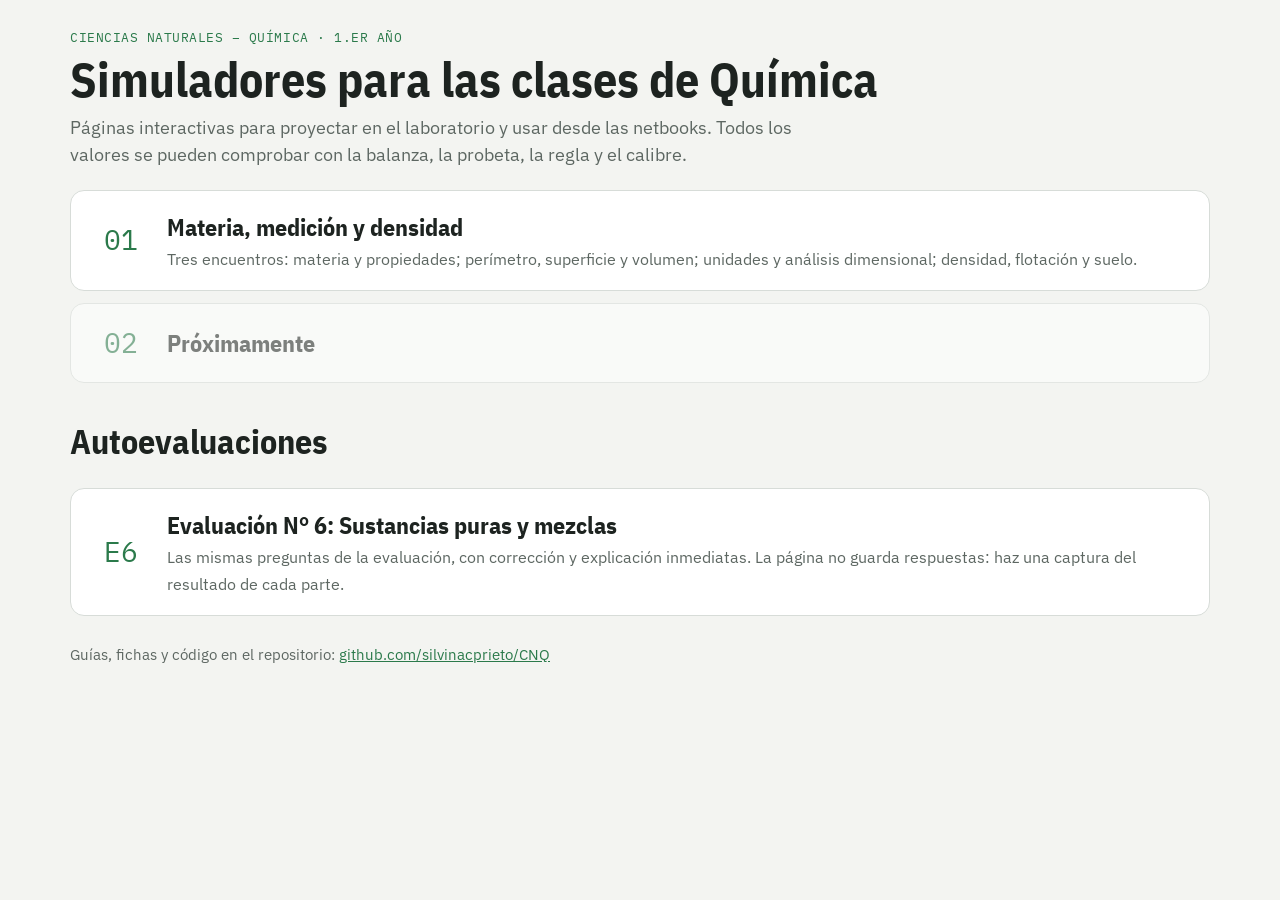
<file: index.html>
<!DOCTYPE html>
<html lang="es">
<head>
<meta charset="utf-8">
<meta name="viewport" content="width=device-width, initial-scale=1">
<title>Ciencias Naturales – Química · 1.er año</title>
<link rel="preconnect" href="https://fonts.googleapis.com">
<link rel="preconnect" href="https://fonts.gstatic.com" crossorigin>
<link href="https://fonts.googleapis.com/css2?family=IBM+Plex+Mono:wght@400;600&family=IBM+Plex+Sans+Condensed:wght@500;700&family=IBM+Plex+Sans:wght@400;600&display=swap" rel="stylesheet">
<link rel="stylesheet" href="clases/01-materia-medicion-densidad/simuladores/estilo.css">
<style>
.clases { display: grid; gap: 12px; }
a.clase, div.clase {
  display: grid; grid-template-columns: 64px 1fr; gap: 14px; align-items: center;
  background: var(--surface); border: 1px solid var(--line); border-radius: 14px; padding: 18px; text-decoration: none; color: var(--ink);
}
a.clase:hover, a.clase:focus-visible { border-color: var(--accent); outline: none; }
.clase .n { font-family: var(--font-mono); font-size: 28px; color: var(--accent); text-align: center; }
.clase .t { font-family: var(--font-display); font-size: 24px; font-weight: 700; display: block; }
.clase .d { font-size: 16px; color: var(--muted); }
.pendiente { opacity: .55; }
</style>
</head>
<body>
<header class="top">
  <div class="kicker">CIENCIAS NATURALES – QUÍMICA · 1.ER AÑO</div>
  <h1>Simuladores para las clases de Química</h1>
  <p class="lead">Páginas interactivas para proyectar en el laboratorio y usar desde las netbooks. Todos los valores se pueden comprobar con la balanza, la probeta, la regla y el calibre.</p>
</header>
<main>
  <div class="clases">
    <a class="clase" href="clases/01-materia-medicion-densidad/simuladores/">
      <span class="n">01</span>
      <span><span class="t">Materia, medición y densidad</span><span class="d">Tres encuentros: materia y propiedades; perímetro, superficie y volumen; unidades y análisis dimensional; densidad, flotación y suelo.</span></span>
    </a>
    <div class="clase pendiente">
      <span class="n">02</span>
      <span><span class="t">Próximamente</span></span>
    </div>
  </div>
  <h2 style="margin-top:12px">Autoevaluaciones</h2>
  <div class="clases">
    <a class="clase" href="evaluaciones/06-sustancias-puras-y-mezclas/">
      <span class="n">E6</span>
      <span><span class="t">Evaluación N° 6: Sustancias puras y mezclas</span><span class="d">Las mismas preguntas de la evaluación, con corrección y explicación inmediatas. La página no guarda respuestas: haz una captura del resultado de cada parte.</span></span>
    </a>
  </div>
  <p class="nota">Guías, fichas y código en el repositorio: <a href="https://github.com/silvinacprieto/CNQ">github.com/silvinacprieto/CNQ</a></p>
</main>
</body>
</html>
</file>
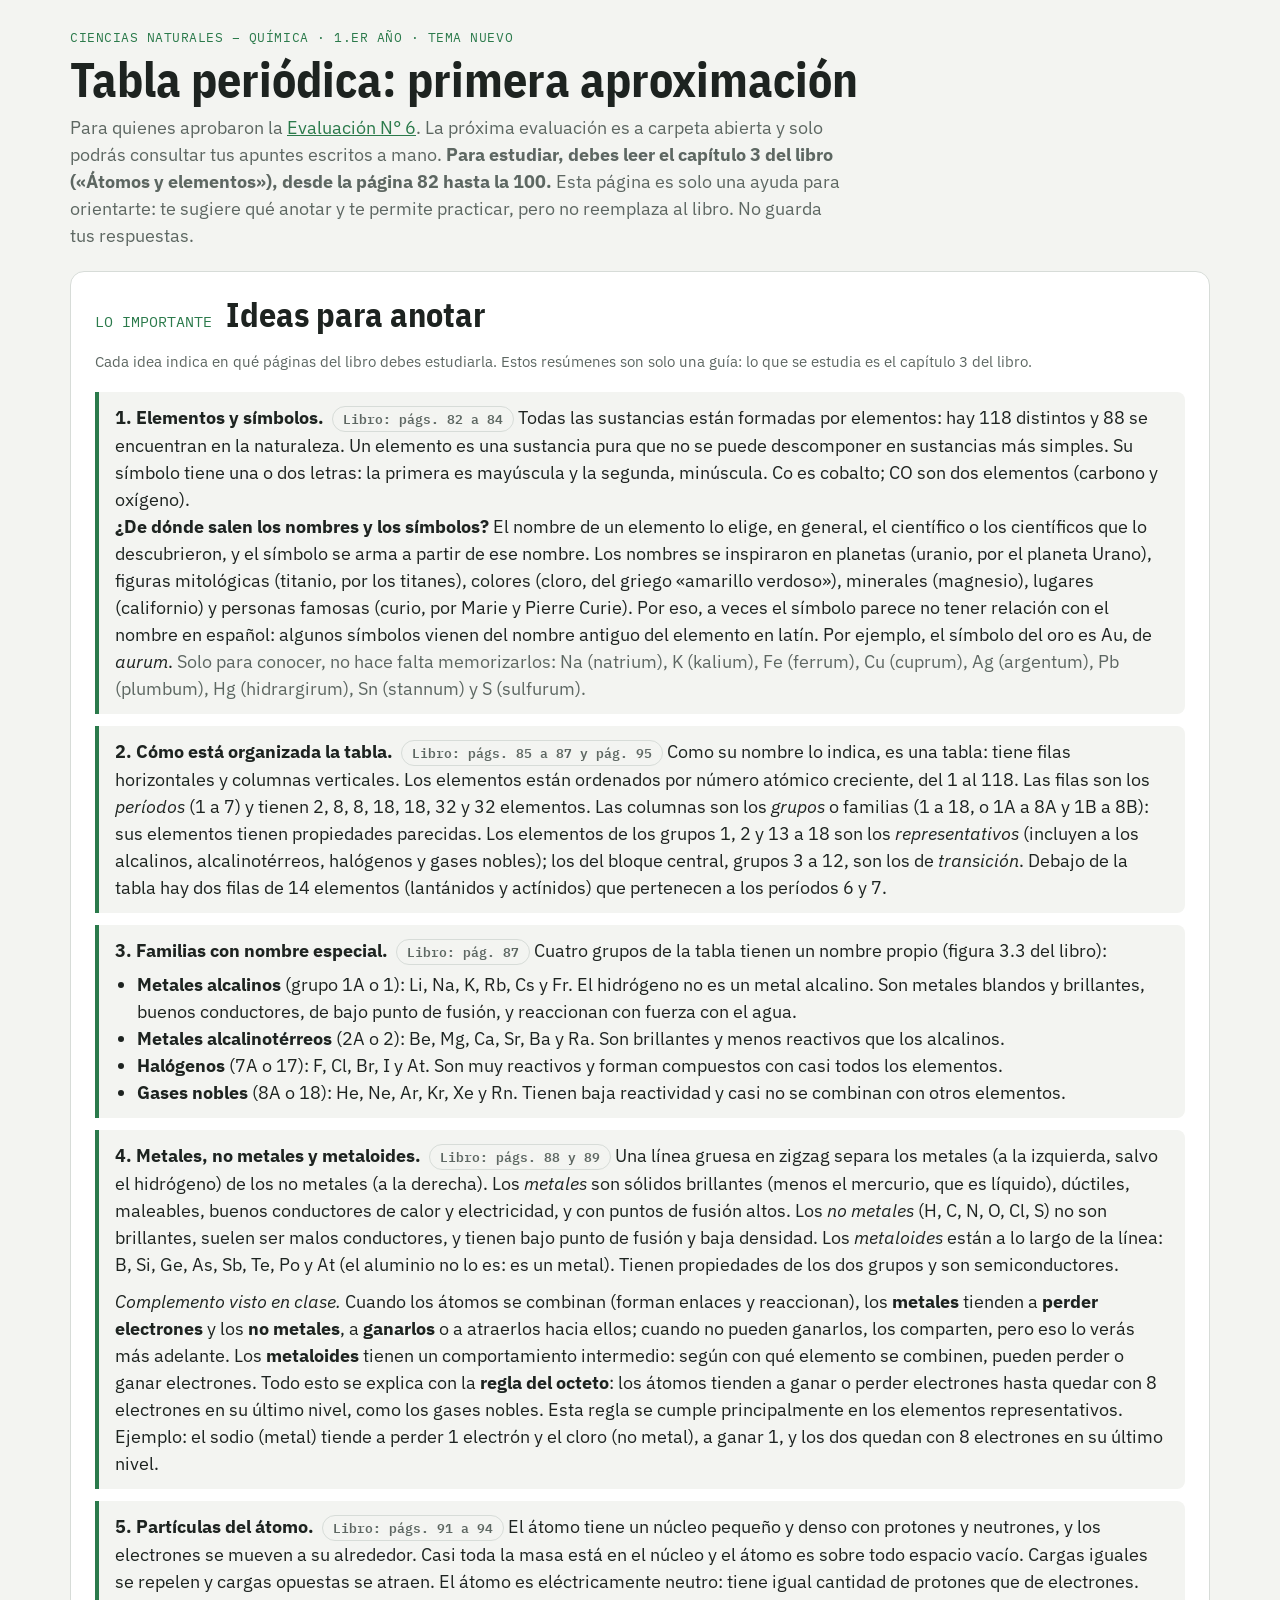
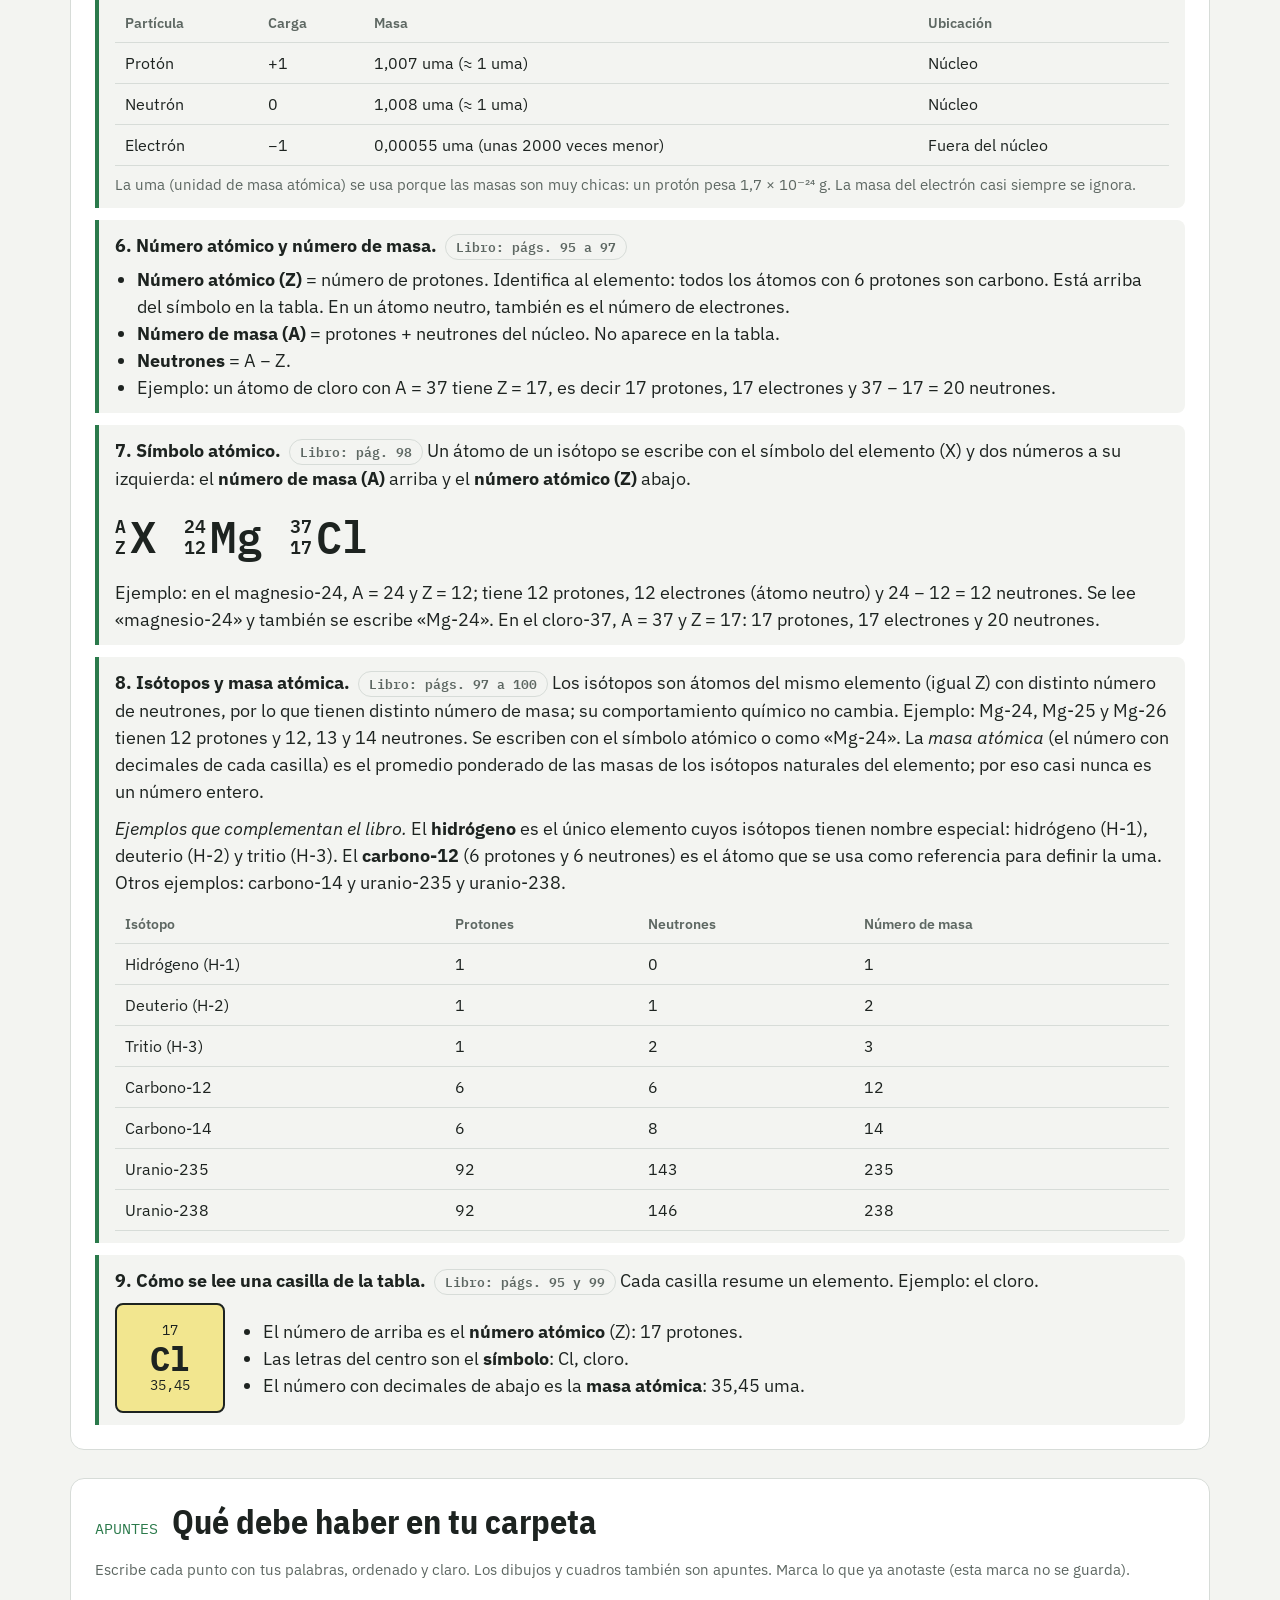
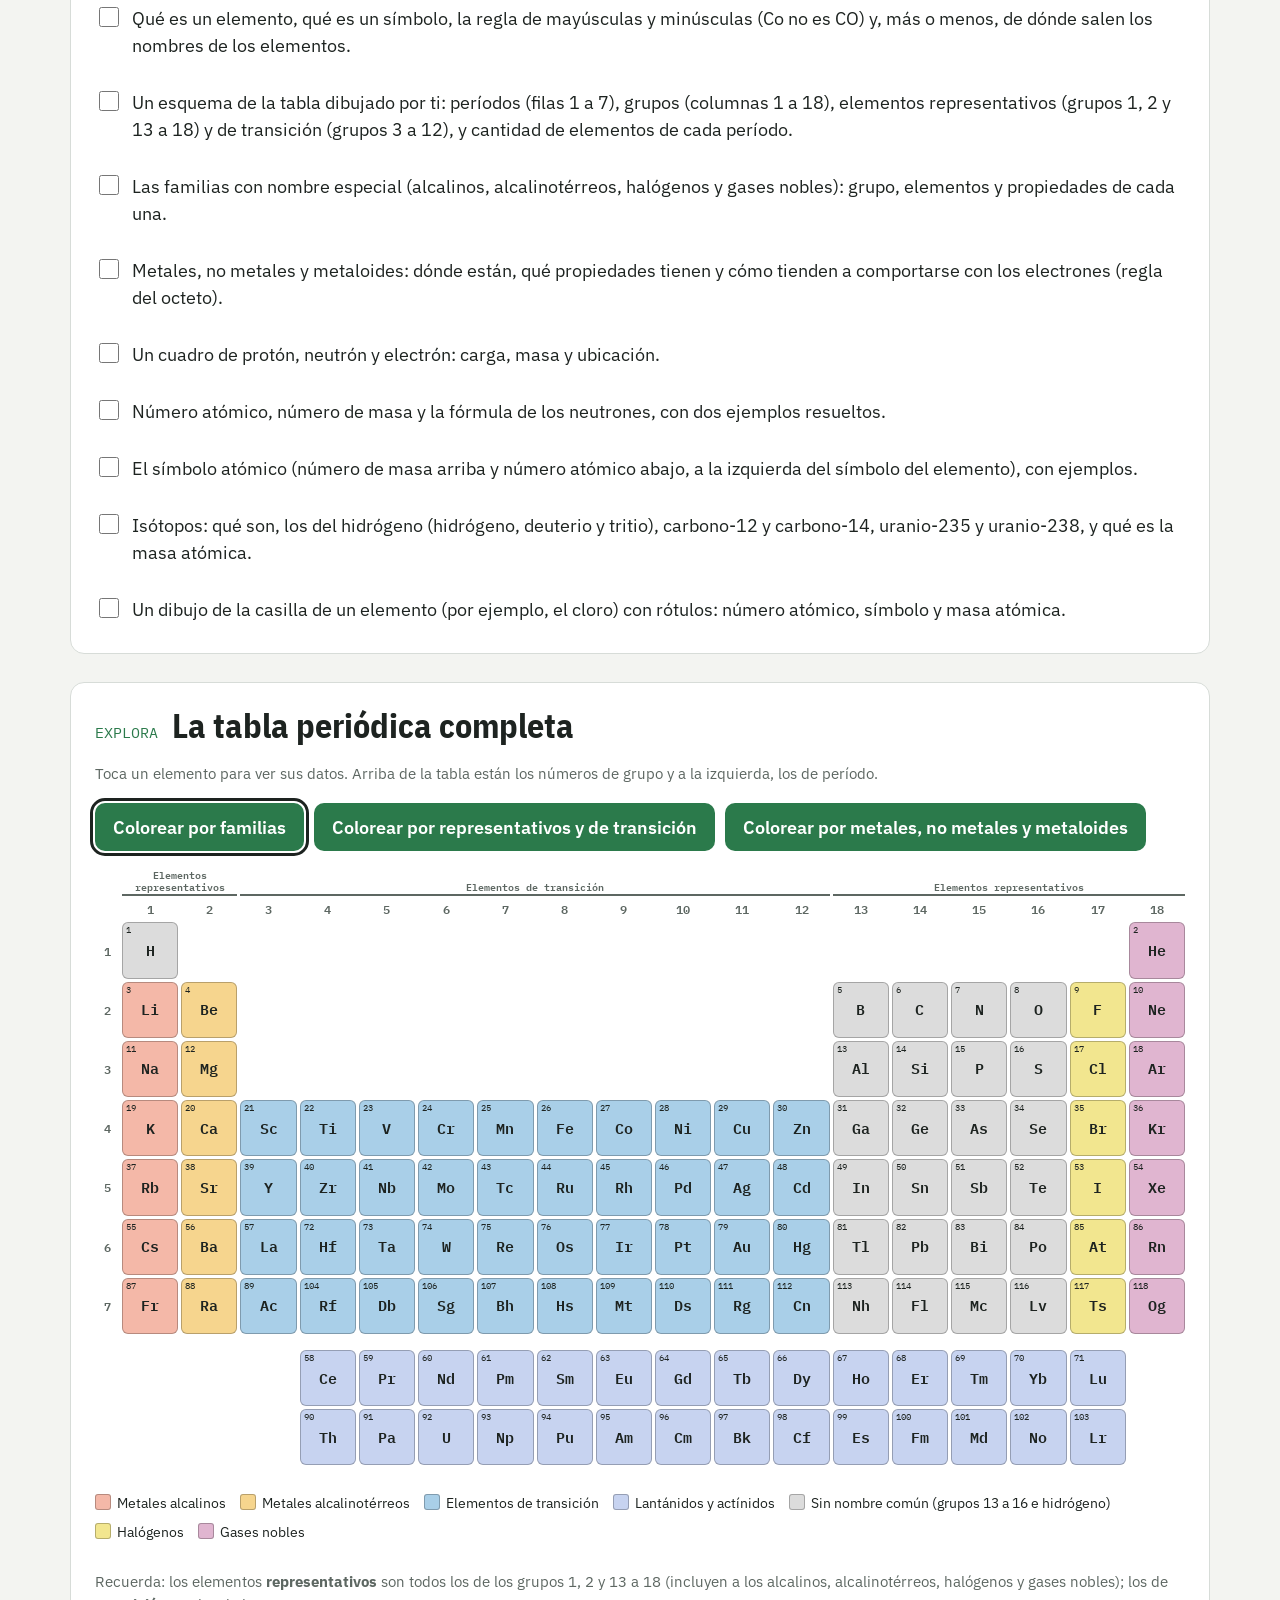
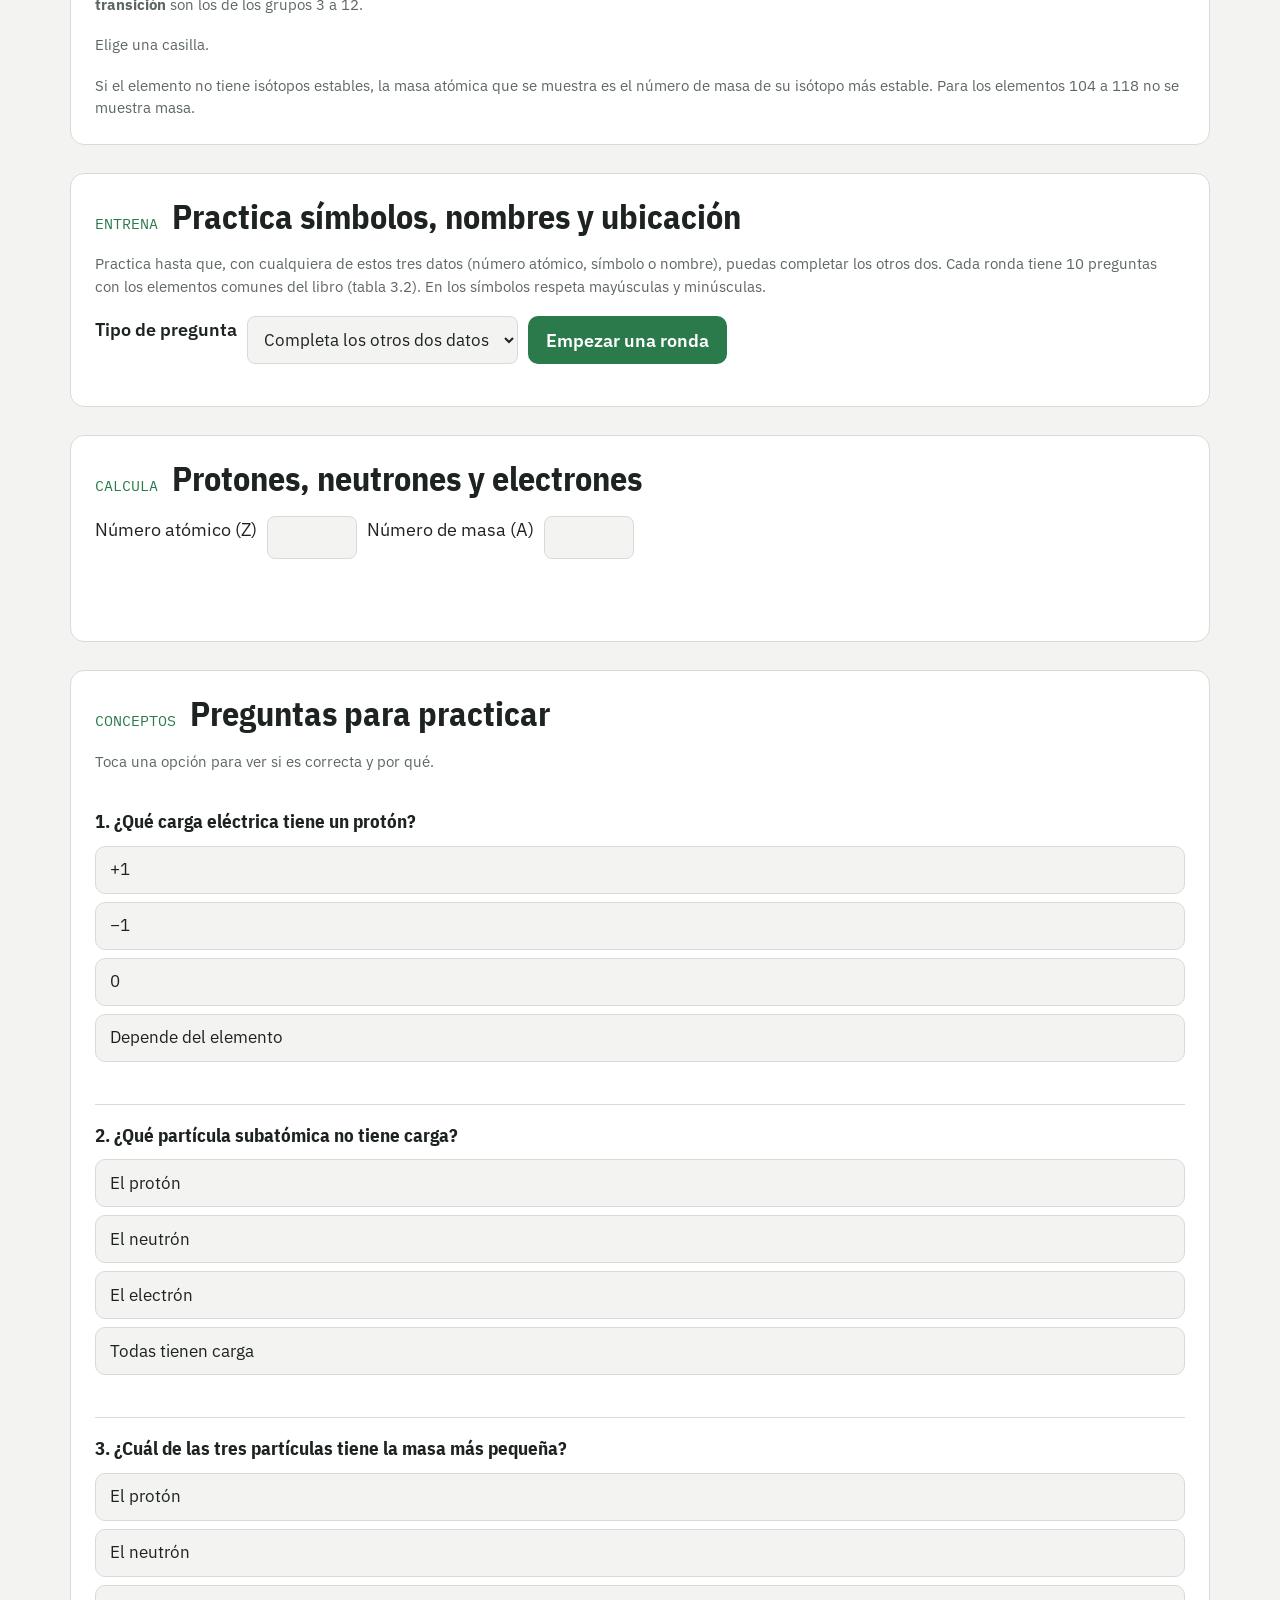
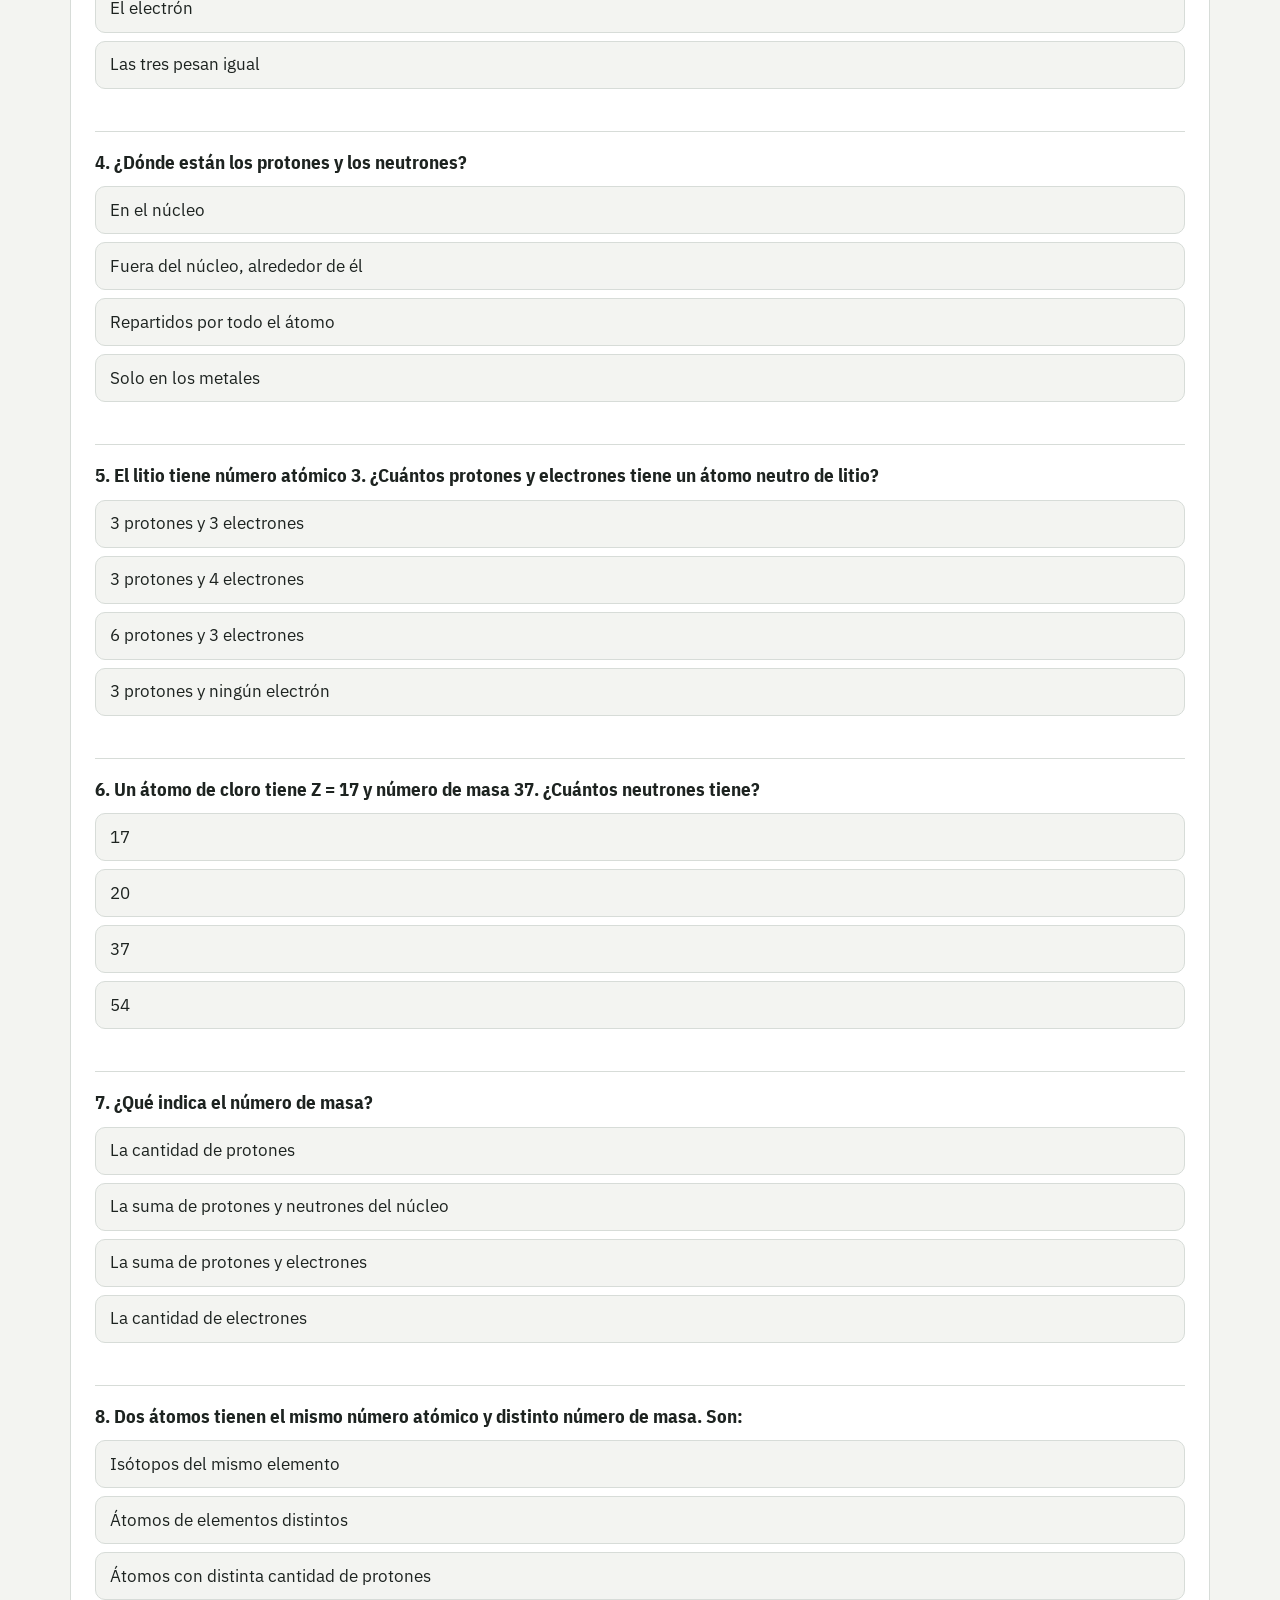
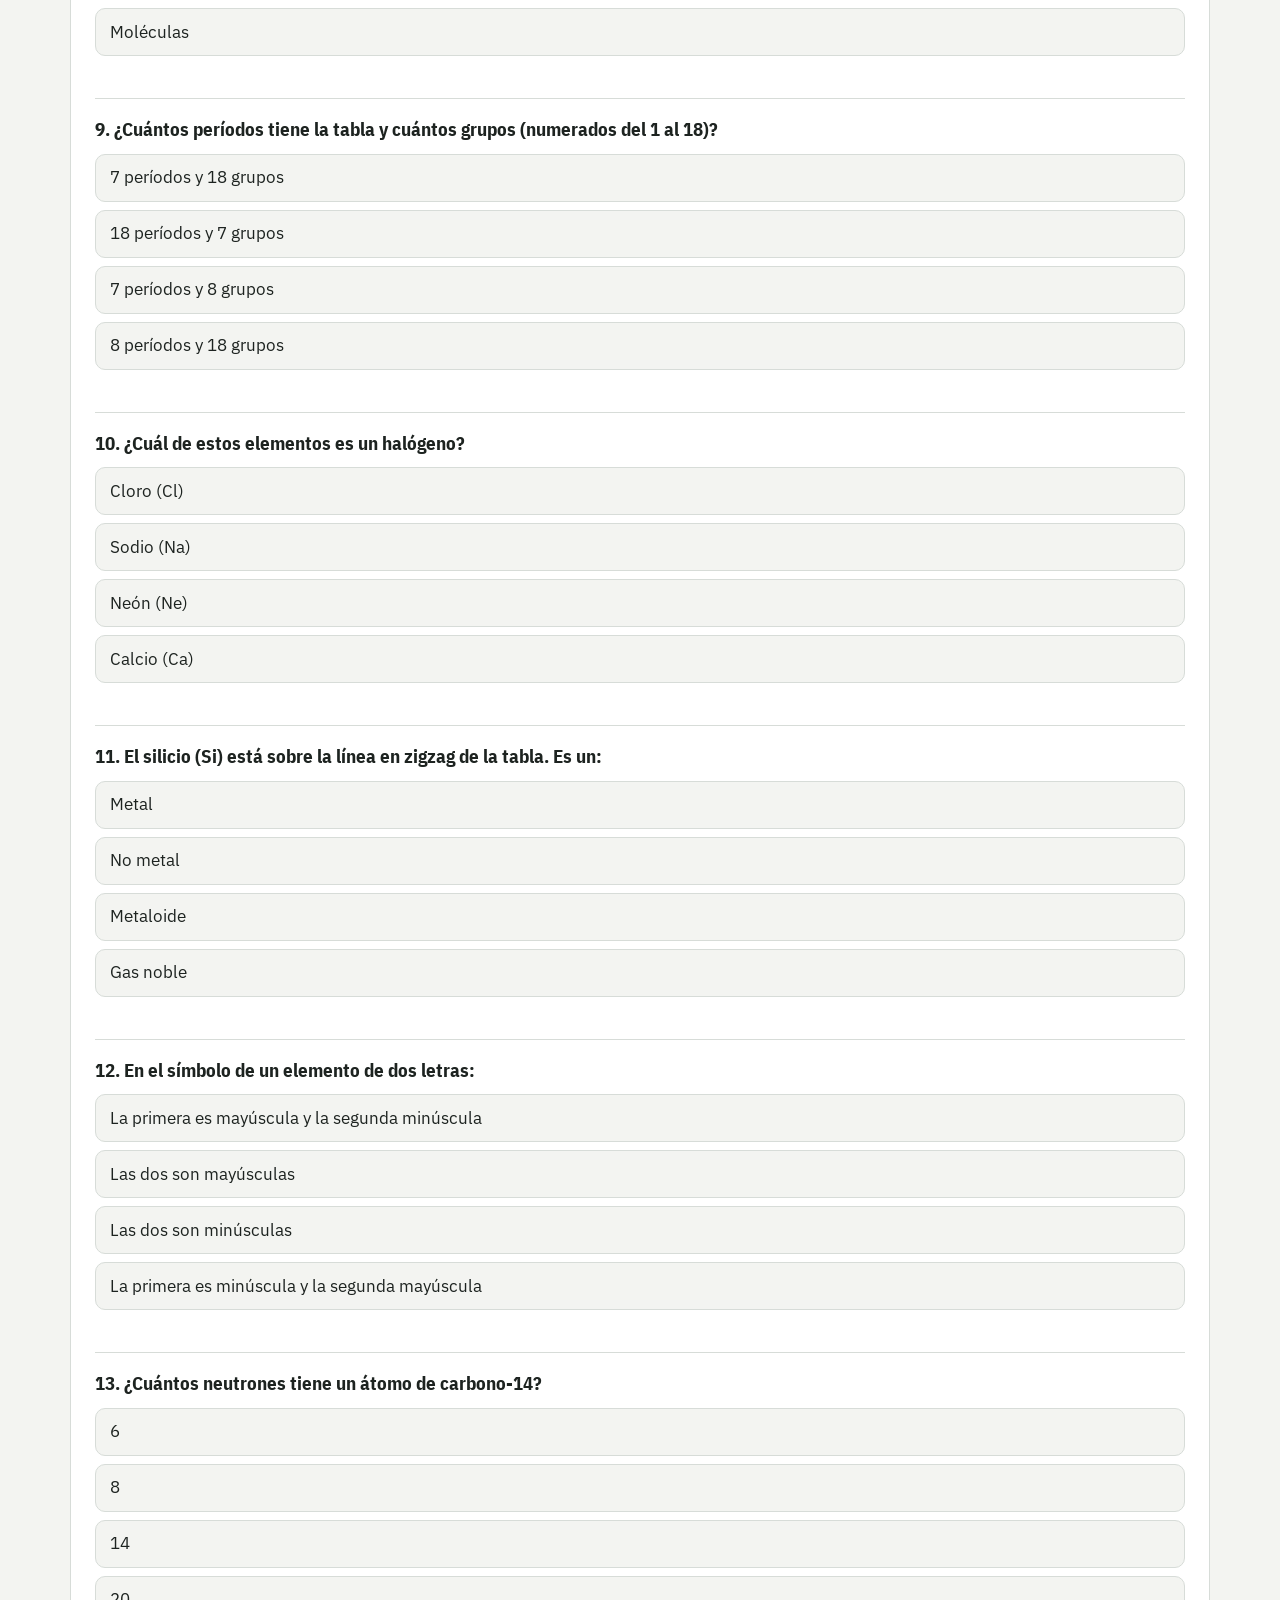
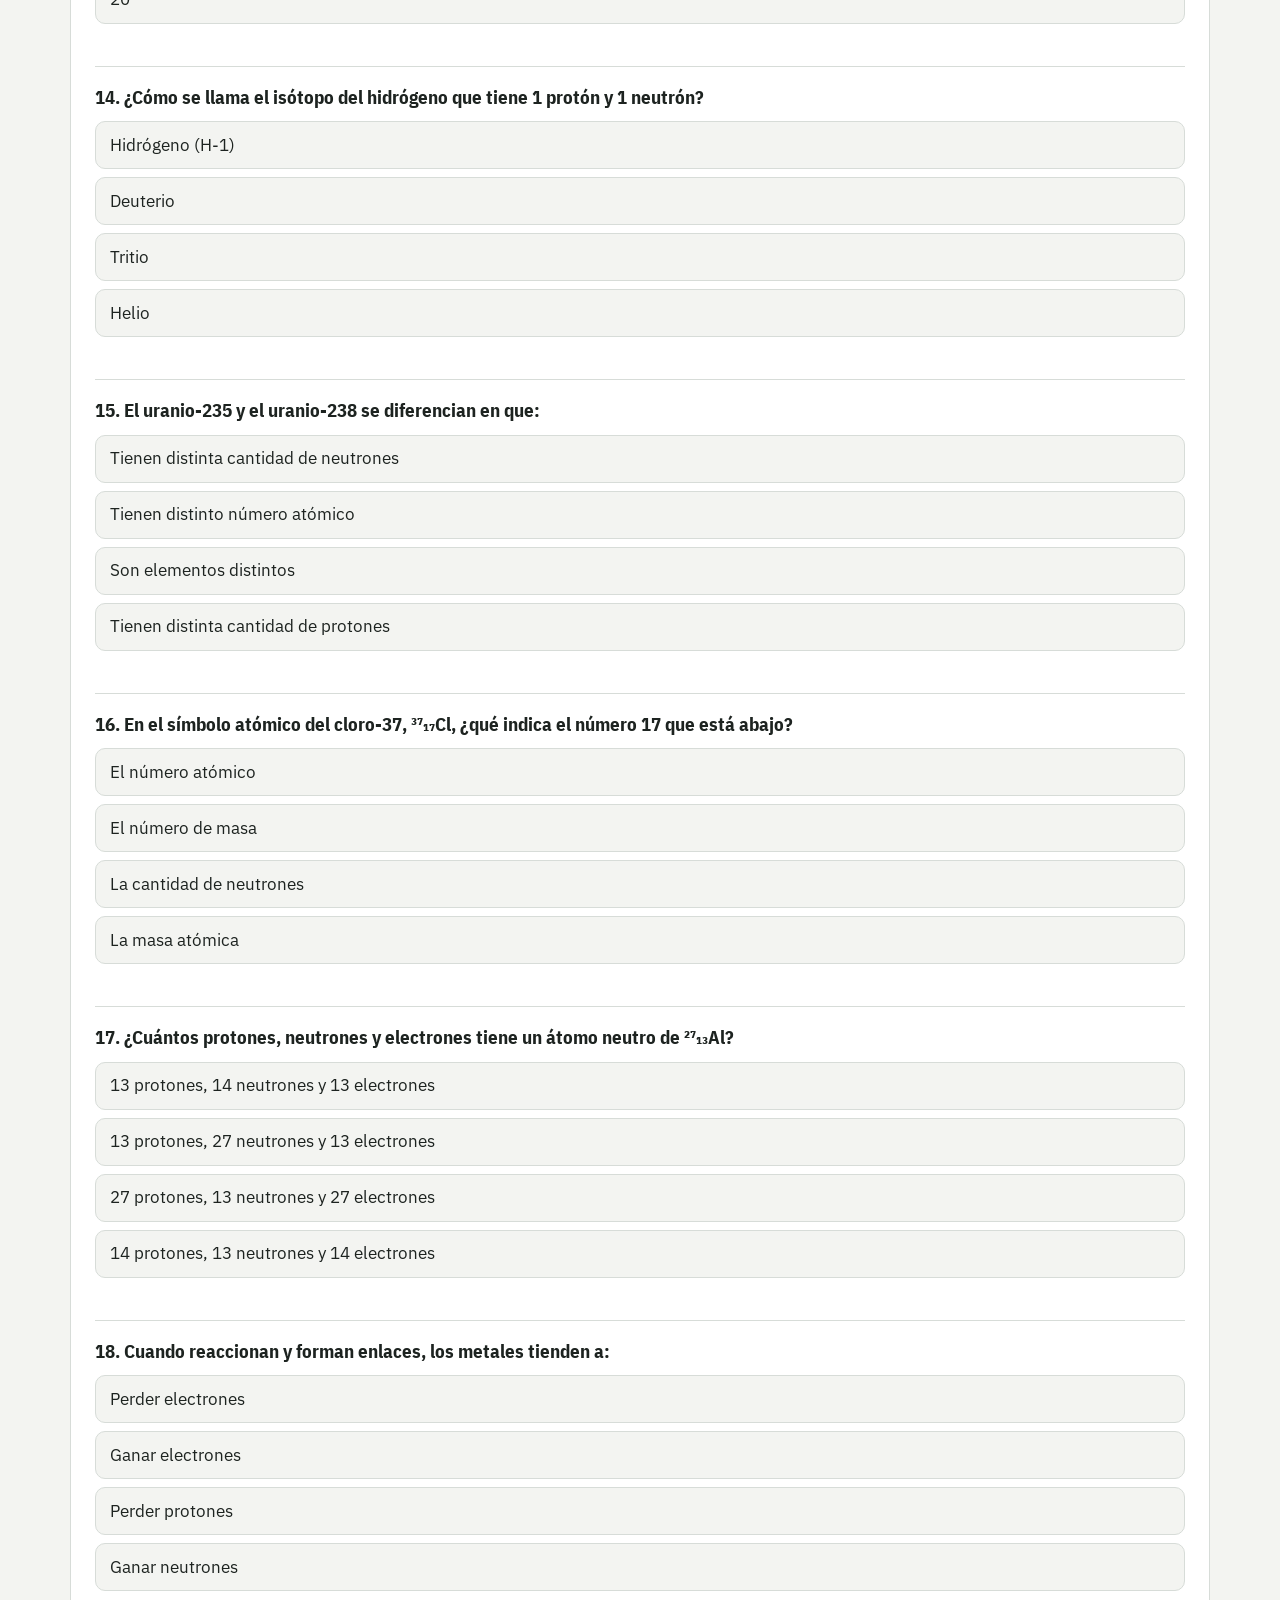
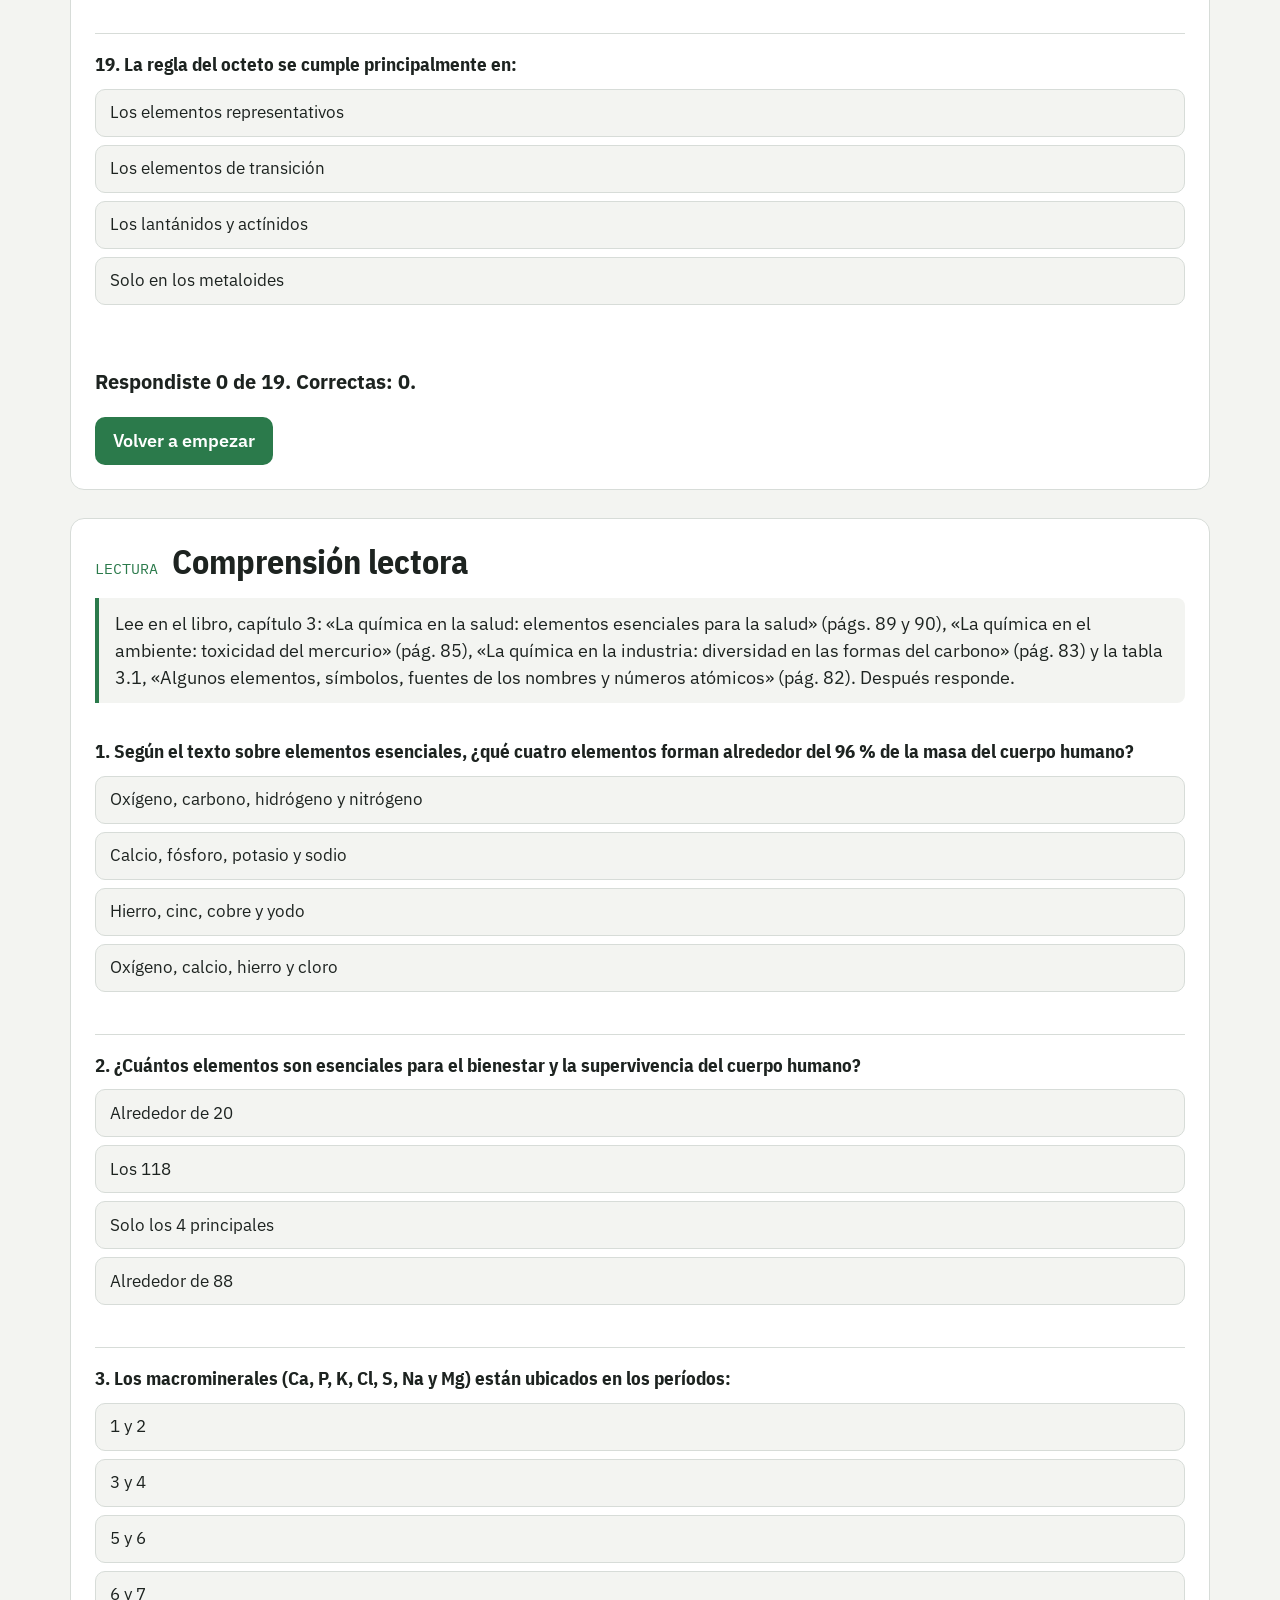
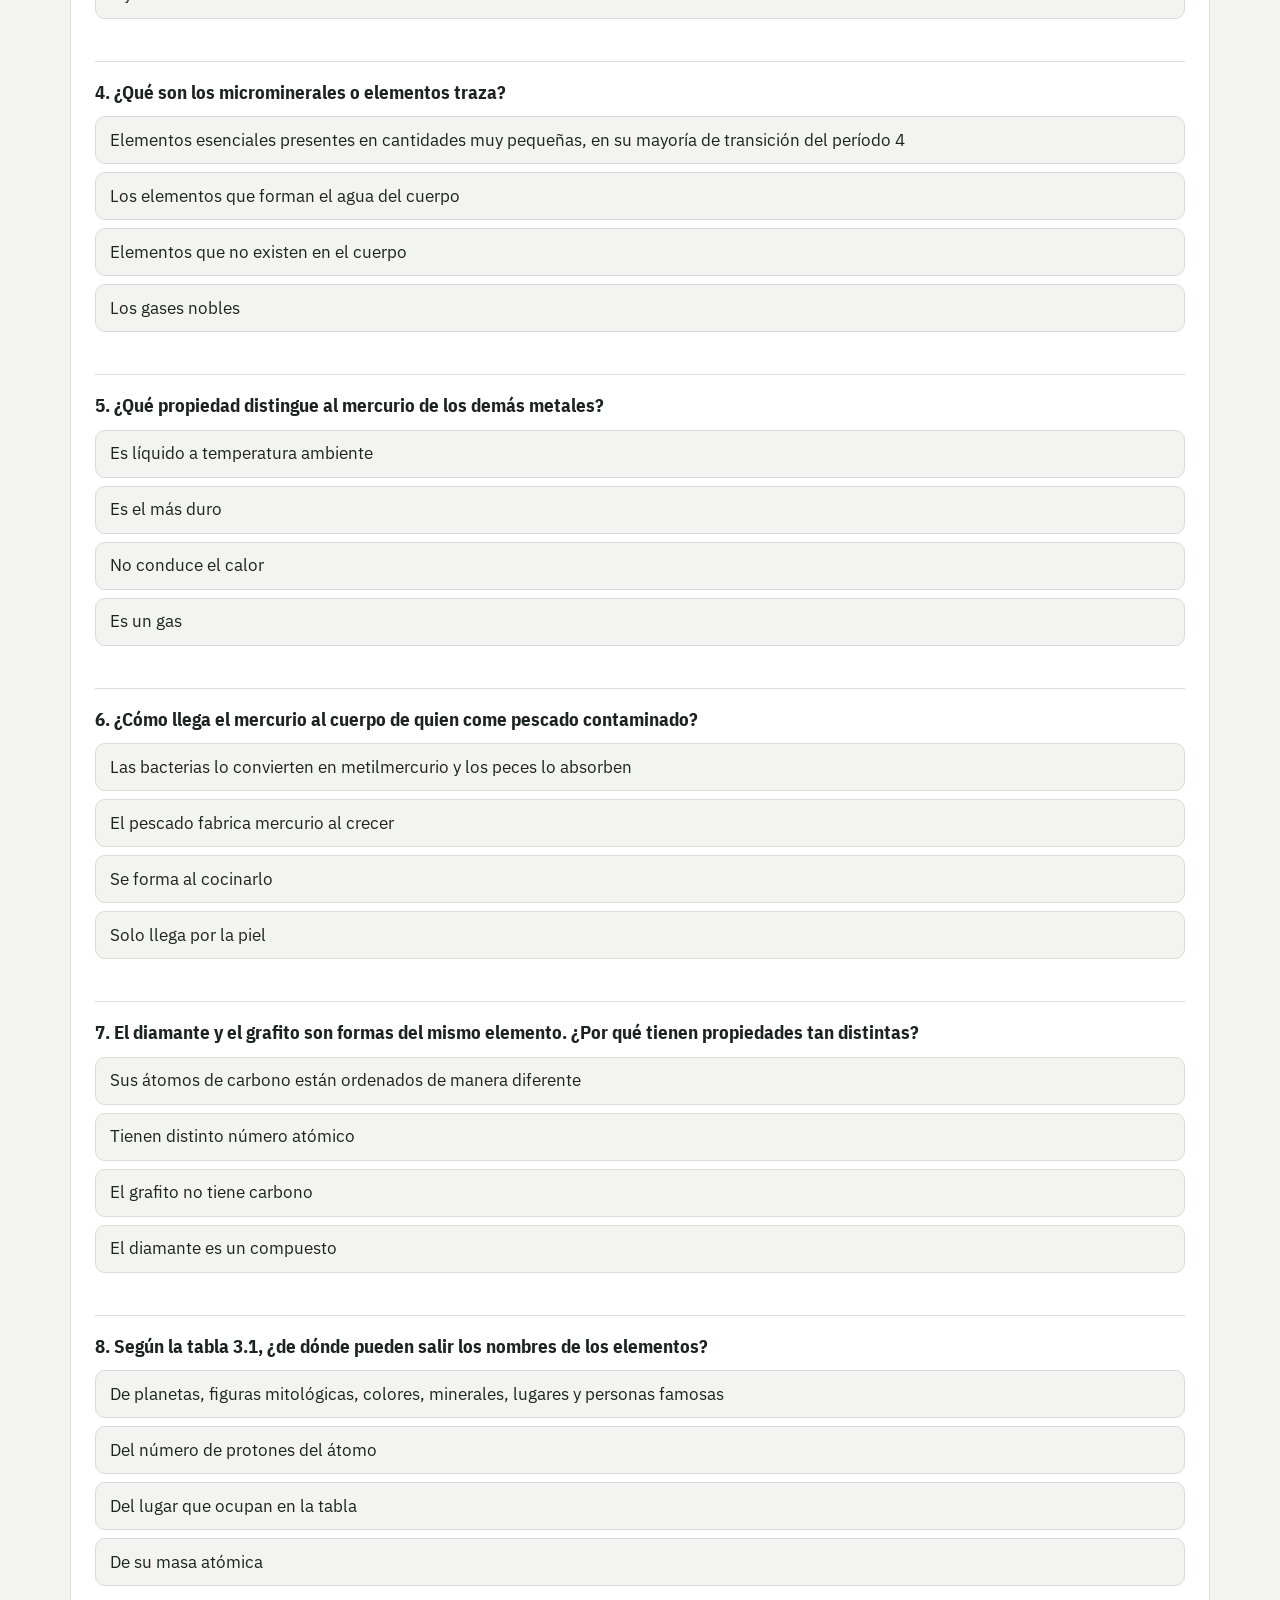
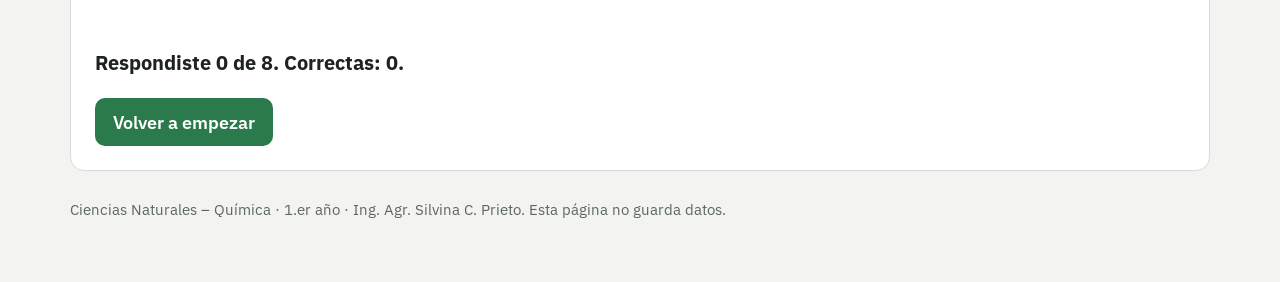
<file: clases/02-tabla-periodica/index.html>
<!DOCTYPE html>
<html lang="es">
<head>
<meta charset="utf-8">
<meta name="viewport" content="width=device-width, initial-scale=1">
<title>Tabla periódica: primera aproximación</title>
<link rel="preconnect" href="https://fonts.googleapis.com">
<link rel="preconnect" href="https://fonts.gstatic.com" crossorigin>
<link href="https://fonts.googleapis.com/css2?family=IBM+Plex+Mono:wght@400;600&family=IBM+Plex+Sans+Condensed:wght@500;700&family=IBM+Plex+Sans:wght@400;600&display=swap" rel="stylesheet">
<link rel="stylesheet" href="../01-materia-medicion-densidad/simuladores/estilo.css">
<link rel="stylesheet" href="../../recursos/practica.css">
<style>
.pt{grid-template-columns:24px repeat(18,minmax(40px,1fr));grid-template-rows:auto auto repeat(7,auto) 10px repeat(2,auto)}
.brk{font:600 10px var(--font-mono);text-align:center;border-bottom:2px solid var(--muted);color:var(--muted);padding-bottom:2px;line-height:1.15;align-self:end}
.simat{display:inline-flex;align-items:center;font:600 44px var(--font-mono)}
.simat .nums{display:flex;flex-direction:column;font-size:18px;line-height:1.15;margin-right:4px;text-align:right}
.ref{display:inline-block;font:600 13px var(--font-mono);color:var(--muted);border:1px solid var(--line);border-radius:999px;padding:1px 10px;margin-left:4px;white-space:nowrap}
.casilla{display:flex;flex-direction:column;align-items:center;justify-content:center;width:110px;height:110px;border:2px solid var(--ink);border-radius:8px;background:#f2e68f;color:#1d2320;font-family:var(--font-mono)}
.casilla b{font-size:34px;line-height:1}.casilla small,.casilla span{font-size:14px}
.boton[aria-pressed="true"]{outline:3px solid var(--ink);outline-offset:2px}
.lab{font:600 12px var(--font-mono);color:var(--muted);display:grid;place-items:center}
.apun label{display:flex;gap:10px;align-items:flex-start;padding:6px 0}
.apun input{width:20px;height:20px;accent-color:var(--accent);flex:none;margin-top:2px}
select,input[type=text],input[type=number]{font:inherit;font-size:17px;padding:8px 12px;border:1px solid var(--line);border-radius:8px;background:var(--bg);color:var(--ink)}
.entr input{min-width:220px}
.idea ul{margin:6px 0 0;padding-left:22px}
.ley-tabla{margin:10px 0}
</style>
</head>
<body>
<header class="top">
  <div class="kicker">CIENCIAS NATURALES – QUÍMICA · 1.ER AÑO · TEMA NUEVO</div>
  <h1>Tabla periódica: primera aproximación</h1>
  <p class="lead">Para quienes aprobaron la <a href="../../evaluaciones/06-sustancias-puras-y-mezclas/">Evaluación N° 6</a>. La próxima evaluación es a carpeta abierta y solo podrás consultar tus apuntes escritos a mano. <strong>Para estudiar, debes leer el capítulo 3 del libro («Átomos y elementos»), desde la página 82 hasta la 100.</strong> Esta página es solo una ayuda para orientarte: te sugiere qué anotar y te permite practicar, pero no reemplaza al libro. No guarda tus respuestas.</p>
</header>
<main>

<section class="bloque">
  <div class="titulo"><span class="num">LO IMPORTANTE</span><h2>Ideas para anotar</h2></div>
  <p class="nota">Cada idea indica en qué páginas del libro debes estudiarla. Estos resúmenes son solo una guía: lo que se estudia es el capítulo 3 del libro.</p>
  <div class="ideas">
    <div class="idea"><strong>1. Elementos y símbolos.</strong> <span class="ref">Libro: págs. 82 a 84</span> Todas las sustancias están formadas por elementos: hay 118 distintos y 88 se encuentran en la naturaleza. Un elemento es una sustancia pura que no se puede descomponer en sustancias más simples. Su símbolo tiene una o dos letras: la primera es mayúscula y la segunda, minúscula. Co es cobalto; CO son dos elementos (carbono y oxígeno). <br><strong>¿De dónde salen los nombres y los símbolos?</strong> El nombre de un elemento lo elige, en general, el científico o los científicos que lo descubrieron, y el símbolo se arma a partir de ese nombre. Los nombres se inspiraron en planetas (uranio, por el planeta Urano), figuras mitológicas (titanio, por los titanes), colores (cloro, del griego «amarillo verdoso»), minerales (magnesio), lugares (californio) y personas famosas (curio, por Marie y Pierre Curie). Por eso, a veces el símbolo parece no tener relación con el nombre en español: algunos símbolos vienen del nombre antiguo del elemento en latín. Por ejemplo, el símbolo del oro es Au, de <em>aurum</em>. <span style="color:var(--muted)">Solo para conocer, no hace falta memorizarlos: Na (natrium), K (kalium), Fe (ferrum), Cu (cuprum), Ag (argentum), Pb (plumbum), Hg (hidrargirum), Sn (stannum) y S (sulfurum).</span></div>
    <div class="idea"><strong>2. Cómo está organizada la tabla.</strong> <span class="ref">Libro: págs. 85 a 87 y pág. 95</span> Como su nombre lo indica, es una tabla: tiene filas horizontales y columnas verticales. Los elementos están ordenados por número atómico creciente, del 1 al 118. Las filas son los <em>períodos</em> (1 a 7) y tienen 2, 8, 8, 18, 18, 32 y 32 elementos. Las columnas son los <em>grupos</em> o familias (1 a 18, o 1A a 8A y 1B a 8B): sus elementos tienen propiedades parecidas. Los elementos de los grupos 1, 2 y 13 a 18 son los <em>representativos</em> (incluyen a los alcalinos, alcalinotérreos, halógenos y gases nobles); los del bloque central, grupos 3 a 12, son los de <em>transición</em>. Debajo de la tabla hay dos filas de 14 elementos (lantánidos y actínidos) que pertenecen a los períodos 6 y 7.</div>
    <div class="idea"><strong>3. Familias con nombre especial.</strong> <span class="ref">Libro: pág. 87</span> Cuatro grupos de la tabla tienen un nombre propio (figura 3.3 del libro):
      <ul>
        <li><strong>Metales alcalinos</strong> (grupo 1A o 1): Li, Na, K, Rb, Cs y Fr. El hidrógeno no es un metal alcalino. Son metales blandos y brillantes, buenos conductores, de bajo punto de fusión, y reaccionan con fuerza con el agua.</li>
        <li><strong>Metales alcalinotérreos</strong> (2A o 2): Be, Mg, Ca, Sr, Ba y Ra. Son brillantes y menos reactivos que los alcalinos.</li>
        <li><strong>Halógenos</strong> (7A o 17): F, Cl, Br, I y At. Son muy reactivos y forman compuestos con casi todos los elementos.</li>
        <li><strong>Gases nobles</strong> (8A o 18): He, Ne, Ar, Kr, Xe y Rn. Tienen baja reactividad y casi no se combinan con otros elementos.</li>
      </ul></div>
    <div class="idea"><strong>4. Metales, no metales y metaloides.</strong> <span class="ref">Libro: págs. 88 y 89</span> Una línea gruesa en zigzag separa los metales (a la izquierda, salvo el hidrógeno) de los no metales (a la derecha). Los <em>metales</em> son sólidos brillantes (menos el mercurio, que es líquido), dúctiles, maleables, buenos conductores de calor y electricidad, y con puntos de fusión altos. Los <em>no metales</em> (H, C, N, O, Cl, S) no son brillantes, suelen ser malos conductores, y tienen bajo punto de fusión y baja densidad. Los <em>metaloides</em> están a lo largo de la línea: B, Si, Ge, As, Sb, Te, Po y At (el aluminio no lo es: es un metal). Tienen propiedades de los dos grupos y son semiconductores.
      <p style="margin:10px 0 0"><em>Complemento visto en clase.</em> Cuando los átomos se combinan (forman enlaces y reaccionan), los <strong>metales</strong> tienden a <strong>perder electrones</strong> y los <strong>no metales</strong>, a <strong>ganarlos</strong> o a atraerlos hacia ellos; cuando no pueden ganarlos, los comparten, pero eso lo verás más adelante. Los <strong>metaloides</strong> tienen un comportamiento intermedio: según con qué elemento se combinen, pueden perder o ganar electrones. Todo esto se explica con la <strong>regla del octeto</strong>: los átomos tienden a ganar o perder electrones hasta quedar con 8 electrones en su último nivel, como los gases nobles. Esta regla se cumple principalmente en los elementos representativos. Ejemplo: el sodio (metal) tiende a perder 1 electrón y el cloro (no metal), a ganar 1, y los dos quedan con 8 electrones en su último nivel.</p></div>
    <div class="idea"><strong>5. Partículas del átomo.</strong> <span class="ref">Libro: págs. 91 a 94</span> El átomo tiene un núcleo pequeño y denso con protones y neutrones, y los electrones se mueven a su alrededor. Casi toda la masa está en el núcleo y el átomo es sobre todo espacio vacío. Cargas iguales se repelen y cargas opuestas se atraen. El átomo es eléctricamente neutro: tiene igual cantidad de protones que de electrones.
      <div class="tabla-wrap"><table style="margin-top:10px"><thead><tr><th>Partícula</th><th>Carga</th><th>Masa</th><th>Ubicación</th></tr></thead><tbody>
        <tr><td>Protón</td><td>+1</td><td>1,007 uma (≈ 1 uma)</td><td>Núcleo</td></tr>
        <tr><td>Neutrón</td><td>0</td><td>1,008 uma (≈ 1 uma)</td><td>Núcleo</td></tr>
        <tr><td>Electrón</td><td>−1</td><td>0,00055 uma (unas 2000 veces menor)</td><td>Fuera del núcleo</td></tr>
      </tbody></table></div>
      <p class="nota" style="margin-top:8px">La uma (unidad de masa atómica) se usa porque las masas son muy chicas: un protón pesa 1,7 × 10⁻²⁴ g. La masa del electrón casi siempre se ignora.</p></div>
    <div class="idea"><strong>6. Número atómico y número de masa.</strong> <span class="ref">Libro: págs. 95 a 97</span>
      <ul>
        <li><strong>Número atómico (Z)</strong> = número de protones. Identifica al elemento: todos los átomos con 6 protones son carbono. Está arriba del símbolo en la tabla. En un átomo neutro, también es el número de electrones.</li>
        <li><strong>Número de masa (A)</strong> = protones + neutrones del núcleo. No aparece en la tabla.</li>
        <li><strong>Neutrones</strong> = A − Z.</li>
        <li>Ejemplo: un átomo de cloro con A = 37 tiene Z = 17, es decir 17 protones, 17 electrones y 37 − 17 = 20 neutrones.</li>
      </ul></div>
    <div class="idea"><strong>7. Símbolo atómico.</strong> <span class="ref">Libro: pág. 98</span> Un átomo de un isótopo se escribe con el símbolo del elemento (X) y dos números a su izquierda: el <strong>número de masa (A)</strong> arriba y el <strong>número atómico (Z)</strong> abajo.
      <div style="display:flex;gap:28px;align-items:center;flex-wrap:wrap;margin:10px 0">
        <span class="simat"><span class="nums"><span>A</span><span>Z</span></span>X</span>
        <span class="simat"><span class="nums"><span>24</span><span>12</span></span>Mg</span>
        <span class="simat"><span class="nums"><span>37</span><span>17</span></span>Cl</span>
      </div>
      Ejemplo: en el magnesio-24, A = 24 y Z = 12; tiene 12 protones, 12 electrones (átomo neutro) y 24 − 12 = 12 neutrones. Se lee «magnesio-24» y también se escribe «Mg-24». En el cloro-37, A = 37 y Z = 17: 17 protones, 17 electrones y 20 neutrones.</div>
    <div class="idea"><strong>8. Isótopos y masa atómica.</strong> <span class="ref">Libro: págs. 97 a 100</span> Los isótopos son átomos del mismo elemento (igual Z) con distinto número de neutrones, por lo que tienen distinto número de masa; su comportamiento químico no cambia. Ejemplo: Mg-24, Mg-25 y Mg-26 tienen 12 protones y 12, 13 y 14 neutrones. Se escriben con el símbolo atómico o como «Mg-24». La <em>masa atómica</em> (el número con decimales de cada casilla) es el promedio ponderado de las masas de los isótopos naturales del elemento; por eso casi nunca es un número entero.
      <p style="margin:10px 0 0"><em>Ejemplos que complementan el libro.</em> El <strong>hidrógeno</strong> es el único elemento cuyos isótopos tienen nombre especial: hidrógeno (H-1), deuterio (H-2) y tritio (H-3). El <strong>carbono-12</strong> (6 protones y 6 neutrones) es el átomo que se usa como referencia para definir la uma. Otros ejemplos: carbono-14 y uranio-235 y uranio-238.</p>
      <div class="tabla-wrap"><table style="margin-top:10px"><thead><tr><th>Isótopo</th><th>Protones</th><th>Neutrones</th><th>Número de masa</th></tr></thead><tbody>
        <tr><td>Hidrógeno (H-1)</td><td>1</td><td>0</td><td>1</td></tr>
        <tr><td>Deuterio (H-2)</td><td>1</td><td>1</td><td>2</td></tr>
        <tr><td>Tritio (H-3)</td><td>1</td><td>2</td><td>3</td></tr>
        <tr><td>Carbono-12</td><td>6</td><td>6</td><td>12</td></tr>
        <tr><td>Carbono-14</td><td>6</td><td>8</td><td>14</td></tr>
        <tr><td>Uranio-235</td><td>92</td><td>143</td><td>235</td></tr>
        <tr><td>Uranio-238</td><td>92</td><td>146</td><td>238</td></tr>
      </tbody></table></div></div>
    <div class="idea"><strong>9. Cómo se lee una casilla de la tabla.</strong> <span class="ref">Libro: págs. 95 y 99</span> Cada casilla resume un elemento. Ejemplo: el cloro.
      <div style="display:flex;gap:18px;align-items:center;flex-wrap:wrap;margin-top:8px">
        <div class="casilla"><small>17</small><b>Cl</b><span>35,45</span></div>
        <ul style="margin:0;padding-left:20px"><li>El número de arriba es el <strong>número atómico</strong> (Z): 17 protones.</li><li>Las letras del centro son el <strong>símbolo</strong>: Cl, cloro.</li><li>El número con decimales de abajo es la <strong>masa atómica</strong>: 35,45 uma.</li></ul>
      </div></div>
  </div>
</section>

<section class="bloque apun">
  <div class="titulo"><span class="num">APUNTES</span><h2>Qué debe haber en tu carpeta</h2></div>
  <p class="nota">Escribe cada punto con tus palabras, ordenado y claro. Los dibujos y cuadros también son apuntes. Marca lo que ya anotaste (esta marca no se guarda).</p>
  <label><input type="checkbox"> Qué es un elemento, qué es un símbolo, la regla de mayúsculas y minúsculas (Co no es CO) y, más o menos, de dónde salen los nombres de los elementos.</label>
  <label><input type="checkbox"> Un esquema de la tabla dibujado por ti: períodos (filas 1 a 7), grupos (columnas 1 a 18), elementos representativos (grupos 1, 2 y 13 a 18) y de transición (grupos 3 a 12), y cantidad de elementos de cada período.</label>
  <label><input type="checkbox"> Las familias con nombre especial (alcalinos, alcalinotérreos, halógenos y gases nobles): grupo, elementos y propiedades de cada una.</label>
  <label><input type="checkbox"> Metales, no metales y metaloides: dónde están, qué propiedades tienen y cómo tienden a comportarse con los electrones (regla del octeto).</label>
  <label><input type="checkbox"> Un cuadro de protón, neutrón y electrón: carga, masa y ubicación.</label>
  <label><input type="checkbox"> Número atómico, número de masa y la fórmula de los neutrones, con dos ejemplos resueltos.</label>
  <label><input type="checkbox"> El símbolo atómico (número de masa arriba y número atómico abajo, a la izquierda del símbolo del elemento), con ejemplos.</label>
  <label><input type="checkbox"> Isótopos: qué son, los del hidrógeno (hidrógeno, deuterio y tritio), carbono-12 y carbono-14, uranio-235 y uranio-238, y qué es la masa atómica.</label>
  <label><input type="checkbox"> Un dibujo de la casilla de un elemento (por ejemplo, el cloro) con rótulos: número atómico, símbolo y masa atómica.</label>
</section>

<section class="bloque">
  <div class="titulo"><span class="num">EXPLORA</span><h2>La tabla periódica completa</h2></div>
  <p class="nota">Toca un elemento para ver sus datos. Arriba de la tabla están los números de grupo y a la izquierda, los de período.</p>
  <div class="fila-botones"><button type="button" class="boton" id="mfam" aria-pressed="true">Colorear por familias</button><button type="button" class="boton" id="mcla" aria-pressed="false">Colorear por representativos y de transición</button><button type="button" class="boton" id="mtip" aria-pressed="false">Colorear por metales, no metales y metaloides</button></div>
  <div class="tabla-wrap"><div class="pt" id="pt" role="group" aria-label="Tabla periódica de los 118 elementos"></div></div>
  <div class="ley-tabla leyenda-i" id="ley"></div>
  <p class="nota">Recuerda: los elementos <strong>representativos</strong> son todos los de los grupos 1, 2 y 13 a 18 (incluyen a los alcalinos, alcalinotérreos, halógenos y gases nobles); los de <strong>transición</strong> son los de los grupos 3 a 12.</p>
  <div class="detalle" id="det"><p class="nota">Elige una casilla.</p></div>
  <p class="nota">Si el elemento no tiene isótopos estables, la masa atómica que se muestra es el número de masa de su isótopo más estable. Para los elementos 104 a 118 no se muestra masa.</p>
</section>

<section class="bloque">
  <div class="titulo"><span class="num">ENTRENA</span><h2>Practica símbolos, nombres y ubicación</h2></div>
  <p class="nota">Practica hasta que, con cualquiera de estos tres datos (número atómico, símbolo o nombre), puedas completar los otros dos. Cada ronda tiene 10 preguntas con los elementos comunes del libro (tabla 3.2). En los símbolos respeta mayúsculas y minúsculas.</p>
  <div class="fila-botones"><label for="modo" style="font-weight:600">Tipo de pregunta</label>
    <select id="modo"><option value="t">Completa los otros dos datos</option><option value="sn">Símbolo → nombre</option><option value="ns">Nombre → símbolo</option><option value="zn">Número atómico → elemento</option><option value="p">Elemento → período</option><option value="g">Elemento → grupo (1 a 18)</option></select>
    <button type="button" class="boton" id="nueva">Empezar una ronda</button></div>
  <div class="entr" id="entr"></div>
</section>

<section class="bloque">
  <div class="titulo"><span class="num">CALCULA</span><h2>Protones, neutrones y electrones</h2></div>
  <div class="fila-botones">
    <label for="cz">Número atómico (Z)</label><input id="cz" type="number" min="1" max="118">
    <label for="ca">Número de masa (A)</label><input id="ca" type="number" min="1" max="300">
  </div>
  <p id="cr" class="puntaje" aria-live="polite"></p>
</section>

<section class="bloque">
  <div class="titulo"><span class="num">CONCEPTOS</span><h2>Preguntas para practicar</h2></div>
  <p class="nota">Toca una opción para ver si es correcta y por qué.</p>
  <div id="quizC"></div>
</section>

<section class="bloque">
  <div class="titulo"><span class="num">LECTURA</span><h2>Comprensión lectora</h2></div>
  <div class="idea">Lee en el libro, capítulo 3: «La química en la salud: elementos esenciales para la salud» (págs. 89 y 90), «La química en el ambiente: toxicidad del mercurio» (pág. 85), «La química en la industria: diversidad en las formas del carbono» (pág. 83) y la tabla 3.1, «Algunos elementos, símbolos, fuentes de los nombres y números atómicos» (pág. 82). Después responde.</div>
  <div id="quizL"></div>
</section>
<p class="nota">Ciencias Naturales – Química · 1.er año · Ing. Agr. Silvina C. Prieto. Esta página no guarda datos.</p>
</main>
<script src="../../recursos/practica.js"></script>
<script>
const S = "H He Li Be B C N O F Ne Na Mg Al Si P S Cl Ar K Ca Sc Ti V Cr Mn Fe Co Ni Cu Zn Ga Ge As Se Br Kr Rb Sr Y Zr Nb Mo Tc Ru Rh Pd Ag Cd In Sn Sb Te I Xe Cs Ba La Ce Pr Nd Pm Sm Eu Gd Tb Dy Ho Er Tm Yb Lu Hf Ta W Re Os Ir Pt Au Hg Tl Pb Bi Po At Rn Fr Ra Ac Th Pa U Np Pu Am Cm Bk Cf Es Fm Md No Lr Rf Db Sg Bh Hs Mt Ds Rg Cn Nh Fl Mc Lv Ts Og".split(" ");
const N = "Hidrógeno,Helio,Litio,Berilio,Boro,Carbono,Nitrógeno,Oxígeno,Flúor,Neón,Sodio,Magnesio,Aluminio,Silicio,Fósforo,Azufre,Cloro,Argón,Potasio,Calcio,Escandio,Titanio,Vanadio,Cromo,Manganeso,Hierro,Cobalto,Níquel,Cobre,Cinc,Galio,Germanio,Arsénico,Selenio,Bromo,Kriptón,Rubidio,Estroncio,Itrio,Circonio,Niobio,Molibdeno,Tecnecio,Rutenio,Rodio,Paladio,Plata,Cadmio,Indio,Estaño,Antimonio,Telurio,Yodo,Xenón,Cesio,Bario,Lantano,Cerio,Praseodimio,Neodimio,Prometio,Samario,Europio,Gadolinio,Terbio,Disprosio,Holmio,Erbio,Tulio,Iterbio,Lutecio,Hafnio,Tántalo,Wolframio,Renio,Osmio,Iridio,Platino,Oro,Mercurio,Talio,Plomo,Bismuto,Polonio,Astato,Radón,Francio,Radio,Actinio,Torio,Protactinio,Uranio,Neptunio,Plutonio,Americio,Curio,Berkelio,Californio,Einstenio,Fermio,Mendelevio,Nobelio,Lawrencio,Rutherfordio,Dubnio,Seaborgio,Bohrio,Hassio,Meitnerio,Darmstadtio,Roentgenio,Copernicio,Nihonio,Flerovio,Moscovio,Livermorio,Teneso,Oganesón".split(",");
const M = ("1,008 4,003 6,94 9,012 10,81 12,011 14,007 15,999 18,998 20,180 22,990 24,305 26,982 28,085 30,974 32,06 35,45 39,95 39,098 40,078 44,956 47,867 50,942 51,996 54,938 55,845 58,933 58,693 63,546 65,38 69,723 72,630 74,922 78,971 79,904 83,798 85,468 87,62 88,906 91,224 92,906 95,95 98 101,07 102,91 106,42 107,87 112,41 114,82 118,71 121,76 127,60 126,90 131,29 132,91 137,33 138,91 140,12 140,91 144,24 145 150,36 151,96 157,25 158,93 162,50 164,93 167,26 168,93 173,05 174,97 178,49 180,95 183,84 186,21 190,23 192,22 195,08 196,97 200,59 204,38 207,2 208,98 209 210 222 223 226 227 232,04 231,04 238,03 237 244 243 247 247 251 252 257 258 259 266 " + "— ".repeat(15)).trim().split(" ");
const COMUNES = "Al Ar As Ba B Br Cd Ca C Cl Cr Co Cu F Au He H I Fe Pb Li Mg Mn Hg Ne Ni N O P Pt K Ra Si Ag Na Sr S Sn Ti U Zn".split(" ");
const GA = ["1A","2A","3B","4B","5B","6B","7B","8B","8B","8B","1B","2B","3A","4A","5A","6A","7A","8A"];
const MD = ["B","Si","Ge","As","Sb","Te","Po","At"], NM = ["H","C","N","O","P","S","Se","F","Cl","Br","I","Ts"];
const FC = { alc: "#f4b8a8", ate: "#f6d58e", tra: "#a9cfe8", int: "#c7d3f0", rep: "#dcdcdc", hal: "#f2e68f", gn: "#e0b5d0" };
const FL = { alc: "Metales alcalinos", ate: "Metales alcalinotérreos", tra: "Elementos de transición", int: "Lantánidos y actínidos", rep: "Sin nombre común (grupos 13 a 16 e hidrógeno)", hal: "Halógenos", gn: "Gases nobles" };
const FAMN = { alc: "metal alcalino", ate: "metal alcalinotérreo", tra: "elemento de transición", rep: "sin nombre común", hal: "halógeno", gn: "gas noble" };
const TC = { met: "#a9cfe8", mtd: "#8fcf9b", nm: "#f2e68f" }, TN = { met: "metal", mtd: "metaloide", nm: "no metal" };
function pos(z) {
  if (z <= 2) return { p: 1, g: z === 1 ? 1 : 18 };
  if (z <= 18) { const p = z <= 10 ? 2 : 3, k = z - (p === 2 ? 2 : 10); return { p, g: k <= 2 ? k : k + 10 }; }
  if (z <= 36) return { p: 4, g: z - 18 };
  if (z <= 54) return { p: 5, g: z - 36 };
  if (z <= 57) return { p: 6, g: z <= 56 ? z - 54 : 3 };
  if (z <= 71) return { p: 6, g: 0, r: 9, c: z - 54 };
  if (z <= 86) return { p: 6, g: z - 68 };
  if (z <= 89) return { p: 7, g: z <= 88 ? z - 86 : 3 };
  if (z <= 103) return { p: 7, g: 0, r: 10, c: z - 86 };
  return { p: 7, g: z - 100 };
}
function fam(z, g) { if (z === 1) return "rep"; if (g === 18) return "gn"; if (g === 17) return "hal"; if (g === 1) return "alc"; if (g === 2) return "ate"; if (g === 0) return "int"; if (g >= 3 && g <= 12) return "tra"; return "rep"; }
const tipo = (s, g) => MD.includes(s) ? "mtd" : (NM.includes(s) || g === 18) ? "nm" : "met";
const pt = document.getElementById("pt"), det = document.getElementById("det"), celdas = [];
let modo = "fam", sel = -1;
pt.insertAdjacentHTML("beforeend", '<span class="brk" style="grid-row:1;grid-column:2/4">Elementos representativos</span><span class="brk" style="grid-row:1;grid-column:4/14">Elementos de transición</span><span class="brk" style="grid-row:1;grid-column:14/20">Elementos representativos</span>');
for (let g = 1; g <= 18; g++) pt.insertAdjacentHTML("beforeend", '<span class="lab" style="grid-row:2;grid-column:' + (g + 1) + '">' + g + "</span>");
for (let p = 1; p <= 7; p++) pt.insertAdjacentHTML("beforeend", '<span class="lab" style="grid-row:' + (p + 2) + ';grid-column:1">' + p + "</span>");
const cla = g => g === 0 ? "int" : (g >= 3 && g <= 12) ? "tra" : "rep", CLC = { rep: "#c9d6b0", tra: "#a9cfe8", int: "#c7d3f0" };
const color = i => { const o = pos(i + 1); return modo === "fam" ? FC[fam(i + 1, o.g)] : modo === "cla" ? CLC[cla(o.g)] : TC[tipo(S[i], o.g)]; };
S.forEach((s, i) => {
  const o = pos(i + 1), b = document.createElement("button");
  b.type = "button"; b.className = "el"; b.setAttribute("aria-pressed", "false"); b.setAttribute("aria-label", N[i] + ", " + s + ", número atómico " + (i + 1));
  b.style.gridRow = (o.r || o.p) + 2; b.style.gridColumn = (o.c || o.g) + 1; b.innerHTML = "<small>" + (i + 1) + "</small>" + s;
  b.onclick = () => detalle(i); pt.appendChild(b); celdas.push(b);
});
function detalle(i) {
  sel = i; celdas.forEach((b, k) => b.setAttribute("aria-pressed", k === i));
  const z = i + 1, o = pos(z), g = o.g, f = fam(z, g), t = tipo(S[i], g);
  const fn = f === "int" ? (z <= 71 ? "lantánido" : "actínido") : z === 1 ? "sin nombre común (no es un metal alcalino)" : FAMN[f];
  det.innerHTML = '<div class="gran" style="background:' + color(i) + '"><small>' + z + "</small>" + S[i] + "</div><div><h3>" + N[i] + "</h3><dl>" +
    "<dt>Número atómico (Z)</dt><dd>" + z + "</dd><dt>Protones y electrones (átomo neutro)</dt><dd>" + z + " y " + z + "</dd>" +
    "<dt>Masa atómica</dt><dd>" + (M[i] === "—" ? "—" : M[i] + " uma") + "</dd><dt>Período</dt><dd>" + o.p + "</dd>" +
    "<dt>Grupo</dt><dd>" + (g ? GA[g - 1] + " (" + g + ")" : "— (se ubica debajo de la tabla)") + "</dd><dt>Familia</dt><dd>" + fn + "</dd>" +
    "<dt>Clase</dt><dd>" + ((g >= 3 && g <= 12) || g === 0 ? "de transición" : "representativo") + "</dd><dt>Tipo</dt><dd>" + TN[t] + "</dd></dl></div>";
}
function pintar() {
  celdas.forEach((b, i) => b.style.background = color(i));
  const L = modo === "fam" ? Object.keys(FL).map(k => [FC[k], FL[k]]) : modo === "cla" ? [[CLC.rep, "Elementos representativos (grupos 1, 2 y 13 a 18)"], [CLC.tra, "Elementos de transición (grupos 3 a 12)"], [CLC.int, "Lantánidos y actínidos (transición interna)"]] : [[TC.met, "Metales"], [TC.mtd, "Metaloides"], [TC.nm, "No metales"]];
  document.getElementById("ley").innerHTML = L.map(v => '<span style="--c:' + v[0] + '">' + v[1] + "</span>").join(" ");
  document.getElementById("mfam").setAttribute("aria-pressed", modo === "fam"); document.getElementById("mcla").setAttribute("aria-pressed", modo === "cla"); document.getElementById("mtip").setAttribute("aria-pressed", modo === "tip");
  if (sel >= 0) detalle(sel);
}
document.getElementById("mfam").onclick = () => { modo = "fam"; pintar(); };
document.getElementById("mcla").onclick = () => { modo = "cla"; pintar(); };
document.getElementById("mtip").onclick = () => { modo = "tip"; pintar(); };
pintar();

/* Entrenador */
const norm = t => t.trim().toLowerCase().normalize("NFD").replace(/[\u0300-\u036f]/g, "");
function preguntas(m) {
  let idx = COMUNES.map(s => S.indexOf(s));
  if (m === "p" || m === "g") idx = idx.filter(i => pos(i + 1).g > 0);
  idx.sort(() => Math.random() - .5);
  return idx.slice(0, 10).map(i => {
    const s = S[i], n = N[i], z = i + 1, o = pos(z), nl = n.toLowerCase();
    const C = { z: { e: "Número atómico", r: String(z), ok: a => a.trim() === String(z) }, s: { e: "Símbolo", r: s, ok: a => a.trim() === s }, n: { e: "Nombre", r: n, ok: a => norm(a) === norm(n) } };
    if (m === "t") { const d = "zsn"[Math.floor(Math.random() * 3)]; return { q: "Un elemento tiene " + (d === "z" ? "número atómico " + z : d === "s" ? "símbolo " + s : "nombre " + nl) + ". Completa los otros dos datos.", campos: [..."zsn".replace(d, "")].map(x => C[x]) }; }
    if (m === "sn") return { q: "¿Qué elemento tiene el símbolo " + s + "?", campos: [C.n] };
    if (m === "ns") return { q: "¿Cuál es el símbolo de " + nl + "?", campos: [C.s] };
    if (m === "zn") return { q: "¿Qué elemento tiene número atómico " + z + "?", campos: [C.n] };
    if (m === "p") return { q: "¿En qué período está el " + nl + "?", campos: [{ e: "Período", r: String(o.p), ok: a => a.trim() === String(o.p) }] };
    return { q: "¿En qué grupo (1 a 18) está el " + nl + "?", campos: [{ e: "Grupo", r: String(o.g), ok: a => a.trim() === String(o.g) }] };
  });
}
let ronda = [], k = 0, pts = 0;
function mostrar() {
  const E = document.getElementById("entr");
  if (k >= ronda.length) { E.innerHTML = '<p class="puntaje">Terminaste: ' + pts + " de " + ronda.length + " correctas.</p>"; return; }
  const q = ronda[k], mult = q.campos.length > 1;
  E.innerHTML = "<h3>" + (k + 1) + ". " + q.q + '</h3><div class="fila-botones">' + q.campos.map(c => "<label>" + (mult ? c.e + " " : "") + '<input type="text" autocomplete="off" aria-label="' + c.e + '"></label>').join("") + '<button type="button" class="boton" id="comp">Comprobar</button></div><p class="dev" id="dv" aria-live="polite"></p>';
  const ins = [...E.querySelectorAll("input")], dv = E.querySelector("#dv"), b = E.querySelector("#comp"); ins[0].focus();
  const check = () => {
    if (b.dataset.h) { k++; mostrar(); return; }
    const bien = q.campos.every((c, j) => c.ok(ins[j].value)); if (bien) pts++;
    dv.textContent = (bien ? "Correcto. " : "No es esa. ") + "Respuesta: " + q.campos.map(c => (mult ? c.e + " " : "") + c.r).join("; ") + ".";
    b.dataset.h = 1; ins.forEach(x => x.disabled = true); b.textContent = k + 1 < ronda.length ? "Siguiente" : "Ver resultado"; b.focus();
  };
  b.onclick = check; ins.forEach(x => x.onkeydown = e => { if (e.key === "Enter") check(); });
}
document.getElementById("nueva").onclick = () => { ronda = preguntas(document.getElementById("modo").value); k = 0; pts = 0; mostrar(); };

/* Calculadora de partículas */
function calc() {
  const z = +document.getElementById("cz").value, a = +document.getElementById("ca").value, r = document.getElementById("cr");
  if (!z || !a) { r.textContent = ""; return; }
  if (z < 1 || z > 118) { r.textContent = "El número atómico va de 1 a 118."; return; }
  if (a < z) { r.textContent = "El número de masa no puede ser menor que el número atómico."; return; }
  r.textContent = N[z - 1] + " (" + S[z - 1] + "-" + a + "): " + z + " protones, " + (a - z) + " neutrones (" + a + " − " + z + ") y " + z + " electrones en el átomo neutro.";
}
document.getElementById("cz").oninput = calc; document.getElementById("ca").oninput = calc;

quiz(document.getElementById("quizC"), [
 { q: "¿Qué carga eléctrica tiene un protón?", o: ["+1", "−1", "0", "Depende del elemento"], ok: 0, e: "El protón tiene carga +1 y se encuentra en el núcleo." },
 { q: "¿Qué partícula subatómica no tiene carga?", o: ["El protón", "El neutrón", "El electrón", "Todas tienen carga"], ok: 1, e: "El neutrón es neutro (carga 0)." },
 { q: "¿Cuál de las tres partículas tiene la masa más pequeña?", o: ["El protón", "El neutrón", "El electrón", "Las tres pesan igual"], ok: 2, e: "El electrón pesa unas 2000 veces menos que un protón o un neutrón (0,00055 uma)." },
 { q: "¿Dónde están los protones y los neutrones?", o: ["En el núcleo", "Fuera del núcleo, alrededor de él", "Repartidos por todo el átomo", "Solo en los metales"], ok: 0, e: "Los dos están en el núcleo, que contiene casi toda la masa del átomo. Los electrones lo rodean." },
 { q: "El litio tiene número atómico 3. ¿Cuántos protones y electrones tiene un átomo neutro de litio?", o: ["3 protones y 3 electrones", "3 protones y 4 electrones", "6 protones y 3 electrones", "3 protones y ningún electrón"], ok: 0, e: "Z es el número de protones, y en un átomo neutro hay igual cantidad de electrones." },
 { q: "Un átomo de cloro tiene Z = 17 y número de masa 37. ¿Cuántos neutrones tiene?", o: ["17", "20", "37", "54"], ok: 1, e: "Neutrones = número de masa − número atómico = 37 − 17 = 20." },
 { q: "¿Qué indica el número de masa?", o: ["La cantidad de protones", "La suma de protones y neutrones del núcleo", "La suma de protones y electrones", "La cantidad de electrones"], ok: 1, e: "Número de masa = protones + neutrones. La cantidad de protones es el número atómico." },
 { q: "Dos átomos tienen el mismo número atómico y distinto número de masa. Son:", o: ["Isótopos del mismo elemento", "Átomos de elementos distintos", "Átomos con distinta cantidad de protones", "Moléculas"], ok: 0, e: "Tienen los mismos protones y distinta cantidad de neutrones: son isótopos." },
 { q: "¿Cuántos períodos tiene la tabla y cuántos grupos (numerados del 1 al 18)?", o: ["7 períodos y 18 grupos", "18 períodos y 7 grupos", "7 períodos y 8 grupos", "8 períodos y 18 grupos"], ok: 0, e: "Los períodos son las filas (1 a 7) y los grupos, las columnas (1 a 18)." },
 { q: "¿Cuál de estos elementos es un halógeno?", o: ["Cloro (Cl)", "Sodio (Na)", "Neón (Ne)", "Calcio (Ca)"], ok: 0, e: "Los halógenos están en el grupo 7A (17): F, Cl, Br, I y At." },
 { q: "El silicio (Si) está sobre la línea en zigzag de la tabla. Es un:", o: ["Metal", "No metal", "Metaloide", "Gas noble"], ok: 2, e: "Los elementos de la línea (B, Si, Ge, As, Sb, Te, Po y At) son metaloides." },
 { q: "En el símbolo de un elemento de dos letras:", o: ["La primera es mayúscula y la segunda minúscula", "Las dos son mayúsculas", "Las dos son minúsculas", "La primera es minúscula y la segunda mayúscula"], ok: 0, e: "Co es cobalto; CO son dos elementos: carbono y oxígeno." },
 { q: "¿Cuántos neutrones tiene un átomo de carbono-14?", o: ["6", "8", "14", "20"], ok: 1, e: "Neutrones = número de masa − número atómico = 14 − 6 = 8." },
 { q: "¿Cómo se llama el isótopo del hidrógeno que tiene 1 protón y 1 neutrón?", o: ["Hidrógeno (H-1)", "Deuterio", "Tritio", "Helio"], ok: 1, e: "Hidrógeno (H-1): 1 protón y 0 neutrones. Deuterio (H-2): 1 y 1. Tritio (H-3): 1 y 2. El hidrógeno es el único elemento cuyos isótopos tienen nombre especial." },
 { q: "El uranio-235 y el uranio-238 se diferencian en que:", o: ["Tienen distinta cantidad de neutrones", "Tienen distinto número atómico", "Son elementos distintos", "Tienen distinta cantidad de protones"], ok: 0, e: "Los dos tienen 92 protones: son isótopos del mismo elemento. El uranio-235 tiene 143 neutrones y el uranio-238, 146." },
 { q: "En el símbolo atómico del cloro-37, ³⁷₁₇Cl, ¿qué indica el número 17 que está abajo?", o: ["El número atómico", "El número de masa", "La cantidad de neutrones", "La masa atómica"], ok: 0, e: "Abajo va el número atómico (Z) y arriba el número de masa (A): 37 es el número de masa." },
 { q: "¿Cuántos protones, neutrones y electrones tiene un átomo neutro de ²⁷₁₃Al?", o: ["13 protones, 14 neutrones y 13 electrones", "13 protones, 27 neutrones y 13 electrones", "27 protones, 13 neutrones y 27 electrones", "14 protones, 13 neutrones y 14 electrones"], ok: 0, e: "Z = 13 es el número de protones y de electrones; neutrones = 27 − 13 = 14." },
 { q: "Cuando reaccionan y forman enlaces, los metales tienden a:", o: ["Perder electrones", "Ganar electrones", "Perder protones", "Ganar neutrones"], ok: 0, e: "Los metales tienden a perder electrones y los no metales, a ganarlos o a atraerlos hacia ellos." },
 { q: "La regla del octeto se cumple principalmente en:", o: ["Los elementos representativos", "Los elementos de transición", "Los lantánidos y actínidos", "Solo en los metaloides"], ok: 0, e: "Los átomos tienden a quedar con 8 electrones en su último nivel, y esto se cumple sobre todo en los elementos representativos." }
]);
quiz(document.getElementById("quizL"), [
 { q: "Según el texto sobre elementos esenciales, ¿qué cuatro elementos forman alrededor del 96 % de la masa del cuerpo humano?", o: ["Oxígeno, carbono, hidrógeno y nitrógeno", "Calcio, fósforo, potasio y sodio", "Hierro, cinc, cobre y yodo", "Oxígeno, calcio, hierro y cloro"], ok: 0, e: "Son elementos representativos de los períodos 1 y 2. Los otros grupos de opciones son macrominerales y microminerales." },
 { q: "¿Cuántos elementos son esenciales para el bienestar y la supervivencia del cuerpo humano?", o: ["Alrededor de 20", "Los 118", "Solo los 4 principales", "Alrededor de 88"], ok: 0, e: "De todos los elementos, solo alrededor de 20 son esenciales." },
 { q: "Los macrominerales (Ca, P, K, Cl, S, Na y Mg) están ubicados en los períodos:", o: ["1 y 2", "3 y 4", "5 y 6", "6 y 7"], ok: 1, e: "Son elementos representativos de los períodos 3 y 4." },
 { q: "¿Qué son los microminerales o elementos traza?", o: ["Elementos esenciales presentes en cantidades muy pequeñas, en su mayoría de transición del período 4", "Los elementos que forman el agua del cuerpo", "Elementos que no existen en el cuerpo", "Los gases nobles"], ok: 0, e: "Se necesitan en cantidades muy pequeñas; algunos, como arsénico, cromo y selenio, son tóxicos en niveles más altos." },
 { q: "¿Qué propiedad distingue al mercurio de los demás metales?", o: ["Es líquido a temperatura ambiente", "Es el más duro", "No conduce el calor", "Es un gas"], ok: 0, e: "Todos los metales son sólidos a temperatura ambiente, excepto el mercurio." },
 { q: "¿Cómo llega el mercurio al cuerpo de quien come pescado contaminado?", o: ["Las bacterias lo convierten en metilmercurio y los peces lo absorben", "El pescado fabrica mercurio al crecer", "Se forma al cocinarlo", "Solo llega por la piel"], ok: 0, e: "El metilmercurio es tóxico y ataca el sistema nervioso central." },
 { q: "El diamante y el grafito son formas del mismo elemento. ¿Por qué tienen propiedades tan distintas?", o: ["Sus átomos de carbono están ordenados de manera diferente", "Tienen distinto número atómico", "El grafito no tiene carbono", "El diamante es un compuesto"], ok: 0, e: "Los dos son carbono (Z = 6), pero la disposición de sus átomos cambia sus propiedades." },
 { q: "Según la tabla 3.1, ¿de dónde pueden salir los nombres de los elementos?", o: ["De planetas, figuras mitológicas, colores, minerales, lugares y personas famosas", "Del número de protones del átomo", "Del lugar que ocupan en la tabla", "De su masa atómica"], ok: 0, e: "Ejemplos de la tabla: uranio (planeta Urano), titanio (los titanes), cloro (color amarillo verdoso), magnesio (un mineral), californio (California) y curio (Marie y Pierre Curie)." }
]);
</script>
</body>
</html>
</file>
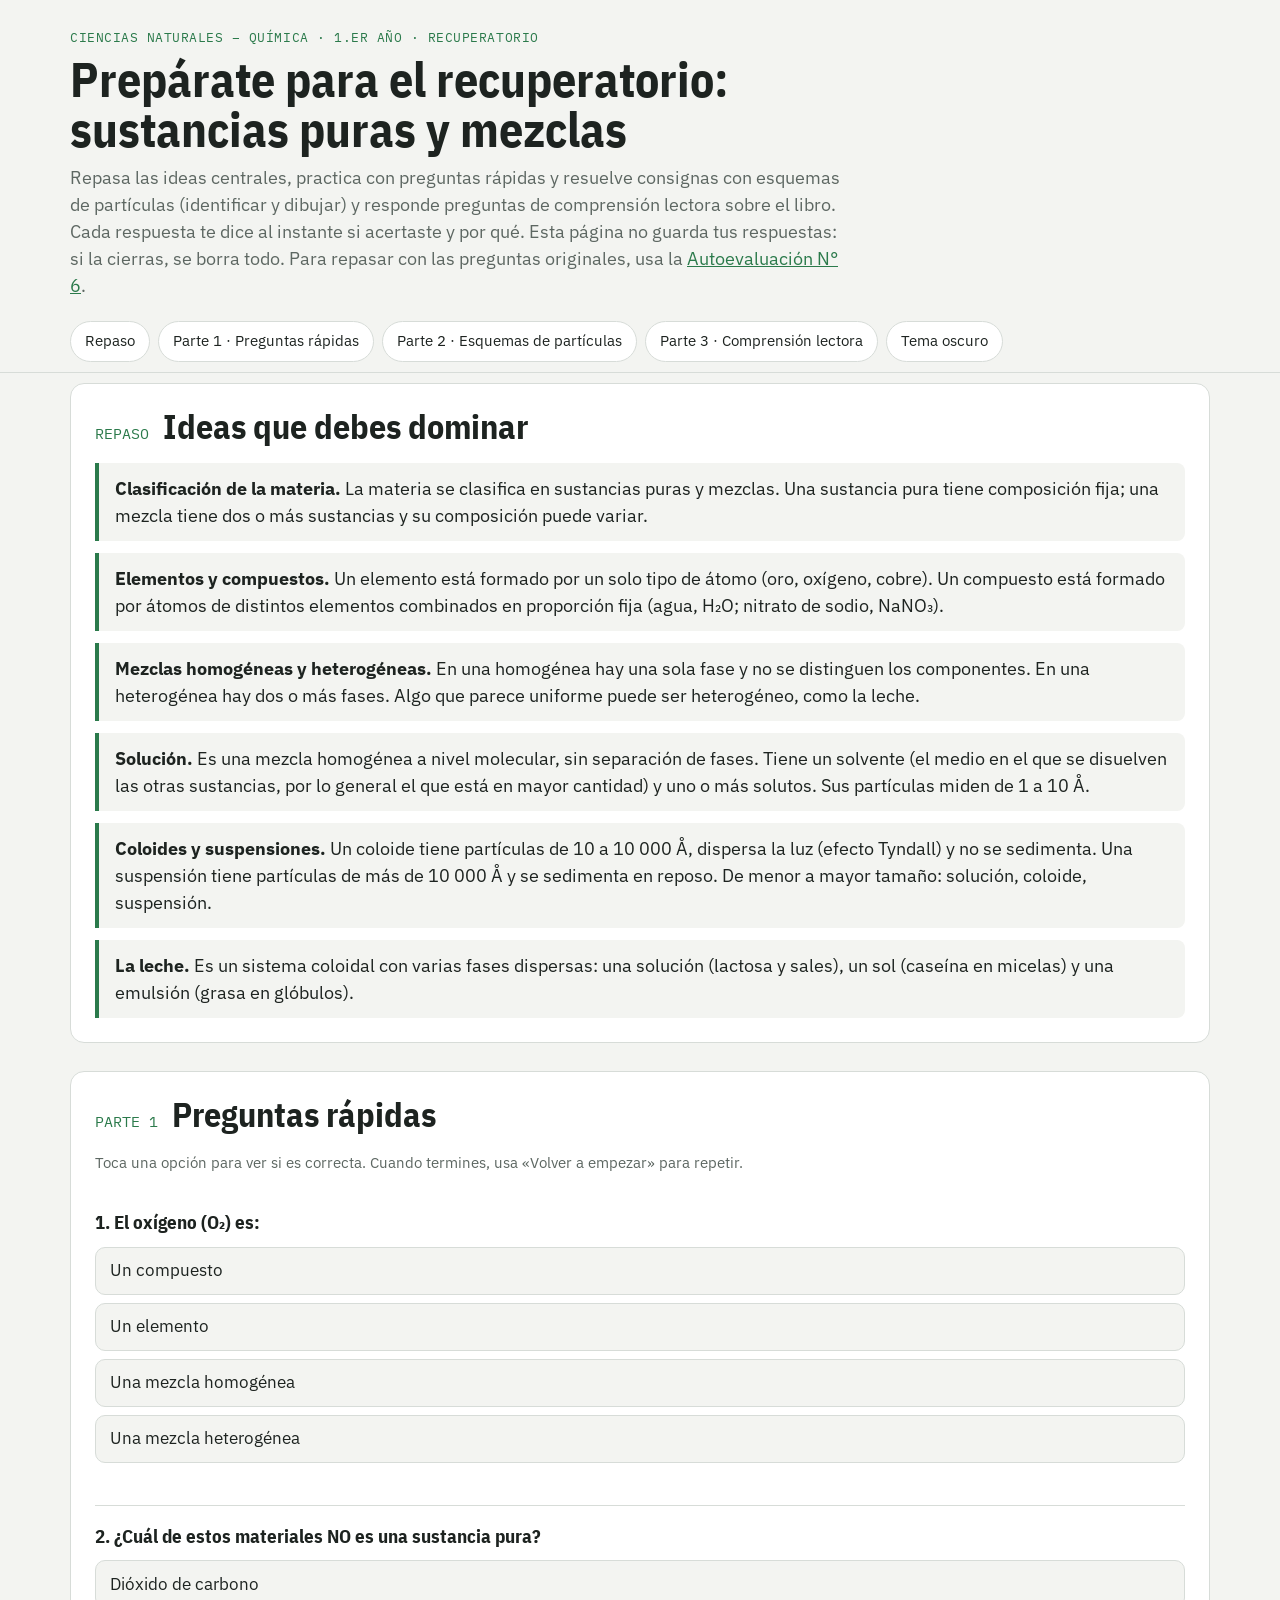
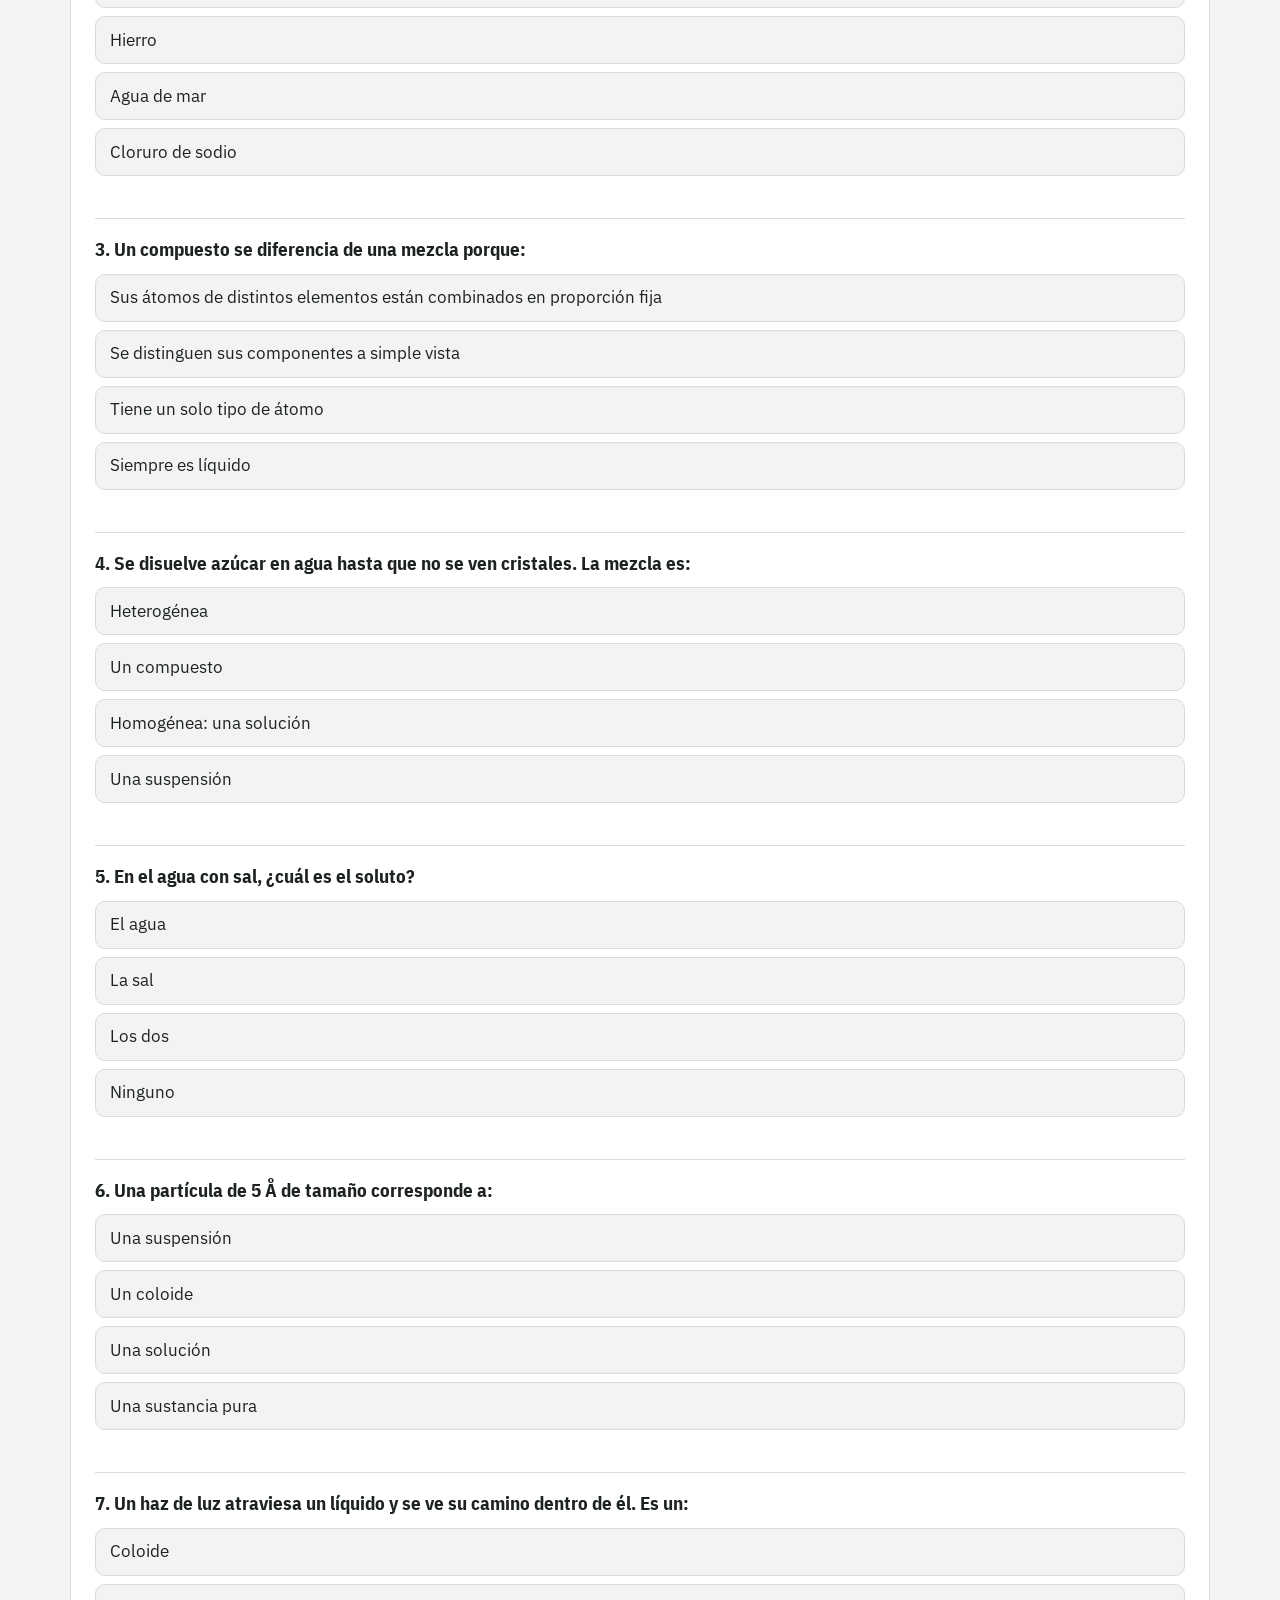
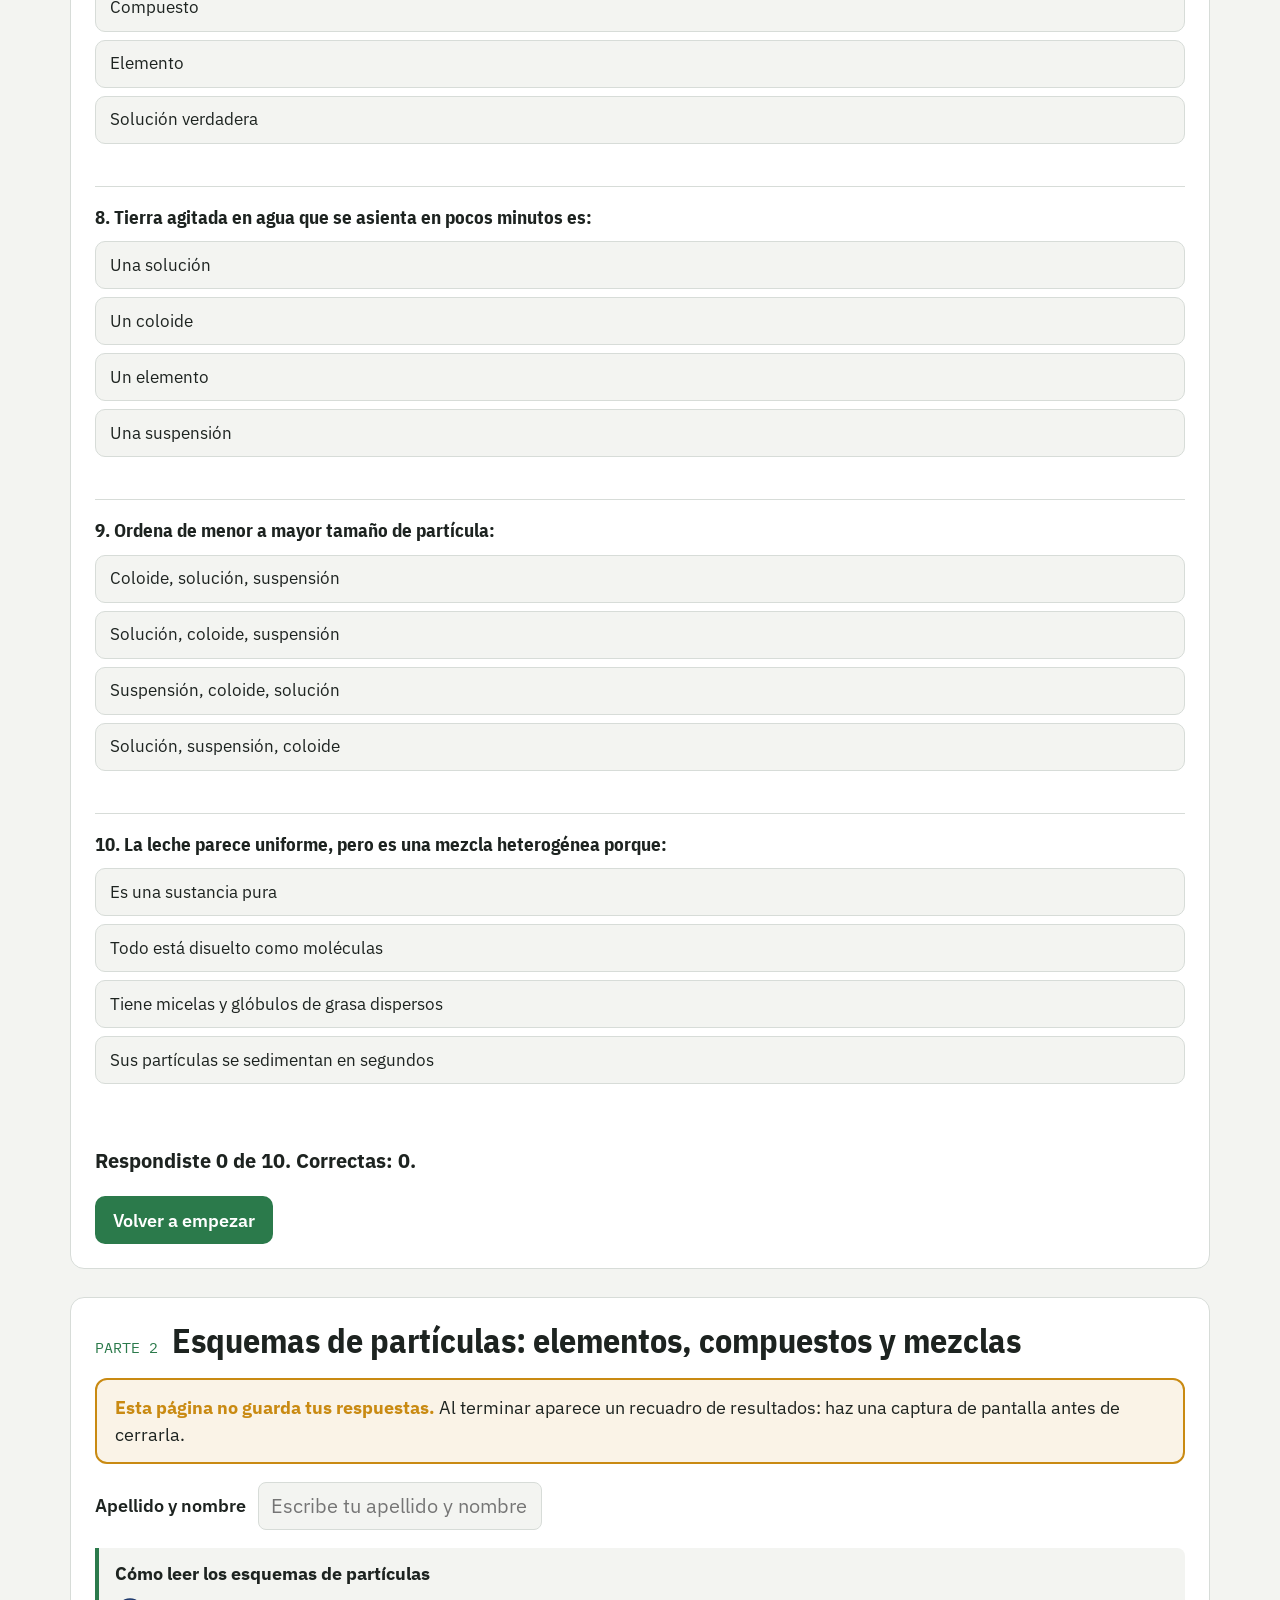
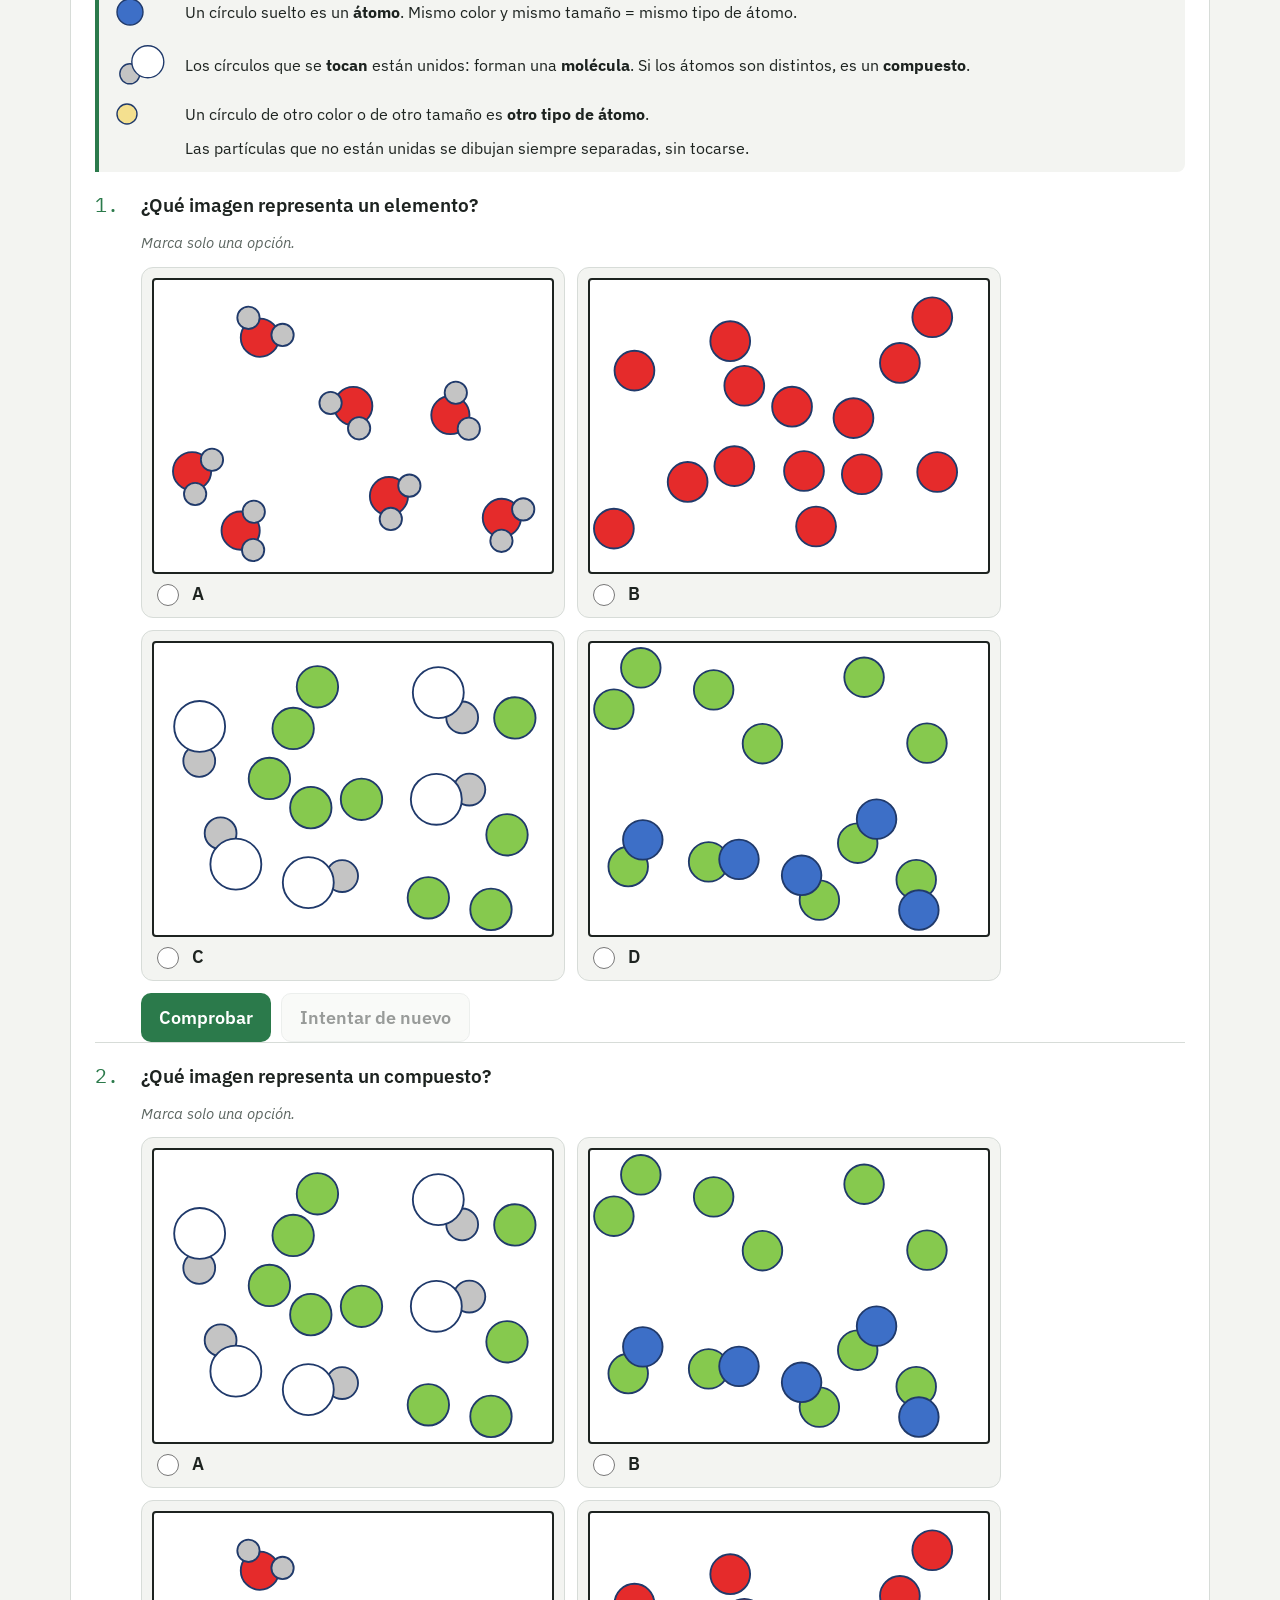
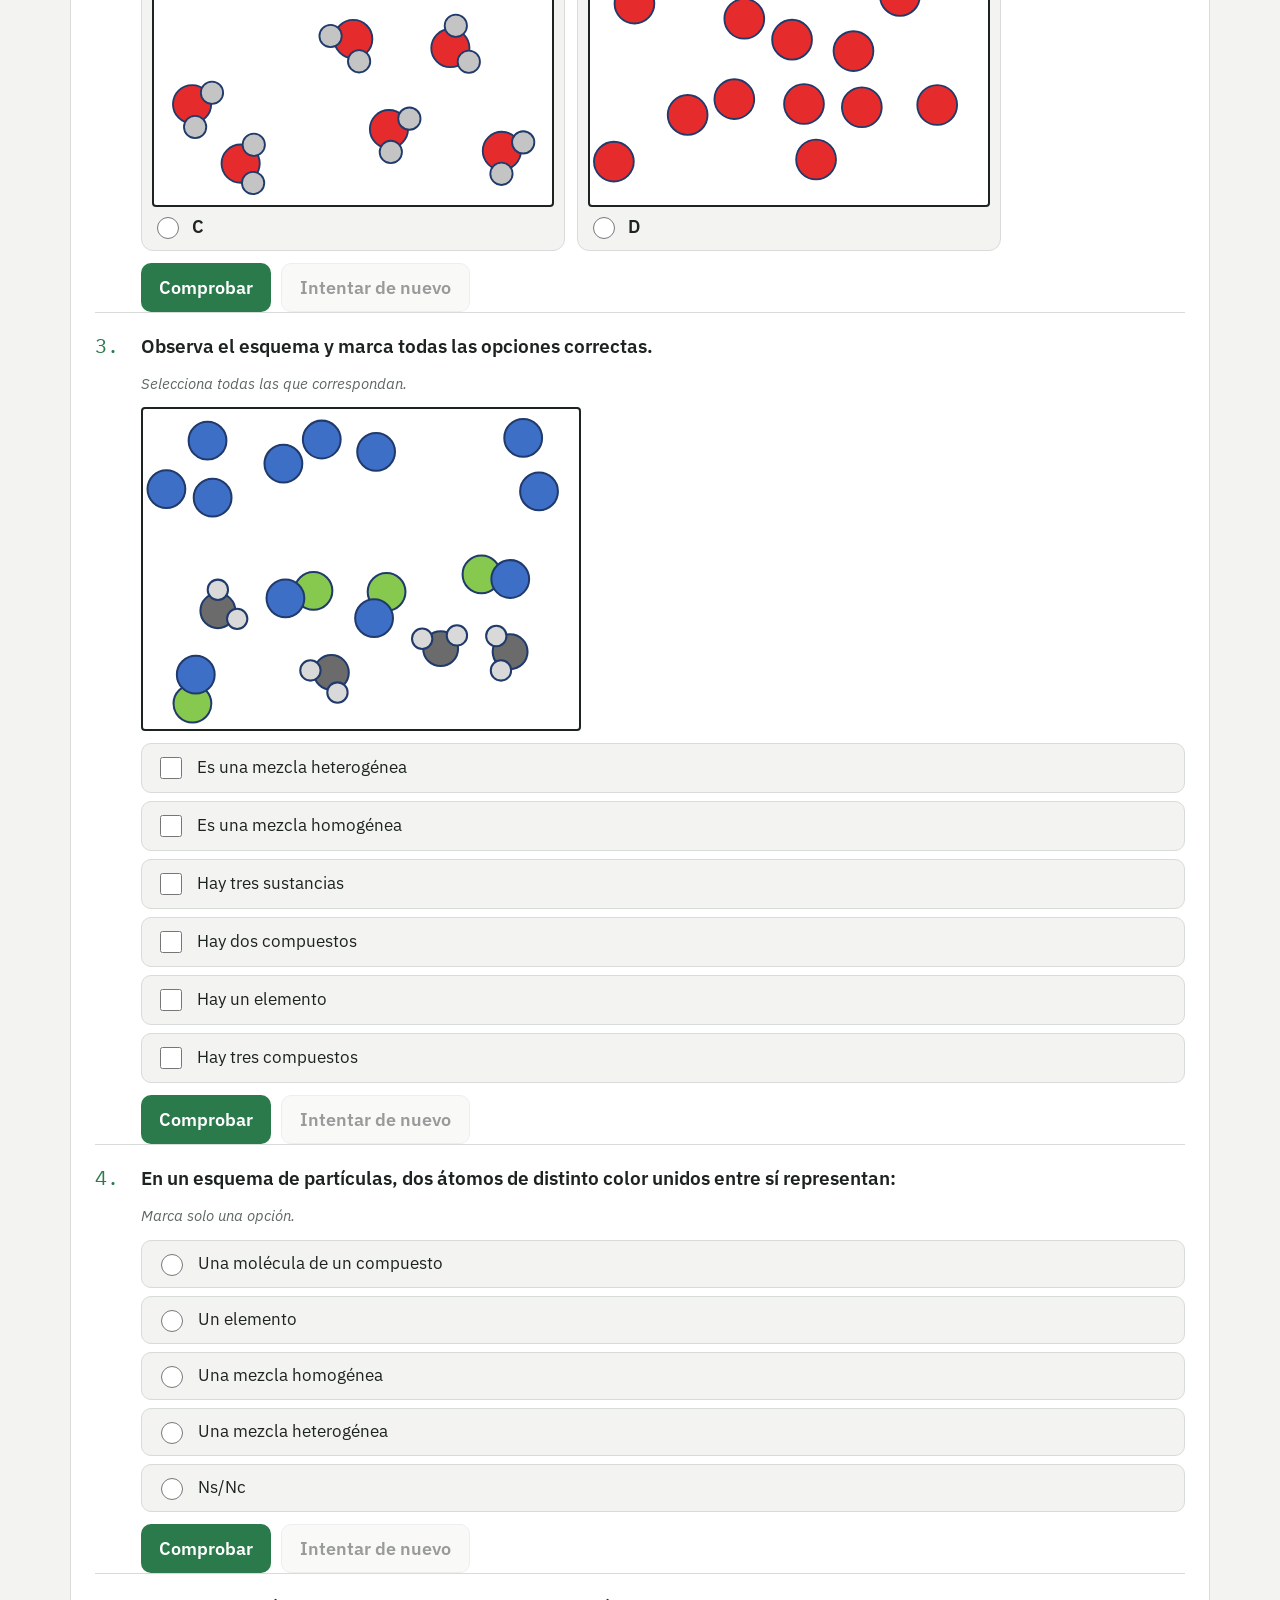
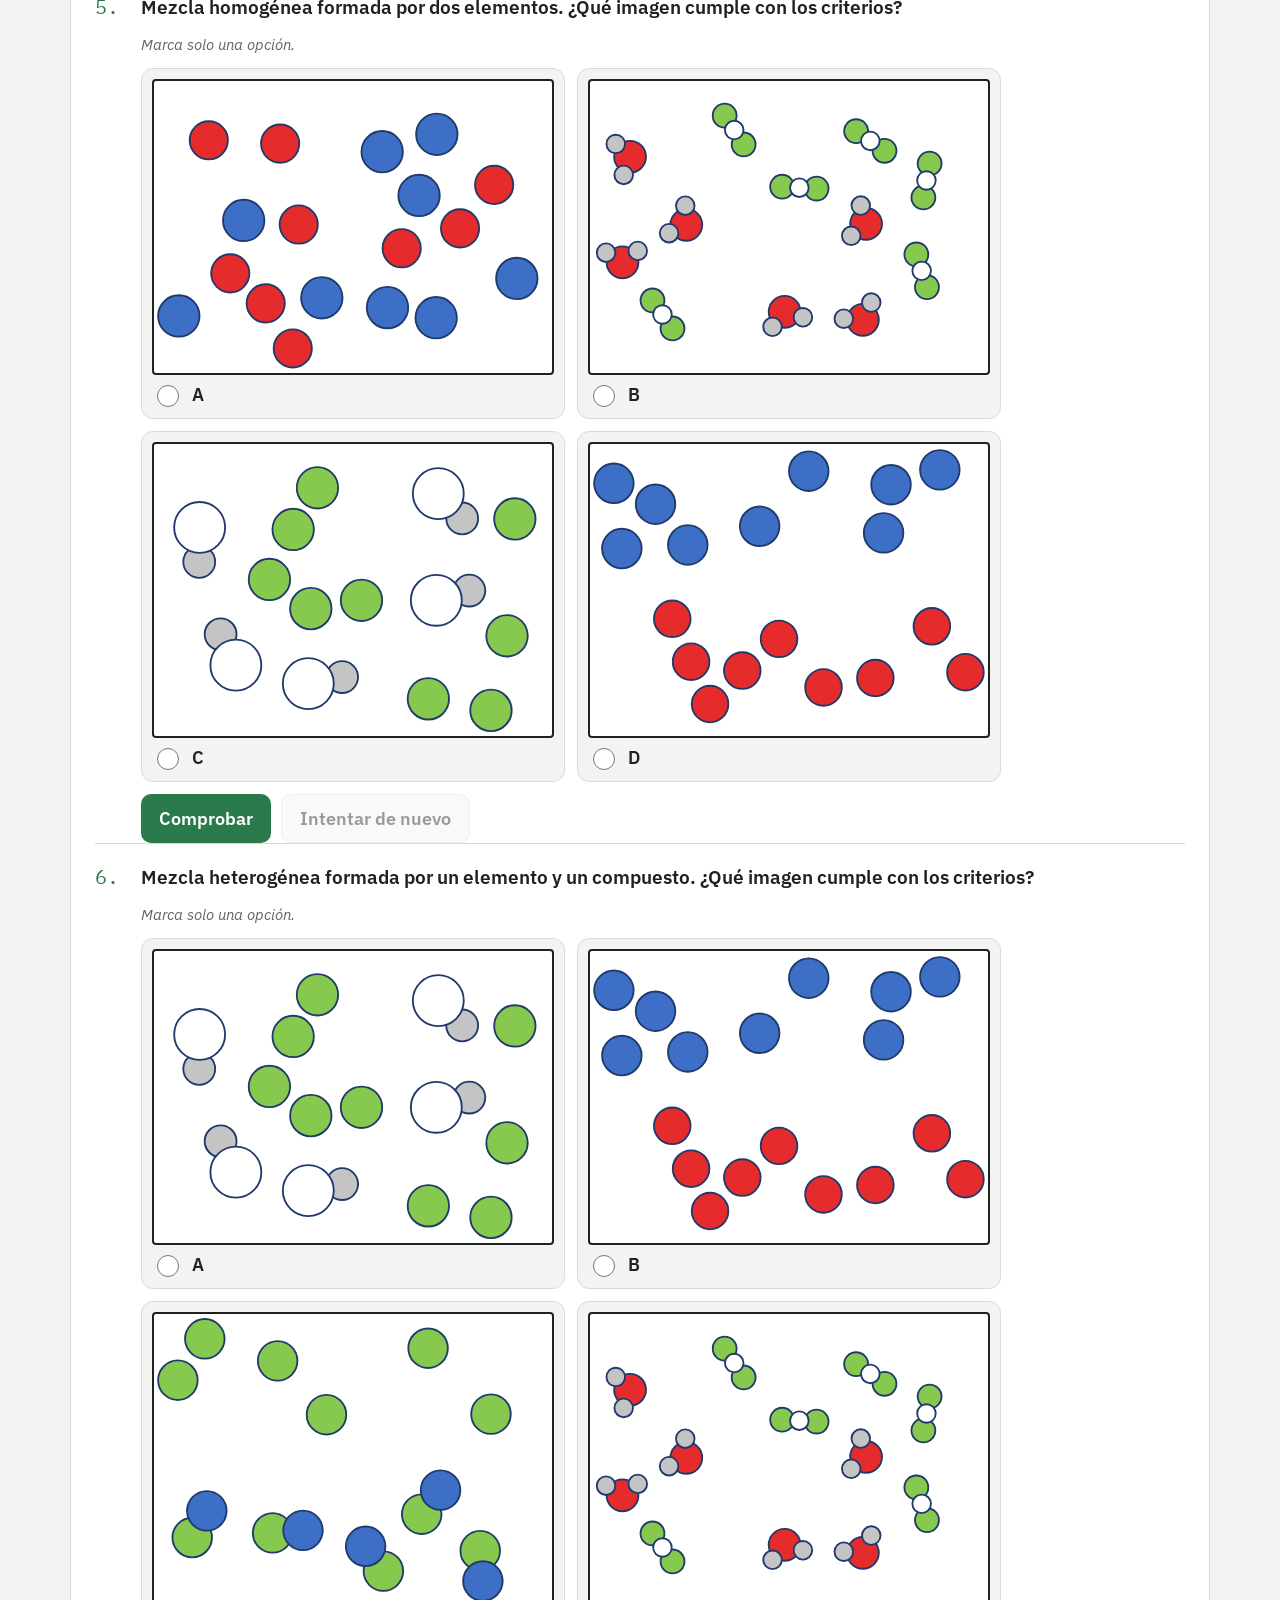
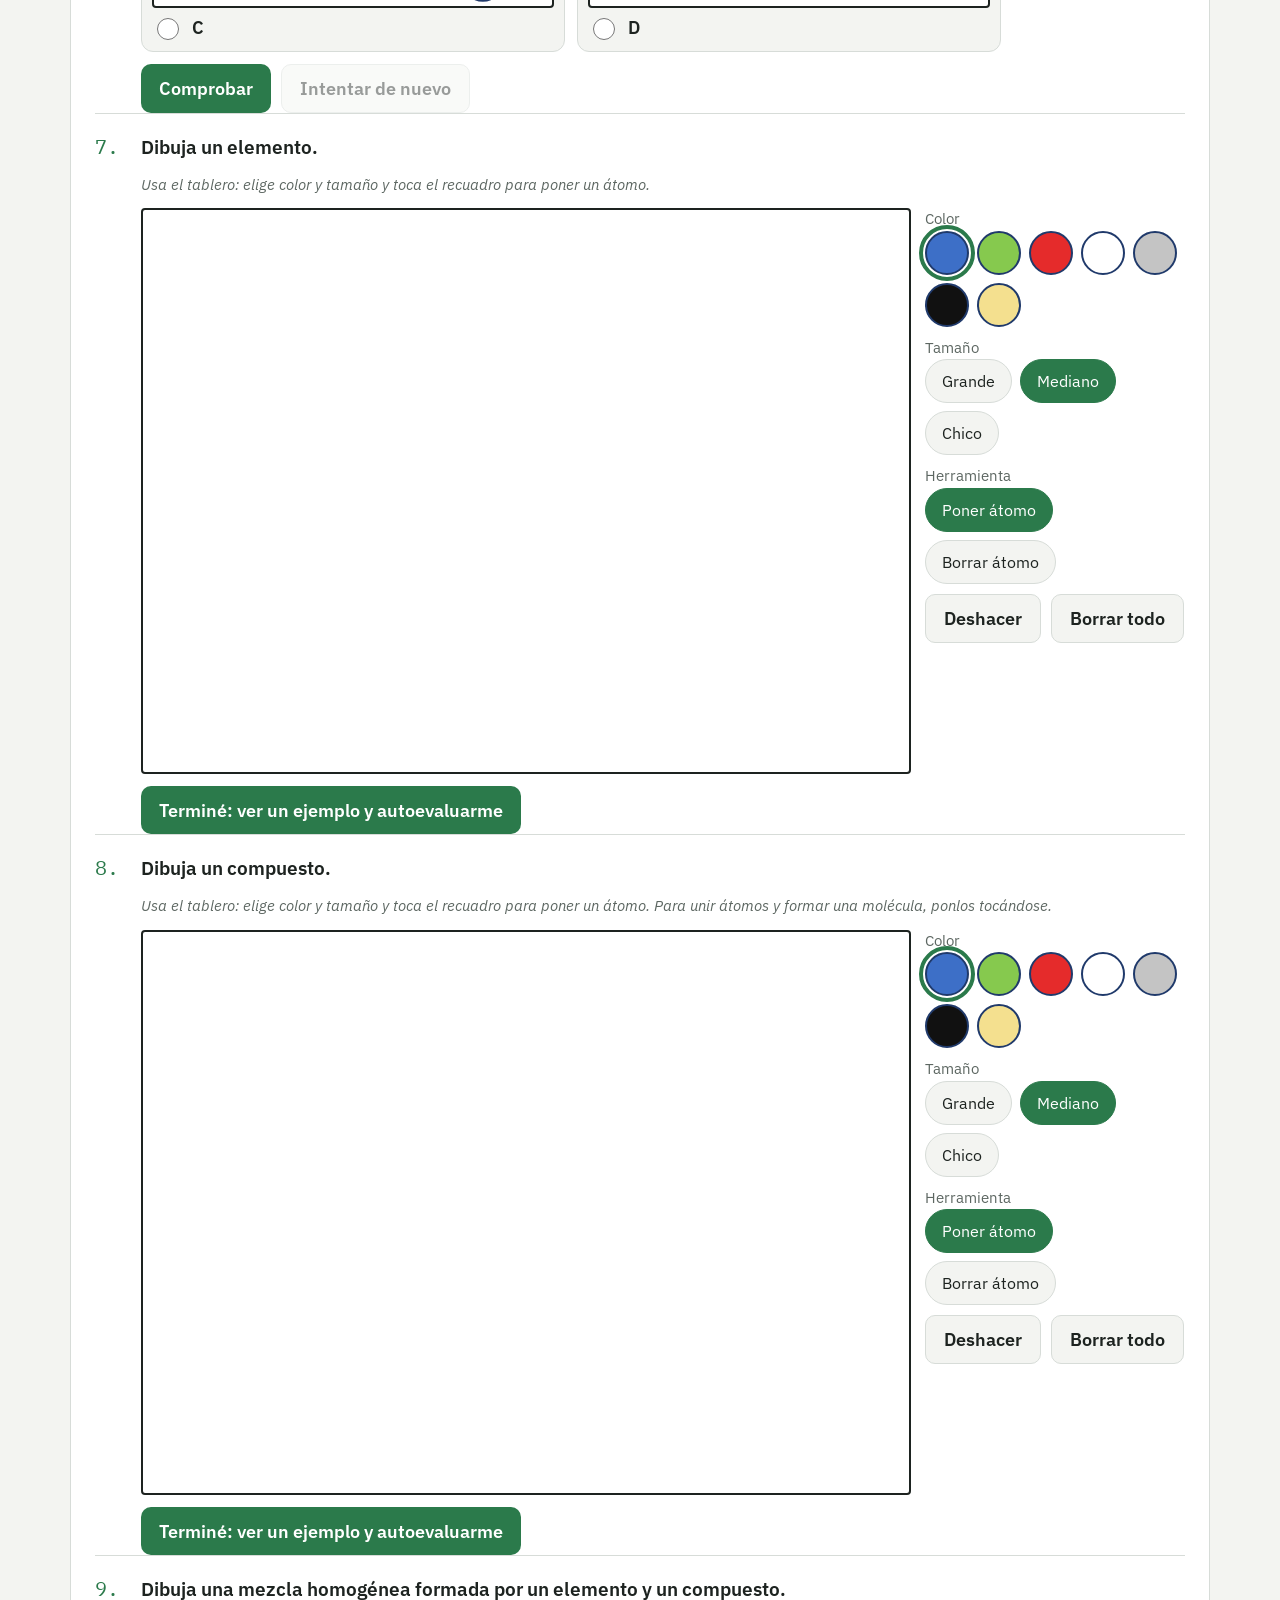
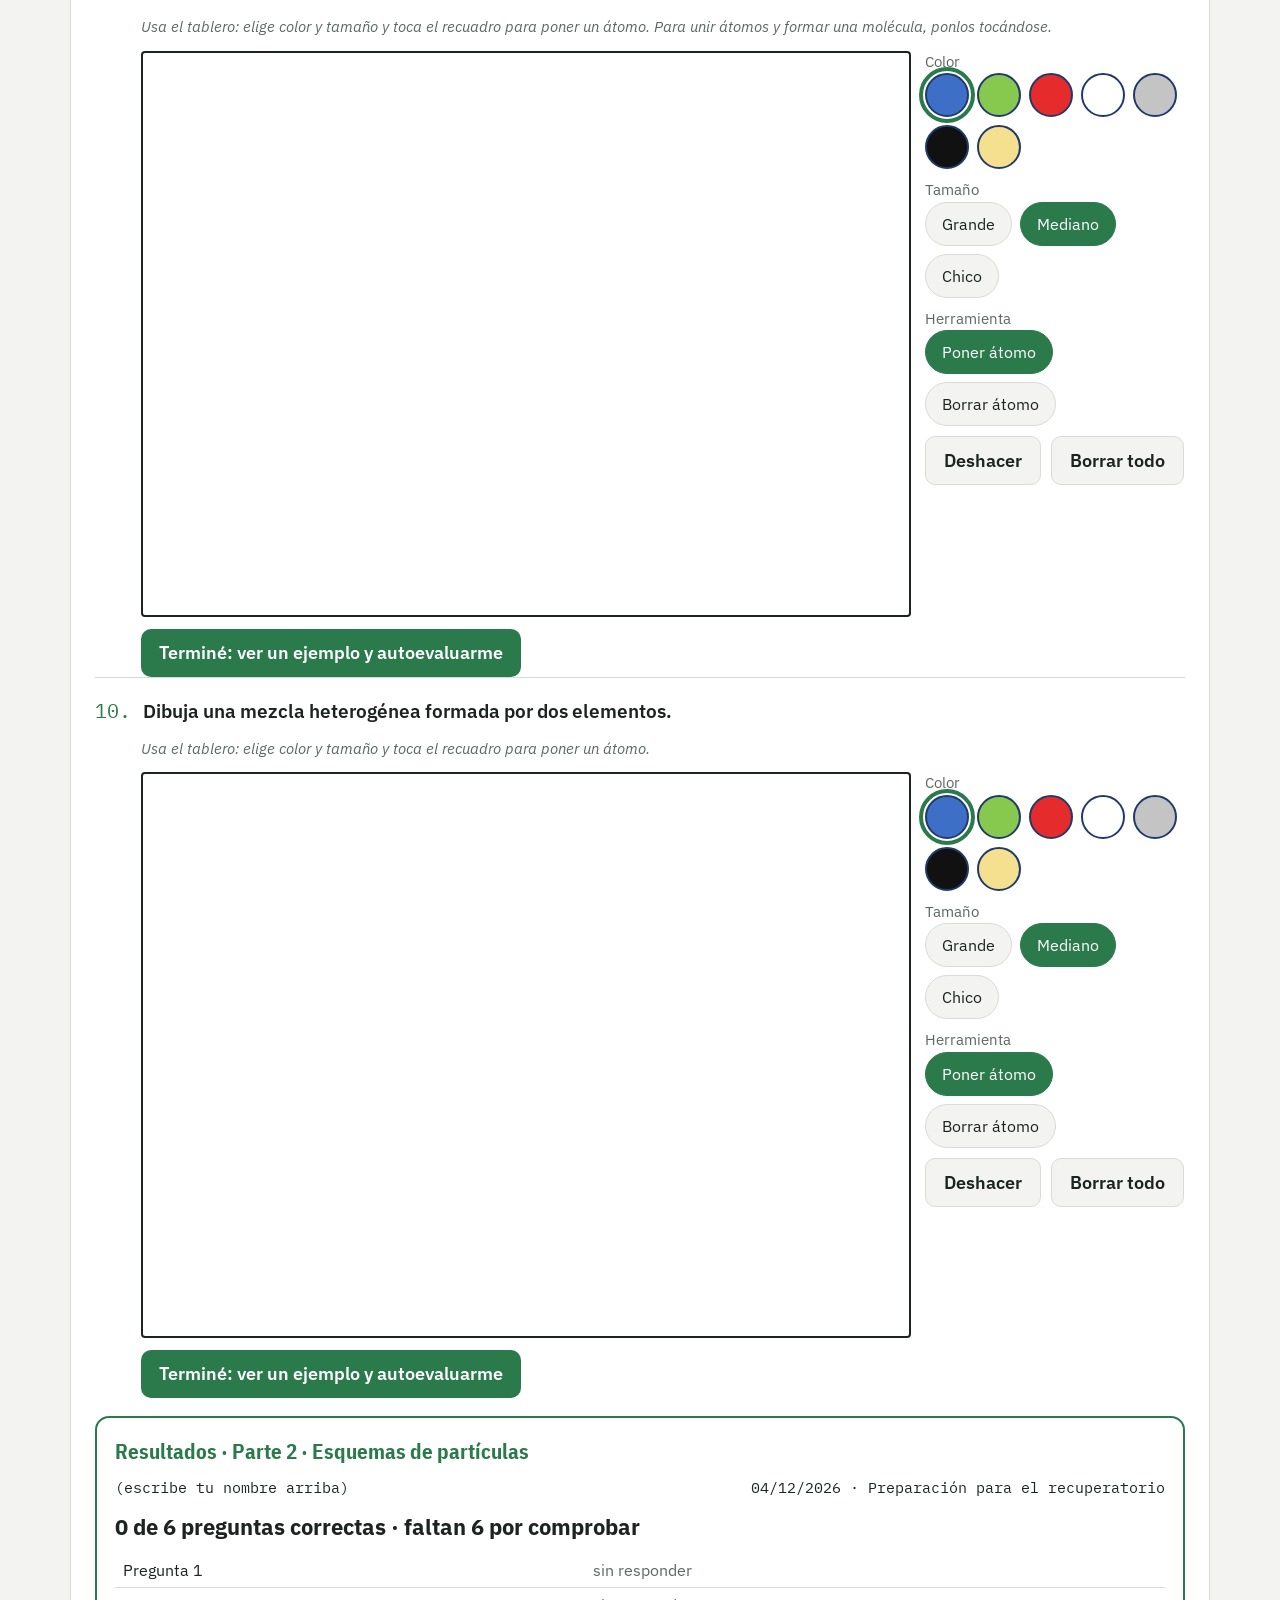
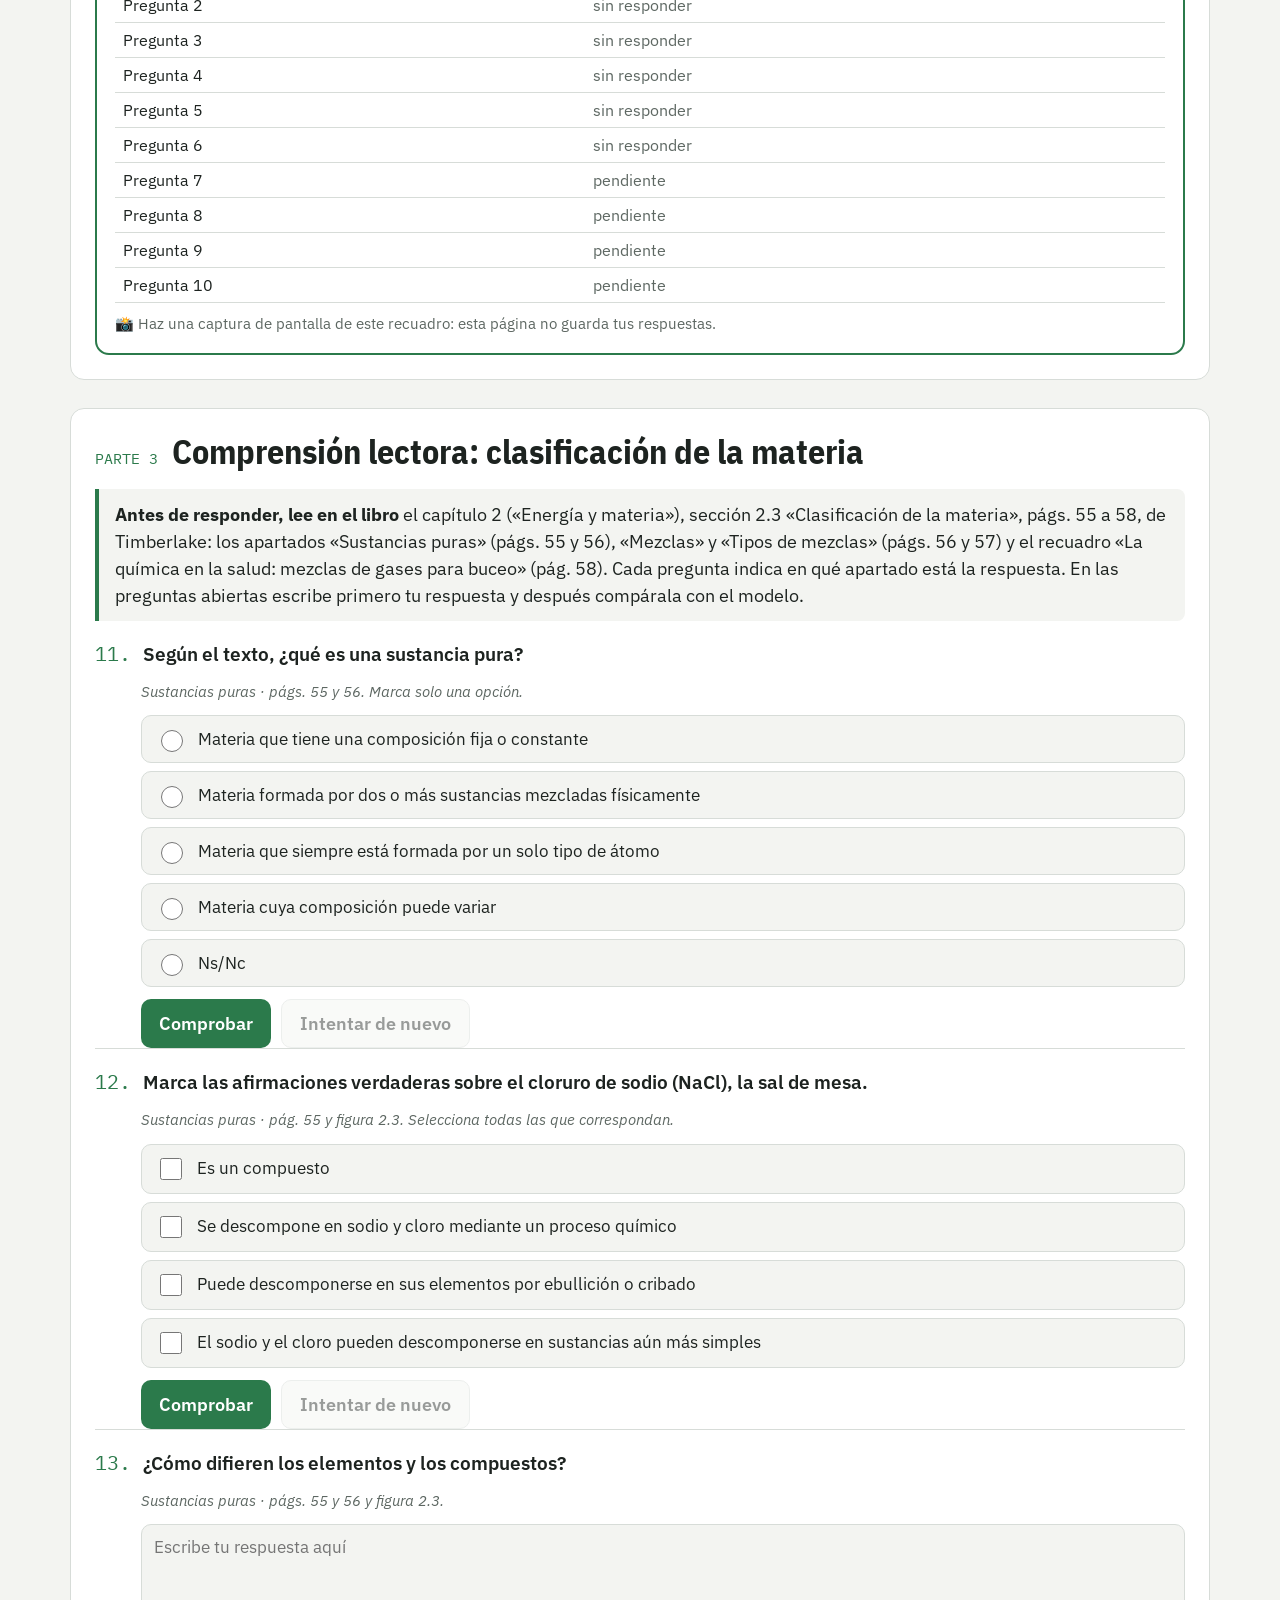
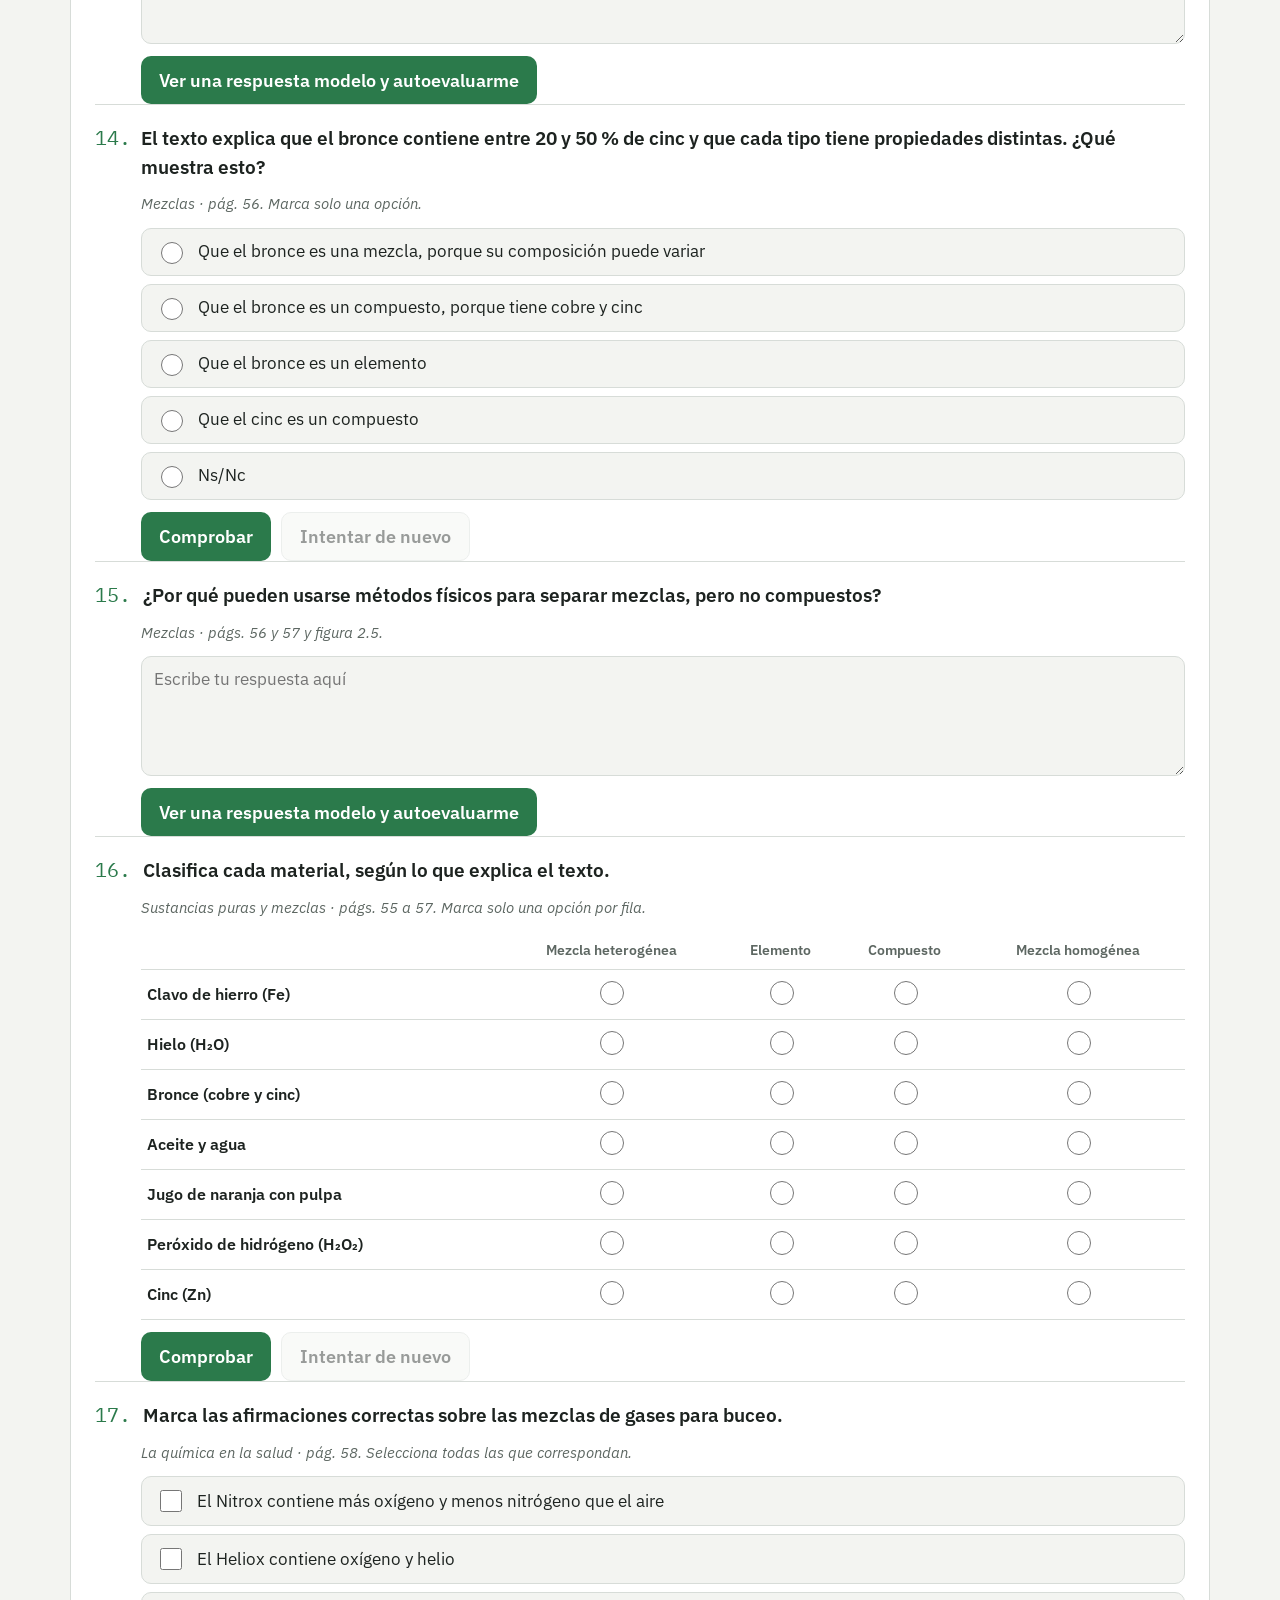
<file: evaluaciones/06-recuperatorio-preparacion/index.html>
<!DOCTYPE html>
<html lang="es">
<head>
<meta charset="utf-8">
<meta name="viewport" content="width=device-width, initial-scale=1">
<link rel="preconnect" href="https://fonts.googleapis.com">
<link rel="preconnect" href="https://fonts.gstatic.com" crossorigin>
<link href="https://fonts.googleapis.com/css2?family=IBM+Plex+Mono:wght@400;600&family=IBM+Plex+Sans+Condensed:wght@500;700&family=IBM+Plex+Sans:wght@400;600&display=swap" rel="stylesheet">
<link rel="stylesheet" href="../../clases/01-materia-medicion-densidad/simuladores/estilo.css">
<link rel="stylesheet" href="../../recursos/practica.css">
<title>Preparación para el recuperatorio – Sustancias puras y mezclas</title>
<style>
.aviso { border: 2px solid var(--warn); background: color-mix(in srgb, var(--warn) 10%, var(--surface)); border-radius: 12px; padding: 14px 18px; }
.aviso strong { color: var(--warn); }
.nombre-alumno { display: flex; gap: 12px; align-items: center; flex-wrap: wrap; }
.nombre-alumno input { font: inherit; font-size: 20px; padding: 8px 12px; border: 1px solid var(--line); border-radius: 8px; background: var(--bg); color: var(--ink); min-width: 280px; }

.pregunta-bloque { border-top: 1px solid var(--line); padding-top: 18px; display: grid; gap: 12px; }
.pregunta-bloque:first-of-type { border-top: none; padding-top: 0; }
.enunciado { display: flex; gap: 12px; align-items: baseline; }
.enunciado .nro { font-family: var(--font-mono); font-size: 20px; color: var(--accent); min-width: 34px; }
.enunciado .txt { font-size: 19px; font-weight: 600; }
.consigna { font-size: 15px; color: var(--muted); font-style: italic; margin: 0 0 0 46px; }
.cuerpo { margin-left: 46px; display: grid; gap: 12px; }
@media (max-width: 700px) { .consigna, .cuerpo { margin-left: 0; } }

.opciones-lista { display: grid; gap: 8px; }
.opcion { display: flex; gap: 12px; align-items: center; padding: 10px 14px; border: 1px solid var(--line); border-radius: 10px; background: var(--bg); cursor: pointer; min-height: 48px; font-size: 17px; }
.opcion input { width: 22px; height: 22px; accent-color: var(--accent); flex: none; }
.opcion.bien { border-color: var(--ok); box-shadow: inset 4px 0 0 var(--ok); }
.opcion.mal { border-color: var(--bad); box-shadow: inset 4px 0 0 var(--bad); }
.opcion.faltó { border-color: var(--warn); box-shadow: inset 4px 0 0 var(--warn); }
.opcion .exp { display: block; font-size: 14px; color: var(--muted); margin-top: 4px; }

.imagenes { display: grid; grid-template-columns: repeat(2, minmax(0, 1fr)); gap: 12px; max-width: 860px; }
@media (max-width: 600px) { .imagenes { grid-template-columns: 1fr; } }
.opcion-img { display: grid; gap: 6px; padding: 10px; border: 1px solid var(--line); border-radius: 12px; background: var(--bg); cursor: pointer; }
.opcion-img .pie { display: flex; gap: 10px; align-items: center; font-weight: 600; font-size: 18px; }
.opcion-img input { width: 22px; height: 22px; accent-color: var(--accent); }
.opcion-img.bien { border-color: var(--ok); box-shadow: 0 0 0 3px var(--ok); }
.opcion-img.mal { border-color: var(--bad); box-shadow: 0 0 0 3px var(--bad); }
.opcion-img .exp { font-size: 14px; color: var(--muted); }
.escena { background: #fff; border: 2px solid #1d2320; border-radius: 4px; display: block; width: 100%; height: auto; }
.escena-grande { max-width: 440px; }

.grilla { border-collapse: collapse; width: 100%; font-size: 16px; }
.grilla th, .grilla td { border-bottom: 1px solid var(--line); padding: 8px 6px; text-align: center; }
.grilla th:first-child, .grilla td:first-child { text-align: left; font-weight: 600; }
.grilla input { width: 24px; height: 24px; accent-color: var(--accent); cursor: pointer; }
.grilla tr.bien td:first-child { box-shadow: inset 4px 0 0 var(--ok); }
.grilla tr.mal td:first-child { box-shadow: inset 4px 0 0 var(--bad); }
.grilla .exp { display: block; font-size: 13px; color: var(--muted); font-weight: 400; }
.grilla td.correcta { background: color-mix(in srgb, var(--ok) 18%, transparent); }

.devolucion { border-radius: 10px; padding: 12px 16px; font-size: 16px; }
.devolucion.ok { background: color-mix(in srgb, var(--ok) 14%, var(--surface)); border: 1px solid var(--ok); }
.devolucion.mal { background: color-mix(in srgb, var(--bad) 10%, var(--surface)); border: 1px solid var(--bad); }
.devolucion.info { background: var(--bg); border: 1px solid var(--line); }

textarea { font: inherit; font-size: 17px; width: 100%; min-height: 120px; padding: 10px 12px; border: 1px solid var(--line); border-radius: 10px; background: var(--bg); color: var(--ink); }
.checklist { display: grid; gap: 6px; }
.checklist label { display: flex; gap: 10px; align-items: flex-start; font-size: 16px; cursor: pointer; padding: 6px 4px; }
.checklist input { width: 20px; height: 20px; accent-color: var(--accent); flex: none; margin-top: 2px; }

/* Tablero de dibujo */
.tablero { display: grid; grid-template-columns: minmax(0, 1fr) 260px; gap: 14px; align-items: start; }
@media (max-width: 800px) { .tablero { grid-template-columns: 1fr; } }
.lienzo { background: #fff; border: 2px solid #1d2320; border-radius: 4px; touch-action: none; cursor: crosshair; display: block; width: 100%; height: auto; }
.paleta { display: grid; gap: 10px; }
.colores { display: flex; flex-wrap: wrap; gap: 8px; }
.color { width: 44px; height: 44px; border-radius: 50%; border: 2px solid #203a6b; cursor: pointer; }
.color[aria-pressed="true"] { outline: 4px solid var(--accent); outline-offset: 2px; }

.leyenda { display: grid; grid-template-columns: auto 1fr; gap: 10px 14px; align-items: center; font-size: 16px; }
.resumen { border: 2px solid var(--accent); border-radius: 14px; padding: 18px; display: grid; gap: 10px; background: var(--surface); }
.resumen h3 { color: var(--accent); }
.resumen .cab { display: flex; justify-content: space-between; gap: 10px; flex-wrap: wrap; font-family: var(--font-mono); font-size: 15px; }
.resumen table td { padding: 5px 8px; }
.resumen .total { font-size: 22px; font-weight: 700; }
.marca-ok { color: var(--ok); font-weight: 700; }
.marca-mal { color: var(--bad); font-weight: 700; }
.marca-pend { color: var(--muted); }

.lectura-texto { background: var(--bg); border: 1px solid var(--line); border-radius: 12px; padding: 18px 22px; font-size: 17px; line-height: 1.6; }
.lectura-texto h3 { margin-bottom: 8px; }
.lectura-texto ul { padding-left: 22px; }
.arbol { max-width: 640px; }
</style>
</head>
<body>
<header class="top">
  <div class="kicker">CIENCIAS NATURALES – QUÍMICA · 1.ER AÑO · RECUPERATORIO</div>
  <h1>Prepárate para el recuperatorio: sustancias puras y mezclas</h1>
  <p class="lead">Repasa las ideas centrales, practica con preguntas rápidas y resuelve consignas con esquemas de partículas (identificar y dibujar) y responde preguntas de comprensión lectora sobre el libro. Cada respuesta te dice al instante si acertaste y por qué. Esta página no guarda tus respuestas: si la cierras, se borra todo. Para repasar con las preguntas originales, usa la <a href="../06-sustancias-puras-y-mezclas/">Autoevaluación N° 6</a>.</p>
</header>
<nav class="secciones" aria-label="Partes"><div class="fila">
  <a href="#repaso">Repaso</a><a href="#rapidas">Parte 1 · Preguntas rápidas</a><a href="#esquemas">Parte 2 · Esquemas de partículas</a><a href="#lectura">Parte 3 · Comprensión lectora</a>
  <button type="button" id="tema">Tema oscuro</button>
</div></nav>
<main>
<section class="bloque" id="repaso">
  <div class="titulo"><span class="num">REPASO</span><h2>Ideas que debes dominar</h2></div>
  <div class="ideas">
    <div class="idea"><strong>Clasificación de la materia.</strong> La materia se clasifica en sustancias puras y mezclas. Una sustancia pura tiene composición fija; una mezcla tiene dos o más sustancias y su composición puede variar.</div>
    <div class="idea"><strong>Elementos y compuestos.</strong> Un elemento está formado por un solo tipo de átomo (oro, oxígeno, cobre). Un compuesto está formado por átomos de distintos elementos combinados en proporción fija (agua, H₂O; nitrato de sodio, NaNO₃).</div>
    <div class="idea"><strong>Mezclas homogéneas y heterogéneas.</strong> En una homogénea hay una sola fase y no se distinguen los componentes. En una heterogénea hay dos o más fases. Algo que parece uniforme puede ser heterogéneo, como la leche.</div>
    <div class="idea"><strong>Solución.</strong> Es una mezcla homogénea a nivel molecular, sin separación de fases. Tiene un solvente (el medio en el que se disuelven las otras sustancias, por lo general el que está en mayor cantidad) y uno o más solutos. Sus partículas miden de 1 a 10 Å.</div>
    <div class="idea"><strong>Coloides y suspensiones.</strong> Un coloide tiene partículas de 10 a 10 000 Å, dispersa la luz (efecto Tyndall) y no se sedimenta. Una suspensión tiene partículas de más de 10 000 Å y se sedimenta en reposo. De menor a mayor tamaño: solución, coloide, suspensión.</div>
    <div class="idea"><strong>La leche.</strong> Es un sistema coloidal con varias fases dispersas: una solución (lactosa y sales), un sol (caseína en micelas) y una emulsión (grasa en glóbulos).</div>
  </div>
</section>
<section class="bloque" id="rapidas">
  <div class="titulo"><span class="num">PARTE 1</span><h2>Preguntas rápidas</h2></div>
  <p class="nota">Toca una opción para ver si es correcta. Cuando termines, usa «Volver a empezar» para repetir.</p>
  <div id="quiz"></div>
</section>
<section class="bloque" id="esquemas">
  <div class="titulo"><span class="num">PARTE 2</span><h2>Esquemas de partículas: elementos, compuestos y mezclas</h2></div>
  <div class="aviso" role="note"><strong>Esta página no guarda tus respuestas.</strong> Al terminar aparece un recuadro de resultados: haz una captura de pantalla antes de cerrarla.</div>
  <div class="nombre-alumno">
    <label for="nombre" style="font-weight:600">Apellido y nombre</label>
    <input id="nombre" type="text" autocomplete="name" placeholder="Escribe tu apellido y nombre">
  </div>
  <div class="idea"><strong>Cómo leer los esquemas de partículas</strong><div class="leyenda" style="margin-top:10px" id="leyenda"></div></div>
  <div id="preguntas1"></div>
  <div class="resumen" id="resumen1"></div>
</section>
<section class="bloque" id="lectura">
  <div class="titulo"><span class="num">PARTE 3</span><h2>Comprensión lectora: clasificación de la materia</h2></div>
  <div class="idea"><strong>Antes de responder, lee en el libro</strong> el capítulo 2 («Energía y materia»), sección 2.3 «Clasificación de la materia», págs. 55 a 58, de Timberlake: los apartados «Sustancias puras» (págs. 55 y 56), «Mezclas» y «Tipos de mezclas» (págs. 56 y 57) y el recuadro «La química en la salud: mezclas de gases para buceo» (pág. 58). Cada pregunta indica en qué apartado está la respuesta. En las preguntas abiertas escribe primero tu respuesta y después compárala con el modelo.</div>
  <div id="preguntas2"></div>
  <div class="resumen" id="resumen2"></div>
</section>
<p class="nota">Ciencias Naturales – Química · 1.er año · Ing. Agr. Silvina C. Prieto. Esta página no guarda datos.</p>
</main>
<script src="../../recursos/practica.js"></script>
<script>

const $ = (s, r = document) => r.querySelector(s);
const $$ = (s, r = document) => Array.from(r.querySelectorAll(s));
const sinPrefijo = t => { const x = t.replace(/^Correcta: /, ""); return x.charAt(0).toUpperCase() + x.slice(1); };

/* ---------- Tema claro/oscuro ---------- */
(() => {
  const b = $("#tema"), raiz = document.documentElement;
  let t = matchMedia("(prefers-color-scheme: dark)").matches ? "dark" : "light";
  const ap = () => { raiz.dataset.theme = t; b.textContent = t === "dark" ? "Tema claro" : "Tema oscuro"; };
  ap(); b.addEventListener("click", () => { t = t === "dark" ? "light" : "dark"; ap(); });
})();

/* ---------- Esquemas de partículas ----------
   Convención: cada círculo es un átomo; mismo color y tamaño = mismo tipo de átomo;
   los círculos que se tocan están unidos (forman una molécula); las partículas que no
   están unidas se dibujan siempre separadas, sin tocarse. */
const COL = { azul: "#3d6fc7", verde: "#86c94e", blanco: "#ffffff", gris: "#c4c4c4", rojo: "#e52b2b", negro: "#111111", oscuro: "#6b6b6b", claro: "#d9d9d9", amarillo: "#f4e08f" };
const BORDE = "#203a6b";
// Cada plantilla: lista de átomos [dx, dy, radio, color], dibujados en ese orden.
const PLANTILLA = {
  WG:  [[-13, 9, 10, "gris"], [5, -3, 16, "blanco"]],                       // compuesto blanco + gris
  GB:  [[-10, 0, 13, "verde"], [10, 0, 13, "azul"]],                        // compuesto verde + azul
  A:   [[0, 0, 13, "azul"]],                                                // átomo azul
  A15: [[0, 0, 15, "azul"]],
  RGG: [[0, 0, 12, "rojo"], [-12, 8, 7, "gris"], [12, 8, 7, "gris"]],       // compuesto rojo + 2 grises
  VWV: [[-13, 0, 9, "verde"], [13, 0, 9, "verde"], [0, 0, 7, "blanco"]],   // compuesto verde-blanco-verde
  DLL: [[0, 0, 12, "oscuro"], [-12, 8, 7, "claro"], [12, 8, 7, "claro"]],  // compuesto gris oscuro + 2 grises claros
  KWK: [[-13, 0, 9, "negro"], [13, 0, 9, "negro"], [0, 0, 7, "blanco"]],   // compuesto negro-blanco-negro
  BG:  [[0, 0, 16, "blanco"]],                                              // átomo blanco grande
  CH:  [[0, 0, 10, "amarillo"]],                                            // átomo chico (amarillo claro)
  V:   [[0, 0, 13, "verde"]],                                               // átomo verde
  R:   [[0, 0, 12, "rojo"]]
};
const radioEnvolvente = (p, k = 1) => k * Math.max(...PLANTILLA[p].map(([dx, dy, r]) => Math.hypot(dx, dy) + r));
function azar(semilla) { let s = semilla; return () => { s = (s * 16807) % 2147483647; return (s - 1) / 2147483646; }; }
// spec: lista de grupos { p: plantilla, n: cantidad, zona: [y0, y1] }
function escena(spec, semilla, etiqueta, k = 1) {
  // Si con una semilla no entran todas las partículas, prueba con la siguiente: así el dibujo
  // siempre tiene la cantidad pedida y sale igual cada vez que se abre la página.
  let puestas = null;
  for (let sem = semilla; !puestas && sem < semilla + 2000; sem++) puestas = ubicar(spec, sem, k);
  return dibujarEscena(puestas || [], etiqueta, k);
}
function ubicar(spec, semilla, k) {
  const W = 300, H = 220, rnd = azar(semilla), puestas = [];
  let completo = true;
  spec.forEach(g => {
    const rb = radioEnvolvente(g.p, k), [y0, y1] = g.zona || [0, H];
    for (let k = 0; k < g.n; k++) {
      let ok = false;
      for (let intento = 0; intento < 2500 && !ok; intento++) {
        const x = rb + 3 + rnd() * (W - 2 * rb - 6), y = y0 + rb + 3 + rnd() * (y1 - y0 - 2 * rb - 6), ang = rnd() * Math.PI * 2;
        if (puestas.every(q => Math.hypot(q.x - x, q.y - y) > q.rb + rb + 5)) { puestas.push({ p: g.p, x, y, ang, rb }); ok = true; }
      }
      if (!ok) completo = false;
    }
  });
  return completo ? puestas : null;
}
function dibujarEscena(puestas, etiqueta, k) {
  let s = "";
  puestas.forEach(q => {
    const c = Math.cos(q.ang), sn = Math.sin(q.ang);
    PLANTILLA[q.p].forEach(([dx, dy, r, col]) => {
      const x = q.x + k * (dx * c - dy * sn), y = q.y + k * (dx * sn + dy * c);
      s += `<circle cx="${x.toFixed(1)}" cy="${y.toFixed(1)}" r="${(r * k).toFixed(1)}" fill="${COL[col]}" stroke="${BORDE}" stroke-width="1.4"/>`;
    });
  });
  return `<svg class="escena" viewBox="0 0 300 220" role="img" aria-label="${etiqueta}">${s}</svg>`;
}
// Escenas de la evaluación (misma composición que los dibujos originales)
const ESC = {
  r1E: () => escena([{ p: "R", n: 14 }], 7, "Solo átomos rojos", 1.25),
  r1C: () => escena([{ p: "RGG", n: 7 }], 13, "Solo moléculas rojo-gris-gris", 1.2),
  r1H: () => escena([{ p: "WG", n: 5 }, { p: "V", n: 9 }], 17, "Moléculas blanco-gris y átomos verdes mezclados", 1.2),
  r1X: () => escena([{ p: "V", n: 6, zona: [0, 100] }, { p: "GB", n: 5, zona: [110, 220] }], 19, "Átomos verdes arriba; abajo, moléculas verde-azul", 1.15),
  r3:  () => escena([{ p: "A", n: 8, zona: [0, 80] }, { p: "DLL", n: 4, zona: [88, 220] }, { p: "GB", n: 4, zona: [88, 220] }], 29, "Átomos azules arriba; abajo, dos tipos de moléculas mezcladas"),
  r5A: () => escena([{ p: "A", n: 9 }, { p: "R", n: 9 }], 37, "Átomos azules y rojos mezclados de manera uniforme", 1.2),
  r5B: () => escena([{ p: "RGG", n: 6 }, { p: "VWV", n: 6 }], 43, "Dos tipos de moléculas mezcladas"),
  r5D: () => escena([{ p: "A", n: 9, zona: [0, 100] }, { p: "R", n: 9, zona: [110, 220] }], 47, "Átomos azules arriba y átomos rojos abajo", 1.15),
  ej7: () => escena([{ p: "R", n: 10 }], 53, "Ejemplo: átomos rojos sueltos", 1.25),
  ej8: () => escena([{ p: "GB", n: 8 }], 59, "Ejemplo: moléculas verde-azul", 1.2),
  ej9: () => escena([{ p: "A", n: 8 }, { p: "WG", n: 5 }], 61, "Ejemplo: átomos azules y moléculas blanco-gris mezclados de manera uniforme", 1.2),
  ej10:() => escena([{ p: "A", n: 8, zona: [0, 100] }, { p: "V", n: 8, zona: [110, 220] }], 67, "Ejemplo: átomos azules arriba y átomos verdes abajo", 1.15)
};

/* ---------- Leyenda ---------- */
(() => {
  const mini = (p, txt) => {
    const rb = radioEnvolvente(p);
    const at = PLANTILLA[p].map(([dx, dy, r, c]) => `<circle cx="${rb + dx + 2}" cy="${rb + dy + 2}" r="${r}" fill="${COL[c]}" stroke="${BORDE}" stroke-width="1.4"/>`).join("");
    return `<svg width="${2 * rb + 4}" height="${2 * rb + 4}" aria-hidden="true">${at}</svg><span>${txt}</span>`;
  };
  $("#leyenda").innerHTML =
    mini("A", "Un círculo suelto es un <strong>átomo</strong>. Mismo color y mismo tamaño = mismo tipo de átomo.") +
    mini("WG", "Los círculos que se <strong>tocan</strong> están unidos: forman una <strong>molécula</strong>. Si los átomos son distintos, es un <strong>compuesto</strong>.") +
    mini("CH", "Un círculo de otro color o de otro tamaño es <strong>otro tipo de átomo</strong>.") +
    `<span></span><span>Las partículas que no están unidas se dibujan siempre separadas, sin tocarse.</span>`;
})();

/* ---------- Preguntas ---------- */
const NSNC = { t: "Ns/Nc", ok: false, e: "Si no sabías, revisa la explicación de la respuesta correcta." };
const PREGUNTAS = [
  { parte: 1, n: 1, tipo: "unica", txt: "¿Qué imagen representa un elemento?", consigna: "Marca solo una opción.",
    ops: [
      { t: "A", img: "r1C", ok: false, e: "Moléculas con átomos distintos unidos: es un compuesto." },
      { t: "B", img: "r1E", ok: true, e: "Correcta: un solo tipo de átomo, todos sueltos. Es un elemento." },
      { t: "C", img: "r1H", ok: false, e: "Hay dos sustancias repartidas de manera uniforme: es una mezcla homogénea." },
      { t: "D", img: "r1X", ok: false, e: "Hay dos sustancias en dos zonas distintas: es una mezcla heterogénea." }
    ] },
  { parte: 1, n: 2, tipo: "unica", txt: "¿Qué imagen representa un compuesto?", consigna: "Marca solo una opción.",
    ops: [
      { t: "A", img: "r1H", ok: false, e: "Tiene moléculas y átomos sueltos: son dos sustancias mezcladas." },
      { t: "B", img: "r1X", ok: false, e: "Dos sustancias en dos zonas: mezcla heterogénea." },
      { t: "C", img: "r1C", ok: true, e: "Correcta: todas las moléculas son iguales y tienen átomos distintos unidos. Es un compuesto." },
      { t: "D", img: "r1E", ok: false, e: "Un solo tipo de átomo suelto: es un elemento." }
    ] },
  { parte: 1, n: 3, tipo: "multi", txt: "Observa el esquema y marca todas las opciones correctas.", consigna: "Selecciona todas las que correspondan.", figura: "r3",
    gen: "Arriba hay átomos azules sueltos (un elemento) y abajo hay dos tipos de moléculas con átomos distintos unidos (dos compuestos). Hay dos zonas distintas: es una mezcla heterogénea de tres sustancias.",
    ops: [
      { t: "Es una mezcla heterogénea", ok: true, e: "Hay dos zonas o fases distintas." },
      { t: "Es una mezcla homogénea", ok: false, e: "La composición no es igual en todo el recuadro." },
      { t: "Hay tres sustancias", ok: true, e: "Átomos azules y dos tipos de moléculas." },
      { t: "Hay dos compuestos", ok: true, e: "Las dos clases de moléculas tienen átomos distintos unidos." },
      { t: "Hay un elemento", ok: true, e: "Los átomos azules: un solo tipo de átomo." },
      { t: "Hay tres compuestos", ok: false, e: "Los átomos azules sueltos son un elemento, no un compuesto." }
    ] },
  { parte: 1, n: 4, tipo: "unica", txt: "En un esquema de partículas, dos átomos de distinto color unidos entre sí representan:", consigna: "Marca solo una opción.",
    ops: [
      { t: "Una molécula de un compuesto", ok: true, e: "Correcta: átomos distintos unidos forman una molécula de un compuesto." },
      { t: "Un elemento", ok: false, e: "Un elemento tiene un solo tipo de átomo." },
      { t: "Una mezcla homogénea", ok: false, e: "Una mezcla tiene partículas separadas, sin unir entre sí." },
      { t: "Una mezcla heterogénea", ok: false, e: "Una mezcla tiene partículas separadas, sin unir entre sí." },
      NSNC
    ] },
  { parte: 1, n: 5, tipo: "unica", txt: "Mezcla homogénea formada por dos elementos. ¿Qué imagen cumple con los criterios?", consigna: "Marca solo una opción.",
    ops: [
      { t: "A", img: "r5A", ok: true, e: "Correcta: átomos azules y rojos sueltos (dos elementos), repartidos de manera uniforme." },
      { t: "B", img: "r5B", ok: false, e: "Son dos compuestos, no dos elementos." },
      { t: "C", img: "r1H", ok: false, e: "Es un compuesto y un elemento." },
      { t: "D", img: "r5D", ok: false, e: "Son dos elementos, pero en dos zonas distintas: es heterogénea." }
    ] },
  { parte: 1, n: 6, tipo: "unica", txt: "Mezcla heterogénea formada por un elemento y un compuesto. ¿Qué imagen cumple con los criterios?", consigna: "Marca solo una opción.",
    ops: [
      { t: "A", img: "r1H", ok: false, e: "Es un elemento y un compuesto, pero repartidos de manera uniforme: es homogénea." },
      { t: "B", img: "r5D", ok: false, e: "Es heterogénea, pero son dos elementos y ningún compuesto." },
      { t: "C", img: "r1X", ok: true, e: "Correcta: átomos verdes sueltos (elemento) arriba y moléculas verde-azul (compuesto) abajo, en dos fases." },
      { t: "D", img: "r5B", ok: false, e: "Son dos compuestos repartidos de manera uniforme: homogénea y sin elementos." }
    ] },
  { parte: 1, n: 7, tipo: "dibujo", txt: "Dibuja un elemento.",
    consigna: "Usa el tablero: elige color y tamaño y toca el recuadro para poner un átomo.",
    criterios: ["Dibujé un solo tipo de átomo (un solo color y tamaño).", "Ningún átomo está unido a un átomo distinto.", "Las partículas que no están unidas están separadas, sin tocarse."],
    ejemplo: "ej7", ejTxt: "Ejemplo de respuesta: átomos rojos sueltos. También vale dibujar moléculas de dos átomos iguales unidos (como el O₂): siguen siendo un elemento." },
  { parte: 1, n: 8, tipo: "dibujo", txt: "Dibuja un compuesto.",
    consigna: "Usa el tablero: elige color y tamaño y toca el recuadro para poner un átomo. Para unir átomos y formar una molécula, ponlos tocándose.",
    criterios: ["Todas las moléculas que dibujé son iguales (una sola sustancia).", "Cada molécula tiene al menos dos átomos distintos unidos.", "No dibujé átomos sueltos."],
    ejemplo: "ej8", ejTxt: "Ejemplo de respuesta: moléculas formadas por un átomo verde y uno azul unidos, todas iguales." },
  { parte: 1, n: 9, tipo: "dibujo", txt: "Dibuja una mezcla homogénea formada por un elemento y un compuesto.",
    consigna: "Usa el tablero: elige color y tamaño y toca el recuadro para poner un átomo. Para unir átomos y formar una molécula, ponlos tocándose.",
    criterios: ["Dibujé átomos sueltos de un solo tipo (el elemento).", "Dibujé moléculas iguales con átomos distintos unidos (el compuesto).", "Las dos sustancias están mezcladas de manera uniforme en todo el recuadro.", "No dibujé zonas separadas."],
    ejemplo: "ej9", ejTxt: "Ejemplo de respuesta: átomos azules sueltos y moléculas blanco-gris, mezclados en todo el recuadro." },
  { parte: 1, n: 10, tipo: "dibujo", txt: "Dibuja una mezcla heterogénea formada por dos elementos.",
    consigna: "Usa el tablero: elige color y tamaño y toca el recuadro para poner un átomo.",
    criterios: ["Dibujé dos tipos de átomos distintos.", "Ningún átomo está unido a un átomo distinto (son elementos, no compuestos).", "Se ven al menos dos zonas o fases distintas (es heterogénea)."],
    ejemplo: "ej10", ejTxt: "Ejemplo de respuesta: arriba, una fase con átomos azules; abajo, otra fase con átomos verdes. Dos elementos y dos fases." },
  { parte: 2, n: 11, tipo: "unica", txt: "Según el texto, ¿qué es una sustancia pura?", consigna: "Sustancias puras · págs. 55 y 56. Marca solo una opción.",
    ops: [
      { t: "Materia que tiene una composición fija o constante", ok: true, e: "Correcta: así la define el texto. Hay dos tipos: elementos y compuestos." },
      { t: "Materia formada por dos o más sustancias mezcladas físicamente", ok: false, e: "Eso describe a una mezcla." },
      { t: "Materia que siempre está formada por un solo tipo de átomo", ok: false, e: "Eso describe a un elemento, pero los compuestos también son sustancias puras." },
      { t: "Materia cuya composición puede variar", ok: false, e: "La composición puede variar en una mezcla, no en una sustancia pura." },
      NSNC
    ] },
  { parte: 2, n: 12, tipo: "multi", txt: "Marca las afirmaciones verdaderas sobre el cloruro de sodio (NaCl), la sal de mesa.", consigna: "Sustancias puras · pág. 55 y figura 2.3. Selecciona todas las que correspondan.",
    gen: "El NaCl es un compuesto: solo puede separarse en sus elementos, sodio y cloro, mediante un proceso químico llamado descomposición. Los métodos físicos, como la ebullición o el cribado, no lo descomponen.",
    ops: [
      { t: "Es un compuesto", ok: true, e: "Está formado por sodio y cloro combinados químicamente." },
      { t: "Se descompone en sodio y cloro mediante un proceso químico", ok: true, e: "Es el proceso de descomposición de la figura 2.3." },
      { t: "Puede descomponerse en sus elementos por ebullición o cribado", ok: false, e: "Los métodos físicos no descomponen a los compuestos." },
      { t: "El sodio y el cloro pueden descomponerse en sustancias aún más simples", ok: false, e: "El texto aclara que los elementos no pueden descomponerse más." }
    ] },
  { parte: 2, n: 13, tipo: "abierta", txt: "¿Cómo difieren los elementos y los compuestos?", consigna: "Sustancias puras · págs. 55 y 56 y figura 2.3.",
    modelo: "Un elemento está formado por una sola clase de átomos (como plata, hierro o aluminio) y no puede descomponerse más. Un compuesto está formado por dos o más elementos combinados químicamente en proporción fija, y solo puede descomponerse en sus elementos mediante procesos químicos. Los dos son sustancias puras.",
    criterios: ["Dije que un elemento está formado por una sola clase de átomos.", "Dije que un compuesto tiene dos o más elementos combinados químicamente en proporción fija.", "Mencioné que los compuestos solo se descomponen por procesos químicos y los elementos no se descomponen más."] },
  { parte: 2, n: 14, tipo: "unica", txt: "El texto explica que el bronce contiene entre 20 y 50 % de cinc y que cada tipo tiene propiedades distintas. ¿Qué muestra esto?", consigna: "Mezclas · pág. 56. Marca solo una opción.",
    ops: [
      { t: "Que el bronce es una mezcla, porque su composición puede variar", ok: true, e: "Correcta: a diferencia de un compuesto, la proporción de cobre y cinc no es fija." },
      { t: "Que el bronce es un compuesto, porque tiene cobre y cinc", ok: false, e: "Un compuesto tiene siempre la misma proporción de sus elementos; el bronce admite distintas proporciones." },
      { t: "Que el bronce es un elemento", ok: false, e: "Está formado por cobre y cinc, que son dos elementos." },
      { t: "Que el cinc es un compuesto", ok: false, e: "El cinc (Zn) es un elemento." },
      NSNC
    ] },
  { parte: 2, n: 15, tipo: "abierta", txt: "¿Por qué pueden usarse métodos físicos para separar mezclas, pero no compuestos?", consigna: "Mezclas · págs. 56 y 57 y figura 2.5.",
    modelo: "Porque en una mezcla las sustancias están mezcladas físicamente y no hay interacciones químicas entre ellas: pueden separarse por tamaño, con un imán, con un colador, por filtración o por cromatografía. En un compuesto, en cambio, los elementos están combinados químicamente, y solo se separan mediante un proceso químico.",
    criterios: ["Dije que en las mezclas los componentes no están combinados químicamente.", "Dije que los elementos de un compuesto están unidos químicamente y solo se separan por procesos químicos.", "Nombré un método físico de separación (filtración, imán, colador, separación por tamaño o cromatografía)."] },
  { parte: 2, n: 16, tipo: "grilla", txt: "Clasifica cada material, según lo que explica el texto.", consigna: "Sustancias puras y mezclas · págs. 55 a 57. Marca solo una opción por fila.",
    columnas: ["Mezcla heterogénea", "Elemento", "Compuesto", "Mezcla homogénea"],
    filas: [
      { t: "Clavo de hierro (Fe)", c: 1, e: "Un solo tipo de átomo: elemento." },
      { t: "Hielo (H₂O)", c: 2, e: "Solo moléculas de H₂O: compuesto." },
      { t: "Bronce (cobre y cinc)", c: 3, e: "El texto lo presenta como una mezcla homogénea de átomos de cobre y de cinc." },
      { t: "Aceite y agua", c: 0, e: "El aceite flota sobre el agua: no hay composición uniforme, es heterogénea." },
      { t: "Jugo de naranja con pulpa", c: 0, e: "La pulpa no está repartida de manera uniforme: heterogénea." },
      { t: "Peróxido de hidrógeno (H₂O₂)", c: 2, e: "Hidrógeno y oxígeno combinados en proporción fija, distinta de la del agua: compuesto." },
      { t: "Cinc (Zn)", c: 1, e: "Un solo tipo de átomo: elemento." }
    ] },
  { parte: 2, n: 17, tipo: "multi", txt: "Marca las afirmaciones correctas sobre las mezclas de gases para buceo.", consigna: "La química en la salud · pág. 58. Selecciona todas las que correspondan.",
    gen: "El aire es una mezcla de gases, sobre todo oxígeno y nitrógeno. El Nitrox tiene más oxígeno y menos nitrógeno que el aire; el Heliox reemplaza el nitrógeno por helio; el Trimix lleva oxígeno, helio y algo de nitrógeno. Todas son mezclas homogéneas.",
    ops: [
      { t: "El Nitrox contiene más oxígeno y menos nitrógeno que el aire", ok: true, e: "Hasta 32 % de oxígeno, frente al 21 % del aire." },
      { t: "El Heliox contiene oxígeno y helio", ok: true, e: "Reemplaza el nitrógeno por helio." },
      { t: "El Trimix contiene solo oxígeno y helio", ok: false, e: "También contiene algo de nitrógeno." },
      { t: "Las mezclas para buceo son mezclas homogéneas", ok: true, e: "Sus gases tienen composición uniforme." },
      { t: "El Nitrox es un compuesto", ok: false, e: "Es una mezcla: el oxígeno y el nitrógeno están mezclados físicamente, no combinados químicamente." }
    ] },
  { parte: 2, n: 18, tipo: "abierta", txt: "¿Para qué se agrega algo de nitrógeno al Trimix?", consigna: "La química en la salud · pág. 58.",
    modelo: "El Trimix se usa en inmersiones de más de 400 pies. Respirar niveles altos de helio puede producir convulsiones, y el nitrógeno agregado disminuye ese problema.",
    criterios: ["Dije que los niveles altos de helio pueden producir convulsiones.", "Dije que el nitrógeno agregado disminuye ese problema."] }
];

/* ---------- Árbol de clasificación (pregunta 4) ---------- */
function arbol() {
  const caja = (x, y, t) => `<rect x="${x - 62}" y="${y - 16}" width="124" height="32" rx="3" fill="#d9ead0"/><text x="${x}" y="${y + 5}" text-anchor="middle" font-size="15" font-family="Georgia, serif" fill="#2f5d1f">${t}</text>`;
  const flecha = (x1, y1, x2, y2) => `<path d="M${x1} ${y1} V${(y1 + y2) / 2} H${x2} V${y2 - 6}" fill="none" stroke="#9cc88a" stroke-width="6"/><path d="M${x2 - 8} ${y2 - 8} L${x2} ${y2} L${x2 + 8} ${y2 - 8}" fill="#9cc88a"/>`;
  let s = flecha(320, 36, 140, 104) + flecha(320, 36, 500, 104) + flecha(140, 120, 70, 188) + flecha(140, 120, 220, 188) + flecha(500, 120, 420, 188) + flecha(500, 120, 580, 188);
  s += caja(320, 20, "Materia") + caja(140, 120, "Sustancias puras") + caja(500, 120, "Mezclas") + caja(70, 204, "Elementos") + caja(220, 204, "Compuestos") + caja(420, 204, "Homogénea") + caja(580, 204, "Heterogénea");
  return `<svg class="arbol" viewBox="0 -2 650 228" role="img" aria-label="Materia: sustancias puras (elementos y compuestos) y mezclas (homogéneas y heterogéneas)">${s}</svg>`;
}

/* ---------- Estado y armado ---------- */
const estado = {}; // n -> { tipo, correcta: bool|null, filasOk, filasTot, criterios, criteriosTot }
function bloquePregunta(q) {
  const div = document.createElement("div");
  div.className = "pregunta-bloque"; div.id = `p${q.n}`;
  div.innerHTML = `<div class="enunciado"><span class="nro">${q.n}.</span><span class="txt">${q.txt}</span></div>${q.consigna ? `<p class="consigna">${q.consigna}</p>` : ""}<div class="cuerpo"></div>`;
  const cuerpo = $(".cuerpo", div);
  estado[q.n] = { tipo: q.tipo, correcta: null };
  if (q.figura) cuerpo.insertAdjacentHTML("beforeend", q.figura === "arbol" ? arbol() : `<div class="escena-grande">${ESC[q.figura]()}</div>`);
  if (q.tipo === "multi" || (q.tipo === "unica" && !q.ops[0].img)) armarLista(q, cuerpo);
  else if (q.tipo === "unica") armarImagenes(q, cuerpo);
  else if (q.tipo === "grilla") armarGrilla(q, cuerpo);
  else if (q.tipo === "dibujo") armarDibujo(q, cuerpo);
  else if (q.tipo === "abierta") armarAbierta(q, cuerpo);
  return div;
}
function botones(cuerpo, alComprobar, alReiniciar) {
  const f = document.createElement("div"); f.className = "fila-botones";
  f.innerHTML = `<button type="button" class="boton">Comprobar</button><button type="button" class="boton sec">Intentar de nuevo</button>`;
  const dev = document.createElement("div"); dev.className = "devolucion oculto"; dev.setAttribute("aria-live", "polite");
  cuerpo.append(f, dev);
  const [bC, bR] = $$("button", f);
  bR.disabled = true;
  bC.addEventListener("click", () => { if (alComprobar(dev) !== false) { bC.disabled = true; bR.disabled = false; } });
  bR.addEventListener("click", () => { alReiniciar(); dev.className = "devolucion oculto"; bC.disabled = false; bR.disabled = true; });
  return dev;
}
function armarLista(q, cuerpo) {
  const multi = q.tipo === "multi", nombre = `q${q.n}`;
  const lista = document.createElement("div"); lista.className = "opciones-lista";
  q.ops.forEach((o, i) => {
    const l = document.createElement("label"); l.className = "opcion";
    l.innerHTML = `<input type="${multi ? "checkbox" : "radio"}" name="${nombre}" value="${i}"><span>${o.t}<span class="exp oculto">${o.e}</span></span>`;
    lista.appendChild(l);
  });
  cuerpo.appendChild(lista);
  botones(cuerpo, dev => {
    const marcadas = $$("input", lista).map(x => x.checked);
    if (!marcadas.some(Boolean)) { mostrar(dev, "info", "Marca al menos una opción antes de comprobar."); return false; }
    let bien = true;
    $$(".opcion", lista).forEach((l, i) => {
      const o = q.ops[i], m = marcadas[i];
      l.classList.remove("bien", "mal", "faltó");
      if (m && o.ok) l.classList.add("bien");
      else if (m && !o.ok) { l.classList.add("mal"); bien = false; }
      else if (!m && o.ok) { l.classList.add("faltó"); bien = false; }
      if (m || o.ok) $(".exp", l).classList.remove("oculto");
      $("input", l).disabled = true;
    });
    estado[q.n].correcta = bien;
    const faltan = q.ops.filter((o, i) => o.ok && !marcadas[i]).length;
    const sobran = q.ops.filter((o, i) => !o.ok && marcadas[i]).length;
    let txt = bien ? "<strong>¡Correcta!</strong> " : "<strong>Revisa.</strong> ";
    if (sobran) txt += `Marcaste ${sobran} opci${sobran > 1 ? "ones incorrectas" : "ón incorrecta"} (en rojo). `;
    if (faltan) txt += `Te faltó marcar ${faltan} opci${faltan > 1 ? "ones correctas" : "ón correcta"} (en naranja). `;
    mostrar(dev, bien ? "ok" : "mal", txt + (q.gen || ""));
    actualizarResumen(q.parte);
  }, () => {
    $$(".opcion", lista).forEach(l => { l.classList.remove("bien", "mal", "faltó"); $(".exp", l).classList.add("oculto"); const i = $("input", l); i.disabled = false; i.checked = false; });
    estado[q.n].correcta = null; actualizarResumen(q.parte);
  });
}
function armarImagenes(q, cuerpo) {
  const g = document.createElement("div"); g.className = "imagenes";
  q.ops.forEach((o, i) => {
    const l = document.createElement("label"); l.className = "opcion-img";
    l.innerHTML = `${ESC[o.img]()}<span class="pie"><input type="radio" name="q${q.n}" value="${i}"> ${o.t}</span><span class="exp oculto">${o.e}</span>`;
    g.appendChild(l);
  });
  cuerpo.appendChild(g);
  botones(cuerpo, dev => {
    const sel = $$("input", g).findIndex(x => x.checked);
    if (sel < 0) { mostrar(dev, "info", "Elige una imagen antes de comprobar."); return false; }
    $$(".opcion-img", g).forEach((l, i) => {
      if (i === sel) { l.classList.add(q.ops[i].ok ? "bien" : "mal"); $(".exp", l).classList.remove("oculto"); }
      if (q.ops[i].ok) { l.classList.add("bien"); $(".exp", l).classList.remove("oculto"); }
      $("input", l).disabled = true;
    });
    const ok = q.ops[sel].ok;
    estado[q.n].correcta = ok;
    mostrar(dev, ok ? "ok" : "mal", ok ? "<strong>¡Correcta!</strong> " + sinPrefijo(q.ops[sel].e) : `<strong>Revisa.</strong> ${q.ops[sel].e} La correcta está marcada en verde.`);
    actualizarResumen(q.parte);
  }, () => {
    $$(".opcion-img", g).forEach(l => { l.classList.remove("bien", "mal"); $(".exp", l).classList.add("oculto"); const i = $("input", l); i.disabled = false; i.checked = false; });
    estado[q.n].correcta = null; actualizarResumen(q.parte);
  });
}
// Lista de opciones de una sola respuesta con texto
const _armarLista = armarLista;
armarLista = function (q, cuerpo) {
  if (q.tipo === "multi") return _armarLista(q, cuerpo);
  const lista = document.createElement("div"); lista.className = "opciones-lista";
  q.ops.forEach((o, i) => {
    const l = document.createElement("label"); l.className = "opcion";
    l.innerHTML = `<input type="radio" name="q${q.n}" value="${i}"><span>${o.t}<span class="exp oculto">${o.e}</span></span>`;
    lista.appendChild(l);
  });
  cuerpo.appendChild(lista);
  botones(cuerpo, dev => {
    const sel = $$("input", lista).findIndex(x => x.checked);
    if (sel < 0) { mostrar(dev, "info", "Elige una opción antes de comprobar."); return false; }
    $$(".opcion", lista).forEach((l, i) => {
      if (i === sel) { l.classList.add(q.ops[i].ok ? "bien" : "mal"); $(".exp", l).classList.remove("oculto"); }
      if (q.ops[i].ok) { l.classList.add("bien"); $(".exp", l).classList.remove("oculto"); }
      $("input", l).disabled = true;
    });
    const ok = q.ops[sel].ok;
    estado[q.n].correcta = ok;
    const correcta = q.ops.find(o => o.ok);
    mostrar(dev, ok ? "ok" : "mal", ok ? `<strong>¡Correcta!</strong> ${sinPrefijo(correcta.e)}` : `<strong>Revisa.</strong> La respuesta correcta es: «${correcta.t}». ${sinPrefijo(correcta.e)}`);
    actualizarResumen(q.parte);
  }, () => {
    $$(".opcion", lista).forEach(l => { l.classList.remove("bien", "mal"); $(".exp", l).classList.add("oculto"); const i = $("input", l); i.disabled = false; i.checked = false; });
    estado[q.n].correcta = null; actualizarResumen(q.parte);
  });
};
function armarGrilla(q, cuerpo) {
  const t = document.createElement("div"); t.className = "tabla-wrap";
  t.innerHTML = `<table class="grilla"><thead><tr><th></th>${q.columnas.map(c => `<th>${c}</th>`).join("")}</tr></thead><tbody>${q.filas.map((f, i) =>
    `<tr><td>${f.t}<span class="exp oculto">${f.e}</span></td>${q.columnas.map((c, j) => `<td><input type="radio" name="q${q.n}f${i}" value="${j}" aria-label="${f.t}: ${c}"></td>`).join("")}</tr>`).join("")}</tbody></table>`;
  cuerpo.appendChild(t);
  estado[q.n].filasTot = q.filas.length;
  botones(cuerpo, dev => {
    const filas = $$("tbody tr", t);
    const resp = filas.map(tr => $$("input", tr).findIndex(x => x.checked));
    if (resp.some(r => r < 0)) { mostrar(dev, "info", `Te falta${resp.filter(r => r < 0).length > 1 ? "n" : ""} ${resp.filter(r => r < 0).length} fila${resp.filter(r => r < 0).length > 1 ? "s" : ""} por marcar.`); return false; }
    let ok = 0;
    filas.forEach((tr, i) => {
      const bien = resp[i] === q.filas[i].c;
      if (bien) ok++;
      tr.classList.add(bien ? "bien" : "mal");
      $$("td", tr)[q.filas[i].c + 1].classList.add("correcta");
      $(".exp", tr).classList.remove("oculto");
      $$("input", tr).forEach(x => x.disabled = true);
    });
    estado[q.n].correcta = ok === q.filas.length; estado[q.n].filasOk = ok;
    mostrar(dev, ok === q.filas.length ? "ok" : "mal", `<strong>${ok} de ${q.filas.length} filas correctas.</strong> La respuesta correcta de cada fila está sombreada en verde, con su explicación.`);
    actualizarResumen(q.parte);
  }, () => {
    $$("tbody tr", t).forEach(tr => { tr.classList.remove("bien", "mal"); $$("td", tr).forEach(td => td.classList.remove("correcta")); $(".exp", tr).classList.add("oculto"); $$("input", tr).forEach(x => { x.disabled = false; x.checked = false; }); });
    estado[q.n].correcta = null; estado[q.n].filasOk = undefined; actualizarResumen(q.parte);
  });
}
function checklist(q, cuerpo, titulo) {
  const c = document.createElement("div"); c.className = "checklist oculto";
  c.innerHTML = `<strong>${titulo}</strong>` + q.criterios.map((k, i) => `<label><input type="checkbox" data-i="${i}"> ${k}</label>`).join("");
  cuerpo.appendChild(c);
  estado[q.n].criteriosTot = q.criterios.length;
  $$("input", c).forEach(x => x.addEventListener("change", () => { estado[q.n].criterios = $$("input:checked", c).length; actualizarResumen(q.parte); }));
  return c;
}
function armarAbierta(q, cuerpo) {
  const ta = document.createElement("textarea"); ta.placeholder = "Escribe tu respuesta aquí";
  ta.setAttribute("aria-label", "Tu respuesta");
  cuerpo.appendChild(ta);
  const f = document.createElement("div"); f.className = "fila-botones";
  f.innerHTML = `<button type="button" class="boton">Ver una respuesta modelo y autoevaluarme</button>`;
  cuerpo.appendChild(f);
  const mod = document.createElement("div"); mod.className = "devolucion info oculto"; mod.innerHTML = `<strong>Respuesta modelo:</strong> ${q.modelo}`;
  cuerpo.appendChild(mod);
  const c = checklist(q, cuerpo, "Compara con tu respuesta y marca lo que incluiste:");
  $("button", f).addEventListener("click", () => {
    if (!ta.value.trim()) { mod.className = "devolucion info"; mod.textContent = "Escribe primero tu respuesta."; return; }
    mod.className = "devolucion info"; mod.innerHTML = `<strong>Respuesta modelo:</strong> ${q.modelo}`; c.classList.remove("oculto");
    estado[q.n].criterios = estado[q.n].criterios || 0; actualizarResumen(q.parte);
  });
}

/* ---------- Tablero de dibujo (preguntas 9 y 12) ---------- */
function armarDibujo(q, cuerpo) {
  const colores = ["azul", "verde", "rojo", "blanco", "gris", "negro", "amarillo"];
  const tam = { "Grande": 16, "Mediano": 12, "Chico": 8 };
  let color = "azul", radio = 12, modo = "poner", circulos = [];
  const w = document.createElement("div"); w.className = "tablero";
  w.innerHTML = `<svg class="lienzo" viewBox="0 0 300 220" role="img" aria-label="Tablero de dibujo"></svg>
    <div class="paleta">
      <div><div class="nota">Color</div><div class="colores">${colores.map(c => `<button type="button" class="color" data-c="${c}" style="background:${COL[c]}" aria-label="${c}" aria-pressed="${c === color}"></button>`).join("")}</div></div>
      <div><div class="nota">Tamaño</div><div class="chips">${Object.entries(tam).map(([k, r]) => `<button type="button" class="chip" data-r="${r}" aria-pressed="${r === radio}">${k}</button>`).join("")}</div></div>
      <div><div class="nota">Herramienta</div><div class="chips"><button type="button" class="chip" data-m="poner" aria-pressed="true">Poner átomo</button><button type="button" class="chip" data-m="borrar" aria-pressed="false">Borrar átomo</button></div></div>
      <div class="fila-botones"><button type="button" class="boton sec" data-a="deshacer">Deshacer</button><button type="button" class="boton sec" data-a="limpiar">Borrar todo</button></div>
    </div>`;
  cuerpo.appendChild(w);
  const svg = $("svg", w);
  const dibujar = () => { svg.innerHTML = circulos.map(c => `<circle cx="${c.x}" cy="${c.y}" r="${c.r}" fill="${COL[c.c]}" stroke="${BORDE}" stroke-width="1.4"/>`).join(""); };
  const marcar = (sel, btn) => { $$(sel, w).forEach(b => b.setAttribute("aria-pressed", "false")); btn.setAttribute("aria-pressed", "true"); };
  $$(".color", w).forEach(b => b.addEventListener("click", () => { color = b.dataset.c; marcar(".color", b); }));
  $$("[data-r]", w).forEach(b => b.addEventListener("click", () => { radio = Number(b.dataset.r); marcar("[data-r]", b); }));
  $$("[data-m]", w).forEach(b => b.addEventListener("click", () => { modo = b.dataset.m; marcar("[data-m]", b); }));
  $("[data-a=deshacer]", w).addEventListener("click", () => { circulos.pop(); dibujar(); });
  $("[data-a=limpiar]", w).addEventListener("click", () => { circulos = []; dibujar(); });
  svg.addEventListener("pointerdown", ev => {
    ev.preventDefault();
    const p = svg.createSVGPoint(); p.x = ev.clientX; p.y = ev.clientY;
    const loc = p.matrixTransform(svg.getScreenCTM().inverse());
    if (modo === "poner") circulos.push({ x: +loc.x.toFixed(1), y: +loc.y.toFixed(1), r: radio, c: color });
    else { for (let i = circulos.length - 1; i >= 0; i--) if (Math.hypot(circulos[i].x - loc.x, circulos[i].y - loc.y) <= circulos[i].r) { circulos.splice(i, 1); break; } }
    dibujar();
  });
  const f = document.createElement("div"); f.className = "fila-botones";
  f.innerHTML = `<button type="button" class="boton">Terminé: ver un ejemplo y autoevaluarme</button>`;
  cuerpo.appendChild(f);
  const ej = document.createElement("div"); ej.className = "devolucion info oculto";
  ej.innerHTML = `<div class="escena-grande">${ESC[q.ejemplo]()}</div><p style="margin:8px 0 0">${q.ejTxt}</p>`;
  cuerpo.appendChild(ej);
  const c = checklist(q, cuerpo, "Revisa tu dibujo y marca lo que cumple:");
  $("button", f).addEventListener("click", () => {
    if (circulos.length < 3) { ej.className = "devolucion info"; ej.textContent = "Dibuja primero tu mezcla en el tablero."; return; }
    ej.className = "devolucion info"; ej.innerHTML = `<div class="escena-grande">${ESC[q.ejemplo]()}</div><p style="margin:8px 0 0">${q.ejTxt}</p>`;
    c.classList.remove("oculto"); estado[q.n].criterios = estado[q.n].criterios || 0; actualizarResumen(q.parte);
  });
}

function mostrar(dev, tipo, html) { dev.className = `devolucion ${tipo}`; dev.innerHTML = html; }

/* ---------- Resúmenes por parte (para la captura de pantalla) ---------- */
const TITULOS = { 1: "Parte 2 · Esquemas de partículas", 2: "Parte 3 · Comprensión lectora" };
function actualizarResumen(parte) {
  const qs = PREGUNTAS.filter(q => q.parte === parte);
  let bien = 0, corregibles = 0, respondidas = 0;
  const filas = qs.map(q => {
    const e = estado[q.n];
    let marca, detalle;
    if (q.tipo === "dibujo" || q.tipo === "abierta") {
      marca = e.criterios === undefined ? `<span class="marca-pend">pendiente</span>` : `<span>autoevaluada</span>`;
      detalle = e.criterios === undefined ? "" : `${e.criterios} de ${e.criteriosTot} criterios`;
    } else {
      corregibles++;
      if (e.correcta === null) { marca = `<span class="marca-pend">sin responder</span>`; detalle = ""; }
      else { respondidas++; if (e.correcta) bien++; marca = e.correcta ? `<span class="marca-ok">✓ correcta</span>` : `<span class="marca-mal">✗ revisar</span>`; detalle = q.tipo === "grilla" ? `${e.filasOk} de ${e.filasTot} filas` : ""; }
    }
    return `<tr><td>Pregunta ${q.n}</td><td>${marca}</td><td>${detalle}</td></tr>`;
  }).join("");
  const nombre = $("#nombre").value.trim() || "(escribe tu nombre arriba)";
  const fecha = new Date().toLocaleDateString("es-AR", { day: "2-digit", month: "2-digit", year: "numeric" });
  $(`#resumen${parte}`).innerHTML = `<h3>Resultados · ${TITULOS[parte]}</h3>
    <div class="cab"><span>${nombre}</span><span>${fecha} · Preparación para el recuperatorio</span></div>
    <div class="total">${bien} de ${corregibles} preguntas correctas${respondidas < corregibles ? ` · faltan ${corregibles - respondidas} por comprobar` : ""}</div>
    <table><tbody>${filas}</tbody></table>
    <p class="nota" style="margin:0">📸 Haz una captura de pantalla de este recuadro: esta página no guarda tus respuestas.</p>`;
}
[1, 2].forEach(p => {
  const cont = $(`#preguntas${p}`);
  PREGUNTAS.filter(q => q.parte === p).forEach(q => cont.appendChild(bloquePregunta(q)));
  actualizarResumen(p);
});
$("#nombre").addEventListener("input", () => [1, 2].forEach(actualizarResumen));

</script>
<script>
quiz(document.getElementById('quiz'), [
 { q: 'El oxígeno (O₂) es:', o: ['Un compuesto', 'Un elemento', 'Una mezcla homogénea', 'Una mezcla heterogénea'], ok: 1, e: 'Solo tiene átomos de oxígeno: es un elemento, es decir, una sustancia pura.' },
 { q: '¿Cuál de estos materiales NO es una sustancia pura?', o: ['Dióxido de carbono', 'Hierro', 'Agua de mar', 'Cloruro de sodio'], ok: 2, e: 'El agua de mar tiene agua, sales y gases disueltos: es una mezcla.' },
 { q: 'Un compuesto se diferencia de una mezcla porque:', o: ['Sus átomos de distintos elementos están combinados en proporción fija', 'Se distinguen sus componentes a simple vista', 'Tiene un solo tipo de átomo', 'Siempre es líquido'], ok: 0, e: 'En un compuesto la proporción de los elementos es fija; en una mezcla puede variar.' },
 { q: 'Se disuelve azúcar en agua hasta que no se ven cristales. La mezcla es:', o: ['Heterogénea', 'Un compuesto', 'Homogénea: una solución', 'Una suspensión'], ok: 2, e: 'Una sola fase y partículas muy pequeñas (1 a 10 Å): es una solución.' },
 { q: 'En el agua con sal, ¿cuál es el soluto?', o: ['El agua', 'La sal', 'Los dos', 'Ninguno'], ok: 1, e: 'El soluto es lo que se disuelve (la sal); el solvente es el medio donde se disuelve (el agua).' },
 { q: 'Una partícula de 5 Å de tamaño corresponde a:', o: ['Una suspensión', 'Un coloide', 'Una solución', 'Una sustancia pura'], ok: 2, e: '5 Å está dentro del rango de 1 a 10 Å, que es el de las soluciones.' },
 { q: 'Un haz de luz atraviesa un líquido y se ve su camino dentro de él. Es un:', o: ['Coloide', 'Compuesto', 'Elemento', 'Solución verdadera'], ok: 0, e: 'Las partículas coloidales dispersan la luz (efecto Tyndall); en una solución verdadera son demasiado pequeñas para hacerlo.' },
 { q: 'Tierra agitada en agua que se asienta en pocos minutos es:', o: ['Una solución', 'Un coloide', 'Un elemento', 'Una suspensión'], ok: 3, e: 'Sus partículas superan los 10 000 Å y se sedimentan en reposo.' },
 { q: 'Ordena de menor a mayor tamaño de partícula:', o: ['Coloide, solución, suspensión', 'Solución, coloide, suspensión', 'Suspensión, coloide, solución', 'Solución, suspensión, coloide'], ok: 1, e: 'Solución (1 a 10 Å), coloide (10 a 10 000 Å) y suspensión (más de 10 000 Å).' },
 { q: 'La leche parece uniforme, pero es una mezcla heterogénea porque:', o: ['Es una sustancia pura', 'Todo está disuelto como moléculas', 'Tiene micelas y glóbulos de grasa dispersos', 'Sus partículas se sedimentan en segundos'], ok: 2, e: 'Contiene partículas coloidales (micelas de caseína y glóbulos de grasa) que no se ven a simple vista.' }
]);
</script>
</body>
</html>
</file>
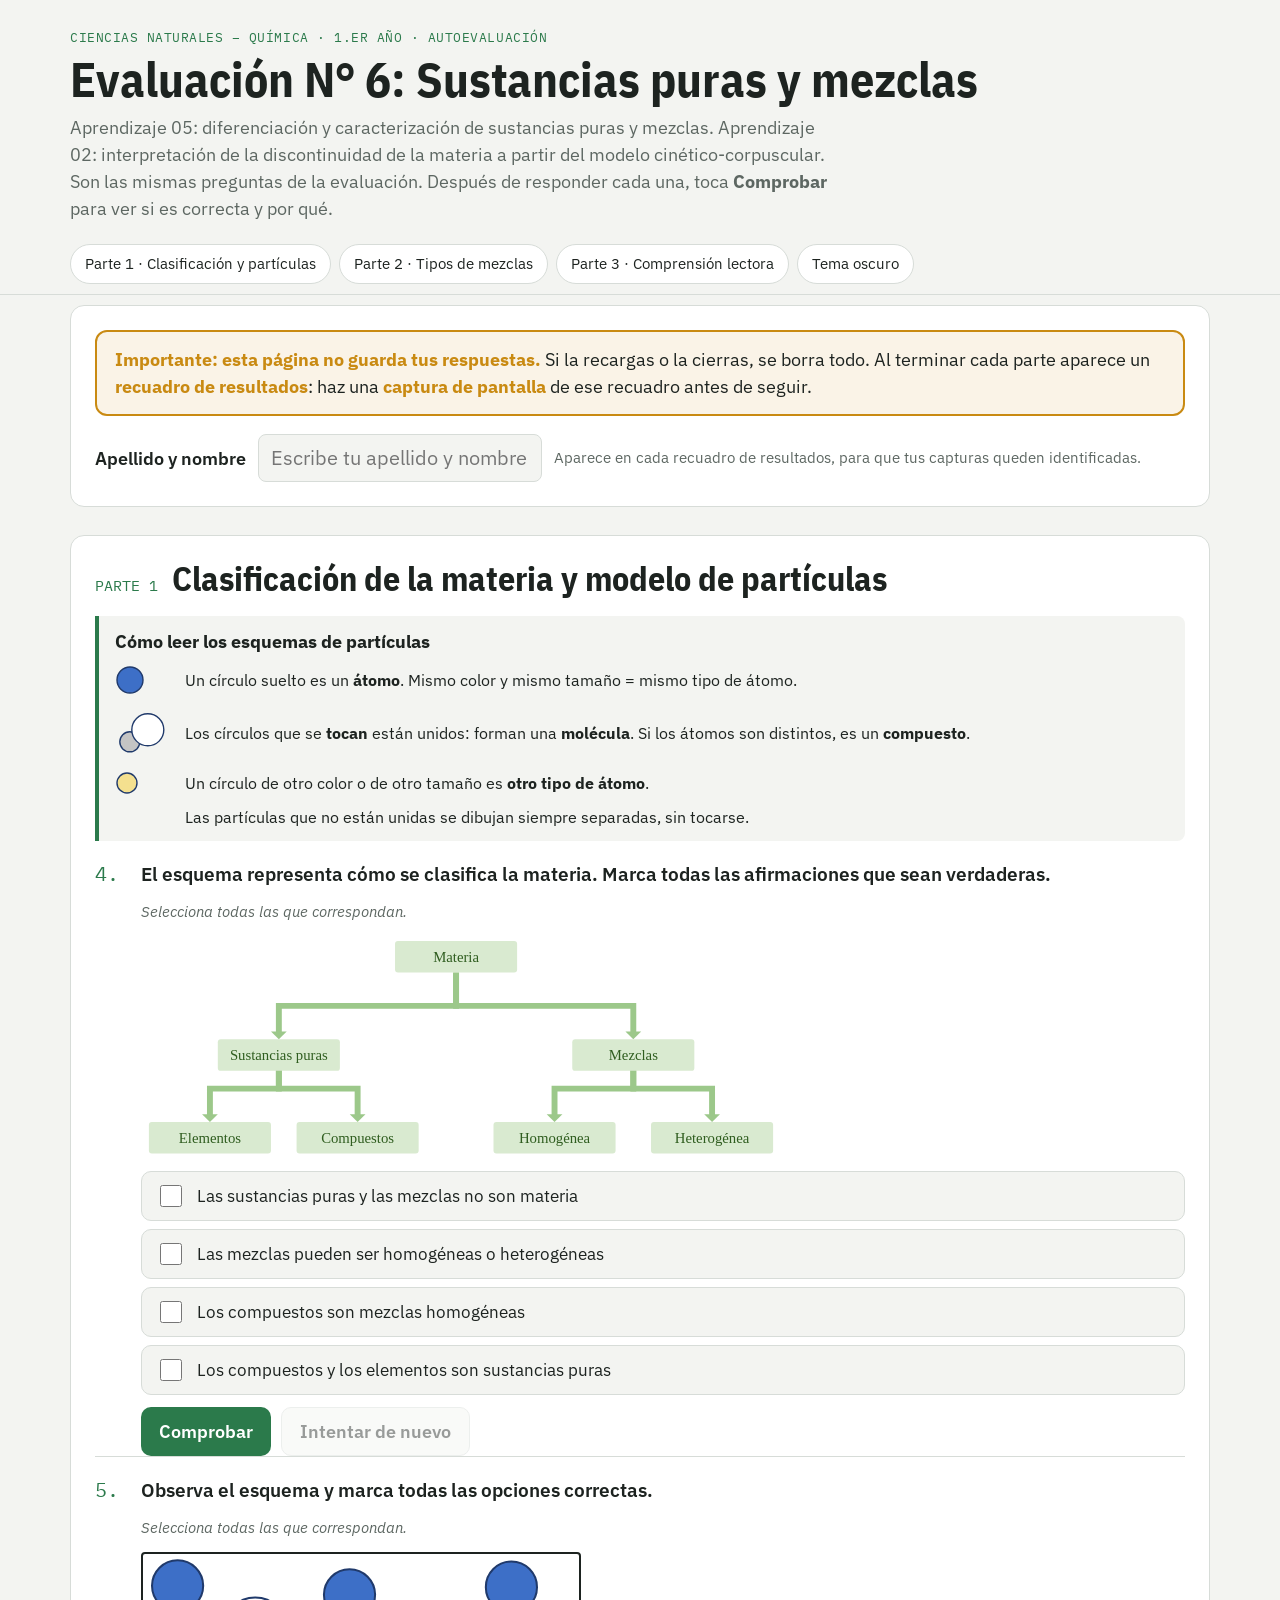
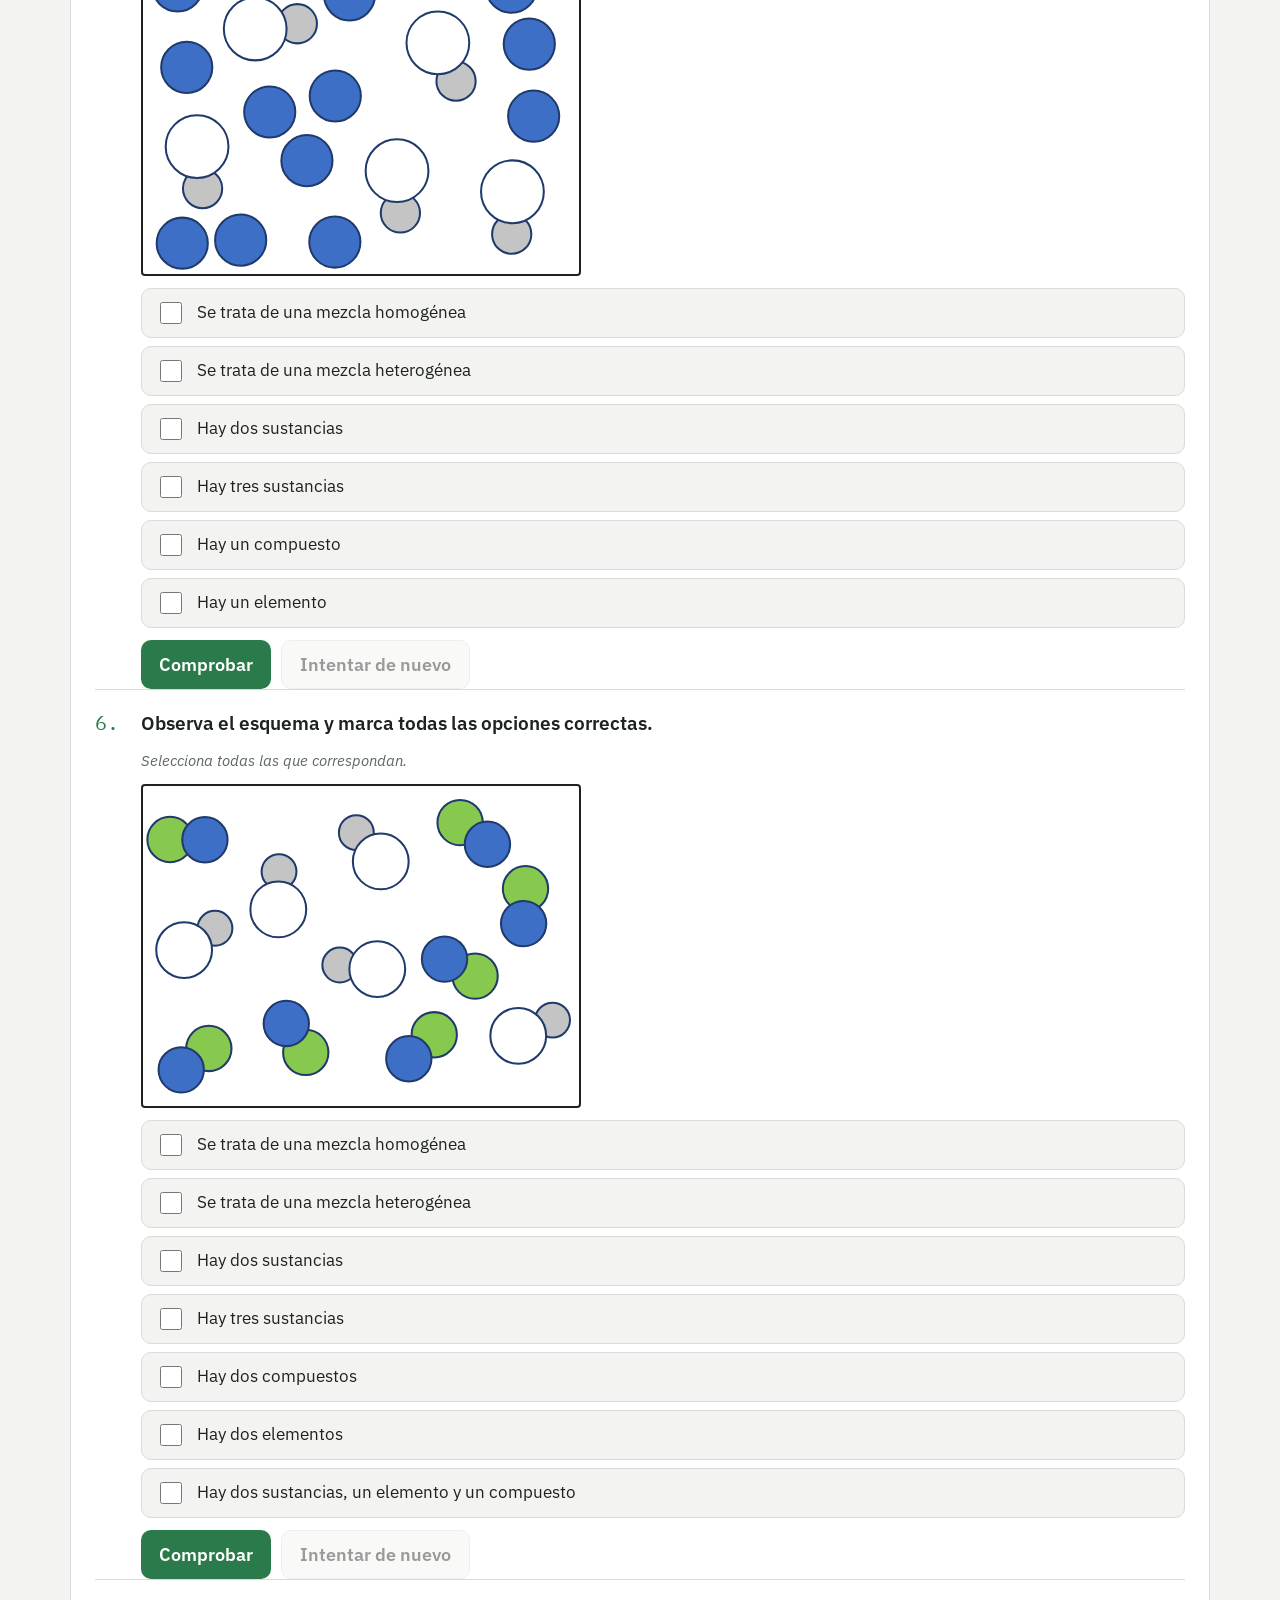
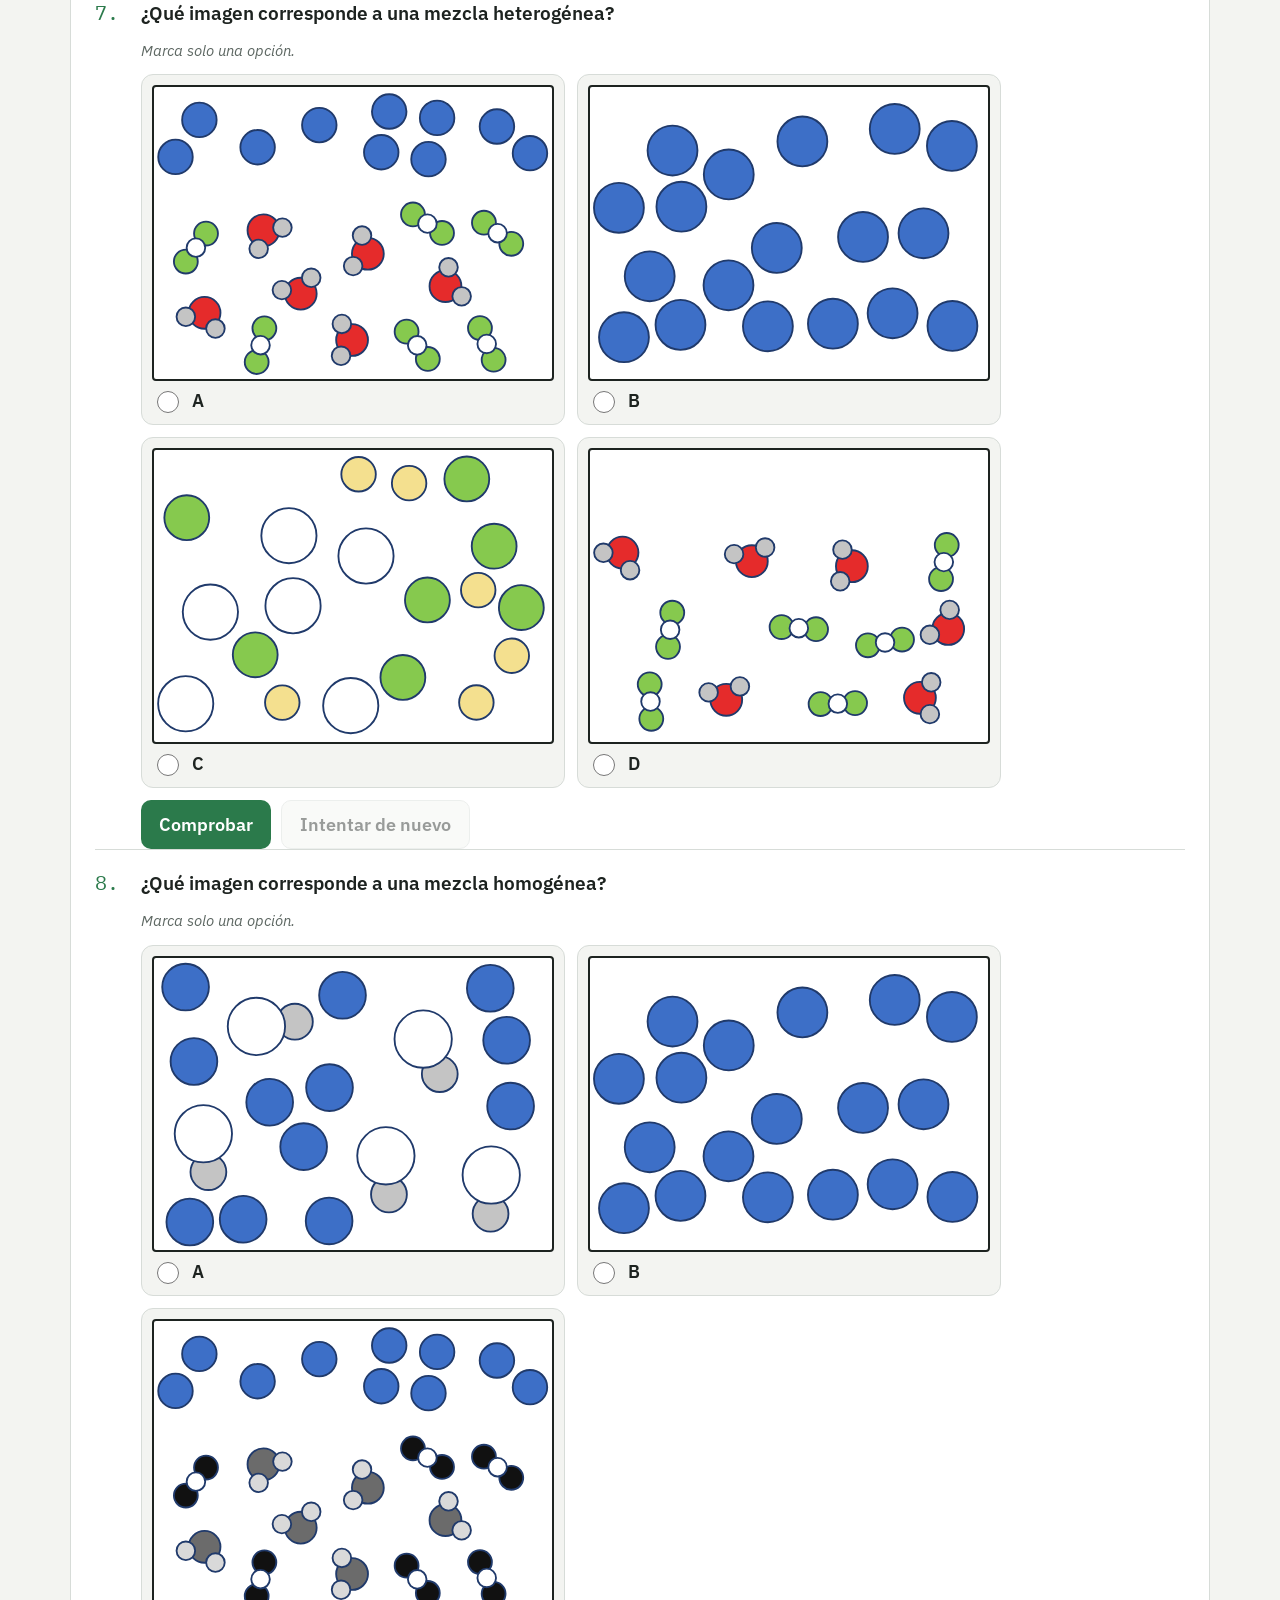
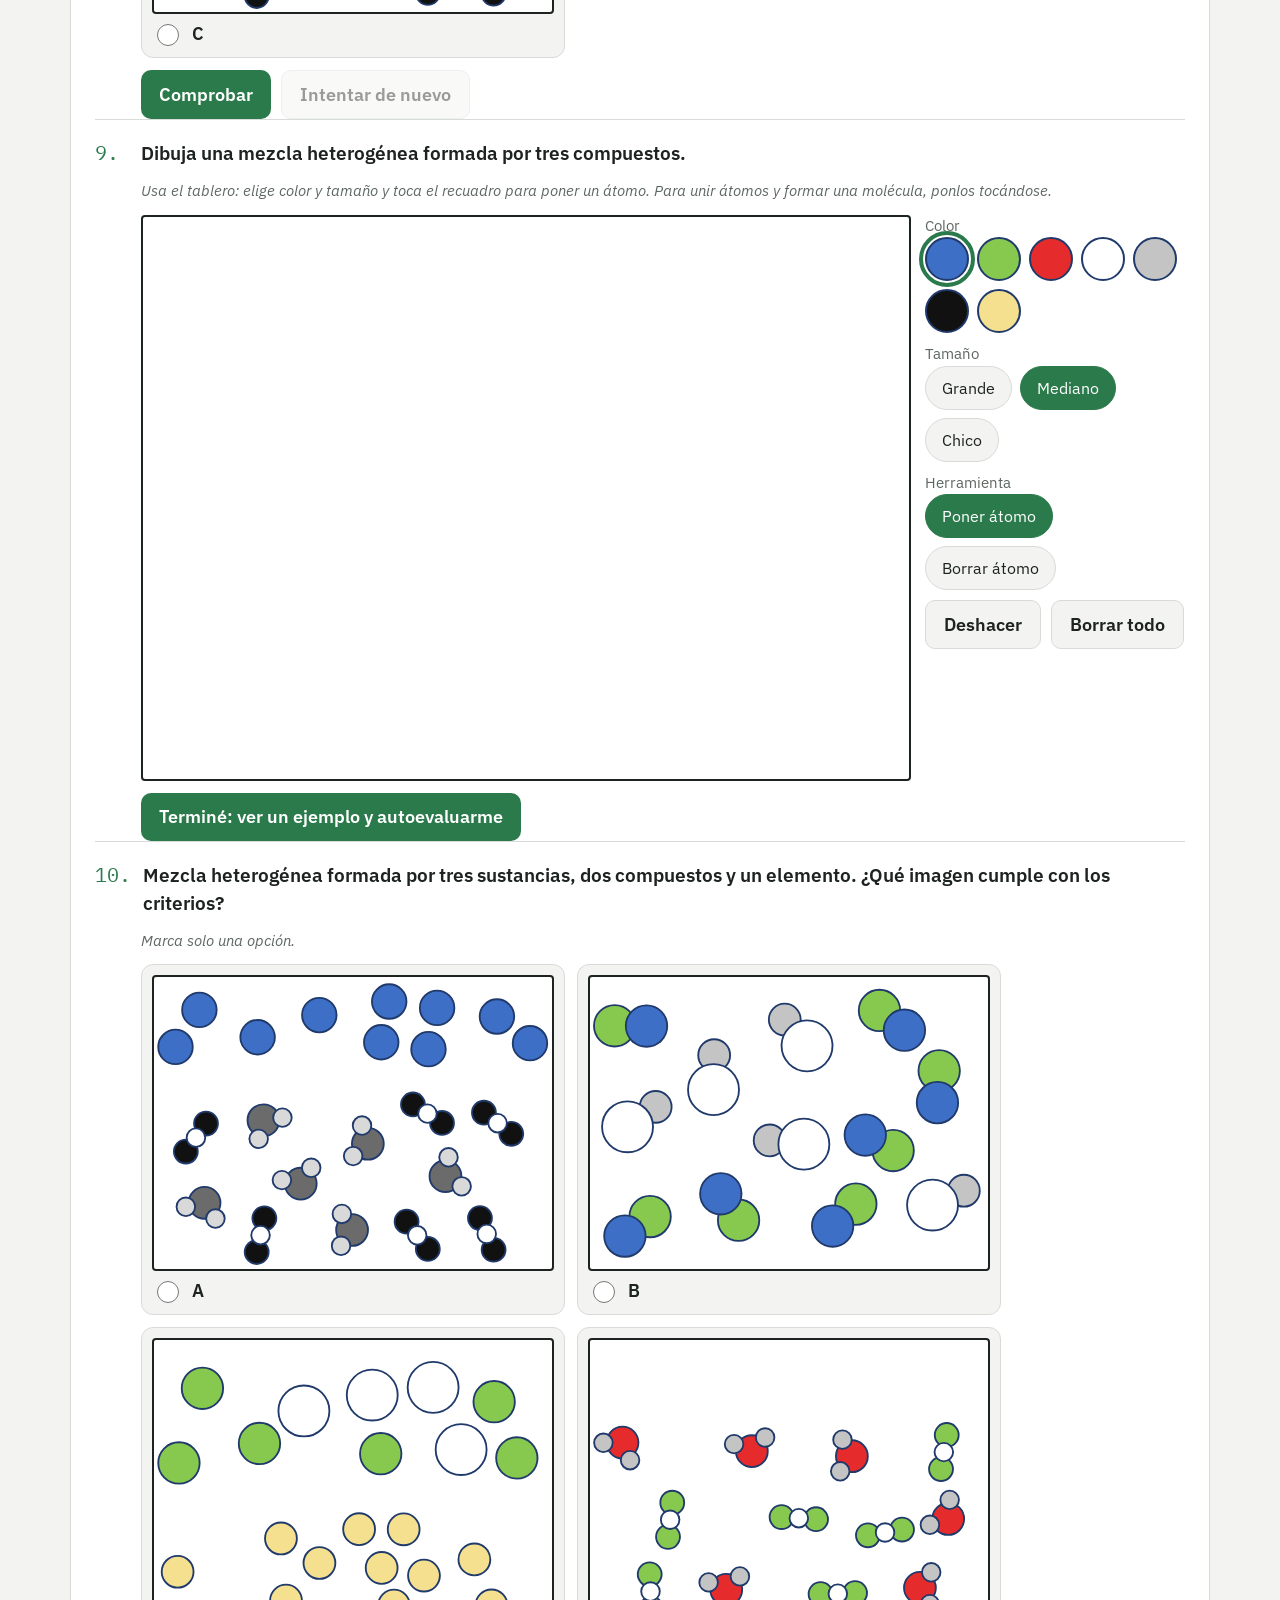
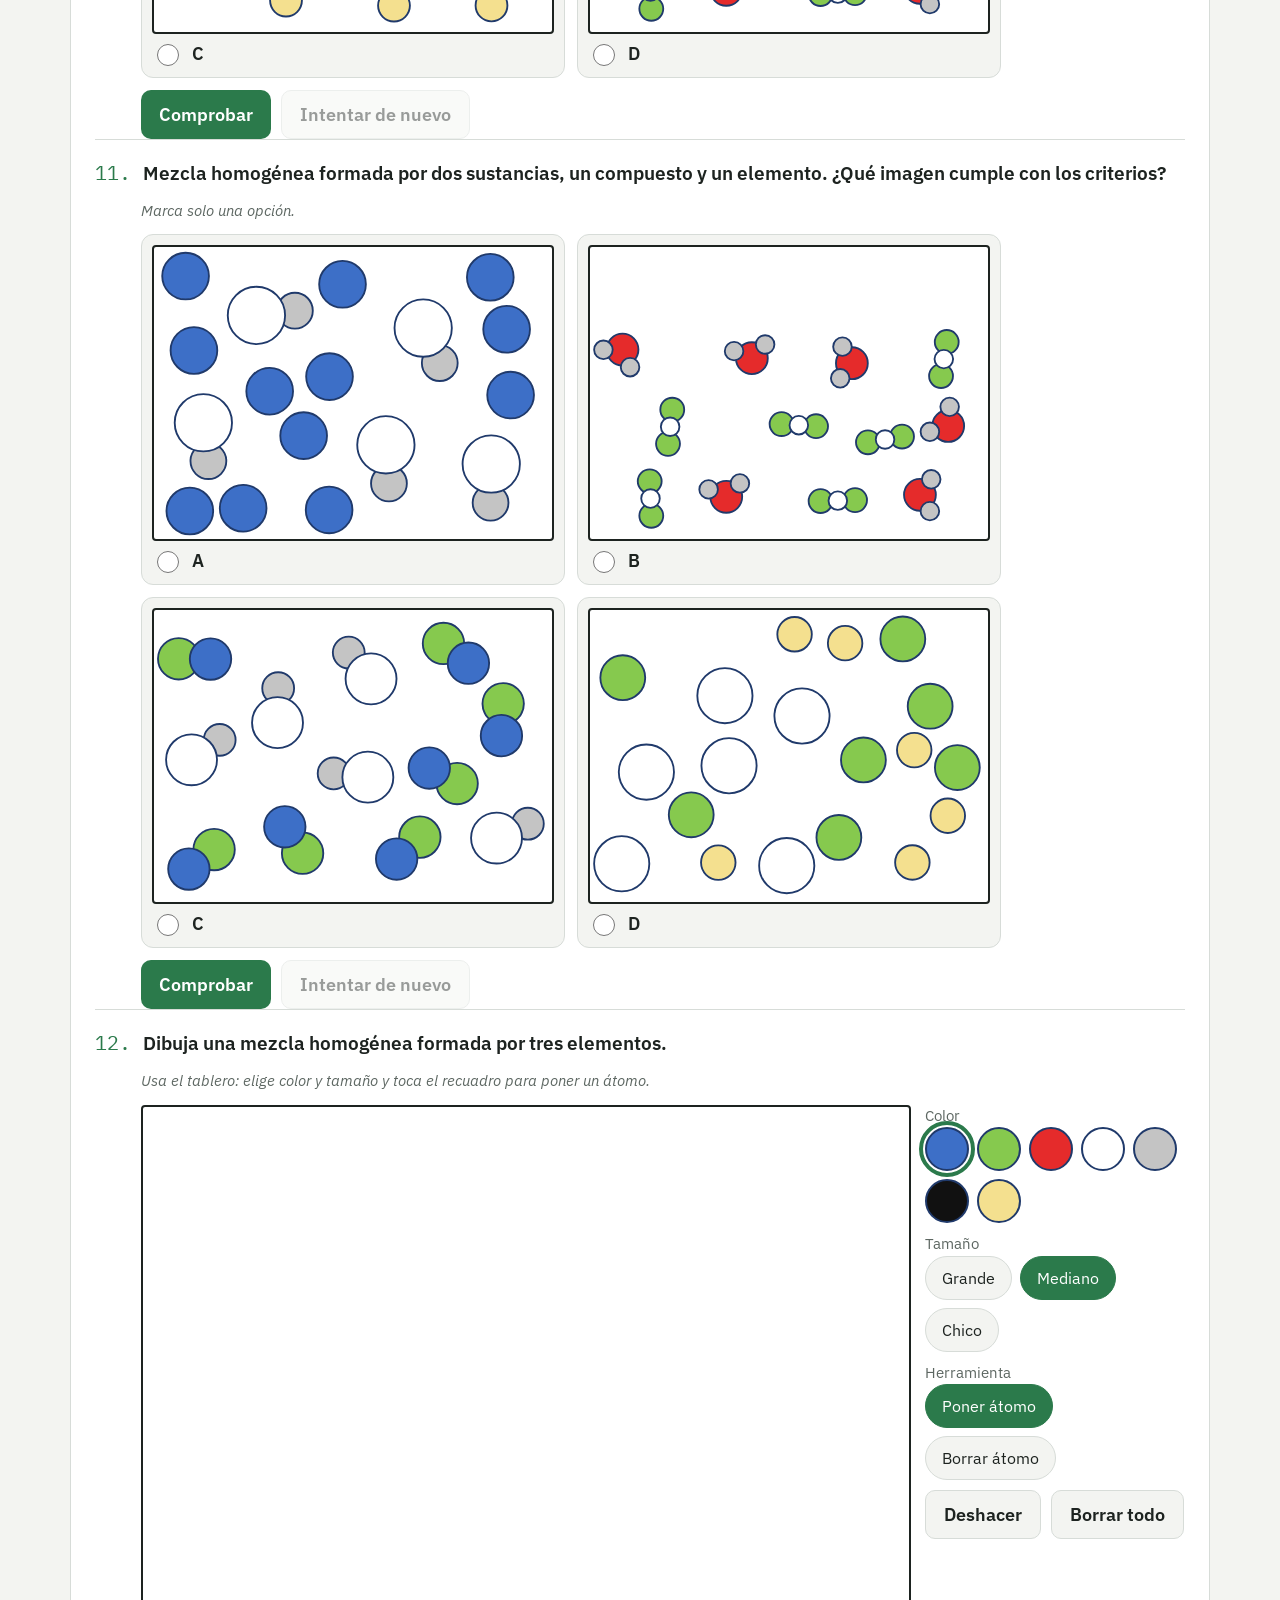
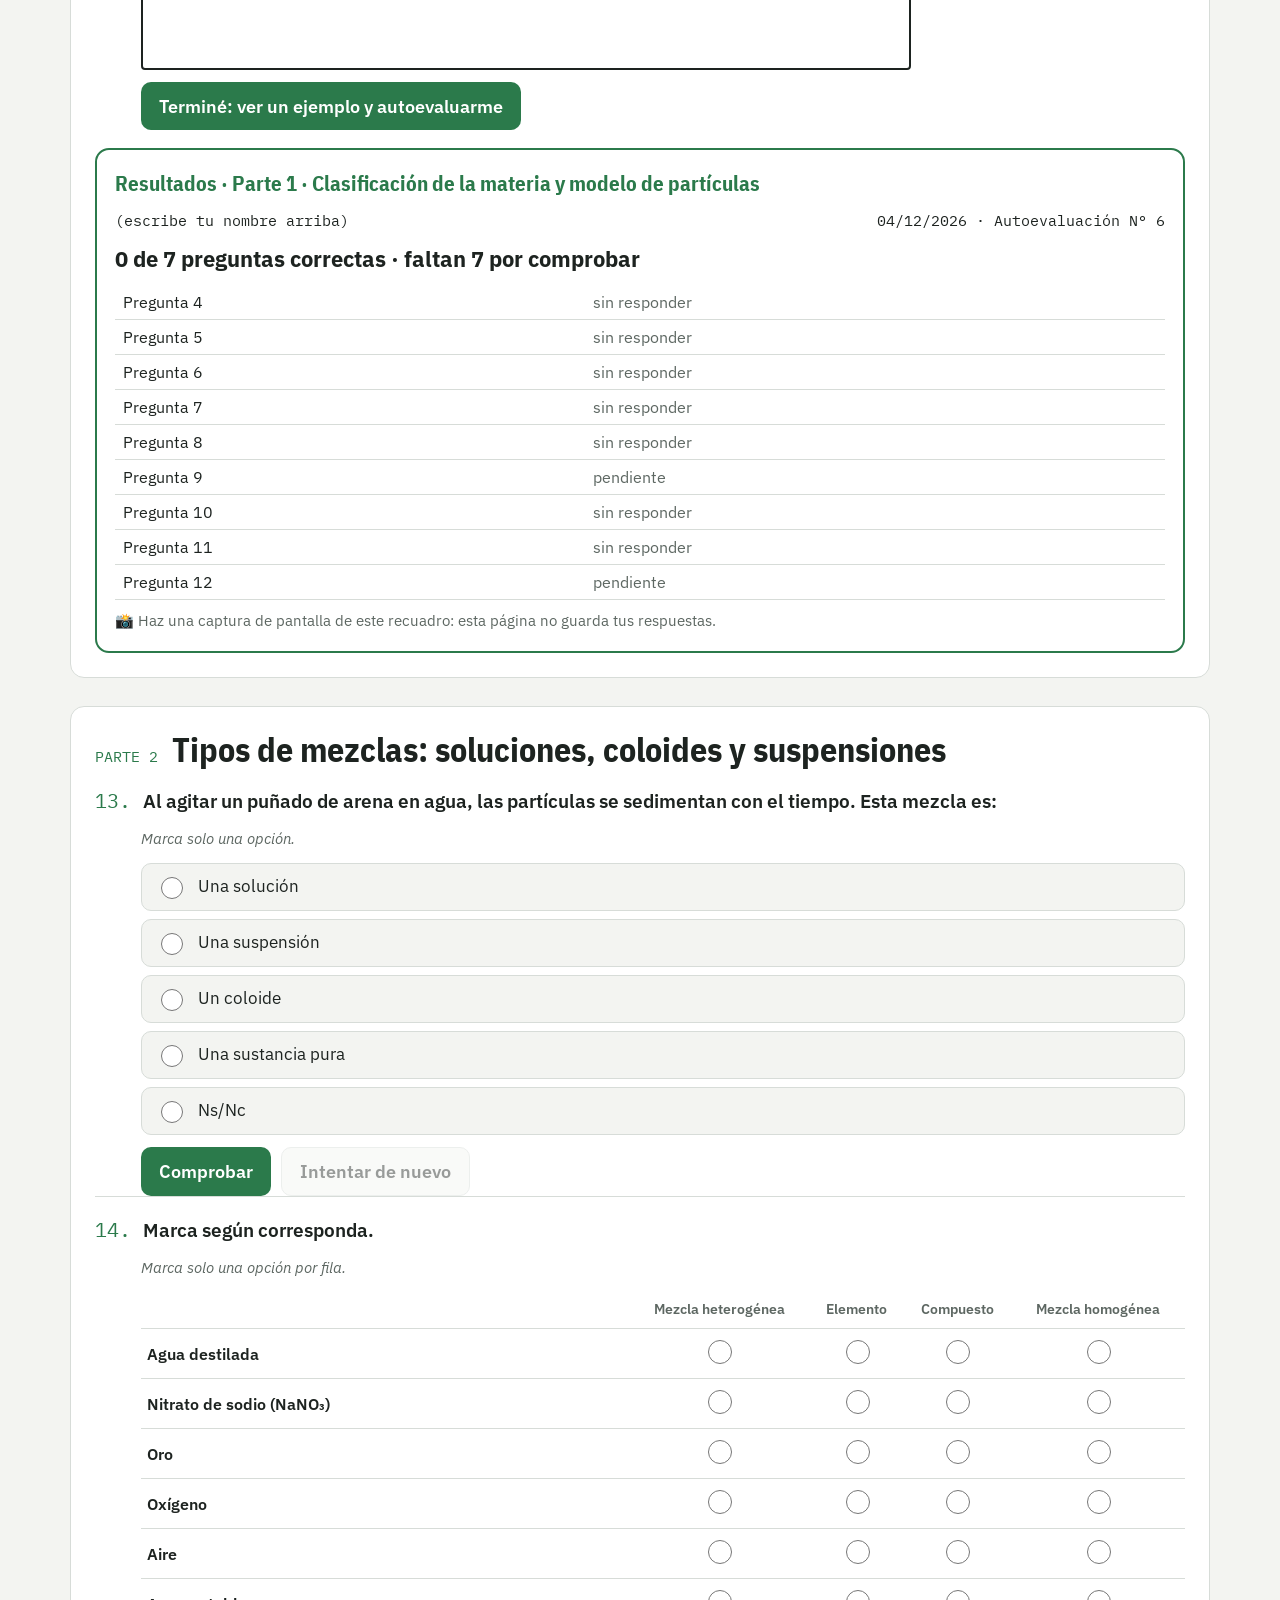
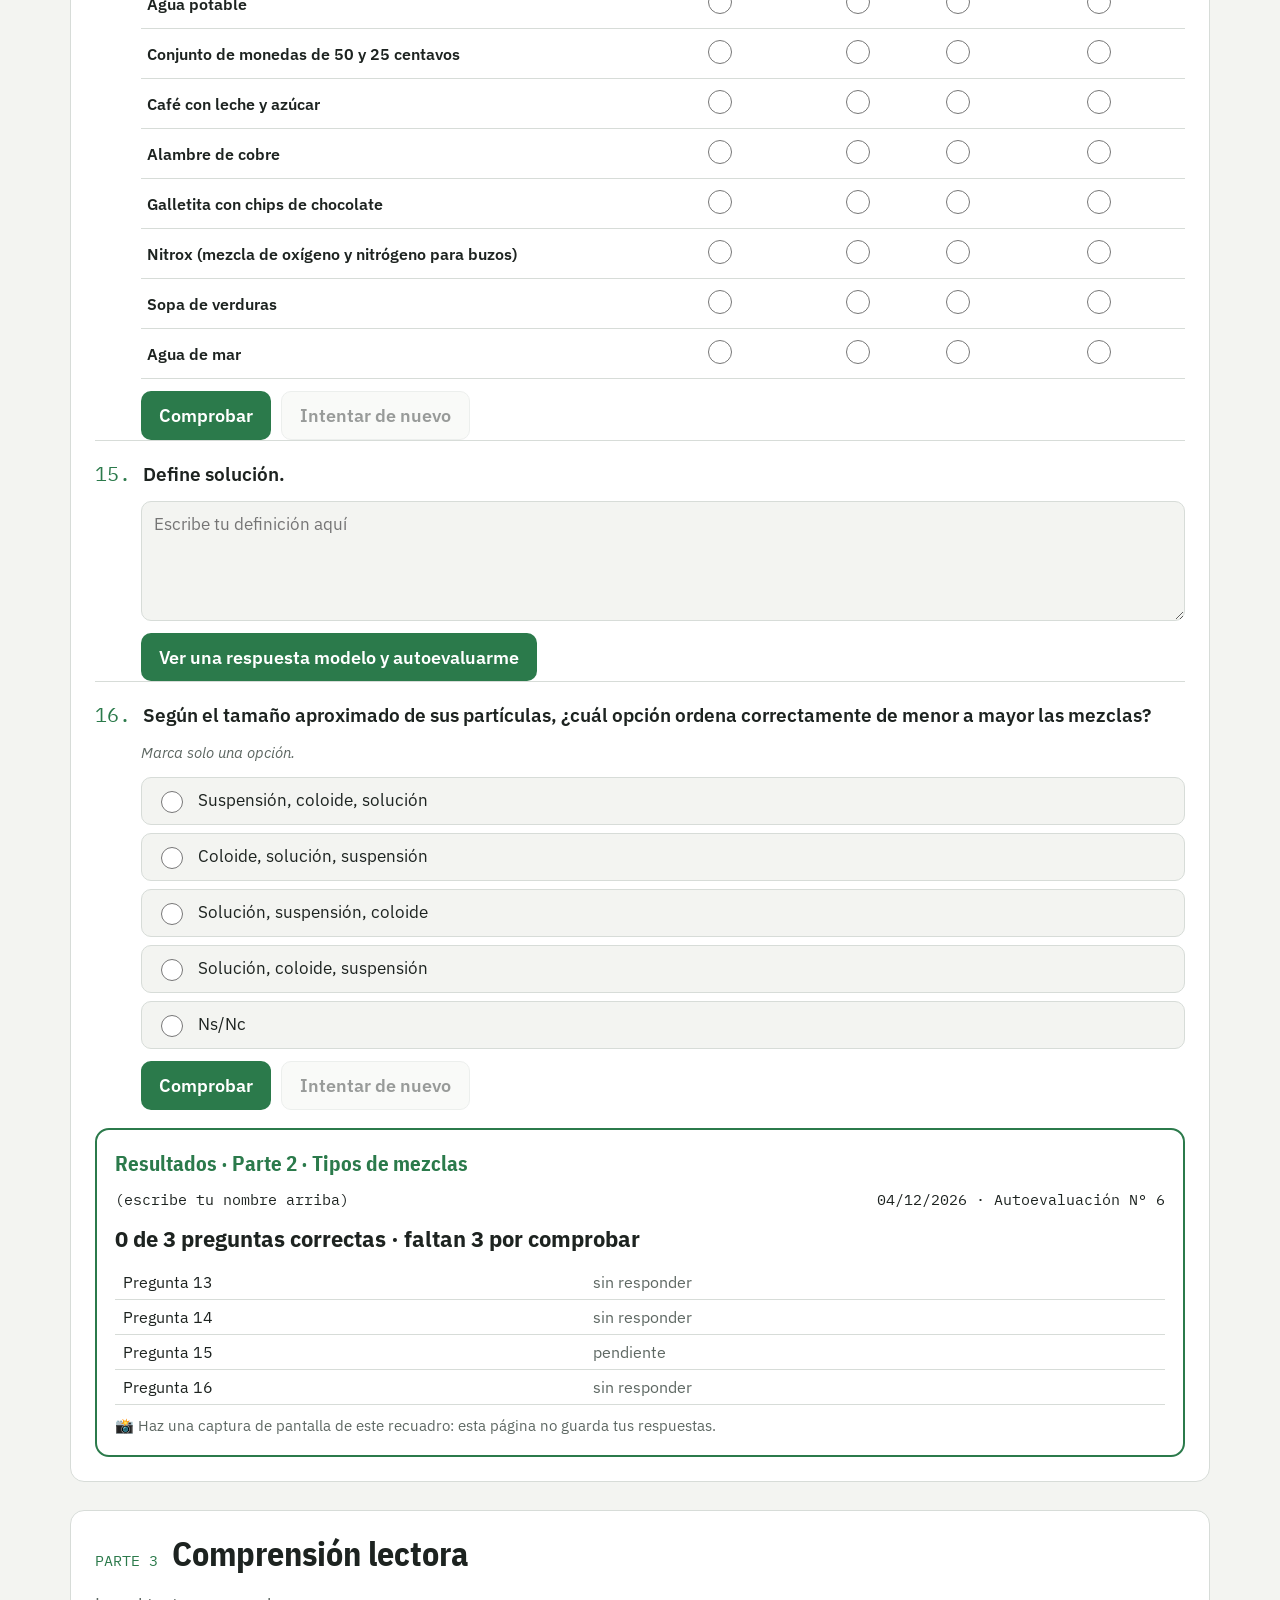
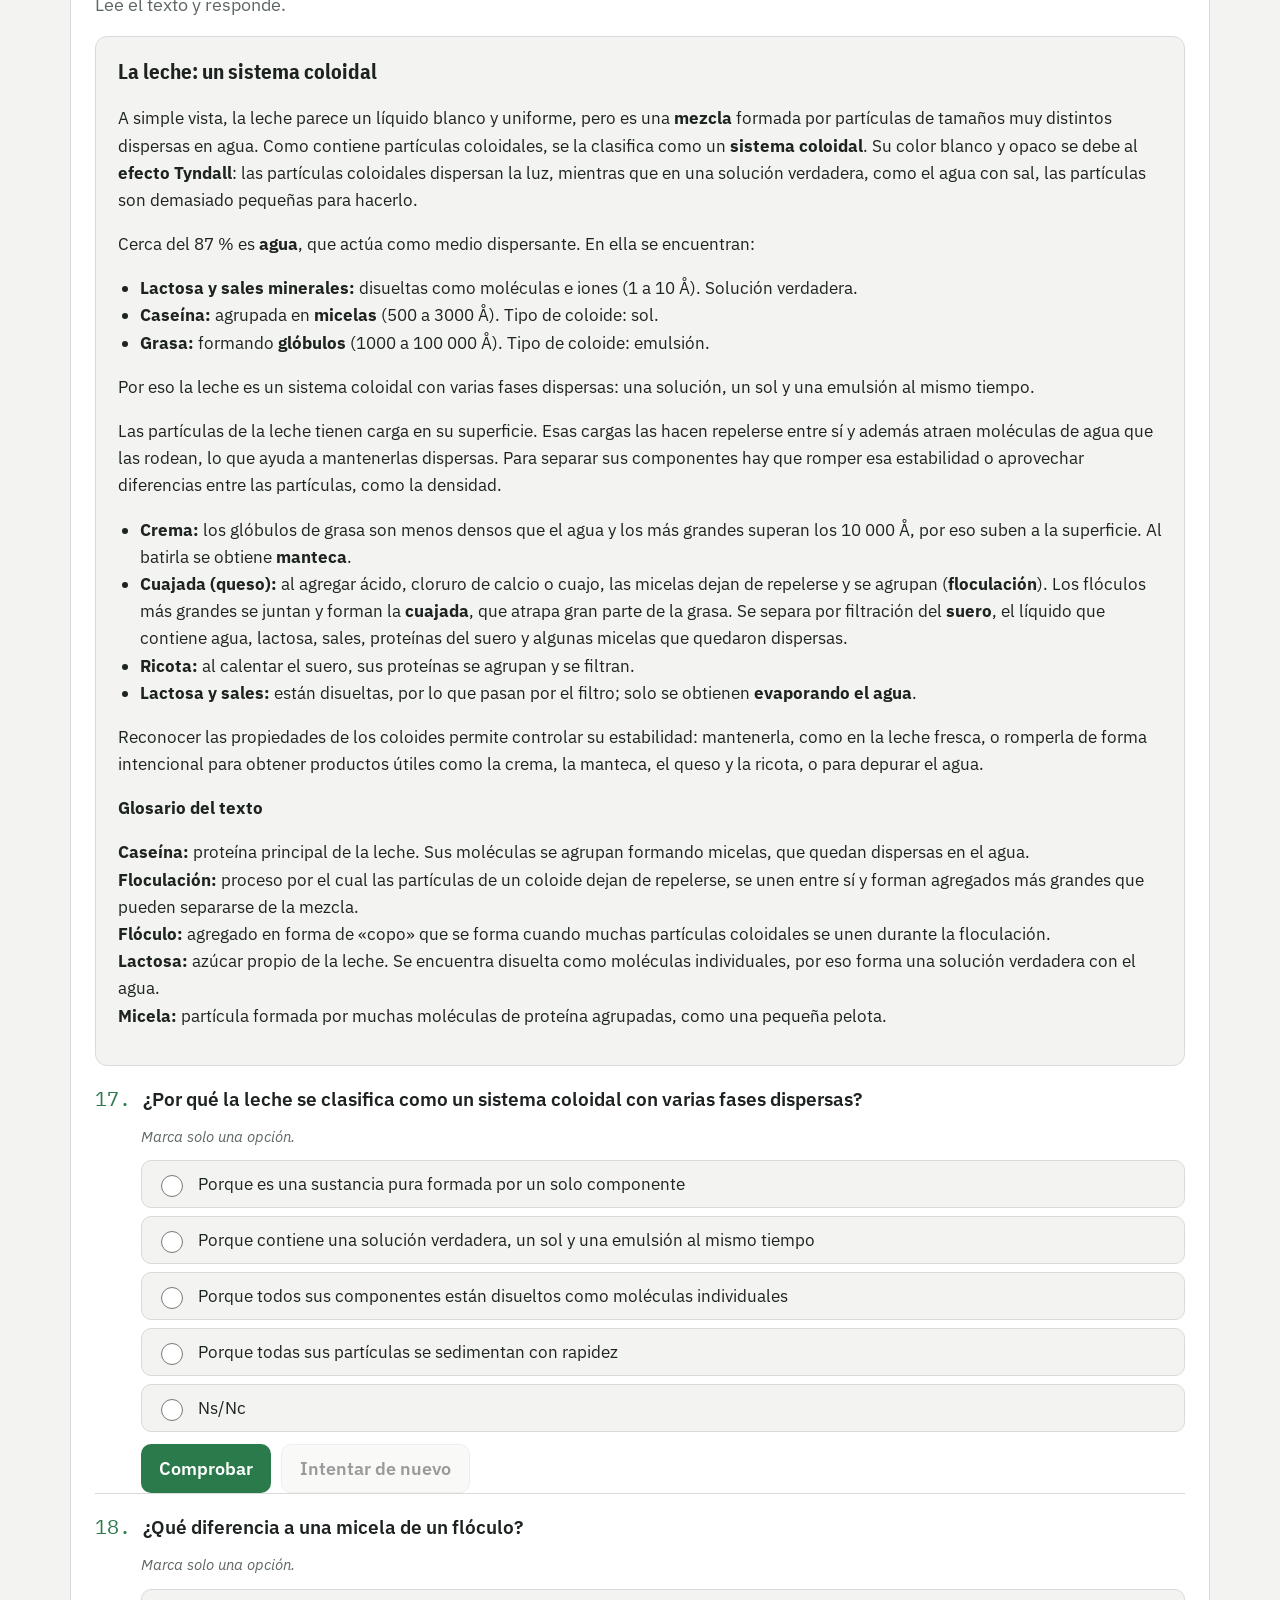
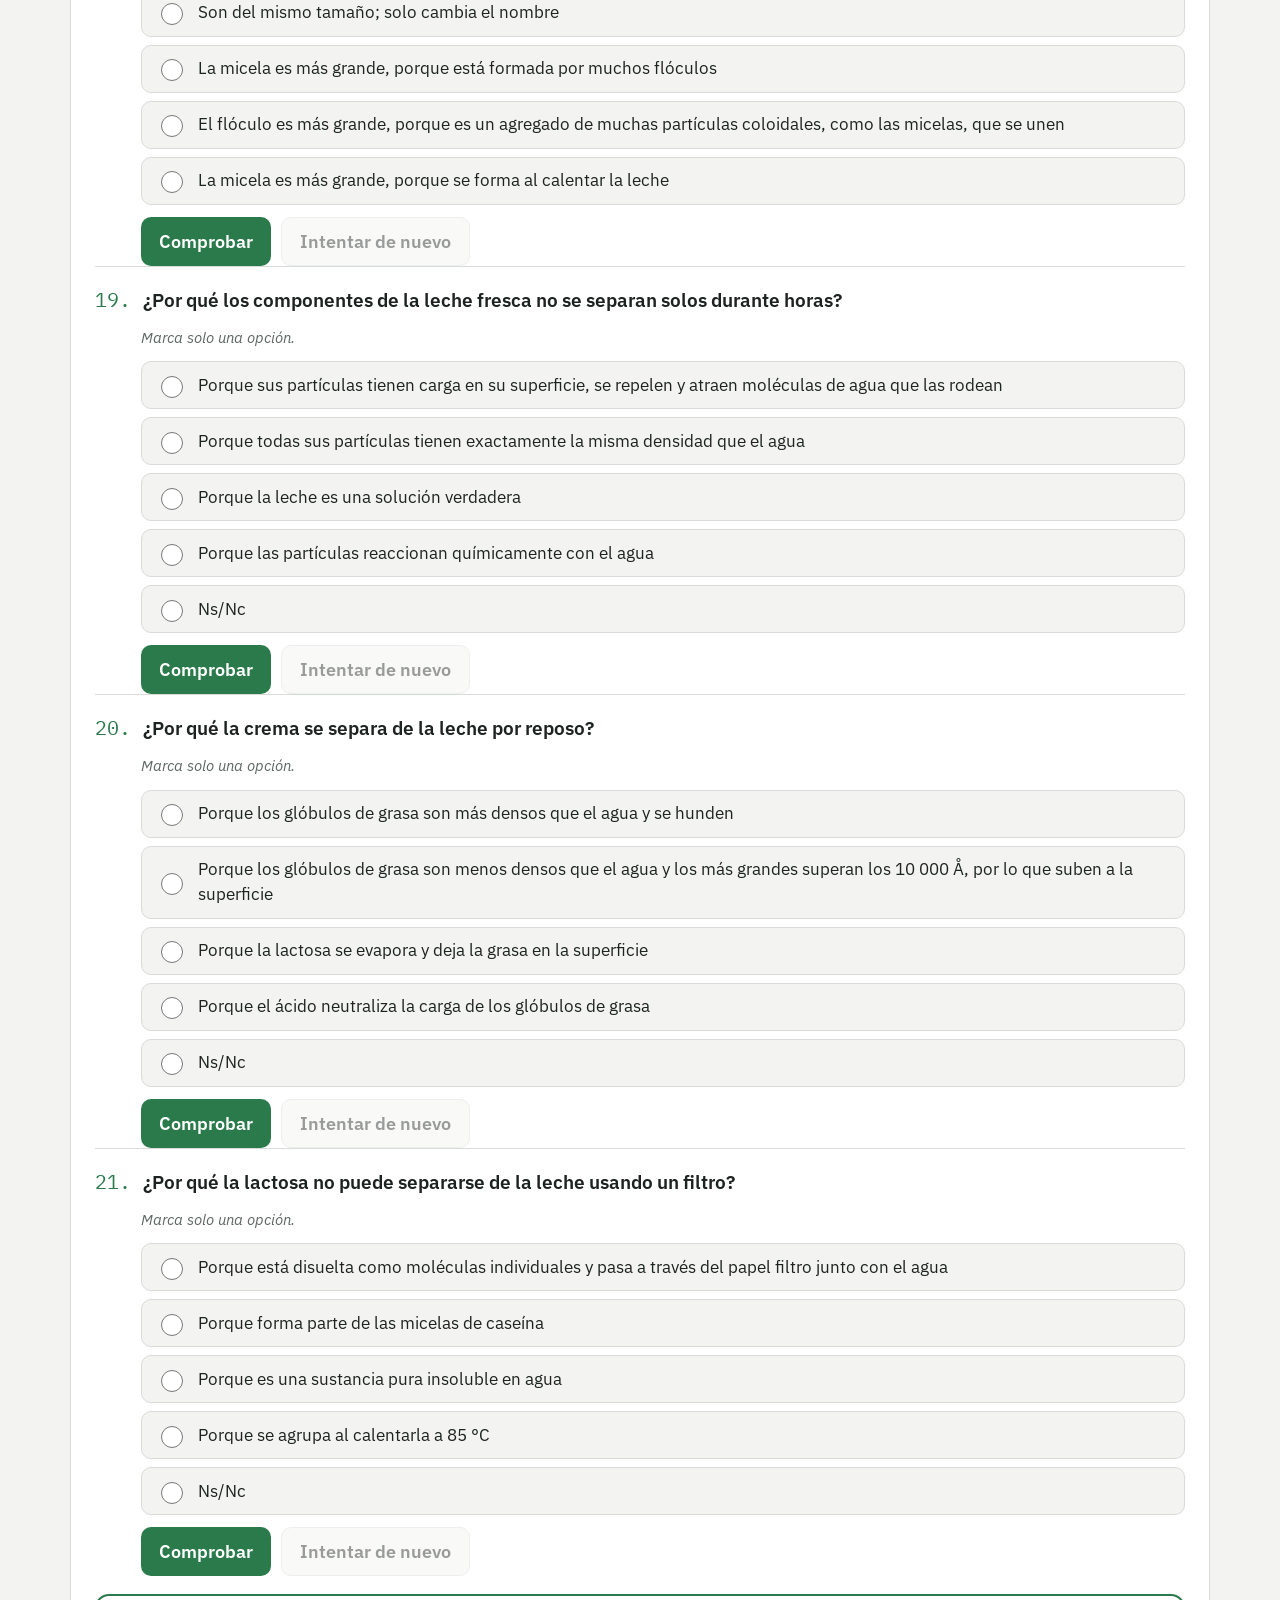
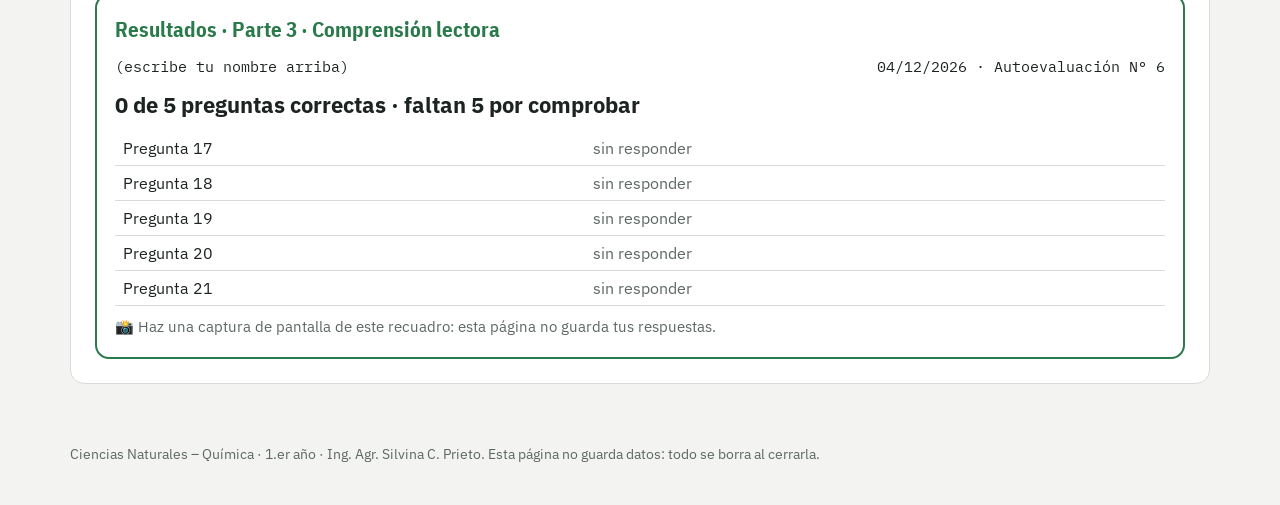
<file: evaluaciones/06-sustancias-puras-y-mezclas/index.html>
<!DOCTYPE html>
<html lang="es">
<head>
<meta charset="utf-8">
<meta name="viewport" content="width=device-width, initial-scale=1">
<title>Autoevaluación N° 6 – Sustancias puras y mezclas</title>
<link rel="preconnect" href="https://fonts.googleapis.com">
<link rel="preconnect" href="https://fonts.gstatic.com" crossorigin>
<link href="https://fonts.googleapis.com/css2?family=IBM+Plex+Mono:wght@400;600&family=IBM+Plex+Sans+Condensed:wght@500;700&family=IBM+Plex+Sans:wght@400;600&display=swap" rel="stylesheet">
<link rel="stylesheet" href="../../clases/01-materia-medicion-densidad/simuladores/estilo.css">
<style>
.aviso { border: 2px solid var(--warn); background: color-mix(in srgb, var(--warn) 10%, var(--surface)); border-radius: 12px; padding: 14px 18px; }
.aviso strong { color: var(--warn); }
.nombre-alumno { display: flex; gap: 12px; align-items: center; flex-wrap: wrap; }
.nombre-alumno input { font: inherit; font-size: 20px; padding: 8px 12px; border: 1px solid var(--line); border-radius: 8px; background: var(--bg); color: var(--ink); min-width: 280px; }

.pregunta-bloque { border-top: 1px solid var(--line); padding-top: 18px; display: grid; gap: 12px; }
.pregunta-bloque:first-of-type { border-top: none; padding-top: 0; }
.enunciado { display: flex; gap: 12px; align-items: baseline; }
.enunciado .nro { font-family: var(--font-mono); font-size: 20px; color: var(--accent); min-width: 34px; }
.enunciado .txt { font-size: 19px; font-weight: 600; }
.consigna { font-size: 15px; color: var(--muted); font-style: italic; margin: 0 0 0 46px; }
.cuerpo { margin-left: 46px; display: grid; gap: 12px; }
@media (max-width: 700px) { .consigna, .cuerpo { margin-left: 0; } }

.opciones-lista { display: grid; gap: 8px; }
.opcion { display: flex; gap: 12px; align-items: center; padding: 10px 14px; border: 1px solid var(--line); border-radius: 10px; background: var(--bg); cursor: pointer; min-height: 48px; font-size: 17px; }
.opcion input { width: 22px; height: 22px; accent-color: var(--accent); flex: none; }
.opcion.bien { border-color: var(--ok); box-shadow: inset 4px 0 0 var(--ok); }
.opcion.mal { border-color: var(--bad); box-shadow: inset 4px 0 0 var(--bad); }
.opcion.faltó { border-color: var(--warn); box-shadow: inset 4px 0 0 var(--warn); }
.opcion .exp { display: block; font-size: 14px; color: var(--muted); margin-top: 4px; }

.imagenes { display: grid; grid-template-columns: repeat(2, minmax(0, 1fr)); gap: 12px; max-width: 860px; }
@media (max-width: 600px) { .imagenes { grid-template-columns: 1fr; } }
.opcion-img { display: grid; gap: 6px; padding: 10px; border: 1px solid var(--line); border-radius: 12px; background: var(--bg); cursor: pointer; }
.opcion-img .pie { display: flex; gap: 10px; align-items: center; font-weight: 600; font-size: 18px; }
.opcion-img input { width: 22px; height: 22px; accent-color: var(--accent); }
.opcion-img.bien { border-color: var(--ok); box-shadow: 0 0 0 3px var(--ok); }
.opcion-img.mal { border-color: var(--bad); box-shadow: 0 0 0 3px var(--bad); }
.opcion-img .exp { font-size: 14px; color: var(--muted); }
.escena { background: #fff; border: 2px solid #1d2320; border-radius: 4px; display: block; width: 100%; height: auto; }
.escena-grande { max-width: 440px; }

.grilla { border-collapse: collapse; width: 100%; font-size: 16px; }
.grilla th, .grilla td { border-bottom: 1px solid var(--line); padding: 8px 6px; text-align: center; }
.grilla th:first-child, .grilla td:first-child { text-align: left; font-weight: 600; }
.grilla input { width: 24px; height: 24px; accent-color: var(--accent); cursor: pointer; }
.grilla tr.bien td:first-child { box-shadow: inset 4px 0 0 var(--ok); }
.grilla tr.mal td:first-child { box-shadow: inset 4px 0 0 var(--bad); }
.grilla .exp { display: block; font-size: 13px; color: var(--muted); font-weight: 400; }
.grilla td.correcta { background: color-mix(in srgb, var(--ok) 18%, transparent); }

.devolucion { border-radius: 10px; padding: 12px 16px; font-size: 16px; }
.devolucion.ok { background: color-mix(in srgb, var(--ok) 14%, var(--surface)); border: 1px solid var(--ok); }
.devolucion.mal { background: color-mix(in srgb, var(--bad) 10%, var(--surface)); border: 1px solid var(--bad); }
.devolucion.info { background: var(--bg); border: 1px solid var(--line); }

textarea { font: inherit; font-size: 17px; width: 100%; min-height: 120px; padding: 10px 12px; border: 1px solid var(--line); border-radius: 10px; background: var(--bg); color: var(--ink); }
.checklist { display: grid; gap: 6px; }
.checklist label { display: flex; gap: 10px; align-items: flex-start; font-size: 16px; cursor: pointer; padding: 6px 4px; }
.checklist input { width: 20px; height: 20px; accent-color: var(--accent); flex: none; margin-top: 2px; }

/* Tablero de dibujo */
.tablero { display: grid; grid-template-columns: minmax(0, 1fr) 260px; gap: 14px; align-items: start; }
@media (max-width: 800px) { .tablero { grid-template-columns: 1fr; } }
.lienzo { background: #fff; border: 2px solid #1d2320; border-radius: 4px; touch-action: none; cursor: crosshair; display: block; width: 100%; height: auto; }
.paleta { display: grid; gap: 10px; }
.colores { display: flex; flex-wrap: wrap; gap: 8px; }
.color { width: 44px; height: 44px; border-radius: 50%; border: 2px solid #203a6b; cursor: pointer; }
.color[aria-pressed="true"] { outline: 4px solid var(--accent); outline-offset: 2px; }

.leyenda { display: grid; grid-template-columns: auto 1fr; gap: 10px 14px; align-items: center; font-size: 16px; }
.resumen { border: 2px solid var(--accent); border-radius: 14px; padding: 18px; display: grid; gap: 10px; background: var(--surface); }
.resumen h3 { color: var(--accent); }
.resumen .cab { display: flex; justify-content: space-between; gap: 10px; flex-wrap: wrap; font-family: var(--font-mono); font-size: 15px; }
.resumen table td { padding: 5px 8px; }
.resumen .total { font-size: 22px; font-weight: 700; }
.marca-ok { color: var(--ok); font-weight: 700; }
.marca-mal { color: var(--bad); font-weight: 700; }
.marca-pend { color: var(--muted); }

.lectura-texto { background: var(--bg); border: 1px solid var(--line); border-radius: 12px; padding: 18px 22px; font-size: 17px; line-height: 1.6; }
.lectura-texto h3 { margin-bottom: 8px; }
.lectura-texto ul { padding-left: 22px; }
.arbol { max-width: 640px; }
</style>
</head>
<body>
<header class="top">
  <div class="kicker">CIENCIAS NATURALES – QUÍMICA · 1.ER AÑO · AUTOEVALUACIÓN</div>
  <h1>Evaluación N° 6: Sustancias puras y mezclas</h1>
  <p class="lead">Aprendizaje 05: diferenciación y caracterización de sustancias puras y mezclas. Aprendizaje 02: interpretación de la discontinuidad de la materia a partir del modelo cinético-corpuscular. Son las mismas preguntas de la evaluación. Después de responder cada una, toca <strong>Comprobar</strong> para ver si es correcta y por qué.</p>
</header>

<nav class="secciones" aria-label="Partes">
  <div class="fila">
    <a href="#parte1">Parte 1 · Clasificación y partículas</a>
    <a href="#parte2">Parte 2 · Tipos de mezclas</a>
    <a href="#parte3">Parte 3 · Comprensión lectora</a>
    <button type="button" id="tema">Tema oscuro</button>
  </div>
</nav>

<main>

<section class="bloque">
  <div class="aviso" role="note">
    <strong>Importante: esta página no guarda tus respuestas.</strong> Si la recargas o la cierras, se borra todo. Al terminar cada parte aparece un <strong>recuadro de resultados</strong>: haz una <strong>captura de pantalla</strong> de ese recuadro antes de seguir.
  </div>
  <div class="nombre-alumno">
    <label for="nombre" style="font-weight:600">Apellido y nombre</label>
    <input id="nombre" type="text" autocomplete="name" placeholder="Escribe tu apellido y nombre">
    <span class="nota">Aparece en cada recuadro de resultados, para que tus capturas queden identificadas.</span>
  </div>
</section>

<section class="bloque" id="parte1">
  <div class="titulo"><span class="num">PARTE 1</span><h2>Clasificación de la materia y modelo de partículas</h2></div>
  <div class="idea">
    <strong>Cómo leer los esquemas de partículas</strong>
    <div class="leyenda" style="margin-top:10px" id="leyenda"></div>
  </div>
  <div id="preguntas1"></div>
  <div class="resumen" id="resumen1"></div>
</section>

<section class="bloque" id="parte2">
  <div class="titulo"><span class="num">PARTE 2</span><h2>Tipos de mezclas: soluciones, coloides y suspensiones</h2></div>
  <div id="preguntas2"></div>
  <div class="resumen" id="resumen2"></div>
</section>

<section class="bloque" id="parte3">
  <div class="titulo"><span class="num">PARTE 3</span><h2>Comprensión lectora</h2></div>
  <p class="pregunta">Lee el texto y responde.</p>
  <article class="lectura-texto">
    <h3>La leche: un sistema coloidal</h3>
    <p>A simple vista, la leche parece un líquido blanco y uniforme, pero es una <strong>mezcla</strong> formada por partículas de tamaños muy distintos dispersas en agua. Como contiene partículas coloidales, se la clasifica como un <strong>sistema coloidal</strong>. Su color blanco y opaco se debe al <strong>efecto Tyndall</strong>: las partículas coloidales dispersan la luz, mientras que en una solución verdadera, como el agua con sal, las partículas son demasiado pequeñas para hacerlo.</p>
    <p>Cerca del 87 % es <strong>agua</strong>, que actúa como medio dispersante. En ella se encuentran:</p>
    <ul>
      <li><strong>Lactosa y sales minerales:</strong> disueltas como moléculas e iones (1 a 10 Å). Solución verdadera.</li>
      <li><strong>Caseína:</strong> agrupada en <strong>micelas</strong> (500 a 3000 Å). Tipo de coloide: sol.</li>
      <li><strong>Grasa:</strong> formando <strong>glóbulos</strong> (1000 a 100 000 Å). Tipo de coloide: emulsión.</li>
    </ul>
    <p>Por eso la leche es un sistema coloidal con varias fases dispersas: una solución, un sol y una emulsión al mismo tiempo.</p>
    <p>Las partículas de la leche tienen carga en su superficie. Esas cargas las hacen repelerse entre sí y además atraen moléculas de agua que las rodean, lo que ayuda a mantenerlas dispersas. Para separar sus componentes hay que romper esa estabilidad o aprovechar diferencias entre las partículas, como la densidad.</p>
    <ul>
      <li><strong>Crema:</strong> los glóbulos de grasa son menos densos que el agua y los más grandes superan los 10 000 Å, por eso suben a la superficie. Al batirla se obtiene <strong>manteca</strong>.</li>
      <li><strong>Cuajada (queso):</strong> al agregar ácido, cloruro de calcio o cuajo, las micelas dejan de repelerse y se agrupan (<strong>floculación</strong>). Los flóculos más grandes se juntan y forman la <strong>cuajada</strong>, que atrapa gran parte de la grasa. Se separa por filtración del <strong>suero</strong>, el líquido que contiene agua, lactosa, sales, proteínas del suero y algunas micelas que quedaron dispersas.</li>
      <li><strong>Ricota:</strong> al calentar el suero, sus proteínas se agrupan y se filtran.</li>
      <li><strong>Lactosa y sales:</strong> están disueltas, por lo que pasan por el filtro; solo se obtienen <strong>evaporando el agua</strong>.</li>
    </ul>
    <p>Reconocer las propiedades de los coloides permite controlar su estabilidad: mantenerla, como en la leche fresca, o romperla de forma intencional para obtener productos útiles como la crema, la manteca, el queso y la ricota, o para depurar el agua.</p>
    <p><strong>Glosario del texto</strong></p>
    <p><strong>Caseína:</strong> proteína principal de la leche. Sus moléculas se agrupan formando micelas, que quedan dispersas en el agua.<br>
    <strong>Floculación:</strong> proceso por el cual las partículas de un coloide dejan de repelerse, se unen entre sí y forman agregados más grandes que pueden separarse de la mezcla.<br>
    <strong>Flóculo:</strong> agregado en forma de «copo» que se forma cuando muchas partículas coloidales se unen durante la floculación.<br>
    <strong>Lactosa:</strong> azúcar propio de la leche. Se encuentra disuelta como moléculas individuales, por eso forma una solución verdadera con el agua.<br>
    <strong>Micela:</strong> partícula formada por muchas moléculas de proteína agrupadas, como una pequeña pelota.</p>
  </article>
  <div id="preguntas3"></div>
  <div class="resumen" id="resumen3"></div>
</section>

</main>
<footer>Ciencias Naturales – Química · 1.er año · Ing. Agr. Silvina C. Prieto. Esta página no guarda datos: todo se borra al cerrarla.</footer>

<script>
const $ = (s, r = document) => r.querySelector(s);
const $$ = (s, r = document) => Array.from(r.querySelectorAll(s));
const sinPrefijo = t => { const x = t.replace(/^Correcta: /, ""); return x.charAt(0).toUpperCase() + x.slice(1); };

/* ---------- Tema claro/oscuro ---------- */
(() => {
  const b = $("#tema"), raiz = document.documentElement;
  let t = matchMedia("(prefers-color-scheme: dark)").matches ? "dark" : "light";
  const ap = () => { raiz.dataset.theme = t; b.textContent = t === "dark" ? "Tema claro" : "Tema oscuro"; };
  ap(); b.addEventListener("click", () => { t = t === "dark" ? "light" : "dark"; ap(); });
})();

/* ---------- Esquemas de partículas ----------
   Convención: cada círculo es un átomo; mismo color y tamaño = mismo tipo de átomo;
   los círculos que se tocan están unidos (forman una molécula); las partículas que no
   están unidas se dibujan siempre separadas, sin tocarse. */
const COL = { azul: "#3d6fc7", verde: "#86c94e", blanco: "#ffffff", gris: "#c4c4c4", rojo: "#e52b2b", negro: "#111111", oscuro: "#6b6b6b", claro: "#d9d9d9", amarillo: "#f4e08f" };
const BORDE = "#203a6b";
// Cada plantilla: lista de átomos [dx, dy, radio, color], dibujados en ese orden.
const PLANTILLA = {
  WG:  [[-13, 9, 10, "gris"], [5, -3, 16, "blanco"]],                       // compuesto blanco + gris
  GB:  [[-10, 0, 13, "verde"], [10, 0, 13, "azul"]],                        // compuesto verde + azul
  A:   [[0, 0, 13, "azul"]],                                                // átomo azul
  A15: [[0, 0, 15, "azul"]],
  RGG: [[0, 0, 12, "rojo"], [-12, 8, 7, "gris"], [12, 8, 7, "gris"]],       // compuesto rojo + 2 grises
  VWV: [[-13, 0, 9, "verde"], [13, 0, 9, "verde"], [0, 0, 7, "blanco"]],   // compuesto verde-blanco-verde
  DLL: [[0, 0, 12, "oscuro"], [-12, 8, 7, "claro"], [12, 8, 7, "claro"]],  // compuesto gris oscuro + 2 grises claros
  KWK: [[-13, 0, 9, "negro"], [13, 0, 9, "negro"], [0, 0, 7, "blanco"]],   // compuesto negro-blanco-negro
  BG:  [[0, 0, 16, "blanco"]],                                              // átomo blanco grande
  CH:  [[0, 0, 10, "amarillo"]],                                            // átomo chico (amarillo claro)
  V:   [[0, 0, 13, "verde"]],                                               // átomo verde
  R:   [[0, 0, 12, "rojo"]]
};
const radioEnvolvente = (p, k = 1) => k * Math.max(...PLANTILLA[p].map(([dx, dy, r]) => Math.hypot(dx, dy) + r));
function azar(semilla) { let s = semilla; return () => { s = (s * 16807) % 2147483647; return (s - 1) / 2147483646; }; }
// spec: lista de grupos { p: plantilla, n: cantidad, zona: [y0, y1] }
function escena(spec, semilla, etiqueta, k = 1) {
  // Si con una semilla no entran todas las partículas, prueba con la siguiente: así el dibujo
  // siempre tiene la cantidad pedida y sale igual cada vez que se abre la página.
  let puestas = null;
  for (let sem = semilla; !puestas && sem < semilla + 2000; sem++) puestas = ubicar(spec, sem, k);
  return dibujarEscena(puestas || [], etiqueta, k);
}
function ubicar(spec, semilla, k) {
  const W = 300, H = 220, rnd = azar(semilla), puestas = [];
  let completo = true;
  spec.forEach(g => {
    const rb = radioEnvolvente(g.p, k), [y0, y1] = g.zona || [0, H];
    for (let k = 0; k < g.n; k++) {
      let ok = false;
      for (let intento = 0; intento < 2500 && !ok; intento++) {
        const x = rb + 3 + rnd() * (W - 2 * rb - 6), y = y0 + rb + 3 + rnd() * (y1 - y0 - 2 * rb - 6), ang = rnd() * Math.PI * 2;
        if (puestas.every(q => Math.hypot(q.x - x, q.y - y) > q.rb + rb + 5)) { puestas.push({ p: g.p, x, y, ang, rb }); ok = true; }
      }
      if (!ok) completo = false;
    }
  });
  return completo ? puestas : null;
}
function dibujarEscena(puestas, etiqueta, k) {
  let s = "";
  puestas.forEach(q => {
    const c = Math.cos(q.ang), sn = Math.sin(q.ang);
    PLANTILLA[q.p].forEach(([dx, dy, r, col]) => {
      const x = q.x + k * (dx * c - dy * sn), y = q.y + k * (dx * sn + dy * c);
      s += `<circle cx="${x.toFixed(1)}" cy="${y.toFixed(1)}" r="${(r * k).toFixed(1)}" fill="${COL[col]}" stroke="${BORDE}" stroke-width="1.4"/>`;
    });
  });
  return `<svg class="escena" viewBox="0 0 300 220" role="img" aria-label="${etiqueta}">${s}</svg>`;
}
// Escenas de la evaluación (misma composición que los dibujos originales)
const ESC = {
  e5:  () => escena([{ p: "WG", n: 5 }, { p: "A", n: 12 }], 11, "Mezcla de moléculas blanco-gris y átomos azules", 1.35),
  e6:  () => escena([{ p: "WG", n: 5 }, { p: "GB", n: 7 }], 23, "Mezcla de moléculas blanco-gris y moléculas verde-azul", 1.2),
  e7A: () => escena([{ p: "A", n: 10, zona: [0, 72] }, { p: "RGG", n: 6, zona: [78, 220] }, { p: "VWV", n: 6, zona: [78, 220] }], 31, "Átomos azules arriba; abajo, dos tipos de moléculas"),
  e7B: () => escena([{ p: "A15", n: 18 }], 41, "Solo átomos azules", 1.25),
  e7C: () => escena([{ p: "BG", n: 6 }, { p: "CH", n: 6 }, { p: "V", n: 7 }], 53, "Átomos blancos grandes, átomos amarillos chicos y átomos verdes mezclados", 1.3),
  e7D: () => escena([{ p: "RGG", n: 6, zona: [50, 220] }, { p: "VWV", n: 6, zona: [50, 220] }], 61, "Dos tipos de moléculas mezcladas"),
  e8C: () => escena([{ p: "A", n: 10, zona: [0, 72] }, { p: "DLL", n: 6, zona: [78, 220] }, { p: "KWK", n: 6, zona: [78, 220] }], 71, "Átomos azules arriba; abajo, dos tipos de moléculas en grises y negro"),
  e10C:() => escena([{ p: "V", n: 6, zona: [0, 118] }, { p: "BG", n: 4, zona: [0, 118] }, { p: "CH", n: 11, zona: [124, 220] }], 83, "Verdes y blancos arriba; amarillos chicos abajo", 1.2),
  ej9: () => escena([{ p: "RGG", n: 5, zona: [0, 84] }, { p: "WG", n: 4, zona: [92, 220] }, { p: "GB", n: 4, zona: [92, 220] }], 97, "Ejemplo: una fase arriba con un compuesto y otra abajo con dos compuestos"),
  ej12:() => escena([{ p: "A", n: 8 }, { p: "V", n: 8 }, { p: "R", n: 8 }], 101, "Ejemplo: átomos azules, verdes y rojos mezclados de manera uniforme", 1.2)
};

/* ---------- Leyenda ---------- */
(() => {
  const mini = (p, txt) => {
    const rb = radioEnvolvente(p);
    const at = PLANTILLA[p].map(([dx, dy, r, c]) => `<circle cx="${rb + dx + 2}" cy="${rb + dy + 2}" r="${r}" fill="${COL[c]}" stroke="${BORDE}" stroke-width="1.4"/>`).join("");
    return `<svg width="${2 * rb + 4}" height="${2 * rb + 4}" aria-hidden="true">${at}</svg><span>${txt}</span>`;
  };
  $("#leyenda").innerHTML =
    mini("A", "Un círculo suelto es un <strong>átomo</strong>. Mismo color y mismo tamaño = mismo tipo de átomo.") +
    mini("WG", "Los círculos que se <strong>tocan</strong> están unidos: forman una <strong>molécula</strong>. Si los átomos son distintos, es un <strong>compuesto</strong>.") +
    mini("CH", "Un círculo de otro color o de otro tamaño es <strong>otro tipo de átomo</strong>.") +
    `<span></span><span>Las partículas que no están unidas se dibujan siempre separadas, sin tocarse.</span>`;
})();

/* ---------- Preguntas ---------- */
// Tipos: multi (casillas), unica (una opción, texto o imagen), grilla, dibujo, abierta.
const NSNC = { t: "Ns/Nc", ok: false, e: "Si no sabías, revisa la explicación de la respuesta correcta." };
const PREGUNTAS = [
  { parte: 1, n: 4, tipo: "multi", txt: "El esquema representa cómo se clasifica la materia. Marca todas las afirmaciones que sean verdaderas.", consigna: "Selecciona todas las que correspondan.",
    figura: "arbol",
    gen: "La materia se clasifica en sustancias puras (elementos y compuestos) y mezclas (homogéneas y heterogéneas). Un compuesto es una sustancia pura, no una mezcla.",
    ops: [
      { t: "Las sustancias puras y las mezclas no son materia", ok: false, e: "Falsa: el esquema parte de «Materia». Las sustancias puras y las mezclas son las dos formas en que se clasifica la materia." },
      { t: "Las mezclas pueden ser homogéneas o heterogéneas", ok: true, e: "Verdadera: así se dividen las mezclas en el esquema." },
      { t: "Los compuestos son mezclas homogéneas", ok: false, e: "Falsa: un compuesto es una sustancia pura. Sus elementos están combinados químicamente y siempre en la misma proporción; en una mezcla la proporción puede variar." },
      { t: "Los compuestos y los elementos son sustancias puras", ok: true, e: "Verdadera: las sustancias puras se dividen en elementos y compuestos." }
    ] },
  { parte: 1, n: 5, tipo: "multi", txt: "Observa el esquema y marca todas las opciones correctas.", consigna: "Selecciona todas las que correspondan.", figura: "e5",
    gen: "Hay dos tipos de partículas: moléculas blanco-gris (dos átomos distintos unidos: un compuesto) y átomos azules sueltos (un solo tipo de átomo: un elemento). Están repartidas de manera uniforme: es una mezcla homogénea.",
    ops: [
      { t: "Se trata de una mezcla homogénea", ok: true, e: "Las partículas están repartidas de manera uniforme en todo el recuadro." },
      { t: "Se trata de una mezcla heterogénea", ok: false, e: "No hay zonas distintas: la composición es igual en todo el recuadro." },
      { t: "Hay dos sustancias", ok: true, e: "Moléculas blanco-gris y átomos azules." },
      { t: "Hay tres sustancias", ok: false, e: "El blanco y el gris no son dos sustancias: están unidos en la misma molécula." },
      { t: "Hay un compuesto", ok: true, e: "La molécula blanco-gris tiene dos átomos distintos unidos." },
      { t: "Hay un elemento", ok: true, e: "Los átomos azules: un solo tipo de átomo." }
    ] },
  { parte: 1, n: 6, tipo: "multi", txt: "Observa el esquema y marca todas las opciones correctas.", consigna: "Selecciona todas las que correspondan.", figura: "e6",
    gen: "Hay dos tipos de moléculas: blanco-gris y verde-azul. Las dos están formadas por átomos distintos unidos, así que son dos compuestos. No hay átomos sueltos, así que no hay elementos. Están repartidas de manera uniforme: es una mezcla homogénea.",
    ops: [
      { t: "Se trata de una mezcla homogénea", ok: true, e: "Las partículas están repartidas de manera uniforme." },
      { t: "Se trata de una mezcla heterogénea", ok: false, e: "No hay zonas distintas en el recuadro." },
      { t: "Hay dos sustancias", ok: true, e: "Moléculas blanco-gris y moléculas verde-azul." },
      { t: "Hay tres sustancias", ok: false, e: "Si cuentas verdes y azules por separado, mira bien: cada verde está unido a un azul. Son una sola sustancia." },
      { t: "Hay dos compuestos", ok: true, e: "Blanco-gris y verde-azul: las dos moléculas tienen átomos distintos." },
      { t: "Hay dos elementos", ok: false, e: "No hay átomos sueltos: los verdes y los azules están unidos entre sí." },
      { t: "Hay dos sustancias, un elemento y un compuesto", ok: false, e: "Son dos sustancias, pero las dos son compuestos." }
    ] },
  { parte: 1, n: 7, tipo: "unica", txt: "¿Qué imagen corresponde a una mezcla heterogénea?", consigna: "Marca solo una opción.",
    ops: [
      { t: "A", img: "e7A", ok: true, e: "Correcta: tiene dos zonas distintas. Arriba solo hay átomos azules y abajo, moléculas: son dos fases." },
      { t: "B", img: "e7B", ok: false, e: "Un solo tipo de partícula: es una sustancia pura, no una mezcla." },
      { t: "C", img: "e7C", ok: false, e: "Tres tipos de átomos repartidos de manera uniforme: mezcla homogénea." },
      { t: "D", img: "e7D", ok: false, e: "Dos tipos de moléculas repartidas de manera uniforme: mezcla homogénea." }
    ] },
  { parte: 1, n: 8, tipo: "unica", txt: "¿Qué imagen corresponde a una mezcla homogénea?", consigna: "Marca solo una opción.",
    ops: [
      { t: "A", img: "e5", ok: true, e: "Correcta: dos sustancias repartidas de manera uniforme." },
      { t: "B", img: "e7B", ok: false, e: "Un solo tipo de partícula: es una sustancia pura." },
      { t: "C", img: "e8C", ok: false, e: "Tiene dos zonas distintas (átomos azules arriba, moléculas abajo): es heterogénea." }
    ] },
  { parte: 1, n: 9, tipo: "dibujo", txt: "Dibuja una mezcla heterogénea formada por tres compuestos.",
    consigna: "Usa el tablero: elige color y tamaño y toca el recuadro para poner un átomo. Para unir átomos y formar una molécula, ponlos tocándose.",
    criterios: ["Dibujé tres tipos de moléculas distintas (tres sustancias).", "Cada molécula tiene al menos dos átomos distintos unidos (son compuestos).", "No dibujé átomos sueltos (no hay elementos).", "Se ven al menos dos zonas o fases distintas (es heterogénea)."],
    ejemplo: "ej9", ejTxt: "Ejemplo de respuesta: arriba, una fase con moléculas rojo-gris-gris; abajo, otra fase con moléculas blanco-gris y verde-azul. Tres compuestos y dos fases." },
  { parte: 1, n: 10, tipo: "unica", txt: "Mezcla heterogénea formada por tres sustancias, dos compuestos y un elemento. ¿Qué imagen cumple con los criterios?", consigna: "Marca solo una opción.",
    ops: [
      { t: "A", img: "e8C", ok: true, e: "Correcta: dos fases (heterogénea). Átomos azules (elemento) y dos tipos de moléculas: gris oscuro con dos grises claros, y negro-blanco-negro (dos compuestos)." },
      { t: "B", img: "e6", ok: false, e: "Dos compuestos y ninguna separación en fases: es homogénea y tiene dos sustancias." },
      { t: "C", img: "e10C", ok: false, e: "Es heterogénea, pero sus tres sustancias son átomos sueltos: tres elementos, ningún compuesto." },
      { t: "D", img: "e7D", ok: false, e: "Dos compuestos repartidos de manera uniforme: homogénea, sin elementos." }
    ] },
  { parte: 1, n: 11, tipo: "unica", txt: "Mezcla homogénea formada por dos sustancias, un compuesto y un elemento. ¿Qué imagen cumple con los criterios?", consigna: "Marca solo una opción.",
    ops: [
      { t: "A", img: "e5", ok: true, e: "Correcta: moléculas blanco-gris (compuesto) y átomos azules (elemento), repartidos de manera uniforme." },
      { t: "B", img: "e7D", ok: false, e: "Dos sustancias, pero las dos son compuestos." },
      { t: "C", img: "e6", ok: false, e: "Dos sustancias, pero las dos son compuestos." },
      { t: "D", img: "e7C", ok: false, e: "Tres tipos de átomos sueltos: tres elementos." }
    ] },
  { parte: 1, n: 12, tipo: "dibujo", txt: "Dibuja una mezcla homogénea formada por tres elementos.",
    consigna: "Usa el tablero: elige color y tamaño y toca el recuadro para poner un átomo.",
    criterios: ["Dibujé tres tipos de átomos distintos (tres colores o tamaños).", "Ningún átomo está unido a un átomo distinto (son elementos, no compuestos).", "Los tres tipos están mezclados de manera uniforme en todo el recuadro (es homogénea).", "No dibujé zonas separadas."],
    ejemplo: "ej12", ejTxt: "Ejemplo de respuesta: átomos azules, verdes y rojos sueltos y mezclados en todo el recuadro. También vale dibujar moléculas de dos átomos iguales (como el O₂), porque siguen siendo elementos." },

  { parte: 2, n: 13, tipo: "unica", txt: "Al agitar un puñado de arena en agua, las partículas se sedimentan con el tiempo. Esta mezcla es:", consigna: "Marca solo una opción.",
    ops: [
      { t: "Una solución", ok: false, e: "En una solución las partículas son tan pequeñas (1 a 10 Å) que nunca se sedimentan." },
      { t: "Una suspensión", ok: true, e: "Correcta: las partículas son grandes (más de 10 000 Å) y se sedimentan después de agitar." },
      { t: "Un coloide", ok: false, e: "En un coloide la sedimentación es insignificante: las partículas quedan dispersas." },
      { t: "Una sustancia pura", ok: false, e: "Arena y agua son dos sustancias distintas: es una mezcla." },
      NSNC
    ] },
  { parte: 2, n: 14, tipo: "grilla", txt: "Marca según corresponda.", consigna: "Marca solo una opción por fila.",
    columnas: ["Mezcla heterogénea", "Elemento", "Compuesto", "Mezcla homogénea"],
    filas: [
      { t: "Agua destilada", c: 2, e: "Solo hay moléculas de H₂O: un compuesto (sustancia pura)." },
      { t: "Nitrato de sodio (NaNO₃)", c: 2, e: "Sodio, nitrógeno y oxígeno combinados en proporción fija: un compuesto." },
      { t: "Oro", c: 1, e: "Un solo tipo de átomo: elemento." },
      { t: "Oxígeno", c: 1, e: "Solo átomos de oxígeno (forman moléculas O₂ de un solo elemento): elemento." },
      { t: "Aire", c: 3, e: "Mezcla de gases, sobre todo nitrógeno y oxígeno, con composición uniforme: homogénea." },
      { t: "Agua potable", c: 3, e: "Agua con sales disueltas: homogénea." },
      { t: "Conjunto de monedas de 50 y 25 centavos", c: 0, e: "Se distinguen a simple vista y se separan por tamaño: heterogénea." },
      { t: "Café con leche y azúcar", c: 0, e: "La leche es un coloide: tiene micelas y glóbulos de grasa dispersos, aunque a simple vista parezca uniforme. Es heterogénea." },
      { t: "Alambre de cobre", c: 1, e: "Un solo tipo de átomo: elemento." },
      { t: "Galletita con chips de chocolate", c: 0, e: "Los chips se ven y no están repartidos de manera uniforme: heterogénea." },
      { t: "Nitrox (mezcla de oxígeno y nitrógeno para buzos)", c: 3, e: "Dos gases con composición uniforme: homogénea." },
      { t: "Sopa de verduras", c: 0, e: "Los trozos de verdura se ven: heterogénea." },
      { t: "Agua de mar", c: 3, e: "Sales y gases disueltos en agua: homogénea." }
    ] },
  { parte: 2, n: 15, tipo: "abierta", txt: "Define solución.",
    modelo: "Una solución es una mezcla homogénea a nivel molecular, sin separación de fases, de dos o más sustancias. Está formada por un solvente (el medio en el que se disuelven las otras sustancias, por lo general el que está en mayor cantidad) y uno o más solutos, que quedan disueltos como moléculas o iones muy pequeños, de 1 a 10 Å. Por ejemplo, el agua con sal: el agua es el solvente y la sal, el soluto.",
    criterios: ["Dije que es una mezcla homogénea a nivel molecular.", "Dije que tiene dos o más sustancias o componentes.", "Nombré el solvente y el soluto.", "Dije que no hay separación de fases.", "Di un ejemplo."] },
  { parte: 2, n: 16, tipo: "unica", txt: "Según el tamaño aproximado de sus partículas, ¿cuál opción ordena correctamente de menor a mayor las mezclas?", consigna: "Marca solo una opción.",
    ops: [
      { t: "Suspensión, coloide, solución", ok: false, e: "Está al revés: es el orden de mayor a menor." },
      { t: "Coloide, solución, suspensión", ok: false, e: "La solución tiene las partículas más pequeñas (1 a 10 Å), menores que las del coloide." },
      { t: "Solución, suspensión, coloide", ok: false, e: "La suspensión tiene las partículas más grandes (más de 10 000 Å)." },
      { t: "Solución, coloide, suspensión", ok: true, e: "Correcta: solución, de 1 a 10 Å; coloide, de 10 a 10 000 Å; suspensión, más de 10 000 Å." },
      NSNC
    ] },

  { parte: 3, n: 17, tipo: "unica", txt: "¿Por qué la leche se clasifica como un sistema coloidal con varias fases dispersas?", consigna: "Marca solo una opción.",
    ops: [
      { t: "Porque es una sustancia pura formada por un solo componente", ok: false, e: "El texto dice que la leche es una mezcla de muchos componentes." },
      { t: "Porque contiene una solución verdadera, un sol y una emulsión al mismo tiempo", ok: true, e: "Correcta: lactosa y sales en solución, caseína como sol y grasa como emulsión." },
      { t: "Porque todos sus componentes están disueltos como moléculas individuales", ok: false, e: "Solo la lactosa y las sales están disueltas así; la caseína y la grasa forman partículas mucho más grandes." },
      { t: "Porque todas sus partículas se sedimentan con rapidez", ok: false, e: "En la leche fresca las partículas se mantienen dispersas durante horas." },
      NSNC
    ] },
  { parte: 3, n: 18, tipo: "unica", txt: "¿Qué diferencia a una micela de un flóculo?", consigna: "Marca solo una opción.",
    ops: [
      { t: "Son del mismo tamaño; solo cambia el nombre", ok: false, e: "El flóculo se forma cuando muchas micelas se unen: es más grande." },
      { t: "La micela es más grande, porque está formada por muchos flóculos", ok: false, e: "Es al revés: el flóculo está formado por muchas micelas." },
      { t: "El flóculo es más grande, porque es un agregado de muchas partículas coloidales, como las micelas, que se unen", ok: true, e: "Correcta: así lo define el glosario." },
      { t: "La micela es más grande, porque se forma al calentar la leche", ok: false, e: "Las micelas ya están en la leche fresca; al calentar el suero se agrupan las proteínas del suero (ricota)." }
    ] },
  { parte: 3, n: 19, tipo: "unica", txt: "¿Por qué los componentes de la leche fresca no se separan solos durante horas?", consigna: "Marca solo una opción.",
    ops: [
      { t: "Porque sus partículas tienen carga en su superficie, se repelen y atraen moléculas de agua que las rodean", ok: true, e: "Correcta: las cargas las mantienen dispersas. Para separarlas hay que romper esa estabilidad." },
      { t: "Porque todas sus partículas tienen exactamente la misma densidad que el agua", ok: false, e: "La grasa es menos densa que el agua: por eso, con el tiempo, la crema sube." },
      { t: "Porque la leche es una solución verdadera", ok: false, e: "La leche es un sistema coloidal, no una solución verdadera." },
      { t: "Porque las partículas reaccionan químicamente con el agua", ok: false, e: "El texto no habla de reacciones: las partículas se mantienen dispersas por sus cargas." },
      NSNC
    ] },
  { parte: 3, n: 20, tipo: "unica", txt: "¿Por qué la crema se separa de la leche por reposo?", consigna: "Marca solo una opción.",
    ops: [
      { t: "Porque los glóbulos de grasa son más densos que el agua y se hunden", ok: false, e: "Al revés: la grasa es menos densa y por eso sube." },
      { t: "Porque los glóbulos de grasa son menos densos que el agua y los más grandes superan los 10 000 Å, por lo que suben a la superficie", ok: true, e: "Correcta: menor densidad y tamaño de suspensión." },
      { t: "Porque la lactosa se evapora y deja la grasa en la superficie", ok: false, e: "La lactosa solo se separa evaporando el agua; no tiene relación con la crema." },
      { t: "Porque el ácido neutraliza la carga de los glóbulos de grasa", ok: false, e: "El ácido se usa para hacer la cuajada; la crema se separa sola por reposo." },
      NSNC
    ] },
  { parte: 3, n: 21, tipo: "unica", txt: "¿Por qué la lactosa no puede separarse de la leche usando un filtro?", consigna: "Marca solo una opción.",
    ops: [
      { t: "Porque está disuelta como moléculas individuales y pasa a través del papel filtro junto con el agua", ok: true, e: "Correcta: forma una solución verdadera; solo se obtiene evaporando el agua." },
      { t: "Porque forma parte de las micelas de caseína", ok: false, e: "Las micelas son de caseína; la lactosa está disuelta en el agua." },
      { t: "Porque es una sustancia pura insoluble en agua", ok: false, e: "La lactosa es soluble: está disuelta en el agua de la leche." },
      { t: "Porque se agrupa al calentarla a 85 °C", ok: false, e: "Las que se agrupan al calentar son las proteínas del suero (ricota)." },
      NSNC
    ] }
];

/* ---------- Árbol de clasificación (pregunta 4) ---------- */
function arbol() {
  const caja = (x, y, t) => `<rect x="${x - 62}" y="${y - 16}" width="124" height="32" rx="3" fill="#d9ead0"/><text x="${x}" y="${y + 5}" text-anchor="middle" font-size="15" font-family="Georgia, serif" fill="#2f5d1f">${t}</text>`;
  const flecha = (x1, y1, x2, y2) => `<path d="M${x1} ${y1} V${(y1 + y2) / 2} H${x2} V${y2 - 6}" fill="none" stroke="#9cc88a" stroke-width="6"/><path d="M${x2 - 8} ${y2 - 8} L${x2} ${y2} L${x2 + 8} ${y2 - 8}" fill="#9cc88a"/>`;
  let s = flecha(320, 36, 140, 104) + flecha(320, 36, 500, 104) + flecha(140, 120, 70, 188) + flecha(140, 120, 220, 188) + flecha(500, 120, 420, 188) + flecha(500, 120, 580, 188);
  s += caja(320, 20, "Materia") + caja(140, 120, "Sustancias puras") + caja(500, 120, "Mezclas") + caja(70, 204, "Elementos") + caja(220, 204, "Compuestos") + caja(420, 204, "Homogénea") + caja(580, 204, "Heterogénea");
  return `<svg class="arbol" viewBox="0 -2 650 228" role="img" aria-label="Materia: sustancias puras (elementos y compuestos) y mezclas (homogéneas y heterogéneas)">${s}</svg>`;
}

/* ---------- Estado y armado ---------- */
const estado = {}; // n -> { tipo, correcta: bool|null, filasOk, filasTot, criterios, criteriosTot }
function bloquePregunta(q) {
  const div = document.createElement("div");
  div.className = "pregunta-bloque"; div.id = `p${q.n}`;
  div.innerHTML = `<div class="enunciado"><span class="nro">${q.n}.</span><span class="txt">${q.txt}</span></div>${q.consigna ? `<p class="consigna">${q.consigna}</p>` : ""}<div class="cuerpo"></div>`;
  const cuerpo = $(".cuerpo", div);
  estado[q.n] = { tipo: q.tipo, correcta: null };
  if (q.figura) cuerpo.insertAdjacentHTML("beforeend", q.figura === "arbol" ? arbol() : `<div class="escena-grande">${ESC[q.figura]()}</div>`);
  if (q.tipo === "multi" || (q.tipo === "unica" && !q.ops[0].img)) armarLista(q, cuerpo);
  else if (q.tipo === "unica") armarImagenes(q, cuerpo);
  else if (q.tipo === "grilla") armarGrilla(q, cuerpo);
  else if (q.tipo === "dibujo") armarDibujo(q, cuerpo);
  else if (q.tipo === "abierta") armarAbierta(q, cuerpo);
  return div;
}
function botones(cuerpo, alComprobar, alReiniciar) {
  const f = document.createElement("div"); f.className = "fila-botones";
  f.innerHTML = `<button type="button" class="boton">Comprobar</button><button type="button" class="boton sec">Intentar de nuevo</button>`;
  const dev = document.createElement("div"); dev.className = "devolucion oculto"; dev.setAttribute("aria-live", "polite");
  cuerpo.append(f, dev);
  const [bC, bR] = $$("button", f);
  bR.disabled = true;
  bC.addEventListener("click", () => { if (alComprobar(dev) !== false) { bC.disabled = true; bR.disabled = false; } });
  bR.addEventListener("click", () => { alReiniciar(); dev.className = "devolucion oculto"; bC.disabled = false; bR.disabled = true; });
  return dev;
}
function armarLista(q, cuerpo) {
  const multi = q.tipo === "multi", nombre = `q${q.n}`;
  const lista = document.createElement("div"); lista.className = "opciones-lista";
  q.ops.forEach((o, i) => {
    const l = document.createElement("label"); l.className = "opcion";
    l.innerHTML = `<input type="${multi ? "checkbox" : "radio"}" name="${nombre}" value="${i}"><span>${o.t}<span class="exp oculto">${o.e}</span></span>`;
    lista.appendChild(l);
  });
  cuerpo.appendChild(lista);
  botones(cuerpo, dev => {
    const marcadas = $$("input", lista).map(x => x.checked);
    if (!marcadas.some(Boolean)) { mostrar(dev, "info", "Marca al menos una opción antes de comprobar."); return false; }
    let bien = true;
    $$(".opcion", lista).forEach((l, i) => {
      const o = q.ops[i], m = marcadas[i];
      l.classList.remove("bien", "mal", "faltó");
      if (m && o.ok) l.classList.add("bien");
      else if (m && !o.ok) { l.classList.add("mal"); bien = false; }
      else if (!m && o.ok) { l.classList.add("faltó"); bien = false; }
      if (m || o.ok) $(".exp", l).classList.remove("oculto");
      $("input", l).disabled = true;
    });
    estado[q.n].correcta = bien;
    const faltan = q.ops.filter((o, i) => o.ok && !marcadas[i]).length;
    const sobran = q.ops.filter((o, i) => !o.ok && marcadas[i]).length;
    let txt = bien ? "<strong>¡Correcta!</strong> " : "<strong>Revisa.</strong> ";
    if (sobran) txt += `Marcaste ${sobran} opci${sobran > 1 ? "ones incorrectas" : "ón incorrecta"} (en rojo). `;
    if (faltan) txt += `Te faltó marcar ${faltan} opci${faltan > 1 ? "ones correctas" : "ón correcta"} (en naranja). `;
    mostrar(dev, bien ? "ok" : "mal", txt + (q.gen || ""));
    actualizarResumen(q.parte);
  }, () => {
    $$(".opcion", lista).forEach(l => { l.classList.remove("bien", "mal", "faltó"); $(".exp", l).classList.add("oculto"); const i = $("input", l); i.disabled = false; i.checked = false; });
    estado[q.n].correcta = null; actualizarResumen(q.parte);
  });
}
function armarImagenes(q, cuerpo) {
  const g = document.createElement("div"); g.className = "imagenes";
  q.ops.forEach((o, i) => {
    const l = document.createElement("label"); l.className = "opcion-img";
    l.innerHTML = `${ESC[o.img]()}<span class="pie"><input type="radio" name="q${q.n}" value="${i}"> ${o.t}</span><span class="exp oculto">${o.e}</span>`;
    g.appendChild(l);
  });
  cuerpo.appendChild(g);
  botones(cuerpo, dev => {
    const sel = $$("input", g).findIndex(x => x.checked);
    if (sel < 0) { mostrar(dev, "info", "Elige una imagen antes de comprobar."); return false; }
    $$(".opcion-img", g).forEach((l, i) => {
      if (i === sel) { l.classList.add(q.ops[i].ok ? "bien" : "mal"); $(".exp", l).classList.remove("oculto"); }
      if (q.ops[i].ok) { l.classList.add("bien"); $(".exp", l).classList.remove("oculto"); }
      $("input", l).disabled = true;
    });
    const ok = q.ops[sel].ok;
    estado[q.n].correcta = ok;
    mostrar(dev, ok ? "ok" : "mal", ok ? "<strong>¡Correcta!</strong> " + sinPrefijo(q.ops[sel].e) : `<strong>Revisa.</strong> ${q.ops[sel].e} La correcta está marcada en verde.`);
    actualizarResumen(q.parte);
  }, () => {
    $$(".opcion-img", g).forEach(l => { l.classList.remove("bien", "mal"); $(".exp", l).classList.add("oculto"); const i = $("input", l); i.disabled = false; i.checked = false; });
    estado[q.n].correcta = null; actualizarResumen(q.parte);
  });
}
// Lista de opciones de una sola respuesta con texto
const _armarLista = armarLista;
armarLista = function (q, cuerpo) {
  if (q.tipo === "multi") return _armarLista(q, cuerpo);
  const lista = document.createElement("div"); lista.className = "opciones-lista";
  q.ops.forEach((o, i) => {
    const l = document.createElement("label"); l.className = "opcion";
    l.innerHTML = `<input type="radio" name="q${q.n}" value="${i}"><span>${o.t}<span class="exp oculto">${o.e}</span></span>`;
    lista.appendChild(l);
  });
  cuerpo.appendChild(lista);
  botones(cuerpo, dev => {
    const sel = $$("input", lista).findIndex(x => x.checked);
    if (sel < 0) { mostrar(dev, "info", "Elige una opción antes de comprobar."); return false; }
    $$(".opcion", lista).forEach((l, i) => {
      if (i === sel) { l.classList.add(q.ops[i].ok ? "bien" : "mal"); $(".exp", l).classList.remove("oculto"); }
      if (q.ops[i].ok) { l.classList.add("bien"); $(".exp", l).classList.remove("oculto"); }
      $("input", l).disabled = true;
    });
    const ok = q.ops[sel].ok;
    estado[q.n].correcta = ok;
    const correcta = q.ops.find(o => o.ok);
    mostrar(dev, ok ? "ok" : "mal", ok ? `<strong>¡Correcta!</strong> ${sinPrefijo(correcta.e)}` : `<strong>Revisa.</strong> La respuesta correcta es: «${correcta.t}». ${sinPrefijo(correcta.e)}`);
    actualizarResumen(q.parte);
  }, () => {
    $$(".opcion", lista).forEach(l => { l.classList.remove("bien", "mal"); $(".exp", l).classList.add("oculto"); const i = $("input", l); i.disabled = false; i.checked = false; });
    estado[q.n].correcta = null; actualizarResumen(q.parte);
  });
};
function armarGrilla(q, cuerpo) {
  const t = document.createElement("div"); t.className = "tabla-wrap";
  t.innerHTML = `<table class="grilla"><thead><tr><th></th>${q.columnas.map(c => `<th>${c}</th>`).join("")}</tr></thead><tbody>${q.filas.map((f, i) =>
    `<tr><td>${f.t}<span class="exp oculto">${f.e}</span></td>${q.columnas.map((c, j) => `<td><input type="radio" name="q${q.n}f${i}" value="${j}" aria-label="${f.t}: ${c}"></td>`).join("")}</tr>`).join("")}</tbody></table>`;
  cuerpo.appendChild(t);
  estado[q.n].filasTot = q.filas.length;
  botones(cuerpo, dev => {
    const filas = $$("tbody tr", t);
    const resp = filas.map(tr => $$("input", tr).findIndex(x => x.checked));
    if (resp.some(r => r < 0)) { mostrar(dev, "info", `Te falta${resp.filter(r => r < 0).length > 1 ? "n" : ""} ${resp.filter(r => r < 0).length} fila${resp.filter(r => r < 0).length > 1 ? "s" : ""} por marcar.`); return false; }
    let ok = 0;
    filas.forEach((tr, i) => {
      const bien = resp[i] === q.filas[i].c;
      if (bien) ok++;
      tr.classList.add(bien ? "bien" : "mal");
      $$("td", tr)[q.filas[i].c + 1].classList.add("correcta");
      $(".exp", tr).classList.remove("oculto");
      $$("input", tr).forEach(x => x.disabled = true);
    });
    estado[q.n].correcta = ok === q.filas.length; estado[q.n].filasOk = ok;
    mostrar(dev, ok === q.filas.length ? "ok" : "mal", `<strong>${ok} de ${q.filas.length} filas correctas.</strong> La respuesta correcta de cada fila está sombreada en verde, con su explicación.`);
    actualizarResumen(q.parte);
  }, () => {
    $$("tbody tr", t).forEach(tr => { tr.classList.remove("bien", "mal"); $$("td", tr).forEach(td => td.classList.remove("correcta")); $(".exp", tr).classList.add("oculto"); $$("input", tr).forEach(x => { x.disabled = false; x.checked = false; }); });
    estado[q.n].correcta = null; estado[q.n].filasOk = undefined; actualizarResumen(q.parte);
  });
}
function checklist(q, cuerpo, titulo) {
  const c = document.createElement("div"); c.className = "checklist oculto";
  c.innerHTML = `<strong>${titulo}</strong>` + q.criterios.map((k, i) => `<label><input type="checkbox" data-i="${i}"> ${k}</label>`).join("");
  cuerpo.appendChild(c);
  estado[q.n].criteriosTot = q.criterios.length;
  $$("input", c).forEach(x => x.addEventListener("change", () => { estado[q.n].criterios = $$("input:checked", c).length; actualizarResumen(q.parte); }));
  return c;
}
function armarAbierta(q, cuerpo) {
  const ta = document.createElement("textarea"); ta.placeholder = "Escribe tu definición aquí";
  ta.setAttribute("aria-label", "Tu respuesta");
  cuerpo.appendChild(ta);
  const f = document.createElement("div"); f.className = "fila-botones";
  f.innerHTML = `<button type="button" class="boton">Ver una respuesta modelo y autoevaluarme</button>`;
  cuerpo.appendChild(f);
  const mod = document.createElement("div"); mod.className = "devolucion info oculto"; mod.innerHTML = `<strong>Respuesta modelo:</strong> ${q.modelo}`;
  cuerpo.appendChild(mod);
  const c = checklist(q, cuerpo, "Compara con tu respuesta y marca lo que incluiste:");
  $("button", f).addEventListener("click", () => {
    if (!ta.value.trim()) { mod.className = "devolucion info"; mod.textContent = "Escribe primero tu definición."; return; }
    mod.className = "devolucion info"; mod.innerHTML = `<strong>Respuesta modelo:</strong> ${q.modelo}`; c.classList.remove("oculto");
    estado[q.n].criterios = estado[q.n].criterios || 0; actualizarResumen(q.parte);
  });
}

/* ---------- Tablero de dibujo (preguntas 9 y 12) ---------- */
function armarDibujo(q, cuerpo) {
  const colores = ["azul", "verde", "rojo", "blanco", "gris", "negro", "amarillo"];
  const tam = { "Grande": 16, "Mediano": 12, "Chico": 8 };
  let color = "azul", radio = 12, modo = "poner", circulos = [];
  const w = document.createElement("div"); w.className = "tablero";
  w.innerHTML = `<svg class="lienzo" viewBox="0 0 300 220" role="img" aria-label="Tablero de dibujo"></svg>
    <div class="paleta">
      <div><div class="nota">Color</div><div class="colores">${colores.map(c => `<button type="button" class="color" data-c="${c}" style="background:${COL[c]}" aria-label="${c}" aria-pressed="${c === color}"></button>`).join("")}</div></div>
      <div><div class="nota">Tamaño</div><div class="chips">${Object.entries(tam).map(([k, r]) => `<button type="button" class="chip" data-r="${r}" aria-pressed="${r === radio}">${k}</button>`).join("")}</div></div>
      <div><div class="nota">Herramienta</div><div class="chips"><button type="button" class="chip" data-m="poner" aria-pressed="true">Poner átomo</button><button type="button" class="chip" data-m="borrar" aria-pressed="false">Borrar átomo</button></div></div>
      <div class="fila-botones"><button type="button" class="boton sec" data-a="deshacer">Deshacer</button><button type="button" class="boton sec" data-a="limpiar">Borrar todo</button></div>
    </div>`;
  cuerpo.appendChild(w);
  const svg = $("svg", w);
  const dibujar = () => { svg.innerHTML = circulos.map(c => `<circle cx="${c.x}" cy="${c.y}" r="${c.r}" fill="${COL[c.c]}" stroke="${BORDE}" stroke-width="1.4"/>`).join(""); };
  const marcar = (sel, btn) => { $$(sel, w).forEach(b => b.setAttribute("aria-pressed", "false")); btn.setAttribute("aria-pressed", "true"); };
  $$(".color", w).forEach(b => b.addEventListener("click", () => { color = b.dataset.c; marcar(".color", b); }));
  $$("[data-r]", w).forEach(b => b.addEventListener("click", () => { radio = Number(b.dataset.r); marcar("[data-r]", b); }));
  $$("[data-m]", w).forEach(b => b.addEventListener("click", () => { modo = b.dataset.m; marcar("[data-m]", b); }));
  $("[data-a=deshacer]", w).addEventListener("click", () => { circulos.pop(); dibujar(); });
  $("[data-a=limpiar]", w).addEventListener("click", () => { circulos = []; dibujar(); });
  svg.addEventListener("pointerdown", ev => {
    ev.preventDefault();
    const p = svg.createSVGPoint(); p.x = ev.clientX; p.y = ev.clientY;
    const loc = p.matrixTransform(svg.getScreenCTM().inverse());
    if (modo === "poner") circulos.push({ x: +loc.x.toFixed(1), y: +loc.y.toFixed(1), r: radio, c: color });
    else { for (let i = circulos.length - 1; i >= 0; i--) if (Math.hypot(circulos[i].x - loc.x, circulos[i].y - loc.y) <= circulos[i].r) { circulos.splice(i, 1); break; } }
    dibujar();
  });
  const f = document.createElement("div"); f.className = "fila-botones";
  f.innerHTML = `<button type="button" class="boton">Terminé: ver un ejemplo y autoevaluarme</button>`;
  cuerpo.appendChild(f);
  const ej = document.createElement("div"); ej.className = "devolucion info oculto";
  ej.innerHTML = `<div class="escena-grande">${ESC[q.ejemplo]()}</div><p style="margin:8px 0 0">${q.ejTxt}</p>`;
  cuerpo.appendChild(ej);
  const c = checklist(q, cuerpo, "Revisa tu dibujo y marca lo que cumple:");
  $("button", f).addEventListener("click", () => {
    if (circulos.length < 3) { ej.className = "devolucion info"; ej.textContent = "Dibuja primero tu mezcla en el tablero."; return; }
    ej.className = "devolucion info"; ej.innerHTML = `<div class="escena-grande">${ESC[q.ejemplo]()}</div><p style="margin:8px 0 0">${q.ejTxt}</p>`;
    c.classList.remove("oculto"); estado[q.n].criterios = estado[q.n].criterios || 0; actualizarResumen(q.parte);
  });
}

function mostrar(dev, tipo, html) { dev.className = `devolucion ${tipo}`; dev.innerHTML = html; }

/* ---------- Resúmenes por parte (para la captura de pantalla) ---------- */
const TITULOS = { 1: "Parte 1 · Clasificación de la materia y modelo de partículas", 2: "Parte 2 · Tipos de mezclas", 3: "Parte 3 · Comprensión lectora" };
function actualizarResumen(parte) {
  const qs = PREGUNTAS.filter(q => q.parte === parte);
  let bien = 0, corregibles = 0, respondidas = 0;
  const filas = qs.map(q => {
    const e = estado[q.n];
    let marca, detalle;
    if (q.tipo === "dibujo" || q.tipo === "abierta") {
      marca = e.criterios === undefined ? `<span class="marca-pend">pendiente</span>` : `<span>autoevaluada</span>`;
      detalle = e.criterios === undefined ? "" : `${e.criterios} de ${e.criteriosTot} criterios`;
    } else {
      corregibles++;
      if (e.correcta === null) { marca = `<span class="marca-pend">sin responder</span>`; detalle = ""; }
      else { respondidas++; if (e.correcta) bien++; marca = e.correcta ? `<span class="marca-ok">✓ correcta</span>` : `<span class="marca-mal">✗ revisar</span>`; detalle = q.tipo === "grilla" ? `${e.filasOk} de ${e.filasTot} filas` : ""; }
    }
    return `<tr><td>Pregunta ${q.n}</td><td>${marca}</td><td>${detalle}</td></tr>`;
  }).join("");
  const nombre = $("#nombre").value.trim() || "(escribe tu nombre arriba)";
  const fecha = new Date().toLocaleDateString("es-AR", { day: "2-digit", month: "2-digit", year: "numeric" });
  $(`#resumen${parte}`).innerHTML = `<h3>Resultados · ${TITULOS[parte]}</h3>
    <div class="cab"><span>${nombre}</span><span>${fecha} · Autoevaluación N° 6</span></div>
    <div class="total">${bien} de ${corregibles} preguntas correctas${respondidas < corregibles ? ` · faltan ${corregibles - respondidas} por comprobar` : ""}</div>
    <table><tbody>${filas}</tbody></table>
    <p class="nota" style="margin:0">📸 Haz una captura de pantalla de este recuadro: esta página no guarda tus respuestas.</p>`;
}
[1, 2, 3].forEach(p => {
  const cont = $(`#preguntas${p}`);
  PREGUNTAS.filter(q => q.parte === p).forEach(q => cont.appendChild(bloquePregunta(q)));
  actualizarResumen(p);
});
$("#nombre").addEventListener("input", () => [1, 2, 3].forEach(actualizarResumen));
</script>
</body>
</html>
</file>
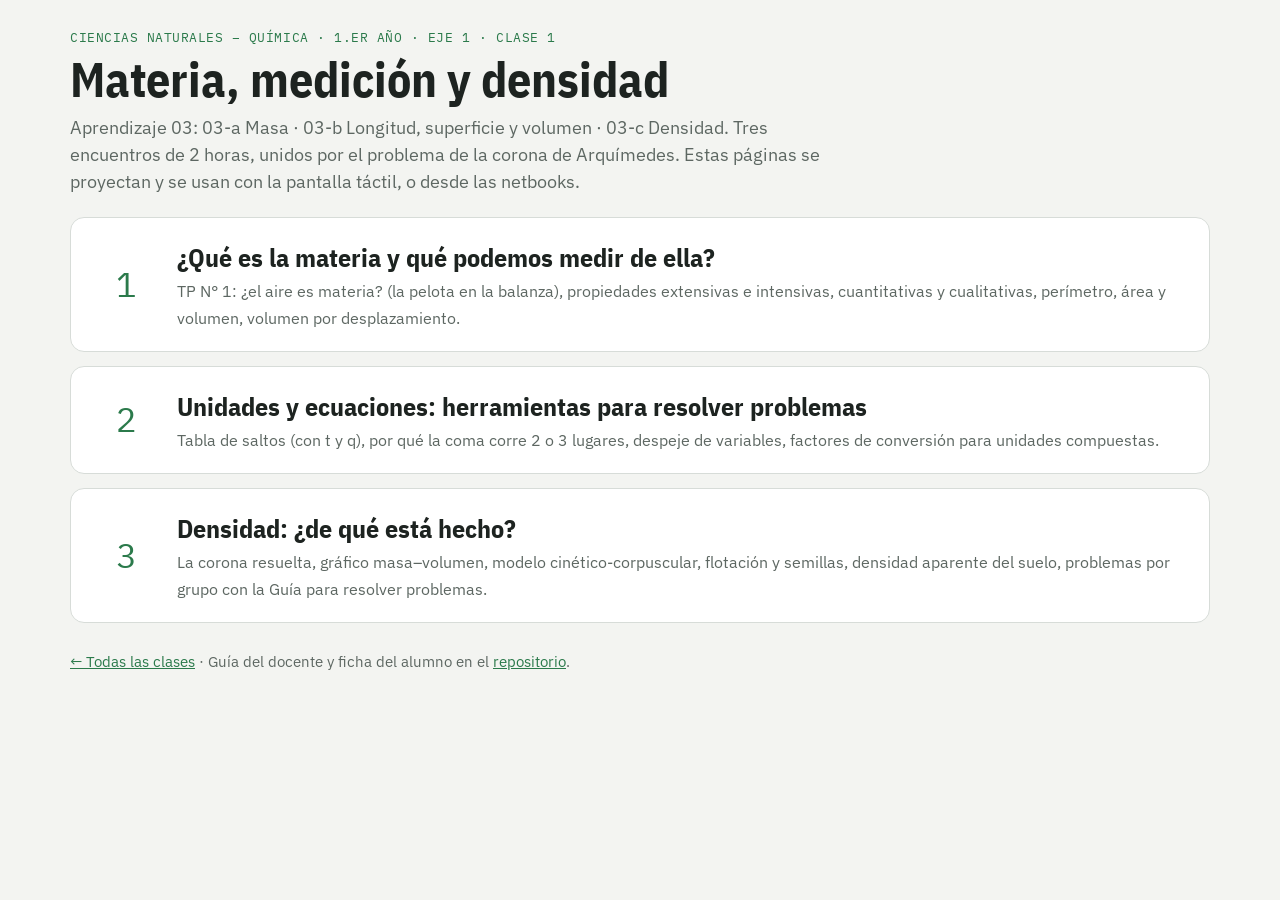
<file: clases/01-materia-medicion-densidad/simuladores/index.html>
<!DOCTYPE html>
<html lang="es">
<head>
<meta charset="utf-8">
<meta name="viewport" content="width=device-width, initial-scale=1">
<title>Clase 1 – Materia, medición y densidad</title>
<link rel="preconnect" href="https://fonts.googleapis.com">
<link rel="preconnect" href="https://fonts.gstatic.com" crossorigin>
<link href="https://fonts.googleapis.com/css2?family=IBM+Plex+Mono:wght@400;600&family=IBM+Plex+Sans+Condensed:wght@500;700&family=IBM+Plex+Sans:wght@400;600&display=swap" rel="stylesheet">
<link rel="stylesheet" href="estilo.css">
<style>
.encuentros { display: grid; gap: 14px; }
a.encuentro {
  display: grid; grid-template-columns: 70px 1fr; gap: 16px; align-items: center;
  background: var(--surface); border: 1px solid var(--line); border-radius: 14px; padding: 20px; text-decoration: none; color: var(--ink); min-height: 96px;
}
a.encuentro:hover, a.encuentro:focus-visible { border-color: var(--accent); outline: none; }
a.encuentro .n { font-family: var(--font-mono); font-size: 34px; color: var(--accent); text-align: center; }
a.encuentro .t { font-family: var(--font-display); font-size: 26px; font-weight: 700; display: block; }
a.encuentro .d { color: var(--muted); font-size: 16px; }
</style>
</head>
<body>
<header class="top">
  <div class="kicker">CIENCIAS NATURALES – QUÍMICA · 1.ER AÑO · EJE 1 · CLASE 1</div>
  <h1>Materia, medición y densidad</h1>
  <p class="lead">Aprendizaje 03: 03-a Masa · 03-b Longitud, superficie y volumen · 03-c Densidad. Tres encuentros de 2 horas, unidos por el problema de la corona de Arquímedes. Estas páginas se proyectan y se usan con la pantalla táctil, o desde las netbooks.</p>
</header>
<main>
  <div class="encuentros">
    <a class="encuentro" href="e1.html">
      <span class="n">1</span>
      <span><span class="t">¿Qué es la materia y qué podemos medir de ella?</span><span class="d">TP N° 1: ¿el aire es materia? (la pelota en la balanza), propiedades extensivas e intensivas, cuantitativas y cualitativas, perímetro, área y volumen, volumen por desplazamiento.</span></span>
    </a>
    <a class="encuentro" href="e2.html">
      <span class="n">2</span>
      <span><span class="t">Unidades y ecuaciones: herramientas para resolver problemas</span><span class="d">Tabla de saltos (con t y q), por qué la coma corre 2 o 3 lugares, despeje de variables, factores de conversión para unidades compuestas.</span></span>
    </a>
    <a class="encuentro" href="e3.html">
      <span class="n">3</span>
      <span><span class="t">Densidad: ¿de qué está hecho?</span><span class="d">La corona resuelta, gráfico masa–volumen, modelo cinético-corpuscular, flotación y semillas, densidad aparente del suelo, problemas por grupo con la Guía para resolver problemas.</span></span>
    </a>
  </div>
  <p class="nota"><a href="../../../index.html">← Todas las clases</a> · Guía del docente y ficha del alumno en el <a href="https://github.com/silvinacprieto/CNQ/tree/main/clases/01-materia-medicion-densidad">repositorio</a>.</p>
</main>
</body>
</html>
</file>
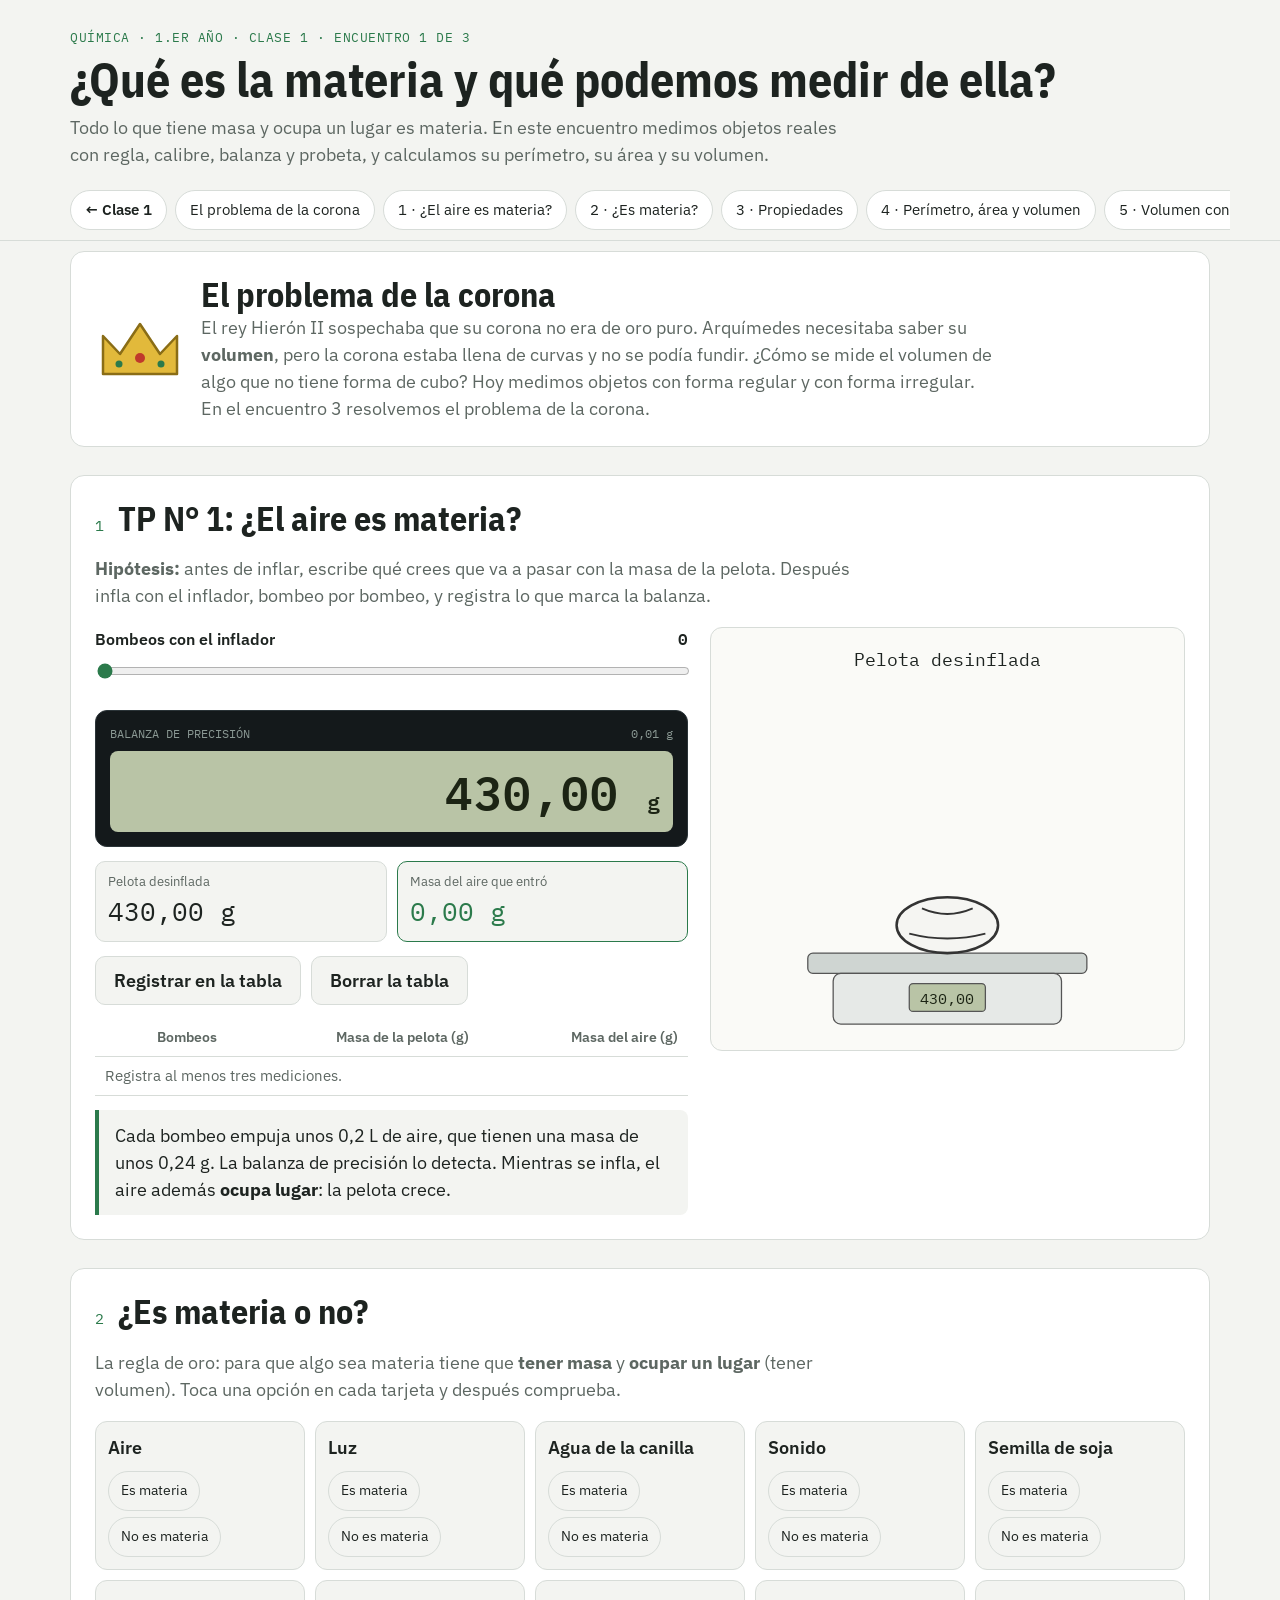
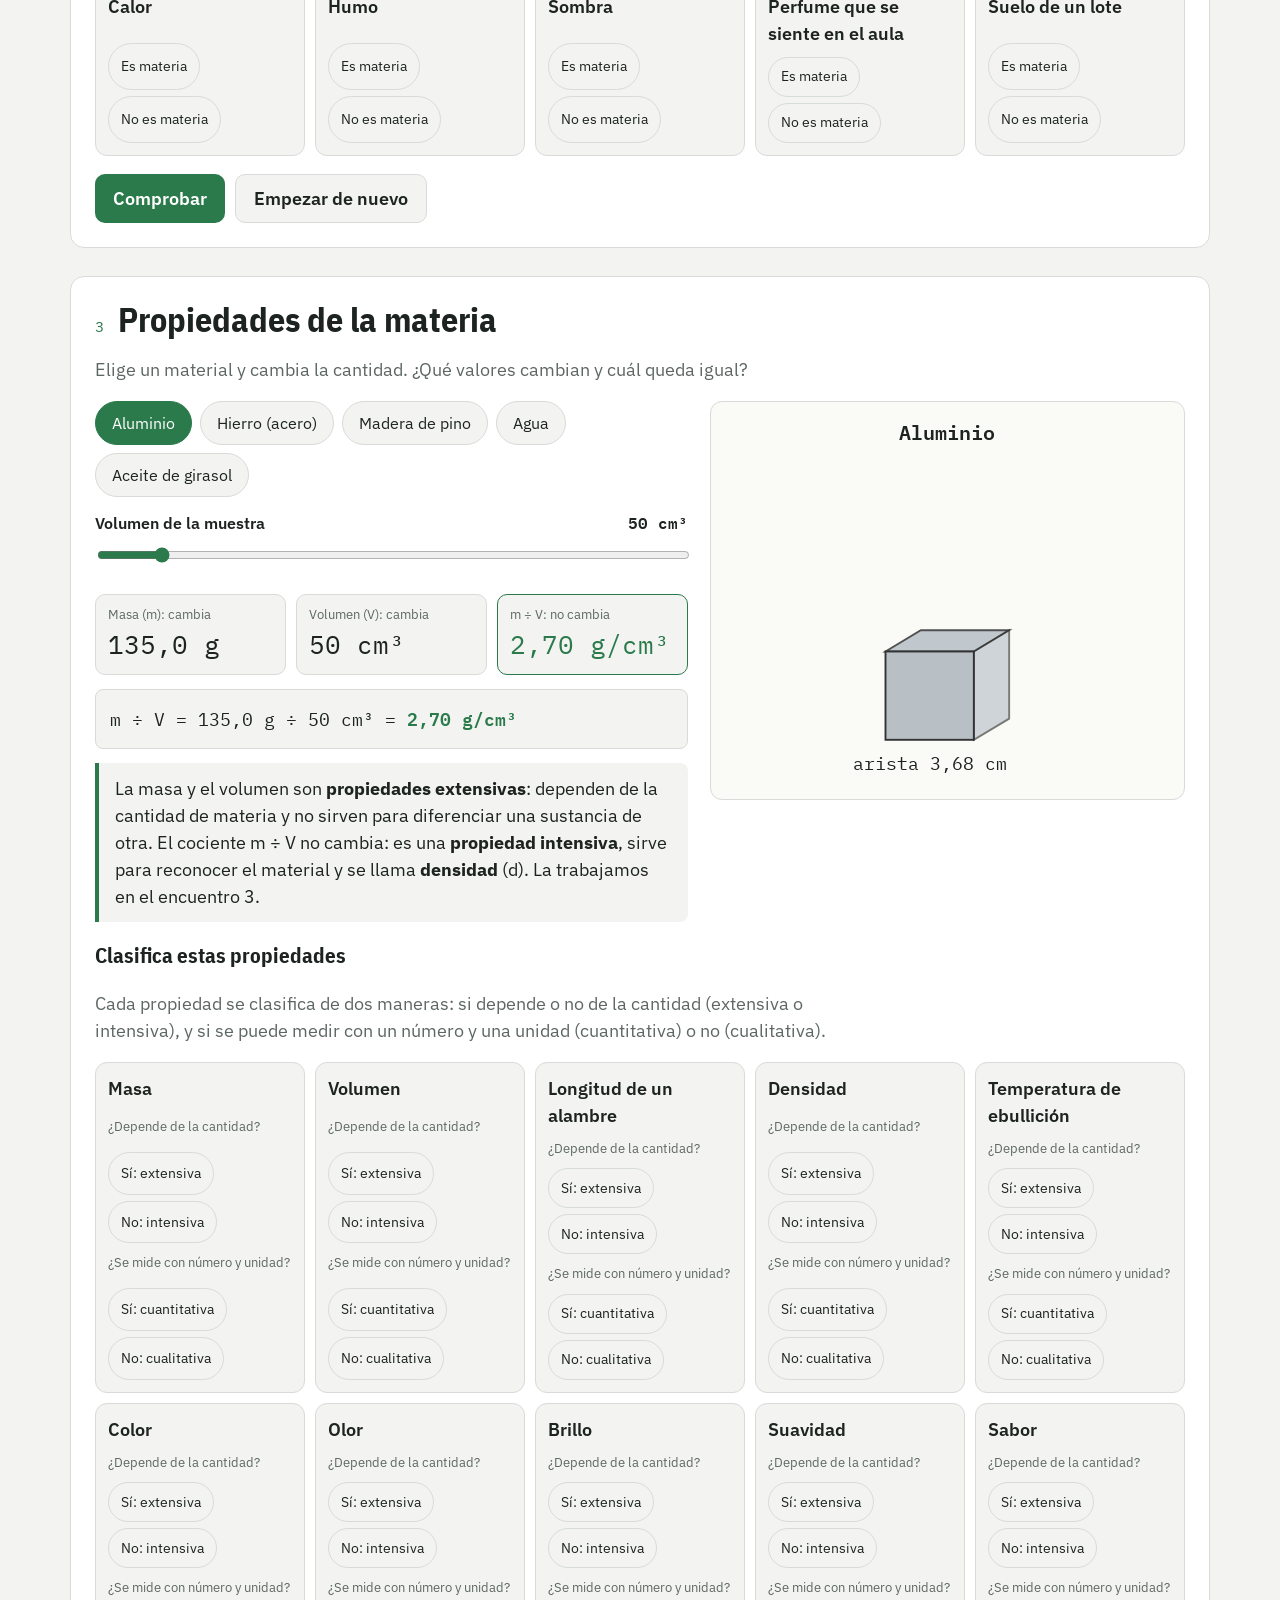
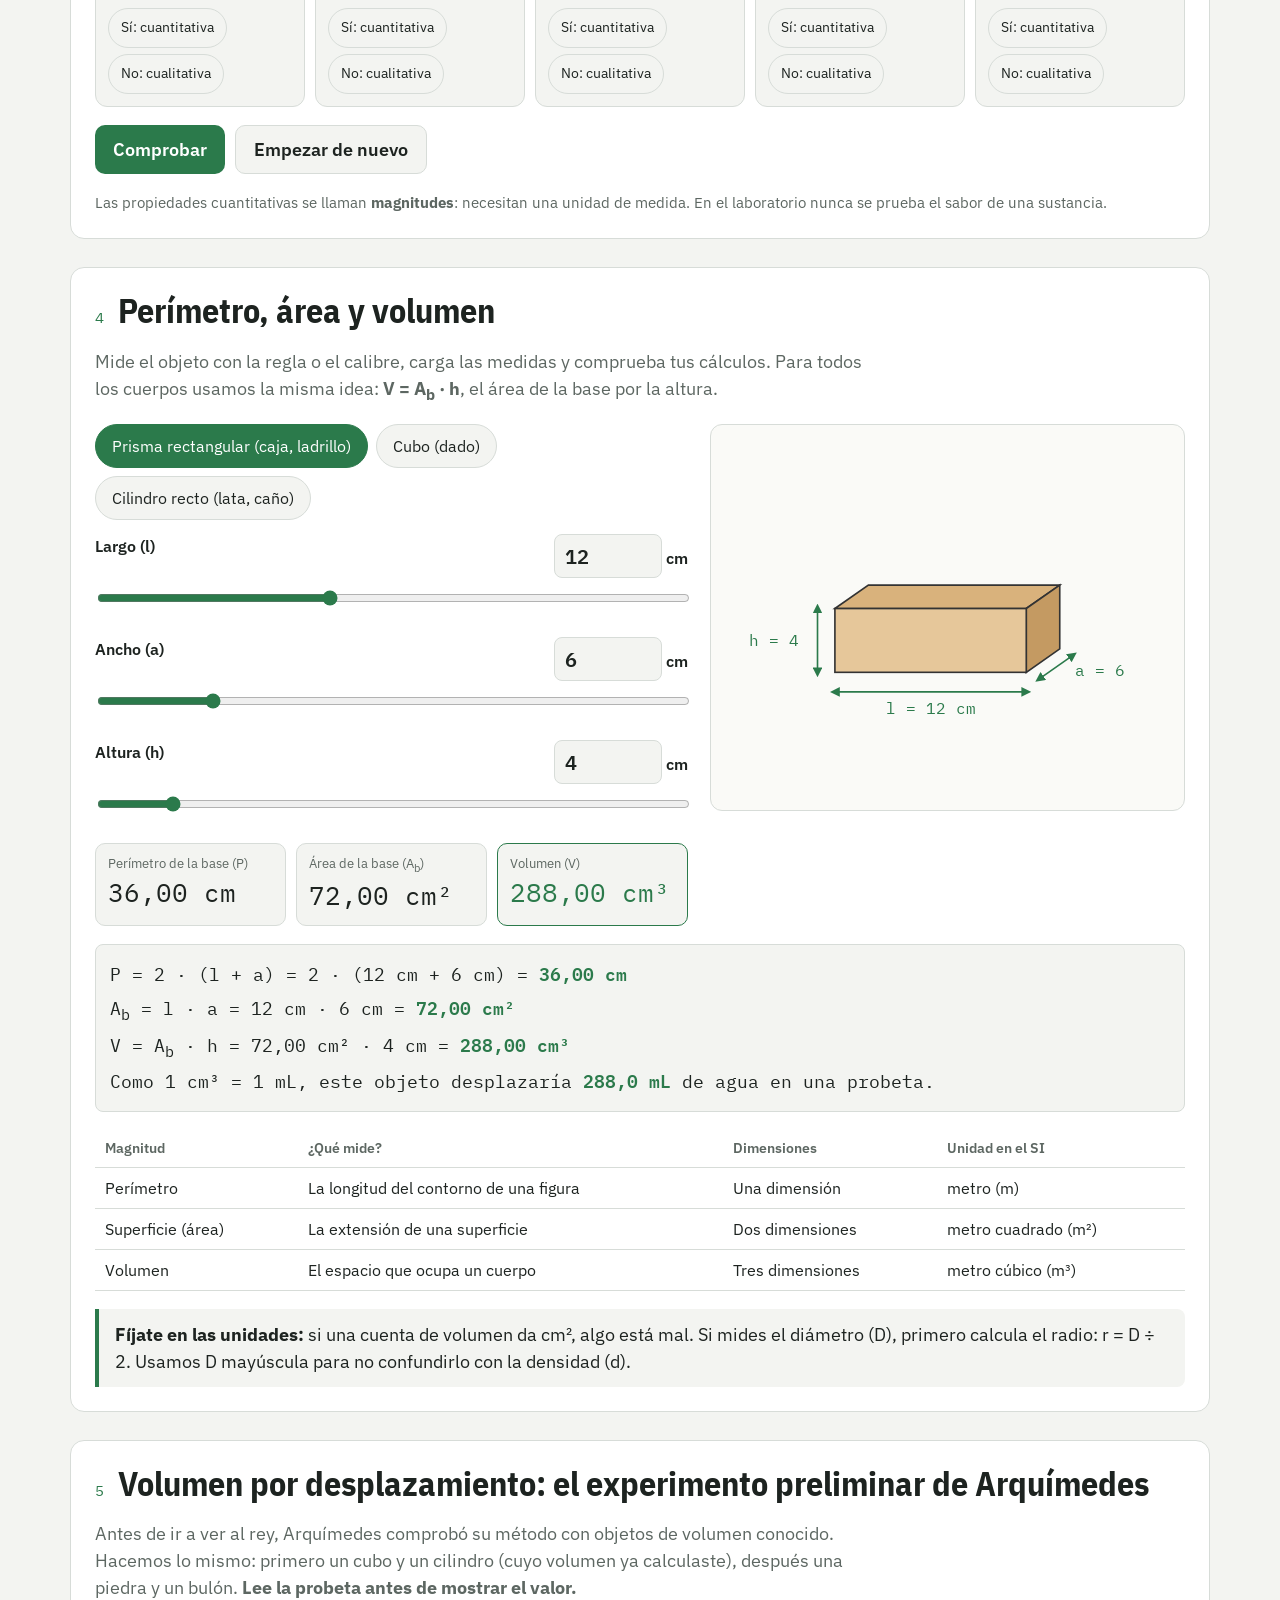
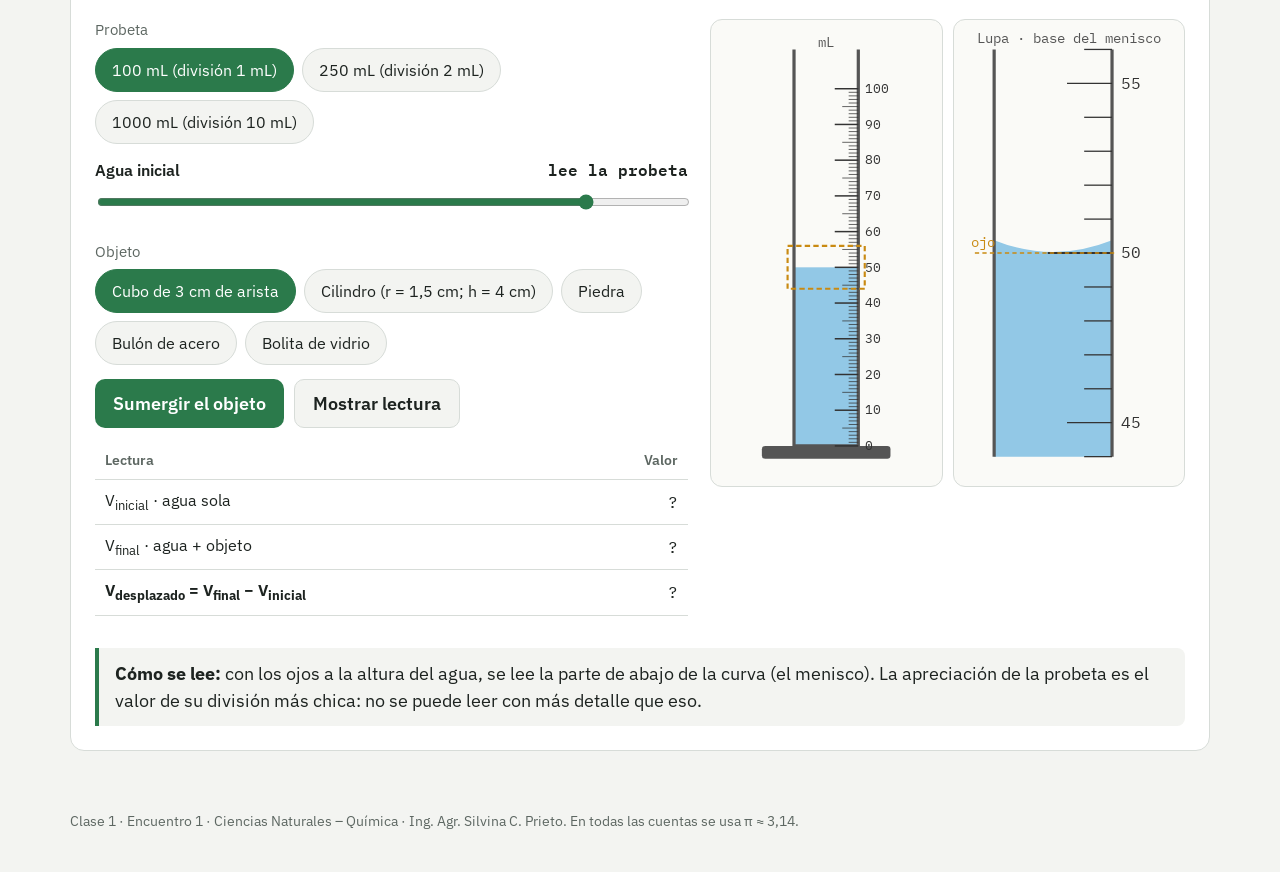
<file: clases/01-materia-medicion-densidad/simuladores/e1.html>
<!DOCTYPE html>
<html lang="es">
<head>
<meta charset="utf-8">
<meta name="viewport" content="width=device-width, initial-scale=1">
<title>Encuentro 1 – Materia, propiedades y medición</title>
<link rel="preconnect" href="https://fonts.googleapis.com">
<link rel="preconnect" href="https://fonts.gstatic.com" crossorigin>
<link href="https://fonts.googleapis.com/css2?family=IBM+Plex+Mono:wght@400;600&family=IBM+Plex+Sans+Condensed:wght@500;700&family=IBM+Plex+Sans:wght@400;600&display=swap" rel="stylesheet">
<link rel="stylesheet" href="estilo.css">
<style>
.tarjeta .pregunta-t { font-size: 13px; color: var(--muted); margin: 0; }
.corona { display: grid; grid-template-columns: 90px 1fr; gap: 16px; align-items: center; }
@media (max-width: 600px) { .corona { grid-template-columns: 1fr; } }
</style>
</head>
<body>
<header class="top">
  <div class="kicker">QUÍMICA · 1.ER AÑO · CLASE 1 · ENCUENTRO 1 DE 3</div>
  <h1>¿Qué es la materia y qué podemos medir de ella?</h1>
  <p class="lead">Todo lo que tiene masa y ocupa un lugar es materia. En este encuentro medimos objetos reales con regla, calibre, balanza y probeta, y calculamos su perímetro, su área y su volumen.</p>
</header>

<nav class="secciones" aria-label="Secciones">
  <div class="fila">
    <a class="volver" href="index.html">← Clase 1</a>
    <a href="#problema">El problema de la corona</a>
    <a href="#aire">1 · ¿El aire es materia?</a>
    <a href="#materia">2 · ¿Es materia?</a>
    <a href="#propiedades">3 · Propiedades</a>
    <a href="#figuras">4 · Perímetro, área y volumen</a>
    <a href="#probeta">5 · Volumen con la probeta</a>
    <button type="button" id="tema">Tema oscuro</button>
  </div>
</nav>

<main>

<!-- El problema -->
<section class="bloque" id="problema">
  <div class="corona">
    <svg viewBox="0 0 90 70" aria-hidden="true" style="width:90px">
      <path d="M8 60 L8 22 L25 40 L45 10 L65 40 L82 22 L82 60 Z" fill="#e2b93b" stroke="#8a6d16" stroke-width="2.5" stroke-linejoin="round"/>
      <circle cx="45" cy="44" r="5" fill="#c0392b"/><circle cx="24" cy="50" r="3.5" fill="#2b7a4b"/><circle cx="66" cy="50" r="3.5" fill="#2b7a4b"/>
    </svg>
    <div>
      <div class="titulo"><h2>El problema de la corona</h2></div>
      <p class="pregunta">El rey Hierón II sospechaba que su corona no era de oro puro. Arquímedes necesitaba saber su <strong>volumen</strong>, pero la corona estaba llena de curvas y no se podía fundir. ¿Cómo se mide el volumen de algo que no tiene forma de cubo? Hoy medimos objetos con forma regular y con forma irregular. En el encuentro 3 resolvemos el problema de la corona.</p>
    </div>
  </div>
</section>

<!-- 1 · ¿El aire es materia? -->
<section class="bloque" id="aire">
  <div class="titulo"><span class="num">1</span><h2>TP N° 1: ¿El aire es materia?</h2></div>
  <p class="pregunta"><strong>Hipótesis:</strong> antes de inflar, escribe qué crees que va a pasar con la masa de la pelota. Después infla con el inflador, bombeo por bombeo, y registra lo que marca la balanza.</p>
  <div class="grid2">
    <div class="controles">
      <div class="control">
        <label for="bombeos">Bombeos con el inflador <output id="bombeosOut"></output></label>
        <input type="range" id="bombeos" min="0" max="40" step="1" value="0">
      </div>
      <div class="instrumento">
        <div class="rotulo"><span>BALANZA DE PRECISIÓN</span><span>0,01 g</span></div>
        <div class="pantalla"><span id="balanzaPelota">430,00</span> <small>g</small></div>
      </div>
      <div class="lecturas">
        <div class="lectura"><div class="k">Pelota desinflada</div><div class="v">430,00 g</div></div>
        <div class="lectura destacada"><div class="k">Masa del aire que entró</div><div class="v" id="masaAire">0,00 g</div></div>
      </div>
      <div class="fila-botones">
        <button type="button" class="boton sec" id="registrarPelota">Registrar en la tabla</button>
        <button type="button" class="boton sec" id="borrarPelota">Borrar la tabla</button>
      </div>
      <div class="tabla-wrap">
        <table>
          <thead><tr><th class="n">Bombeos</th><th class="n">Masa de la pelota (g)</th><th class="n">Masa del aire (g)</th></tr></thead>
          <tbody id="tablaPelota"><tr><td colspan="3" class="nota">Registra al menos tres mediciones.</td></tr></tbody>
        </table>
      </div>
      <p class="idea" id="ideaPelota">Cada bombeo empuja unos 0,2 L de aire, que tienen una masa de unos 0,24 g. La balanza de precisión lo detecta.</p>
    </div>
    <div class="dibujo" aria-hidden="true"><svg id="svgPelota" viewBox="0 0 360 320"></svg></div>
  </div>
</section>

<!-- 2 · ¿Es materia? -->
<section class="bloque" id="materia">
  <div class="titulo"><span class="num">2</span><h2>¿Es materia o no?</h2></div>
  <p class="pregunta">La regla de oro: para que algo sea materia tiene que <strong>tener masa</strong> y <strong>ocupar un lugar</strong> (tener volumen). Toca una opción en cada tarjeta y después comprueba.</p>
  <div class="tarjetas" id="tarjetasMateria"></div>
  <div class="fila-botones">
    <button type="button" class="boton" id="corregirMateria">Comprobar</button>
    <button type="button" class="boton sec" id="reiniciarMateria">Empezar de nuevo</button>
    <span id="puntajeMateria" class="nota" aria-live="polite"></span>
  </div>
</section>

<!-- 3 · Propiedades -->
<section class="bloque" id="propiedades">
  <div class="titulo"><span class="num">3</span><h2>Propiedades de la materia</h2></div>
  <p class="pregunta">Elige un material y cambia la cantidad. ¿Qué valores cambian y cuál queda igual?</p>
  <div class="grid2">
    <div class="controles">
      <div class="chips" id="chipsMaterialProp" role="group" aria-label="Material"></div>
      <div class="control">
        <label for="cantidad">Volumen de la muestra <output id="cantidadOut"></output></label>
        <input type="range" id="cantidad" min="1" max="500" step="1" value="50">
      </div>
      <div class="lecturas">
        <div class="lectura"><div class="k">Masa (m): cambia</div><div class="v" id="propMasa"></div></div>
        <div class="lectura"><div class="k">Volumen (V): cambia</div><div class="v" id="propVol"></div></div>
        <div class="lectura destacada"><div class="k">m ÷ V: no cambia</div><div class="v" id="propCociente"></div></div>
      </div>
      <div class="formula" id="propFormula"></div>
      <p class="idea">La masa y el volumen son <strong>propiedades extensivas</strong>: dependen de la cantidad de materia y no sirven para diferenciar una sustancia de otra. El cociente m ÷ V no cambia: es una <strong>propiedad intensiva</strong>, sirve para reconocer el material y se llama <strong>densidad</strong> (d). La trabajamos en el encuentro 3.</p>
    </div>
    <div class="dibujo" aria-hidden="true"><svg id="svgProp" viewBox="0 0 360 300"></svg></div>
  </div>

  <h3>Clasifica estas propiedades</h3>
  <p class="pregunta">Cada propiedad se clasifica de dos maneras: si depende o no de la cantidad (extensiva o intensiva), y si se puede medir con un número y una unidad (cuantitativa) o no (cualitativa).</p>
  <div class="tarjetas" id="tarjetasProp"></div>
  <div class="fila-botones">
    <button type="button" class="boton" id="corregirProp">Comprobar</button>
    <button type="button" class="boton sec" id="reiniciarProp">Empezar de nuevo</button>
    <span id="puntajeProp" class="nota" aria-live="polite"></span>
  </div>
  <p class="nota">Las propiedades cuantitativas se llaman <strong>magnitudes</strong>: necesitan una unidad de medida. En el laboratorio nunca se prueba el sabor de una sustancia.</p>
</section>

<!-- 4 · Figuras -->
<section class="bloque" id="figuras">
  <div class="titulo"><span class="num">4</span><h2>Perímetro, área y volumen</h2></div>
  <p class="pregunta">Mide el objeto con la regla o el calibre, carga las medidas y comprueba tus cálculos. Para todos los cuerpos usamos la misma idea: <strong>V = A<sub>b</sub> · h</strong>, el área de la base por la altura.</p>
  <div class="grid2">
    <div class="controles">
      <div class="chips" id="chipsFigura" role="group" aria-label="Forma del objeto"></div>
      <div id="medidas" class="controles"></div>
      <div class="lecturas">
        <div class="lectura"><div class="k" id="figPerK">Perímetro de la base</div><div class="v" id="figPer"></div></div>
        <div class="lectura"><div class="k">Área de la base (A<sub>b</sub>)</div><div class="v" id="figArea"></div></div>
        <div class="lectura destacada"><div class="k">Volumen (V)</div><div class="v" id="figVol"></div></div>
      </div>
    </div>
    <div class="dibujo" aria-hidden="true"><svg id="svgFigura" viewBox="0 0 420 340"></svg></div>
  </div>
  <div class="formula" id="figFormulas"></div>
  <div class="tabla-wrap">
    <table>
      <thead><tr><th>Magnitud</th><th>¿Qué mide?</th><th>Dimensiones</th><th>Unidad en el SI</th></tr></thead>
      <tbody>
        <tr><td>Perímetro</td><td>La longitud del contorno de una figura</td><td>Una dimensión</td><td>metro (m)</td></tr>
        <tr><td>Superficie (área)</td><td>La extensión de una superficie</td><td>Dos dimensiones</td><td>metro cuadrado (m²)</td></tr>
        <tr><td>Volumen</td><td>El espacio que ocupa un cuerpo</td><td>Tres dimensiones</td><td>metro cúbico (m³)</td></tr>
      </tbody>
    </table>
  </div>
  <p class="idea"><strong>Fíjate en las unidades:</strong> si una cuenta de volumen da cm², algo está mal. Si mides el diámetro (D), primero calcula el radio: r = D ÷ 2. Usamos D mayúscula para no confundirlo con la densidad (d).</p>
</section>

<!-- 5 · Probeta -->
<section class="bloque" id="probeta">
  <div class="titulo"><span class="num">5</span><h2>Volumen por desplazamiento: el experimento preliminar de Arquímedes</h2></div>
  <p class="pregunta">Antes de ir a ver al rey, Arquímedes comprobó su método con objetos de volumen conocido. Hacemos lo mismo: primero un cubo y un cilindro (cuyo volumen ya calculaste), después una piedra y un bulón. <strong>Lee la probeta antes de mostrar el valor.</strong></p>
  <div class="grid2">
    <div class="controles">
      <div>
        <div class="nota" style="margin-bottom:6px">Probeta</div>
        <div class="chips" id="chipsProbeta" role="group" aria-label="Probeta"></div>
      </div>
      <div class="control">
        <label for="aguaInicial">Agua inicial <output id="aguaInicialOut"></output></label>
        <input type="range" id="aguaInicial" min="0" max="60" step="1" value="50">
      </div>
      <div>
        <div class="nota" style="margin-bottom:6px">Objeto</div>
        <div class="chips" id="chipsObjeto" role="group" aria-label="Objeto"></div>
      </div>
      <div class="fila-botones">
        <button type="button" class="boton" id="sumergir">Sumergir el objeto</button>
        <button type="button" class="boton sec" id="mostrarLectura">Mostrar lectura</button>
      </div>
      <div class="tabla-wrap">
        <table>
          <thead><tr><th>Lectura</th><th class="n">Valor</th></tr></thead>
          <tbody>
            <tr><td>V<sub>inicial</sub> · agua sola</td><td class="n" id="probV1">?</td></tr>
            <tr><td>V<sub>final</sub> · agua + objeto</td><td class="n" id="probV2">?</td></tr>
            <tr><td><strong>V<sub>desplazado</sub> = V<sub>final</sub> − V<sub>inicial</sub></strong></td><td class="n" id="probVobj">?</td></tr>
          </tbody>
        </table>
      </div>
      <p class="nota" id="probNota" aria-live="polite"></p>
    </div>
    <div class="grid2 igual" style="gap:10px">
      <div class="dibujo" aria-hidden="true"><svg id="svgProbeta" viewBox="0 0 200 420"></svg></div>
      <div class="dibujo" aria-label="Lupa sobre el nivel del agua"><svg id="svgLupa" viewBox="0 0 200 420"></svg></div>
    </div>
  </div>
  <p class="idea"><strong>Cómo se lee:</strong> con los ojos a la altura del agua, se lee la parte de abajo de la curva (el menisco). La apreciación de la probeta es el valor de su división más chica: no se puede leer con más detalle que eso.</p>
</section>

</main>
<footer>Clase 1 · Encuentro 1 · Ciencias Naturales – Química · Ing. Agr. Silvina C. Prieto. En todas las cuentas se usa π ≈ 3,14.</footer>

<script src="comun.js"></script>
<script>
botonTema($("#tema"));

/* ---------- 1 · La pelota ---------- */
const MASA_PELOTA = 430;      // g, pelota de fútbol desinflada
const AIRE_POR_BOMBEO = 0.24; // g: unos 0,2 L de aire a 1,2 g/L
const BOMBEOS_LLENA = 27;     // a partir de acá la pelota ya no crece: el aire se comprime
let registrosPelota = [];
$("#bombeos").addEventListener("input", dibujarPelota);
$("#registrarPelota").addEventListener("click", () => {
  const n = Number($("#bombeos").value);
  registrosPelota = registrosPelota.filter(r => r.n !== n);
  registrosPelota.push({ n, m: MASA_PELOTA + AIRE_POR_BOMBEO * n });
  registrosPelota.sort((a, b) => a.n - b.n);
  tablaPelota();
});
$("#borrarPelota").addEventListener("click", () => { registrosPelota = []; tablaPelota(); });
function tablaPelota() {
  const tb = $("#tablaPelota");
  if (!registrosPelota.length) { tb.innerHTML = `<tr><td colspan="3" class="nota">Registra al menos tres mediciones.</td></tr>`; return; }
  tb.innerHTML = registrosPelota.map(r => `<tr><td class="n">${r.n}</td><td class="n">${fmt(r.m, 2)}</td><td class="n">${fmt(r.m - MASA_PELOTA, 2)}</td></tr>`).join("");
}
function dibujarPelota() {
  const n = Number($("#bombeos").value);
  const m = MASA_PELOTA + AIRE_POR_BOMBEO * n;
  $("#bombeosOut").textContent = n;
  $("#balanzaPelota").textContent = fmt(m, 2);
  $("#masaAire").textContent = `${fmt(m - MASA_PELOTA, 2)} g`;
  const llenado = Math.min(1, n / BOMBEOS_LLENA);
  $("#ideaPelota").innerHTML = n > BOMBEOS_LLENA
    ? `La pelota ya no crece, pero la masa sigue aumentando: entra más aire en el mismo lugar. Las partículas de aire quedan más juntas (el aire se comprime).`
    : `Cada bombeo empuja unos 0,2 L de aire, que tienen una masa de unos 0,24 g. La balanza de precisión lo detecta. Mientras se infla, el aire además <strong>ocupa lugar</strong>: la pelota crece.`;
  // Dibujo: balanza con la pelota, que se infla hasta su tamaño final
  const cx = 180, base = 250, rMax = 95, rMin = 40;
  const r = rMin + (rMax - rMin) * llenado;
  const aplastada = 1 - 0.45 * (1 - llenado);
  let s = `<rect x="70" y="${base}" width="220" height="16" rx="4" fill="#cfd5d2" stroke="#555"/>`;
  s += `<rect x="90" y="${base + 16}" width="180" height="40" rx="6" fill="#e6e9e7" stroke="#555"/>`;
  s += `<rect x="150" y="${base + 24}" width="60" height="22" rx="3" fill="#b9c4a6" stroke="#555"/>`;
  s += `<text x="180" y="${base + 40}" text-anchor="middle" font-size="12" fill="#1c2414">${fmt(m, 2)}</text>`;
  const ry = r * aplastada;
  s += `<ellipse cx="${cx}" cy="${base - ry}" rx="${r}" ry="${ry}" fill="#f5f5f2" stroke="#333" stroke-width="2"/>`;
  // Gajos de la pelota
  s += `<path d="M${cx - r * 0.5} ${base - ry * 1.6} Q${cx} ${base - ry * 1.2} ${cx + r * 0.5} ${base - ry * 1.6}" fill="none" stroke="#333" stroke-width="1.5"/>`;
  s += `<path d="M${cx - r * 0.75} ${base - ry * 0.7} Q${cx} ${base - ry * 0.35} ${cx + r * 0.75} ${base - ry * 0.7}" fill="none" stroke="#333" stroke-width="1.5"/>`;
  // Partículas de aire dentro (más cantidad cuanto más bombeos)
  const puntos = Math.min(140, Math.round(n * 3.5));
  for (let k = 0; k < puntos; k++) {
    const ang = k * 2.39996, rad = Math.sqrt((k + 0.5) / Math.max(puntos, 1)) * 0.82;
    s += `<circle cx="${cx + Math.cos(ang) * rad * r}" cy="${base - ry + Math.sin(ang) * rad * ry}" r="2" fill="#6fa6c9"/>`;
  }
  s += `<text x="${cx}" y="24" text-anchor="middle" font-size="14" fill="#1d2320">${n === 0 ? "Pelota desinflada" : n < BOMBEOS_LLENA ? "Se infla: crece y gana masa" : "Llena: no crece, pero gana masa"}</text>`;
  $("#svgPelota").innerHTML = s;
}
dibujarPelota();

/* ---------- Tarjetas para clasificar (una o dos preguntas por tarjeta) ---------- */
function armarTarjetas(contenedor, items, preguntas) {
  contenedor.innerHTML = "";
  items.forEach(it => {
    const t = document.createElement("div");
    t.className = "tarjeta";
    t.innerHTML = `<div class="nombre">${it.n}</div>`;
    preguntas.forEach((pr, q) => {
      if (pr.titulo) { const p = document.createElement("p"); p.className = "pregunta-t"; p.textContent = pr.titulo; t.appendChild(p); }
      const caja = document.createElement("div");
      caja.className = "opciones"; caja.dataset.q = q; caja.dataset.correcta = it.r[q];
      pr.opciones.forEach(op => {
        const b = document.createElement("button");
        b.type = "button"; b.className = "chip"; b.textContent = op.texto; b.dataset.valor = op.valor;
        b.setAttribute("aria-pressed", "false");
        b.addEventListener("click", () => {
          $$(".chip", caja).forEach(c => c.setAttribute("aria-pressed", "false"));
          b.setAttribute("aria-pressed", "true");
          t.classList.remove("bien", "mal");
          $(".porque", t).classList.add("oculto");
        });
        caja.appendChild(b);
      });
      t.appendChild(caja);
    });
    const p = document.createElement("p"); p.className = "porque oculto"; p.textContent = it.p; t.appendChild(p);
    contenedor.appendChild(t);
  });
}
function corregir(contenedor, salida) {
  let bien = 0, completas = 0;
  const tarjetas = $$(".tarjeta", contenedor);
  tarjetas.forEach(t => {
    t.classList.remove("bien", "mal");
    const cajas = $$(".opciones", t);
    const elegidos = cajas.map(c => $('.chip[aria-pressed="true"]', c));
    if (elegidos.some(e => !e)) return;
    completas++;
    const ok = cajas.every((c, i) => elegidos[i].dataset.valor === c.dataset.correcta);
    if (ok) bien++;
    t.classList.add(ok ? "bien" : "mal");
    $(".porque", t).classList.remove("oculto");
  });
  salida.textContent = completas < tarjetas.length
    ? `${bien} bien de ${completas} completas. Faltan ${tarjetas.length - completas}.`
    : `${bien} de ${tarjetas.length} bien.`;
}

/* ---------- 2 · ¿Es materia? ---------- */
const ITEMS_MATERIA = [
  { n: "Aire", r: ["si"], p: "Tiene masa (la pelota gana masa al inflarla) y ocupa lugar (la pelota crece)." },
  { n: "Luz", r: ["no"], p: "No tiene masa ni ocupa lugar: es energía." },
  { n: "Agua de la canilla", r: ["si"], p: "Tiene masa y ocupa lugar en el vaso." },
  { n: "Sonido", r: ["no"], p: "Es una vibración que viaja a través de la materia; no es materia." },
  { n: "Semilla de soja", r: ["si"], p: "Tiene masa y ocupa lugar." },
  { n: "Calor", r: ["no"], p: "Es energía que pasa de un cuerpo caliente a uno frío." },
  { n: "Humo", r: ["si"], p: "Son gases y partículas muy chicas: tienen masa y ocupan lugar." },
  { n: "Sombra", r: ["no"], p: "Es una zona donde no llega la luz." },
  { n: "Perfume que se siente en el aula", r: ["si"], p: "Son partículas del perfume que viajan por el aire." },
  { n: "Suelo de un lote", r: ["si"], p: "Partículas minerales, materia orgánica, agua y aire: todo es materia." }
];
const PREG_MATERIA = [{ opciones: [{ texto: "Es materia", valor: "si" }, { texto: "No es materia", valor: "no" }] }];
armarTarjetas($("#tarjetasMateria"), ITEMS_MATERIA, PREG_MATERIA);
$("#corregirMateria").addEventListener("click", () => corregir($("#tarjetasMateria"), $("#puntajeMateria")));
$("#reiniciarMateria").addEventListener("click", () => { armarTarjetas($("#tarjetasMateria"), ITEMS_MATERIA, PREG_MATERIA); $("#puntajeMateria").textContent = ""; });

/* ---------- 3 · Propiedades ---------- */
const MAT_PROP = ["aluminio", "hierro", "pino", "agua", "aceite"];
let matProp = "aluminio";
grupoChips($("#chipsMaterialProp"), MAT_PROP.map(k => ({ texto: MATERIALES[k].nombre, valor: k })), matProp, v => { matProp = v; dibujarProp(); });
$("#cantidad").addEventListener("input", dibujarProp);
function dibujarProp() {
  const mt = MATERIALES[matProp];
  const V = Number($("#cantidad").value);
  const masa = mt.d * V;
  $("#cantidadOut").textContent = `${V} cm³`;
  $("#propMasa").textContent = `${fmt(masa, 1)} g`;
  $("#propVol").textContent = `${V} cm³`;
  $("#propCociente").textContent = `${fmt(mt.d, 2)} g/cm³`;
  $("#propFormula").innerHTML = `m ÷ V = ${fmt(masa, 1)} g ÷ ${V} cm³ = <span class="res">${fmt(mt.d, 2)} g/cm³</span>`;
  const svg = $("#svgProp");
  const lado = Math.cbrt(V);
  const L = lado * 150 / Math.cbrt(500);
  let html = `<text x="180" y="24" text-anchor="middle" font-size="16" fill="#1d2320" font-weight="600">${mt.nombre}</text>`;
  if (mt.estado === "sólido") {
    const x0 = 180 - L / 2 - L * 0.2, y0 = 260 - L, d = L * 0.4;
    html += `<polygon points="${x0},${y0} ${x0 + d},${y0 - d * 0.6} ${x0 + d + L},${y0 - d * 0.6} ${x0 + L},${y0}" fill="${mt.color}" stroke="#333" stroke-width="1.5" opacity=".85"/>`;
    html += `<polygon points="${x0 + L},${y0} ${x0 + L + d},${y0 - d * 0.6} ${x0 + L + d},${y0 + L - d * 0.6} ${x0 + L},${y0 + L}" fill="${mt.color}" stroke="#333" stroke-width="1.5" opacity=".65"/>`;
    html += `<rect x="${x0}" y="${y0}" width="${L}" height="${L}" fill="${mt.color}" stroke="#333" stroke-width="1.5"/>`;
    html += `<text x="${x0 + L / 2}" y="${y0 + L + 24}" text-anchor="middle" font-size="14" fill="#1d2320">arista ${fmt(lado, 2)} cm</text>`;
  } else {
    const w = 170, h = 220, x0 = 95, y0 = 40, nivel = h * V / 500;
    html += `<rect x="${x0}" y="${y0 + h - nivel}" width="${w}" height="${nivel}" fill="${mt.color}" opacity=".85"/>`;
    html += `<path d="M${x0} ${y0} V${y0 + h} H${x0 + w} V${y0}" fill="none" stroke="#555" stroke-width="3"/>`;
    for (let k = 100; k <= 500; k += 100) {
      const y = y0 + h - h * k / 500;
      html += `<line x1="${x0}" x2="${x0 + 18}" y1="${y}" y2="${y}" stroke="#555"/><text x="${x0 + 24}" y="${y + 5}" font-size="13" fill="#555">${k} mL</text>`;
    }
  }
  svg.innerHTML = html;
}
dibujarProp();

const ITEMS_PROP = [
  { n: "Masa", r: ["ext", "cuant"], p: "Más material, más masa. Se mide con la balanza, en g o kg." },
  { n: "Volumen", r: ["ext", "cuant"], p: "Más material, más lugar ocupado. Se mide en cm³ o mL." },
  { n: "Longitud de un alambre", r: ["ext", "cuant"], p: "Más alambre, más largo. Se mide en m o cm." },
  { n: "Densidad", r: ["int", "cuant"], p: "Un clavo y una viga de hierro tienen la misma densidad: 7,87 g/cm³." },
  { n: "Temperatura de ebullición", r: ["int", "cuant"], p: "El agua pura hierve a unos 100 °C, sea una taza o una olla." },
  { n: "Color", r: ["int", "cual"], p: "Una gota y un litro de aceite tienen el mismo color. Se describe, no se mide con una unidad." },
  { n: "Olor", r: ["int", "cual"], p: "Es una característica de la sustancia, no de la cantidad." },
  { n: "Brillo", r: ["int", "cual"], p: "Un trozo chico o grande de aluminio brilla igual." },
  { n: "Suavidad", r: ["int", "cual"], p: "Se describe al tacto; no tiene unidad de medida." },
  { n: "Sabor", r: ["int", "cual"], p: "Es cualitativa. En el laboratorio nunca se prueba una sustancia." }
];
const PREG_PROP = [
  { titulo: "¿Depende de la cantidad?", opciones: [{ texto: "Sí: extensiva", valor: "ext" }, { texto: "No: intensiva", valor: "int" }] },
  { titulo: "¿Se mide con número y unidad?", opciones: [{ texto: "Sí: cuantitativa", valor: "cuant" }, { texto: "No: cualitativa", valor: "cual" }] }
];
armarTarjetas($("#tarjetasProp"), ITEMS_PROP, PREG_PROP);
$("#corregirProp").addEventListener("click", () => corregir($("#tarjetasProp"), $("#puntajeProp")));
$("#reiniciarProp").addEventListener("click", () => { armarTarjetas($("#tarjetasProp"), ITEMS_PROP, PREG_PROP); $("#puntajeProp").textContent = ""; });

/* ---------- 4 · Figuras (notación de la hoja de Herramientas didácticas) ---------- */
const FIGURAS = {
  prisma: { texto: "Prisma rectangular (caja, ladrillo)", medidas: [["l", "Largo (l)"], ["a", "Ancho (a)"], ["h", "Altura (h)"]] },
  cubo: { texto: "Cubo (dado)", medidas: [["arista", "Arista (a)"]] },
  cilindro: { texto: "Cilindro recto (lata, caño)", medidas: [["D", "Diámetro medido (D)"], ["hc", "Altura (h)"]] }
};
let figura = "prisma";
const valores = { l: 12, a: 6, h: 4, arista: 3, D: 6.6, hc: 12.2 };
grupoChips($("#chipsFigura"), Object.entries(FIGURAS).map(([k, f]) => ({ texto: f.texto, valor: k })), figura, v => { figura = v; armarMedidas(); });
function armarMedidas() {
  const caja = $("#medidas");
  caja.innerHTML = "";
  FIGURAS[figura].medidas.forEach(([clave, rotulo]) => {
    const div = document.createElement("div");
    div.className = "control";
    div.innerHTML = `<label for="m_${clave}">${rotulo} <span><input type="number" id="n_${clave}" min="0.1" max="30" step="0.01" value="${valores[clave]}" aria-label="${rotulo} en cm"> cm</span></label>
      <input type="range" id="m_${clave}" min="0.5" max="30" step="0.1" value="${valores[clave]}">`;
    caja.appendChild(div);
    const r = $(`#m_${clave}`, div), n = $(`#n_${clave}`, div);
    r.addEventListener("input", () => { valores[clave] = Number(r.value); n.value = r.value; calcularFigura(); });
    n.addEventListener("input", () => { const x = Number(n.value); if (x > 0) { valores[clave] = x; r.value = Math.min(30, x); calcularFigura(); } });
  });
  calcularFigura();
}
function calcularFigura() {
  let per, area, vol, f = "", perK = "Perímetro de la base (P)";
  const c = x => fmtLibre(x, 2);
  if (figura === "prisma") {
    const { l, a, h } = valores;
    per = 2 * (l + a); area = l * a; vol = area * h;
    f = `P = 2 · (l + a) = 2 · (${c(l)} cm + ${c(a)} cm) = <span class="res">${fmt(per, 2)} cm</span><br>
         A<sub>b</sub> = l · a = ${c(l)} cm · ${c(a)} cm = <span class="res">${fmt(area, 2)} cm²</span><br>
         V = A<sub>b</sub> · h = ${fmt(area, 2)} cm² · ${c(h)} cm = <span class="res">${fmt(vol, 2)} cm³</span>`;
  } else if (figura === "cubo") {
    const a = valores.arista;
    per = 4 * a; area = a * a; vol = area * a;
    f = `P = 4 · a = 4 · ${c(a)} cm = <span class="res">${fmt(per, 2)} cm</span><br>
         A<sub>b</sub> = a² = ${c(a)} cm · ${c(a)} cm = <span class="res">${fmt(area, 2)} cm²</span><br>
         V = A<sub>b</sub> · h = ${fmt(area, 2)} cm² · ${c(a)} cm = <span class="res">${fmt(vol, 2)} cm³</span> (en el cubo h = a, así que V = a³)`;
  } else {
    const D = valores.D, h = valores.hc, r = D / 2;
    per = 2 * PI * r; area = PI * r * r; vol = area * h; perK = "Circunferencia de la base (C)";
    f = `r = D ÷ 2 = ${c(D)} cm ÷ 2 = ${fmtLibre(r, 3)} cm<br>
         C = 2 · π · r = 2 · 3,14 · ${fmtLibre(r, 3)} cm = <span class="res">${fmt(per, 2)} cm</span><br>
         A<sub>b</sub> = π · r² = 3,14 · ${fmtLibre(r, 3)} cm · ${fmtLibre(r, 3)} cm = <span class="res">${fmt(area, 2)} cm²</span><br>
         V = A<sub>b</sub> · h = ${fmt(area, 2)} cm² · ${c(h)} cm = <span class="res">${fmt(vol, 2)} cm³</span>`;
  }
  $("#figPerK").textContent = perK;
  $("#figPer").textContent = `${fmt(per, 2)} cm`;
  $("#figArea").textContent = `${fmt(area, 2)} cm²`;
  $("#figVol").textContent = `${fmt(vol, 2)} cm³`;
  $("#figFormulas").innerHTML = f + `<br>Como 1 cm³ = 1 mL, este objeto desplazaría <span class="res">${fmt(vol, 1)} mL</span> de agua en una probeta.`;
  dibujarFigura();
}
function dibujarFigura() {
  const W = 420, H = 340;
  let html = `<defs><marker id="fl" viewBox="0 0 10 10" refX="5" refY="5" markerWidth="6" markerHeight="6" orient="auto-start-reverse"><path d="M0 0 L10 5 L0 10z" fill="#2b7a4b"/></marker></defs>`;
  const cota = (x1, y1, x2, y2, txt, dx = 0, dy = 0) =>
    `<line x1="${x1}" y1="${y1}" x2="${x2}" y2="${y2}" stroke="#2b7a4b" stroke-width="1.5" marker-start="url(#fl)" marker-end="url(#fl)"/>
     <text x="${(x1 + x2) / 2 + dx}" y="${(y1 + y2) / 2 + dy}" text-anchor="middle" font-size="15" fill="#2b7a4b">${txt}</text>`;
  if (figura === "prisma" || figura === "cubo") {
    const cubo = figura === "cubo";
    const a1 = cubo ? valores.arista : valores.l, b1 = cubo ? valores.arista : valores.a, h1 = cubo ? valores.arista : valores.h;
    const esc = Math.min(220 / (a1 + b1 * 0.5), 200 / (h1 + b1 * 0.35));
    const A = a1 * esc, B = b1 * esc * 0.5, Hh = h1 * esc, k = 0.7;
    const x0 = (W - A - B * k) / 2, y0 = (H - Hh + B * 0.7 * k) / 2 + 10, dx = B * k, dy = -B * 0.7 * k;
    html += `<polygon points="${x0},${y0} ${x0 + dx},${y0 + dy} ${x0 + A + dx},${y0 + dy} ${x0 + A},${y0}" fill="#d9b27c" stroke="#333" stroke-width="1.5"/>`;
    html += `<polygon points="${x0 + A},${y0} ${x0 + A + dx},${y0 + dy} ${x0 + A + dx},${y0 + Hh + dy} ${x0 + A},${y0 + Hh}" fill="#c49a62" stroke="#333" stroke-width="1.5"/>`;
    html += `<rect x="${x0}" y="${y0}" width="${A}" height="${Hh}" fill="#e6c79a" stroke="#333" stroke-width="1.5"/>`;
    html += cota(x0, y0 + Hh + 18, x0 + A, y0 + Hh + 18, `${cubo ? "a" : "l"} = ${fmtLibre(a1, 2)} cm`, 0, 20);
    html += cota(x0 - 16, y0, x0 - 16, y0 + Hh, `h = ${fmtLibre(h1, 2)}`, -40, 5);
    html += cota(x0 + A + 12, y0 + Hh + 6, x0 + A + dx + 12, y0 + Hh + dy + 6, `a = ${fmtLibre(b1, 2)}`, 40, 8);
  } else {
    const d = valores.D, h = valores.hc;
    const esc = Math.min(220 / d, 230 / (h + d * 0.3));
    const D = d * esc, Hh = h * esc, e = D * 0.15, cx = W / 2 - 20, y0 = (H - Hh) / 2;
    html += `<path d="M${cx - D / 2} ${y0} V${y0 + Hh} A${D / 2} ${e} 0 0 0 ${cx + D / 2} ${y0 + Hh} V${y0}" fill="#b8c0c6" stroke="#333" stroke-width="1.5"/>`;
    html += `<ellipse cx="${cx}" cy="${y0}" rx="${D / 2}" ry="${e}" fill="#d3d9dd" stroke="#333" stroke-width="1.5"/>`;
    html += `<line x1="${cx}" y1="${y0}" x2="${cx + D / 2}" y2="${y0}" stroke="#c0392b" stroke-width="2"/>`;
    html += `<text x="${cx + D / 4}" y="${y0 - e - 8}" text-anchor="middle" font-size="15" fill="#c0392b">r = ${fmtLibre(d / 2, 3)} cm</text>`;
    html += cota(cx + D / 2 + 18, y0, cx + D / 2 + 18, y0 + Hh, `h = ${fmtLibre(h, 2)} cm`, 48, 5);
  }
  $("#svgFigura").innerHTML = html;
}
armarMedidas();

/* ---------- 5 · Probeta ---------- */
const PROBETAS = {
  p100: { texto: "100 mL (división 1 mL)", cap: 100, div: 1, mayor: 10 },
  p250: { texto: "250 mL (división 2 mL)", cap: 250, div: 2, mayor: 50 },
  p1000: { texto: "1000 mL (división 10 mL)", cap: 1000, div: 10, mayor: 100 }
};
const OBJETOS = {
  cubo3: { texto: "Cubo de 3 cm de arista", vol: 27, color: "#b8c0c6", regular: "V = a³ = 3 cm · 3 cm · 3 cm = 27 cm³" },
  cil: { texto: "Cilindro (r = 1,5 cm; h = 4 cm)", vol: PI * 1.5 * 1.5 * 4, color: "#c9a94a", regular: "V = π · r² · h = 3,14 · 1,5 cm · 1,5 cm · 4 cm = 28,26 cm³" },
  piedra: { texto: "Piedra", vol: 23, color: "#9a8f86" },
  bulon: { texto: "Bulón de acero", vol: 6.4, color: "#6f7478" },
  canica: { texto: "Bolita de vidrio", vol: 2.1, color: "#a8d8cf" }
};
let probeta = "p100", objeto = "cubo3", sumergido = false, mostrar = false;
grupoChips($("#chipsProbeta"), Object.entries(PROBETAS).map(([k, p]) => ({ texto: p.texto, valor: k })), probeta, v => {
  probeta = v;
  const p = PROBETAS[v], ai = $("#aguaInicial");
  ai.max = Math.round(p.cap * 0.6); ai.step = p.div; ai.value = Math.round(p.cap * 0.5);
  sumergido = false; mostrar = false; dibujarProbeta();
});
grupoChips($("#chipsObjeto"), Object.entries(OBJETOS).map(([k, o]) => ({ texto: o.texto, valor: k })), objeto, v => { objeto = v; sumergido = false; mostrar = false; dibujarProbeta(); });
$("#aguaInicial").addEventListener("input", () => { sumergido = false; mostrar = false; dibujarProbeta(); });
$("#sumergir").addEventListener("click", () => { sumergido = !sumergido; dibujarProbeta(); });
$("#mostrarLectura").addEventListener("click", () => { mostrar = !mostrar; dibujarProbeta(); });

function dibujarProbeta() {
  const p = PROBETAS[probeta], o = OBJETOS[objeto];
  const V1 = Number($("#aguaInicial").value);
  const nivel = V1 + (sumergido ? o.vol : 0);
  $("#aguaInicialOut").textContent = mostrar ? `${fmtLibre(V1, 1)} mL` : "lee la probeta";
  $("#sumergir").textContent = sumergido ? "Sacar el objeto" : "Sumergir el objeto";
  $("#mostrarLectura").textContent = mostrar ? "Ocultar lectura" : "Mostrar lectura";
  const leer = v => Math.round(v / p.div) * p.div;
  $("#probV1").textContent = mostrar ? `${fmtLibre(leer(V1), 1)} mL` : "?";
  $("#probV2").textContent = mostrar && sumergido ? `${fmtLibre(leer(nivel), 1)} mL` : "?";
  const vobj = leer(nivel) - leer(V1);
  $("#probVobj").textContent = mostrar && sumergido ? `${fmtLibre(vobj, 1)} mL = ${fmtLibre(vobj, 1)} cm³` : "?";
  let nota = "";
  if (mostrar && sumergido) {
    if (o.vol < 2 * p.div) nota = `El objeto sube el agua menos de dos divisiones (${fmtLibre(o.vol, 1)} mL contra divisiones de ${p.div} mL): con esta probeta casi no se nota. Hay que elegir una probeta más chica.`;
    else if (o.regular) nota = `Calculado con la fórmula: ${o.regular}. Leído en la probeta: ${fmtLibre(vobj, 1)} mL. El método funciona, y por eso 1 cm³ = 1 mL.`;
    else nota = `Volumen real del objeto: ${fmtLibre(o.vol, 1)} cm³. Con esta probeta lees ${fmtLibre(vobj, 1)} mL.`;
  }
  $("#probNota").textContent = nota;

  const top = 30, bot = 390, alto = bot - top, x0 = 70, ancho = 60;
  const yDe = v => bot - alto * v / (p.cap * 1.08);
  let h = `<rect x="${x0}" y="${yDe(nivel)}" width="${ancho}" height="${bot - yDe(nivel)}" fill="#6fb7e0" opacity=".75"/>`;
  if (sumergido) {
    const t = Math.max(10, Math.min(40, 8 * Math.cbrt(o.vol)));
    h += `<rect x="${x0 + ancho / 2 - t / 2}" y="${bot - t - 2}" width="${t}" height="${t}" rx="${objeto === "piedra" ? 6 : objeto === "canica" ? t / 2 : 1}" fill="${o.color}" stroke="#333"/>`;
  }
  h += `<path d="M${x0} ${top - 10} V${bot} H${x0 + ancho} V${top - 10}" fill="none" stroke="#555" stroke-width="3"/>`;
  h += `<rect x="${x0 - 30}" y="${bot}" width="${ancho + 60}" height="12" rx="3" fill="#555"/>`;
  for (let i = 0; i <= p.cap / p.div; i++) {
    const v = i * p.div, y = yDe(v);
    const mayor = v % p.mayor === 0, medio = !mayor && v % (p.mayor / 2) === 0;
    h += `<line x1="${x0 + ancho}" x2="${x0 + ancho - (mayor ? 22 : medio ? 15 : 9)}" y1="${y}" y2="${y}" stroke="#333" stroke-width="${mayor ? 1.4 : 0.7}"/>`;
    if (mayor) h += `<text x="${x0 + ancho + 6}" y="${y + 4}" font-size="12" fill="#333">${v}</text>`;
  }
  h += `<text x="${x0 + ancho / 2}" y="18" text-anchor="middle" font-size="13" fill="#555">mL</text>`;
  const span = 6 * p.div;
  h += `<rect x="${x0 - 6}" y="${yDe(nivel + span)}" width="${ancho + 12}" height="${yDe(nivel - span) - yDe(nivel + span)}" fill="none" stroke="#c98a12" stroke-width="2" stroke-dasharray="5 3"/>`;
  $("#svgProbeta").innerHTML = h;

  const lt = 20, lb = 400, la = lb - lt, lx = 30, lw = 110;
  const vMin = nivel - span, vMax = nivel + span;
  const yL = v => lb - la * (v - vMin) / (vMax - vMin);
  let z = `<rect x="0" y="0" width="200" height="420" fill="#fafaf7"/>`;
  const yN = yL(nivel);
  z += `<path d="M${lx} ${yN - 12} Q${lx + lw / 2} ${yN + 10} ${lx + lw} ${yN - 12} V${lb} H${lx} Z" fill="#6fb7e0" opacity=".75"/>`;
  z += `<line x1="${lx}" x2="${lx}" y1="${lt}" y2="${lb}" stroke="#555" stroke-width="3"/><line x1="${lx + lw}" x2="${lx + lw}" y1="${lt}" y2="${lb}" stroke="#555" stroke-width="3"/>`;
  for (let i = Math.ceil(vMin / p.div); i <= Math.floor(vMax / p.div); i++) {
    const v = i * p.div; if (v < 0 || v > p.cap) continue;
    const y = yL(v), mayor = v % p.mayor === 0, medio = !mayor && v % (p.mayor / 2) === 0;
    z += `<line x1="${lx + lw}" x2="${lx + lw - (mayor ? 60 : medio ? 42 : 26)}" y1="${y}" y2="${y}" stroke="#333" stroke-width="${mayor ? 2 : 1.2}"/>`;
    if (mayor || medio || p.div >= 2) z += `<text x="${lx + lw + 8}" y="${y + 5}" font-size="15" fill="#333">${v}</text>`;
  }
  z += `<line x1="${lx - 18}" x2="${lx + lw + 4}" y1="${yN}" y2="${yN}" stroke="#c98a12" stroke-width="1.5" stroke-dasharray="4 3"/>`;
  z += `<text x="${lx - 22}" y="${yN - 6}" font-size="13" fill="#c98a12">ojo</text>`;
  z += `<text x="100" y="14" text-anchor="middle" font-size="13" fill="#555">Lupa · base del menisco</text>`;
  $("#svgLupa").innerHTML = z;
}
dibujarProbeta();
</script>
</body>
</html>
</file>
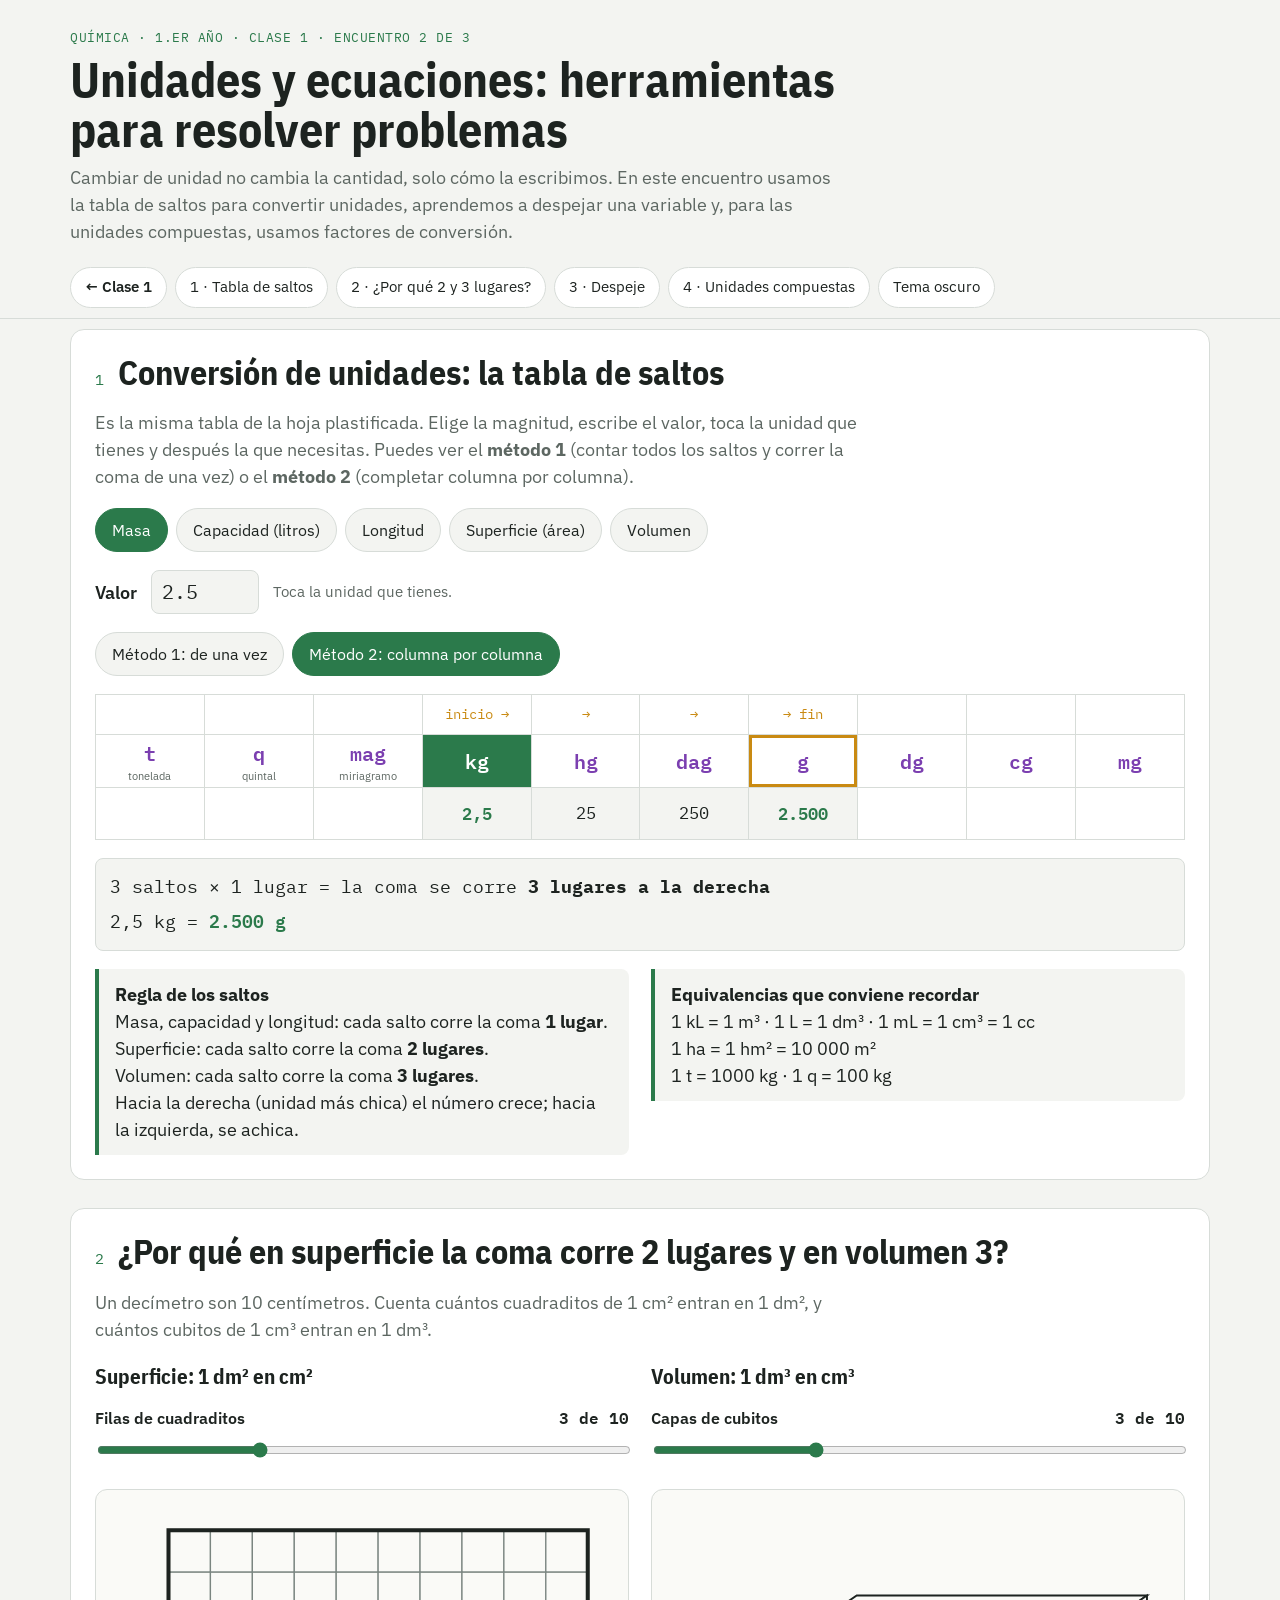
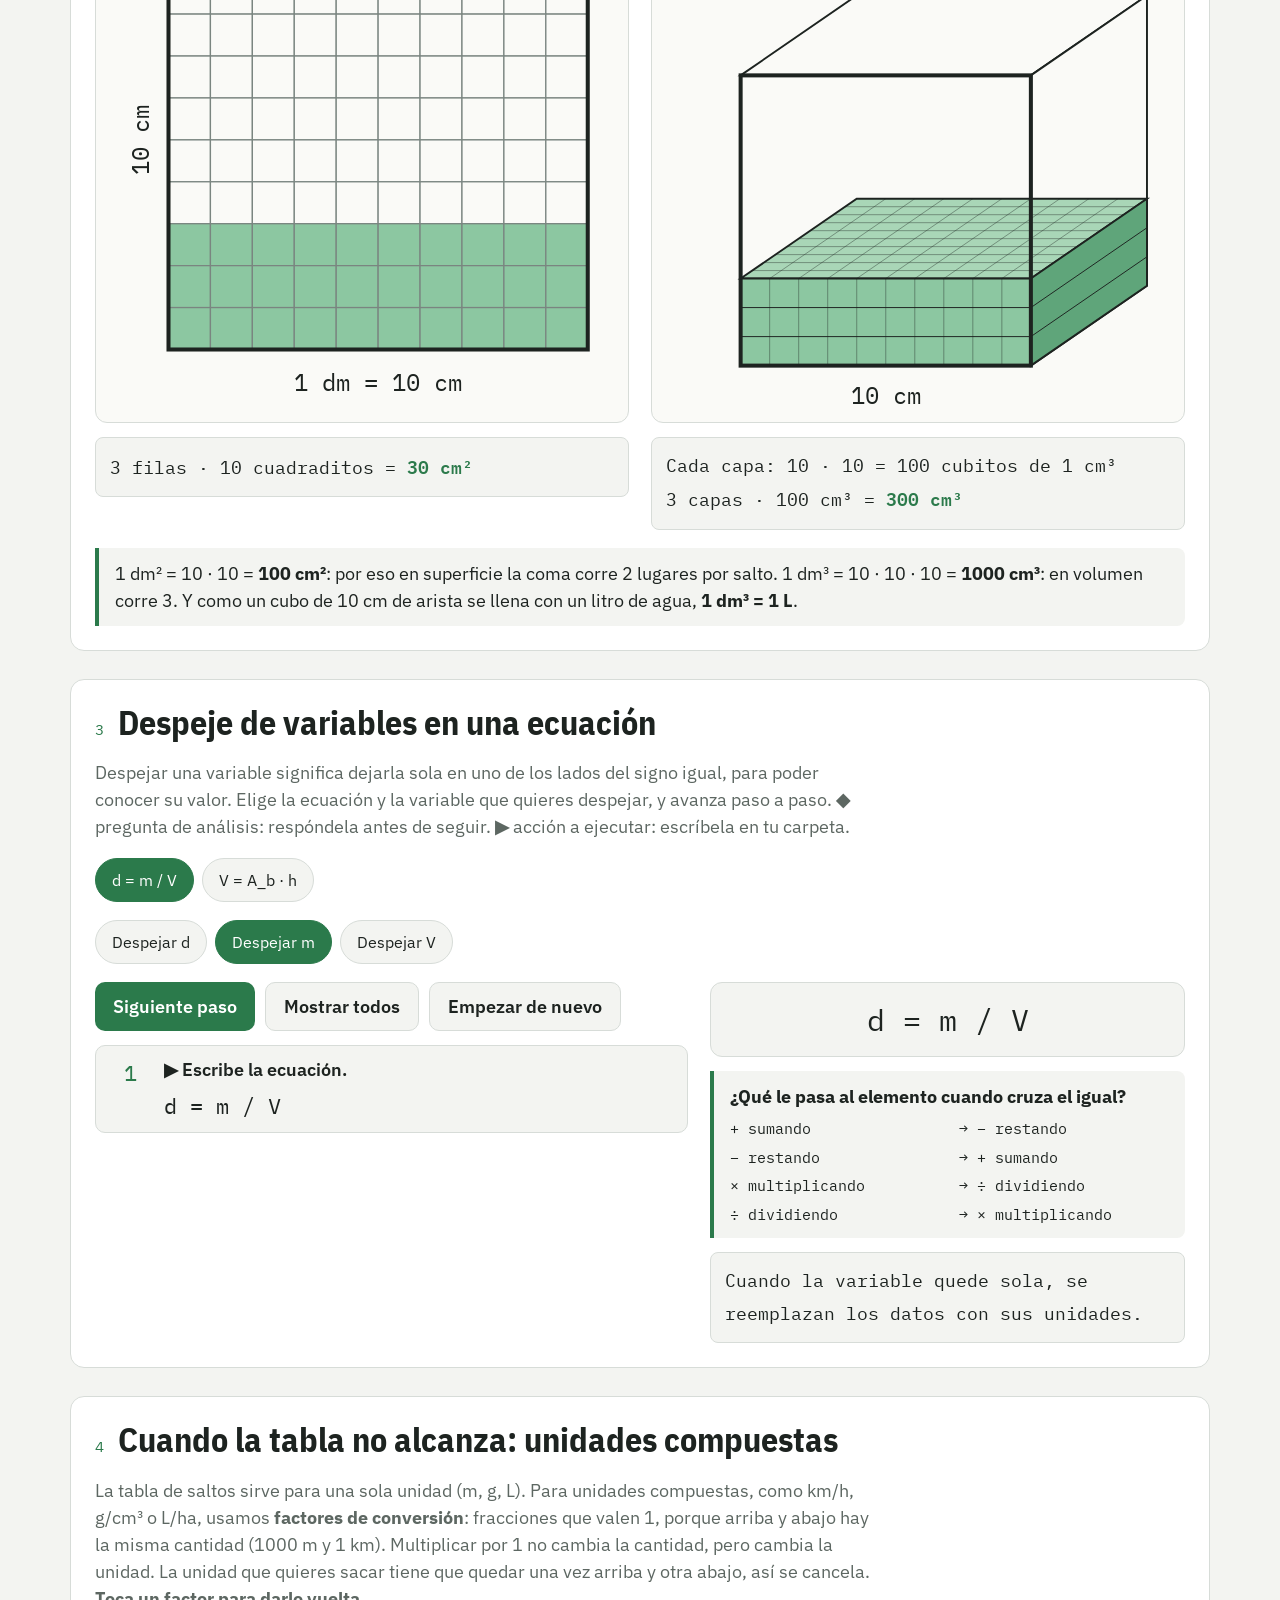
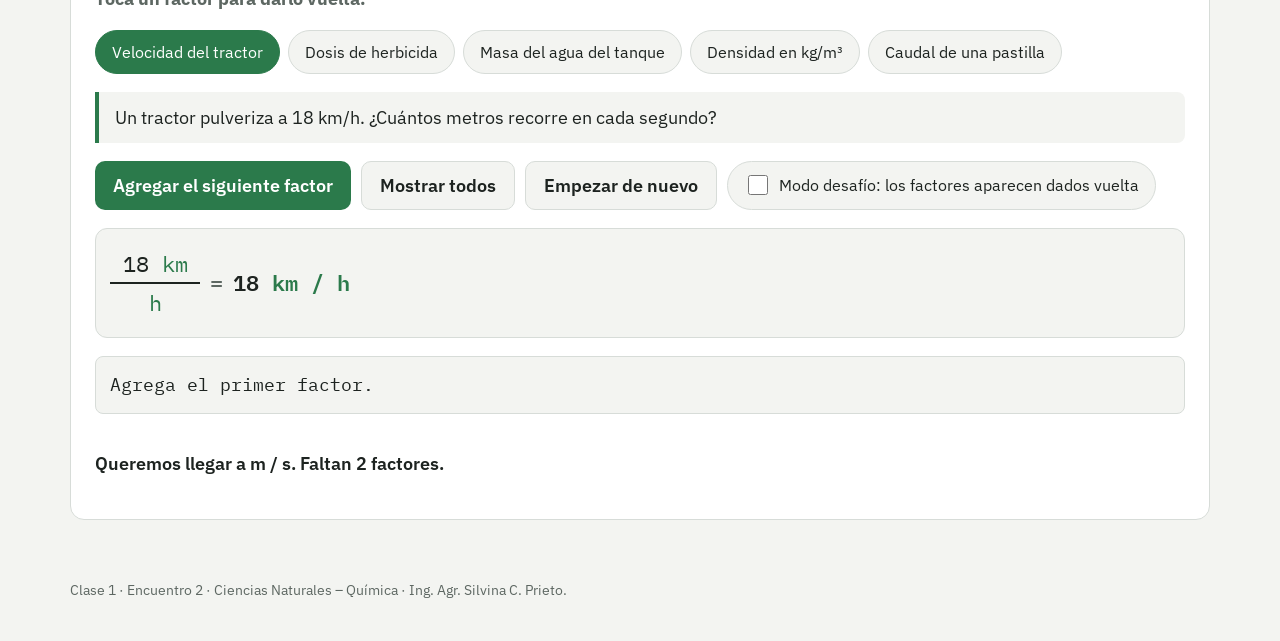
<file: clases/01-materia-medicion-densidad/simuladores/e2.html>
<!DOCTYPE html>
<html lang="es">
<head>
<meta charset="utf-8">
<meta name="viewport" content="width=device-width, initial-scale=1">
<title>Encuentro 2 – Unidades y despeje</title>
<link rel="preconnect" href="https://fonts.googleapis.com">
<link rel="preconnect" href="https://fonts.gstatic.com" crossorigin>
<link href="https://fonts.googleapis.com/css2?family=IBM+Plex+Mono:wght@400;600&family=IBM+Plex+Sans+Condensed:wght@500;700&family=IBM+Plex+Sans:wght@400;600&display=swap" rel="stylesheet">
<link rel="stylesheet" href="estilo.css">
<style>
/* Tabla de saltos, igual a la hoja plastificada */
.saltos-wrap { overflow-x: auto; }
table.saltos { table-layout: fixed; min-width: 640px; border: 1px solid var(--line); }
table.saltos td { border: 1px solid var(--line); text-align: center; padding: 0; height: 52px; }
table.saltos .flechas td { height: 40px; font-family: var(--font-mono); font-size: 14px; color: var(--warn); }
table.saltos button.unidad {
  font: inherit; font-family: var(--font-mono); font-size: 20px; font-weight: 600; width: 100%; height: 100%;
  min-height: 52px; border: none; cursor: pointer; background: transparent; color: var(--uc, var(--ink));
}
table.saltos button.unidad.desde { background: var(--accent); color: var(--accent-ink); }
table.saltos button.unidad.hasta { outline: 3px solid var(--warn); outline-offset: -3px; }
table.saltos .valores td { font-family: var(--font-mono); font-size: 17px; font-variant-numeric: tabular-nums; }
table.saltos .valores td.lleno { background: var(--bg); }
table.saltos .valores td.extremo { font-weight: 600; color: var(--accent); }
table.saltos small { display: block; font-size: 11px; color: var(--muted); font-family: var(--font-body); font-weight: 400; }

/* Despeje */
.ecuacion { font-family: var(--font-mono); font-size: 30px; padding: 14px 18px; background: var(--bg); border: 1px solid var(--line); border-radius: 12px; text-align: center; }
.circulo { display: inline-block; border: 3px solid var(--bad); border-radius: 50%; padding: 0 8px; line-height: 1.2; }
.pasos { display: grid; gap: 10px; }
.paso { display: grid; grid-template-columns: 44px 1fr; gap: 12px; align-items: start; background: var(--bg); border: 1px solid var(--line); border-radius: 10px; padding: 10px 12px; }
.paso .n { font-family: var(--font-mono); font-size: 22px; color: var(--accent); text-align: center; }
.paso .tipo { font-weight: 600; }
.paso .eq { font-family: var(--font-mono); font-size: 22px; margin-top: 6px; }
.reglas { display: grid; grid-template-columns: repeat(2, minmax(0, 1fr)); gap: 6px 18px; font-family: var(--font-mono); font-size: 15px; max-width: 460px; }

/* Análisis dimensional */
.cadena { display: flex; align-items: center; flex-wrap: wrap; gap: 10px; font-family: var(--font-mono); font-size: 22px; padding: 14px; background: var(--bg); border: 1px solid var(--line); border-radius: 12px; min-height: 110px; }
.frac { display: inline-grid; grid-template-rows: auto auto; text-align: center; min-width: 90px; }
.frac .arriba { padding: 2px 8px; border-bottom: 2px solid var(--ink); }
.frac .abajo { padding: 2px 8px; }
button.frac { font: inherit; color: inherit; background: var(--surface); border: 1px solid var(--line); border-radius: 10px; padding: 6px 4px; cursor: pointer; }
button.frac:hover, button.frac:focus-visible { border-color: var(--accent); }
.u { color: var(--accent); }
.u.cancela { color: var(--tachado); text-decoration: line-through; text-decoration-thickness: 2px; }
.signo { color: var(--muted); }
.resultado-cadena { font-weight: 600; }
.veredicto { font-weight: 600; }
.veredicto.ok { color: var(--ok); }
.veredicto.mal { color: var(--bad); }
.equiv td:first-child { font-family: var(--font-mono); }
</style>
</head>
<body>
<header class="top">
  <div class="kicker">QUÍMICA · 1.ER AÑO · CLASE 1 · ENCUENTRO 2 DE 3</div>
  <h1>Unidades y ecuaciones: herramientas para resolver problemas</h1>
  <p class="lead">Cambiar de unidad no cambia la cantidad, solo cómo la escribimos. En este encuentro usamos la tabla de saltos para convertir unidades, aprendemos a despejar una variable y, para las unidades compuestas, usamos factores de conversión.</p>
</header>

<nav class="secciones" aria-label="Secciones">
  <div class="fila">
    <a class="volver" href="index.html">← Clase 1</a>
    <a href="#tabla">1 · Tabla de saltos</a>
    <a href="#porque">2 · ¿Por qué 2 y 3 lugares?</a>
    <a href="#despeje">3 · Despeje</a>
    <a href="#compuestas">4 · Unidades compuestas</a>
    <button type="button" id="tema">Tema oscuro</button>
  </div>
</nav>

<main>

<!-- 1 · Tabla de saltos -->
<section class="bloque" id="tabla">
  <div class="titulo"><span class="num">1</span><h2>Conversión de unidades: la tabla de saltos</h2></div>
  <p class="pregunta">Es la misma tabla de la hoja plastificada. Elige la magnitud, escribe el valor, toca la unidad que tienes y después la que necesitas. Puedes ver el <strong>método 1</strong> (contar todos los saltos y correr la coma de una vez) o el <strong>método 2</strong> (completar columna por columna).</p>
  <div class="chips" id="chipsMagnitud" role="group" aria-label="Magnitud"></div>
  <div style="display:flex;gap:14px;align-items:center;flex-wrap:wrap">
    <label for="valorEsc" style="font-weight:600">Valor</label>
    <input type="number" id="valorEsc" value="2.5" step="any">
    <span class="nota" id="pasoToque" aria-live="polite">Toca la unidad que tienes.</span>
  </div>
  <div class="chips" id="chipsMetodo" role="group" aria-label="Método"></div>
  <div class="saltos-wrap">
    <table class="saltos">
      <tbody>
        <tr class="flechas" id="filaFlechas"></tr>
        <tr id="filaUnidades"></tr>
        <tr class="valores" id="filaValores"></tr>
      </tbody>
    </table>
  </div>
  <div class="formula" id="escFormula" aria-live="polite"></div>
  <div class="grid2 igual">
    <div class="idea">
      <strong>Regla de los saltos</strong><br>
      Masa, capacidad y longitud: cada salto corre la coma <strong>1 lugar</strong>.<br>
      Superficie: cada salto corre la coma <strong>2 lugares</strong>.<br>
      Volumen: cada salto corre la coma <strong>3 lugares</strong>.<br>
      Hacia la derecha (unidad más chica) el número crece; hacia la izquierda, se achica.
    </div>
    <div class="idea">
      <strong>Equivalencias que conviene recordar</strong><br>
      1 kL = 1 m³ · 1 L = 1 dm³ · 1 mL = 1 cm³ = 1 cc<br>
      1 ha = 1 hm² = 10 000 m²<br>
      1 t = 1000 kg · 1 q = 100 kg
    </div>
  </div>
</section>

<!-- 2 · Por qué -->
<section class="bloque" id="porque">
  <div class="titulo"><span class="num">2</span><h2>¿Por qué en superficie la coma corre 2 lugares y en volumen 3?</h2></div>
  <p class="pregunta">Un decímetro son 10 centímetros. Cuenta cuántos cuadraditos de 1 cm² entran en 1 dm², y cuántos cubitos de 1 cm³ entran en 1 dm³.</p>
  <div class="grid2 igual">
    <div class="controles">
      <h3>Superficie: 1 dm² en cm²</h3>
      <div class="control">
        <label for="filas">Filas de cuadraditos <output id="filasOut"></output></label>
        <input type="range" id="filas" min="0" max="10" step="1" value="3">
      </div>
      <div class="dibujo" aria-hidden="true"><svg id="svgCuadro" viewBox="0 0 320 320"></svg></div>
      <div class="formula" id="cuadroFormula"></div>
    </div>
    <div class="controles">
      <h3>Volumen: 1 dm³ en cm³</h3>
      <div class="control">
        <label for="capas">Capas de cubitos <output id="capasOut"></output></label>
        <input type="range" id="capas" min="0" max="10" step="1" value="3">
      </div>
      <div class="dibujo" aria-hidden="true"><svg id="svgCubo" viewBox="0 0 320 320"></svg></div>
      <div class="formula" id="cuboFormula"></div>
    </div>
  </div>
  <p class="idea">1 dm² = 10 · 10 = <strong>100 cm²</strong>: por eso en superficie la coma corre 2 lugares por salto. 1 dm³ = 10 · 10 · 10 = <strong>1000 cm³</strong>: en volumen corre 3. Y como un cubo de 10 cm de arista se llena con un litro de agua, <strong>1 dm³ = 1 L</strong>.</p>
</section>

<!-- 3 · Despeje -->
<section class="bloque" id="despeje">
  <div class="titulo"><span class="num">3</span><h2>Despeje de variables en una ecuación</h2></div>
  <p class="pregunta">Despejar una variable significa dejarla sola en uno de los lados del signo igual, para poder conocer su valor. Elige la ecuación y la variable que quieres despejar, y avanza paso a paso. <strong>◆</strong> pregunta de análisis: respóndela antes de seguir. <strong>▶</strong> acción a ejecutar: escríbela en tu carpeta.</p>
  <div class="chips" id="chipsEcuacion" role="group" aria-label="Ecuación"></div>
  <div class="chips" id="chipsVariable" role="group" aria-label="Variable a despejar"></div>
  <div class="grid2">
    <div class="controles">
      <div class="fila-botones">
        <button type="button" class="boton" id="sigPaso">Siguiente paso</button>
        <button type="button" class="boton sec" id="todosPasos">Mostrar todos</button>
        <button type="button" class="boton sec" id="reiniciarDespeje">Empezar de nuevo</button>
      </div>
      <div class="pasos" id="pasosDespeje" aria-live="polite"></div>
    </div>
    <div class="controles">
      <div class="ecuacion" id="ecuacionActual"></div>
      <div class="idea">
        <strong>¿Qué le pasa al elemento cuando cruza el igual?</strong>
        <div class="reglas" style="margin-top:8px">
          <span>+ sumando</span><span>→ − restando</span>
          <span>− restando</span><span>→ + sumando</span>
          <span>× multiplicando</span><span>→ ÷ dividiendo</span>
          <span>÷ dividiendo</span><span>→ × multiplicando</span>
        </div>
      </div>
      <div class="formula" id="despejeNumeros"></div>
    </div>
  </div>
</section>

<!-- 4 · Unidades compuestas -->
<section class="bloque" id="compuestas">
  <div class="titulo"><span class="num">4</span><h2>Cuando la tabla no alcanza: unidades compuestas</h2></div>
  <p class="pregunta">La tabla de saltos sirve para una sola unidad (m, g, L). Para unidades compuestas, como km/h, g/cm³ o L/ha, usamos <strong>factores de conversión</strong>: fracciones que valen 1, porque arriba y abajo hay la misma cantidad (1000 m y 1 km). Multiplicar por 1 no cambia la cantidad, pero cambia la unidad. La unidad que quieres sacar tiene que quedar una vez arriba y otra abajo, así se cancela. <strong>Toca un factor para darlo vuelta.</strong></p>
  <div class="chips" id="chipsProblema" role="group" aria-label="Problema"></div>
  <p id="enunciado" class="idea"></p>
  <div class="fila-botones">
    <button type="button" class="boton" id="sigFactor">Agregar el siguiente factor</button>
    <button type="button" class="boton sec" id="todos">Mostrar todos</button>
    <button type="button" class="boton sec" id="reiniciarCadena">Empezar de nuevo</button>
    <label class="chip" style="display:inline-flex;align-items:center;gap:8px"><input type="checkbox" id="desafio" style="width:20px;height:20px;accent-color:var(--accent)"> Modo desafío: los factores aparecen dados vuelta</label>
  </div>
  <div class="cadena" id="cadena" aria-live="polite"></div>
  <div class="formula" id="cadenaCuenta"></div>
  <p class="veredicto" id="veredicto" aria-live="polite"></p>
</section>

</main>
<footer>Clase 1 · Encuentro 2 · Ciencias Naturales – Química · Ing. Agr. Silvina C. Prieto.</footer>

<script src="comun.js"></script>
<script>
botonTema($("#tema"));

/* ---------- 1 · Tabla de saltos ---------- */
const MAGNITUDES = {
  masa: { texto: "Masa", color: "#7b3fb0", lugares: 1, unidades: [["t", "tonelada"], ["q", "quintal"], ["mag", "miriagramo"], ["kg", ""], ["hg", ""], ["dag", ""], ["g", ""], ["dg", ""], ["cg", ""], ["mg", ""]], inicio: 3, fin: 6 },
  capacidad: { texto: "Capacidad (litros)", color: "#1f5f8b", lugares: 1, unidades: [["kL"], ["hL"], ["daL"], ["L"], ["dL"], ["cL"], ["mL"]], inicio: 3, fin: 6 },
  longitud: { texto: "Longitud", color: "#1f6f8b", lugares: 1, unidades: [["km"], ["hm"], ["dam"], ["m"], ["dm"], ["cm"], ["mm"]], inicio: 3, fin: 5 },
  superficie: { texto: "Superficie (área)", color: "#2b7a4b", lugares: 2, unidades: [["km²"], ["hm²", "= ha"], ["dam²"], ["m²"], ["dm²"], ["cm²"], ["mm²"]], inicio: 3, fin: 5 },
  volumen: { texto: "Volumen", color: "#a0522d", lugares: 3, unidades: [["km³"], ["hm³"], ["dam³"], ["m³", "= kL"], ["dm³", "= L"], ["cm³", "= mL"], ["mm³"]], inicio: 3, fin: 5 }
};
let magnitud = "masa", iDesde = 3, iHasta = 6, metodo = 2, tocando = "desde";
grupoChips($("#chipsMagnitud"), Object.entries(MAGNITUDES).map(([k, m]) => ({ texto: m.texto, valor: k })), magnitud, v => {
  magnitud = v; iDesde = MAGNITUDES[v].inicio; iHasta = MAGNITUDES[v].fin; tocando = "desde"; dibujarTabla();
});
grupoChips($("#chipsMetodo"), [{ texto: "Método 1: de una vez", valor: 1 }, { texto: "Método 2: columna por columna", valor: 2 }], metodo, v => { metodo = v; dibujarTabla(); });
$("#valorEsc").addEventListener("input", dibujarTabla);
function dibujarTabla() {
  const mag = MAGNITUDES[magnitud], n = mag.unidades.length;
  const x = Number($("#valorEsc").value);
  const fU = $("#filaUnidades"), fV = $("#filaValores"), fF = $("#filaFlechas");
  fU.innerHTML = ""; fV.innerHTML = ""; fF.innerHTML = "";
  const lo = Math.min(iDesde, iHasta), hi = Math.max(iDesde, iHasta);
  const pasos = iHasta - iDesde;
  mag.unidades.forEach(([u, nota], i) => {
    const td = document.createElement("td");
    const b = document.createElement("button");
    b.type = "button"; b.className = "unidad"; b.style.setProperty("--uc", mag.color);
    b.innerHTML = `${u}${nota ? `<small>${nota}</small>` : ""}`;
    if (i === iDesde) b.classList.add("desde");
    if (i === iHasta) b.classList.add("hasta");
    b.setAttribute("aria-label", `${u}${i === iDesde ? ", unidad que tengo" : ""}${i === iHasta ? ", unidad que necesito" : ""}`);
    b.addEventListener("click", () => {
      if (tocando === "desde") { iDesde = i; tocando = "hasta"; } else { iHasta = i; tocando = "desde"; }
      dibujarTabla();
    });
    td.appendChild(b); fU.appendChild(td);
    // Valores: método 2 completa todas las columnas del camino; método 1 solo origen y destino
    const tv = document.createElement("td");
    const enCamino = i >= lo && i <= hi;
    if (i === iDesde || i === iHasta || (metodo === 2 && enCamino)) {
      const saltos = i - iDesde;
      tv.textContent = fmtLibre(x * Math.pow(10, saltos * mag.lugares), 12);
      tv.className = "lleno" + (i === iDesde || i === iHasta ? " extremo" : "");
    }
    fV.appendChild(tv);
    // Flechas entre columnas
    const tf = document.createElement("td");
    if (pasos !== 0 && i >= lo && i <= hi) {
      if (i === iDesde) tf.textContent = pasos > 0 ? "inicio →" : "← inicio";
      else if (i === iHasta) tf.textContent = pasos > 0 ? "→ fin" : "fin ←";
      else tf.textContent = pasos > 0 ? "→" : "←";
    }
    fF.appendChild(tf);
  });
  $("#pasoToque").textContent = tocando === "desde" ? "Toca la unidad que tienes." : "Ahora toca la unidad que necesitas.";
  const uD = mag.unidades[iDesde][0], uH = mag.unidades[iHasta][0];
  const res = x * Math.pow(10, pasos * mag.lugares);
  const lugares = Math.abs(pasos) * mag.lugares;
  const dir = pasos > 0 ? "a la derecha" : "a la izquierda";
  $("#escFormula").innerHTML = pasos === 0
    ? `${fmtLibre(x, 12)} ${uD} = <span class="res">${fmtLibre(x, 12)} ${uH}</span> (misma unidad)`
    : `${Math.abs(pasos)} salto${Math.abs(pasos) > 1 ? "s" : ""} × ${mag.lugares} lugar${mag.lugares > 1 ? "es" : ""} = la coma se corre <strong>${lugares} lugar${lugares > 1 ? "es" : ""} ${dir}</strong><br>${fmtLibre(x, 12)} ${uD} = <span class="res">${fmtLibre(res, 12)} ${uH}</span>`;
}
dibujarTabla();

/* ---------- 2 · Cuadrícula y cubo ---------- */
$("#filas").addEventListener("input", dibujarCuadro);
$("#capas").addEventListener("input", dibujarCubo);
function dibujarCuadro() {
  const f = Number($("#filas").value);
  $("#filasOut").textContent = `${f} de 10`;
  const L = 260, x0 = 40, y0 = 20, c = L / 10;
  let h = "";
  for (let i = 0; i < 10; i++) for (let j = 0; j < 10; j++)
    h += `<rect x="${x0 + j * c}" y="${y0 + i * c}" width="${c}" height="${c}" fill="${i >= 10 - f ? "#8cc7a1" : "#fafaf7"}" stroke="#7a8580" stroke-width=".8"/>`;
  h += `<rect x="${x0}" y="${y0}" width="${L}" height="${L}" fill="none" stroke="#1d2320" stroke-width="2.5"/>`;
  h += `<text x="${x0 + L / 2}" y="${y0 + L + 26}" text-anchor="middle" font-size="15" fill="#1d2320">1 dm = 10 cm</text>`;
  h += `<text x="${x0 - 12}" y="${y0 + L / 2}" text-anchor="middle" font-size="15" fill="#1d2320" transform="rotate(-90 ${x0 - 12} ${y0 + L / 2})">10 cm</text>`;
  $("#svgCuadro").innerHTML = h;
  $("#cuadroFormula").innerHTML = `${f} filas · 10 cuadraditos = <span class="res">${f * 10} cm²</span>` + (f === 10 ? `<br>10 · 10 = 100: <span class="res">1 dm² = 100 cm²</span>` : "");
}
function dibujarCubo() {
  const n = Number($("#capas").value);
  $("#capasOut").textContent = `${n} de 10`;
  const L = 180, x0 = 50, y0 = 110, d = 0.5 * L, dx = d * 0.8, dy = -d * 0.55, c = L / 10;
  const cara = (pts, fill) => `<polygon points="${pts}" fill="${fill}" stroke="#1d2320" stroke-width="1.2"/>`;
  let h = cara(`${x0},${y0} ${x0 + dx},${y0 + dy} ${x0 + L + dx},${y0 + dy} ${x0 + L},${y0}`, "#fafaf7");
  h += cara(`${x0 + L},${y0} ${x0 + L + dx},${y0 + dy} ${x0 + L + dx},${y0 + L + dy} ${x0 + L},${y0 + L}`, "#fafaf7");
  if (n > 0) {
    const yt = y0 + L - n * c;
    h += cara(`${x0},${yt} ${x0 + dx},${yt + dy} ${x0 + L + dx},${yt + dy} ${x0 + L},${yt}`, "#a9d6b7");
    h += cara(`${x0 + L},${yt} ${x0 + L + dx},${yt + dy} ${x0 + L + dx},${y0 + L + dy} ${x0 + L},${y0 + L}`, "#5fa57a");
    h += `<rect x="${x0}" y="${yt}" width="${L}" height="${n * c}" fill="#8cc7a1" stroke="#1d2320" stroke-width="1.2"/>`;
    for (let k = 1; k < n; k++) {
      const y = y0 + L - k * c;
      h += `<line x1="${x0}" y1="${y}" x2="${x0 + L}" y2="${y}" stroke="#1d2320" stroke-width=".6"/><line x1="${x0 + L}" y1="${y}" x2="${x0 + L + dx}" y2="${y + dy}" stroke="#1d2320" stroke-width=".6"/>`;
    }
    for (let k = 1; k < 10; k++) {
      h += `<line x1="${x0 + k * c}" y1="${yt}" x2="${x0 + k * c}" y2="${y0 + L}" stroke="#1d2320" stroke-width=".4" opacity=".6"/>`;
      h += `<line x1="${x0 + k * c}" y1="${yt}" x2="${x0 + k * c + dx}" y2="${yt + dy}" stroke="#1d2320" stroke-width=".4" opacity=".6"/>`;
      h += `<line x1="${x0 + k * dx / 10}" y1="${yt + k * dy / 10}" x2="${x0 + L + k * dx / 10}" y2="${yt + k * dy / 10}" stroke="#1d2320" stroke-width=".4" opacity=".6"/>`;
    }
  }
  h += `<rect x="${x0}" y="${y0}" width="${L}" height="${L}" fill="none" stroke="#1d2320" stroke-width="2.5"/>`;
  h += `<text x="${x0 + L / 2}" y="${y0 + L + 24}" text-anchor="middle" font-size="15" fill="#1d2320">10 cm</text>`;
  $("#svgCubo").innerHTML = h;
  $("#cuboFormula").innerHTML = `Cada capa: 10 · 10 = 100 cubitos de 1 cm³<br>${n} capas · 100 cm³ = <span class="res">${(n * 100).toLocaleString("es-AR")} cm³</span>` +
    (n === 10 ? `<br>10 · 10 · 10 = 1000: <span class="res">1 dm³ = 1000 cm³ = 1 L</span>` : "");
}
dibujarCuadro(); dibujarCubo();

/* ---------- 3 · Despeje (procedimiento de 7 pasos de la hoja de Herramientas) ---------- */
// Cada paso: [número, tipo ("◆" pregunta o "▶" acción), título, explicación, ecuación con la variable marcada]
const C = v => `<span class="circulo">${v}</span>`;
const DESPEJES = {
  densidad: {
    texto: "d = m / V",
    ejemplo: { d: 2.7, m: 54, V: 20, uni: { d: "g/cm³", m: "g", V: "cm³" }, nombre: "un trozo de aluminio" },
    vars: {
      d: { fin: "d = m / V", pasos: [
        [1, "▶", "Escribe la ecuación.", "", "d = m / V"],
        [2, "◆", "¿Qué variable quiero despejar?", "La densidad, d. Márcala con un círculo.", `${C("d")} = m / V`],
        [3, "◆", "¿Está sola o hay algo que la acompaña?", "Ya está sola del lado izquierdo: no hay nada que despejar.", `${C("d")} = m / V`]
      ] },
      m: { fin: "m = d · V", pasos: [
        [1, "▶", "Escribe la ecuación.", "", "d = m / V"],
        [2, "◆", "¿Qué variable quiero despejar?", "La masa, m. Márcala con un círculo.", `d = ${C("m")} / V`],
        [3, "◆", "¿Está sola o hay algo que la acompaña?", "No está sola: está dividida por V.", `d = ${C("m")} / V`],
        [4, "◆", "¿Qué elemento tengo que mover y qué operación está realizando?", "Tengo que mover V, que está dividiendo.", `d = ${C("m")} / <u>V</u>`],
        [5, "◆", "¿Qué le pasa al elemento cuando cruza el igual?", "Lo que está dividiendo pasa multiplicando.", "÷ V  →  · V"],
        [6, "▶", "Escribe la ecuación en el renglón de abajo.", "Primero, en su lugar, lo que no se mueve (d y m). Después, el elemento trasladado con su nueva operación.", `d · V = ${C("m")}`],
        [7, "◆", "¿La variable que necesito conocer quedó sola?", "Sí: m quedó sola.", `${C("m")} = d · V`]
      ] },
      V: { fin: "V = m / d", pasos: [
        [1, "▶", "Escribe la ecuación.", "", "d = m / V"],
        [2, "◆", "¿Qué variable quiero despejar?", "El volumen, V. Márcalo con un círculo.", `d = m / ${C("V")}`],
        [3, "◆", "¿Está sola o hay algo que la acompaña?", "No está sola: está abajo, dividiendo a m.", `d = m / ${C("V")}`],
        [4, "◆", "¿Qué elemento tengo que mover y qué operación está realizando?", "Muevo la misma V, que está dividiendo, para sacarla de abajo.", `d = m / ${C("V")}`],
        [5, "◆", "¿Qué le pasa al elemento cuando cruza el igual?", "Lo que está dividiendo pasa multiplicando.", "÷ V  →  · V"],
        [6, "▶", "Escribe la ecuación en el renglón de abajo.", "Primero lo que no se mueve (d y m), después V multiplicando.", `d · ${C("V")} = m`],
        [7, "◆", "¿La variable que necesito conocer quedó sola?", "Todavía no: V está multiplicada por d. Repito desde el paso 4.", `d · ${C("V")} = m`],
        [4, "◆", "¿Qué elemento tengo que mover y qué operación está realizando?", "Ahora muevo d, que está multiplicando.", `<u>d</u> · ${C("V")} = m`],
        [5, "◆", "¿Qué le pasa al elemento cuando cruza el igual?", "Lo que está multiplicando pasa dividiendo.", "· d  →  ÷ d"],
        [6, "▶", "Escribe la ecuación en el renglón de abajo.", "Primero lo que no se mueve (V y m), después d dividiendo.", `${C("V")} = m / d`],
        [7, "◆", "¿La variable que necesito conocer quedó sola?", "Sí: V quedó sola.", `${C("V")} = m / d`]
      ] }
    }
  },
  volumen: {
    texto: "V = Ab · h",
    ejemplo: { V: 288, Ab: 72, h: 4, uni: { V: "cm³", Ab: "cm²", h: "cm" }, nombre: "una caja" },
    vars: {
      V: { fin: "V = Ab · h", pasos: [
        [1, "▶", "Escribe la ecuación.", "", "V = Ab · h"],
        [2, "◆", "¿Qué variable quiero despejar?", "El volumen, V. Márcalo con un círculo.", `${C("V")} = Ab · h`],
        [3, "◆", "¿Está sola o hay algo que la acompaña?", "Ya está sola: no hay nada que despejar.", `${C("V")} = Ab · h`]
      ] },
      h: { fin: "h = V / Ab", pasos: [
        [1, "▶", "Escribe la ecuación.", "", "V = Ab · h"],
        [2, "◆", "¿Qué variable quiero despejar?", "La altura, h. Márcala con un círculo.", `V = Ab · ${C("h")}`],
        [3, "◆", "¿Está sola o hay algo que la acompaña?", "No está sola: está multiplicada por Ab.", `V = Ab · ${C("h")}`],
        [4, "◆", "¿Qué elemento tengo que mover y qué operación está realizando?", "Muevo Ab, que está multiplicando.", `V = <u>Ab</u> · ${C("h")}`],
        [5, "◆", "¿Qué le pasa al elemento cuando cruza el igual?", "Lo que está multiplicando pasa dividiendo.", "· Ab  →  ÷ Ab"],
        [6, "▶", "Escribe la ecuación en el renglón de abajo.", "Primero lo que no se mueve (V y h), después Ab dividiendo.", `V / Ab = ${C("h")}`],
        [7, "◆", "¿La variable que necesito conocer quedó sola?", "Sí: h quedó sola.", `${C("h")} = V / Ab`]
      ] },
      Ab: { fin: "Ab = V / h", pasos: [
        [1, "▶", "Escribe la ecuación.", "", "V = Ab · h"],
        [2, "◆", "¿Qué variable quiero despejar?", "El área de la base, Ab. Márcala con un círculo.", `V = ${C("Ab")} · h`],
        [3, "◆", "¿Está sola o hay algo que la acompaña?", "No está sola: está multiplicada por h.", `V = ${C("Ab")} · h`],
        [4, "◆", "¿Qué elemento tengo que mover y qué operación está realizando?", "Muevo h, que está multiplicando.", `V = ${C("Ab")} · <u>h</u>`],
        [5, "◆", "¿Qué le pasa al elemento cuando cruza el igual?", "Lo que está multiplicando pasa dividiendo.", "· h  →  ÷ h"],
        [6, "▶", "Escribe la ecuación en el renglón de abajo.", "Primero lo que no se mueve (V y Ab), después h dividiendo.", `V / h = ${C("Ab")}`],
        [7, "◆", "¿La variable que necesito conocer quedó sola?", "Sí: Ab quedó sola.", `${C("Ab")} = V / h`]
      ] }
    }
  }
};
const conSub = s => s.replace(/Ab/g, "A<sub>b</sub>");
let ecuacion = "densidad", variable = "m", mostrados = 0;
grupoChips($("#chipsEcuacion"), Object.entries(DESPEJES).map(([k, e]) => ({ texto: e.texto.replace("Ab", "A_b"), valor: k })), ecuacion, v => {
  ecuacion = v; variable = Object.keys(DESPEJES[v].vars)[1]; armarVariables(); reiniciarDespeje();
});
function armarVariables() {
  const vars = Object.keys(DESPEJES[ecuacion].vars);
  grupoChips($("#chipsVariable"), vars.map(x => ({ texto: `Despejar ${x === "Ab" ? "A_b" : x}`, valor: x })), variable, v => { variable = v; reiniciarDespeje(); });
}
$("#sigPaso").addEventListener("click", () => { const n = DESPEJES[ecuacion].vars[variable].pasos.length; if (mostrados < n) { mostrados++; dibujarDespeje(); } });
$("#todosPasos").addEventListener("click", () => { mostrados = DESPEJES[ecuacion].vars[variable].pasos.length; dibujarDespeje(); });
$("#reiniciarDespeje").addEventListener("click", reiniciarDespeje);
function reiniciarDespeje() { mostrados = 1; dibujarDespeje(); }
function dibujarDespeje() {
  const e = DESPEJES[ecuacion], dv = e.vars[variable], pasos = dv.pasos;
  $("#pasosDespeje").innerHTML = pasos.slice(0, mostrados).map(([n, tipo, tit, exp, eq]) =>
    `<div class="paso"><div class="n">${n}</div><div><div class="tipo">${tipo} ${tit}</div>${exp ? `<div>${conSub(exp)}</div>` : ""}<div class="eq">${conSub(eq)}</div></div></div>`).join("");
  $("#ecuacionActual").innerHTML = conSub(pasos[mostrados - 1][4]);
  $("#sigPaso").disabled = mostrados >= pasos.length;
  const ej = e.ejemplo, u = ej.uni;
  if (mostrados >= pasos.length) {
    const otras = Object.keys(e.vars).filter(x => x !== variable);
    const reemplazo = ecuacion === "densidad"
      ? { d: `${fmtLibre(ej.m, 2)} ${u.m} / ${fmtLibre(ej.V, 2)} ${u.V}`, m: `${fmtLibre(ej.d, 2)} ${u.d} · ${fmtLibre(ej.V, 2)} ${u.V}`, V: `${fmtLibre(ej.m, 2)} ${u.m} / ${fmtLibre(ej.d, 2)} ${u.d}` }[variable]
      : { V: `${fmtLibre(ej.Ab, 2)} ${u.Ab} · ${fmtLibre(ej.h, 2)} ${u.h}`, h: `${fmtLibre(ej.V, 2)} ${u.V} / ${fmtLibre(ej.Ab, 2)} ${u.Ab}`, Ab: `${fmtLibre(ej.V, 2)} ${u.V} / ${fmtLibre(ej.h, 2)} ${u.h}` }[variable];
    $("#despejeNumeros").innerHTML = `<strong>Ahora reemplaza los datos</strong> (${ej.nombre}): ${otras.map(x => `${conSub(x)} = ${fmtLibre(ej[x], 2)} ${u[x]}`).join(" · ")}<br>${conSub(dv.fin)} = ${reemplazo} = <span class="res">${fmtLibre(ej[variable], 2)} ${u[variable]}</span>`;
  } else {
    $("#despejeNumeros").innerHTML = "Cuando la variable quede sola, se reemplazan los datos con sus unidades.";
  }
}
armarVariables(); reiniciarDespeje();

/* ---------- 4 · Unidades compuestas: análisis dimensional ---------- */
const PROBLEMAS = {
  tractor: {
    texto: "Velocidad del tractor",
    enunciado: "Un tractor pulveriza a 18 km/h. ¿Cuántos metros recorre en cada segundo?",
    inicio: { v: 18, arriba: ["km"], abajo: ["h"] },
    factores: [{ a: [1000, "m"], b: [1, "km"] }, { a: [1, "h"], b: [3600, "s"] }],
    objetivo: { arriba: ["m"], abajo: ["s"] }
  },
  dosis: {
    texto: "Dosis de herbicida",
    enunciado: "La etiqueta indica 2,5 L de producto por hectárea. El lote tiene 10 ha y el producto viene en bidones de 20 L. ¿Cuántos bidones se usan?",
    inicio: { v: 10, arriba: ["ha"], abajo: [] },
    factores: [{ a: [2.5, "L"], b: [1, "ha"] }, { a: [1, "bidón"], b: [20, "L"] }],
    objetivo: { arriba: ["bidón"], abajo: [] },
    cierre: "Se usan 1,25 bidones: hay que comprar 2 bidones y sobran 15 L."
  },
  aguaKg: {
    texto: "Masa del agua del tanque",
    enunciado: "¿Qué masa de agua, en kg, carga un tanque de 3000 L? Dato: la densidad del agua es 1 g/mL.",
    inicio: { v: 3000, arriba: ["L"], abajo: [] },
    factores: [{ a: [1000, "mL"], b: [1, "L"] }, { a: [1, "g"], b: [1, "mL"] }, { a: [1, "kg"], b: [1000, "g"] }],
    objetivo: { arriba: ["kg"], abajo: [] },
    cierre: "3000 kg son 3 t: por eso las pulverizadoras grandes compactan el suelo."
  },
  densidad: {
    texto: "Densidad en kg/m³",
    enunciado: "El aceite tiene una densidad de 0,92 g/cm³. ¿Cuánto es en kg/m³, la unidad del SI?",
    inicio: { v: 0.92, arriba: ["g"], abajo: ["cm³"] },
    factores: [{ a: [1, "kg"], b: [1000, "g"] }, { a: [1000000, "cm³"], b: [1, "m³"] }],
    objetivo: { arriba: ["kg"], abajo: ["m³"] }
  },
  caudal: {
    texto: "Caudal de una pastilla",
    enunciado: "Una pastilla de pulverización entrega 0,8 L/min. ¿Cuántos mililitros salen por segundo?",
    inicio: { v: 0.8, arriba: ["L"], abajo: ["min"] },
    factores: [{ a: [1000, "mL"], b: [1, "L"] }, { a: [1, "min"], b: [60, "s"] }],
    objetivo: { arriba: ["mL"], abajo: ["s"] }
  }
};
let problema = "tractor", factoresMostrados = 0, girados = [];
grupoChips($("#chipsProblema"), Object.entries(PROBLEMAS).map(([k, p]) => ({ texto: p.texto, valor: k })), problema, v => { problema = v; reiniciarCadena(); });
$("#sigFactor").addEventListener("click", () => { if (factoresMostrados < PROBLEMAS[problema].factores.length) { factoresMostrados++; dibujarCadena(); } });
$("#todos").addEventListener("click", () => { factoresMostrados = PROBLEMAS[problema].factores.length; dibujarCadena(); });
$("#reiniciarCadena").addEventListener("click", reiniciarCadena);
$("#desafio").addEventListener("change", reiniciarCadena);
function reiniciarCadena() {
  const p = PROBLEMAS[problema];
  factoresMostrados = 0;
  girados = p.factores.map(() => $("#desafio").checked);
  $("#enunciado").textContent = p.enunciado;
  dibujarCadena();
}
function dibujarCadena() {
  const p = PROBLEMAS[problema];
  const fr = [{ arriba: [[p.inicio.v, p.inicio.arriba]], abajo: [[1, p.inicio.abajo]], dato: true }];
  for (let i = 0; i < factoresMostrados; i++) {
    const f = p.factores[i];
    const [ar, ab] = girados[i] ? [f.b, f.a] : [f.a, f.b];
    fr.push({ arriba: [[ar[0], [ar[1]]]], abajo: [[ab[0], [ab[1]]]], idx: i });
  }
  const cuenta = {}, arribaN = {}, abajoN = {};
  fr.forEach(f => {
    f.arriba.forEach(([, us]) => us.forEach(u => { cuenta[u] = (cuenta[u] || 0) + 1; arribaN[u] = (arribaN[u] || 0) + 1; }));
    f.abajo.forEach(([, us]) => us.forEach(u => { cuenta[u] = (cuenta[u] || 0) - 1; abajoN[u] = (abajoN[u] || 0) + 1; }));
  });
  const cancelables = {};
  Object.keys(arribaN).forEach(u => { if (abajoN[u]) cancelables[u] = Math.min(arribaN[u], abajoN[u]); });
  const usadosA = {}, usadosB = {};
  const pintar = (u, lado) => {
    const usados = lado === "a" ? usadosA : usadosB;
    usados[u] = (usados[u] || 0) + 1;
    return `<span class="u${cancelables[u] && usados[u] <= cancelables[u] ? " cancela" : ""}">${u}</span>`;
  };
  const caja = $("#cadena"); caja.innerHTML = "";
  let valor = 1;
  fr.forEach((f, k) => {
    if (k > 0) { const s = document.createElement("span"); s.className = "signo"; s.textContent = "×"; caja.appendChild(s); }
    const num = f.arriba.map(([v, us]) => `${fmtLibre(v, 4)} ${us.map(u => pintar(u, "a")).join(" · ")}`).join(" ");
    const tieneAbajo = f.abajo.some(([, us]) => us.length);
    const den = tieneAbajo ? f.abajo.map(([v, us]) => `${f.dato ? "" : fmtLibre(v, 4) + " "}${us.map(u => pintar(u, "b")).join(" · ")}`).join(" ") : "";
    f.arriba.forEach(([v]) => valor *= v);
    f.abajo.forEach(([v]) => valor /= v);
    let el;
    if (f.dato) {
      el = document.createElement("span"); el.className = "frac";
      el.innerHTML = tieneAbajo ? `<span class="arriba">${num}</span><span class="abajo">${den}</span>` : `<span>${num}</span>`;
      if (!tieneAbajo) el.style.alignSelf = "center";
    } else {
      el = document.createElement("button"); el.type = "button"; el.className = "frac";
      el.setAttribute("aria-label", `Factor ${f.idx + 1}, toca para darlo vuelta`);
      el.innerHTML = `<span class="arriba">${num}</span><span class="abajo">${den}</span>`;
      el.addEventListener("click", () => { girados[f.idx] = !girados[f.idx]; dibujarCadena(); });
    }
    caja.appendChild(el);
  });
  const arribaQ = [], abajoQ = [];
  Object.entries(cuenta).forEach(([u, e]) => { for (let i = 0; i < Math.abs(e); i++) (e > 0 ? arribaQ : abajoQ).push(u); });
  const uTxt = (arribaQ.length ? arribaQ.join(" · ") : "1") + (abajoQ.length ? " / " + abajoQ.join(" · ") : "");
  const s = document.createElement("span"); s.className = "signo"; s.textContent = "="; caja.appendChild(s);
  const r = document.createElement("span"); r.className = "resultado-cadena"; r.innerHTML = `${fmtLibre(valor, 4)} <span class="u">${uTxt}</span>`; caja.appendChild(r);
  const nums = [], dens = [];
  fr.forEach(f => { f.arriba.forEach(([v]) => nums.push(v)); f.abajo.forEach(([v]) => { if (v !== 1 || !f.dato) dens.push(v); }); });
  const n1 = nums.map(v => fmtLibre(v, 4)).join(" × "), d1 = dens.map(v => fmtLibre(v, 4)).join(" × ");
  $("#cadenaCuenta").innerHTML = factoresMostrados === 0 ? "Agrega el primer factor." :
    `Números: ${dens.length ? `(${n1}) ÷ (${d1})` : n1} = <span class="res">${fmtLibre(valor, 4)}</span>`;
  const ob = p.objetivo;
  const igual = (a, b) => a.slice().sort().join("|") === b.slice().sort().join("|");
  const llego = igual(arribaQ, ob.arriba) && igual(abajoQ, ob.abajo);
  const v = $("#veredicto");
  const objTxt = ob.arriba.join(" · ") + (ob.abajo.length ? " / " + ob.abajo.join(" · ") : "");
  const faltan = p.factores.length - factoresMostrados;
  if (faltan > 0) {
    v.className = "veredicto";
    v.textContent = girados.slice(0, factoresMostrados).some(Boolean)
      ? "Hay un factor dado vuelta: la unidad no se cancela, se repite. Tócalo para corregirlo."
      : `Queremos llegar a ${objTxt}. Falta${faltan > 1 ? "n" : ""} ${faltan} factor${faltan > 1 ? "es" : ""}.`;
  } else if (llego) {
    v.className = "veredicto ok";
    v.textContent = `Llegamos a ${objTxt}: el resultado es ${fmtLibre(valor, 4)} ${objTxt}.` + (p.cierre ? " " + p.cierre : "");
  } else {
    v.className = "veredicto mal";
    v.textContent = `Las unidades que quedan (${uTxt}) no son las que buscamos (${objTxt}). Algún factor está dado vuelta.`;
  }
}
reiniciarCadena();
</script>
</body>
</html>
</file>
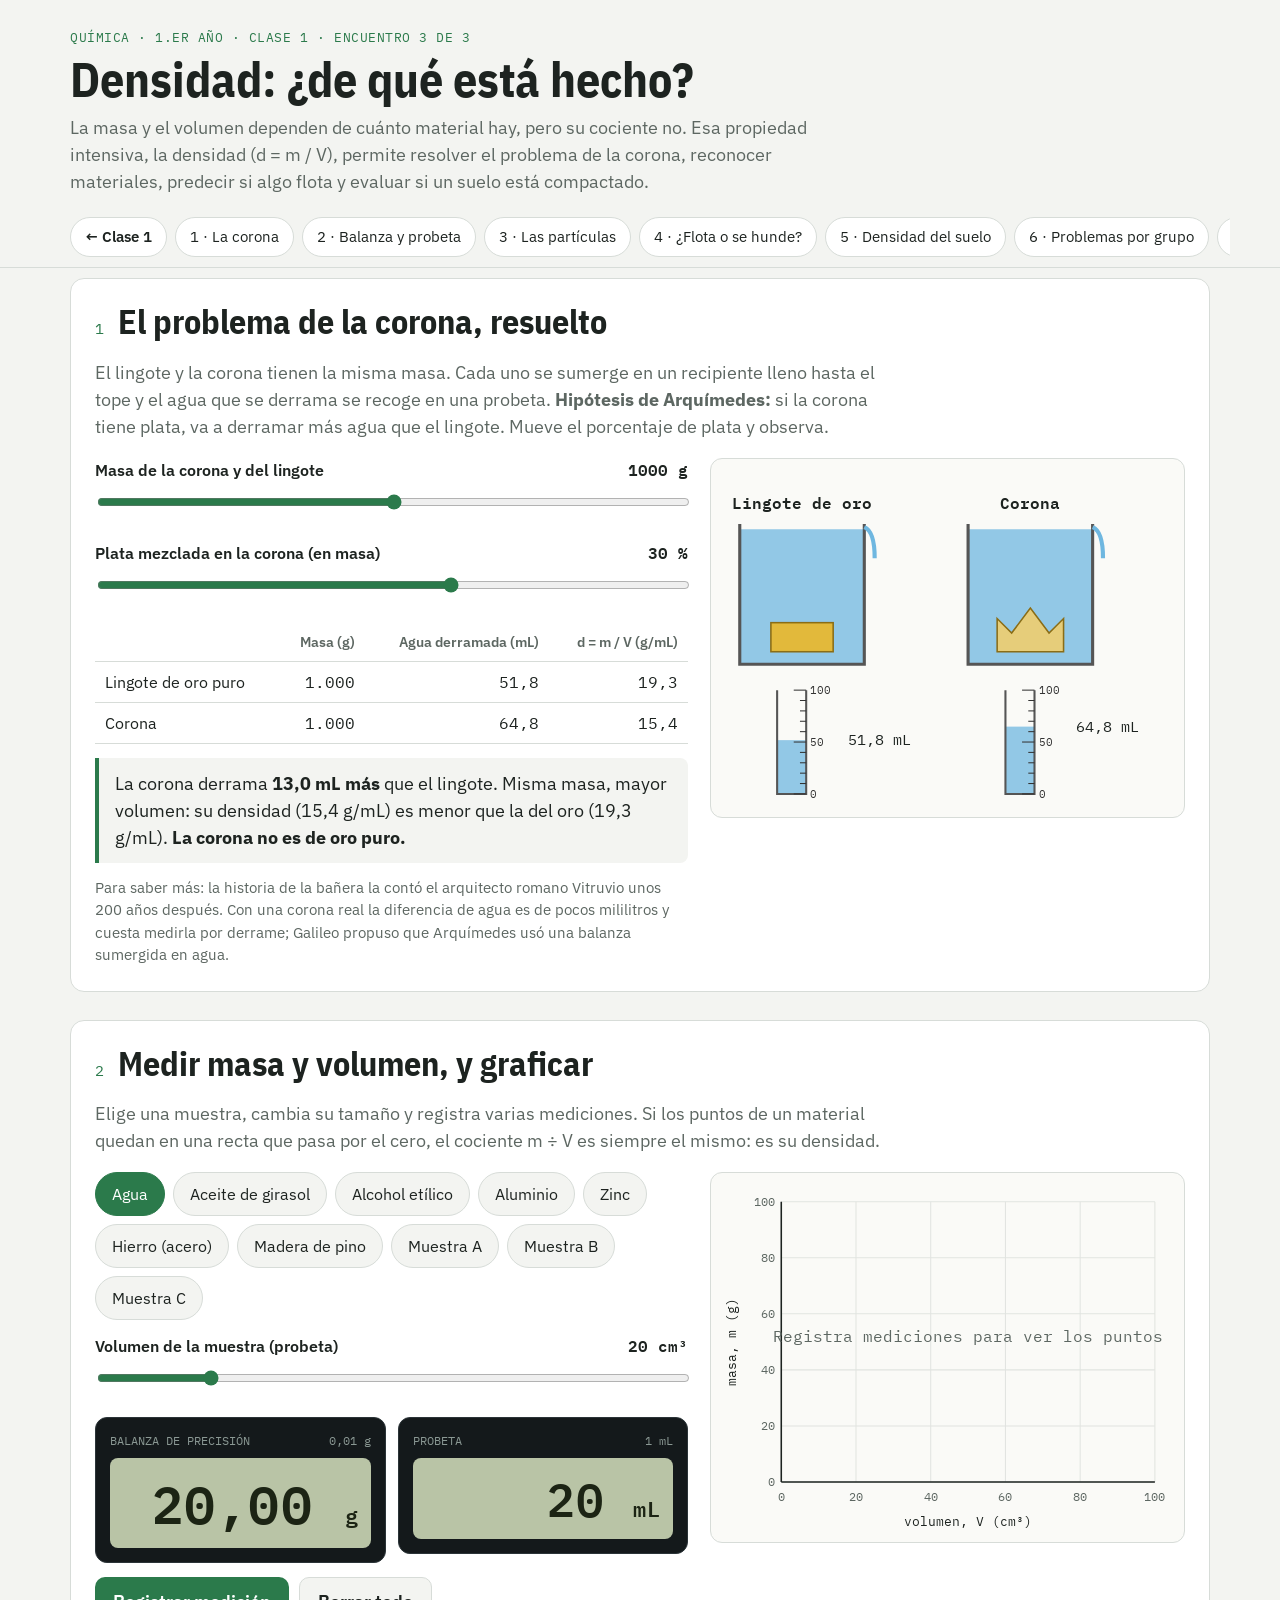
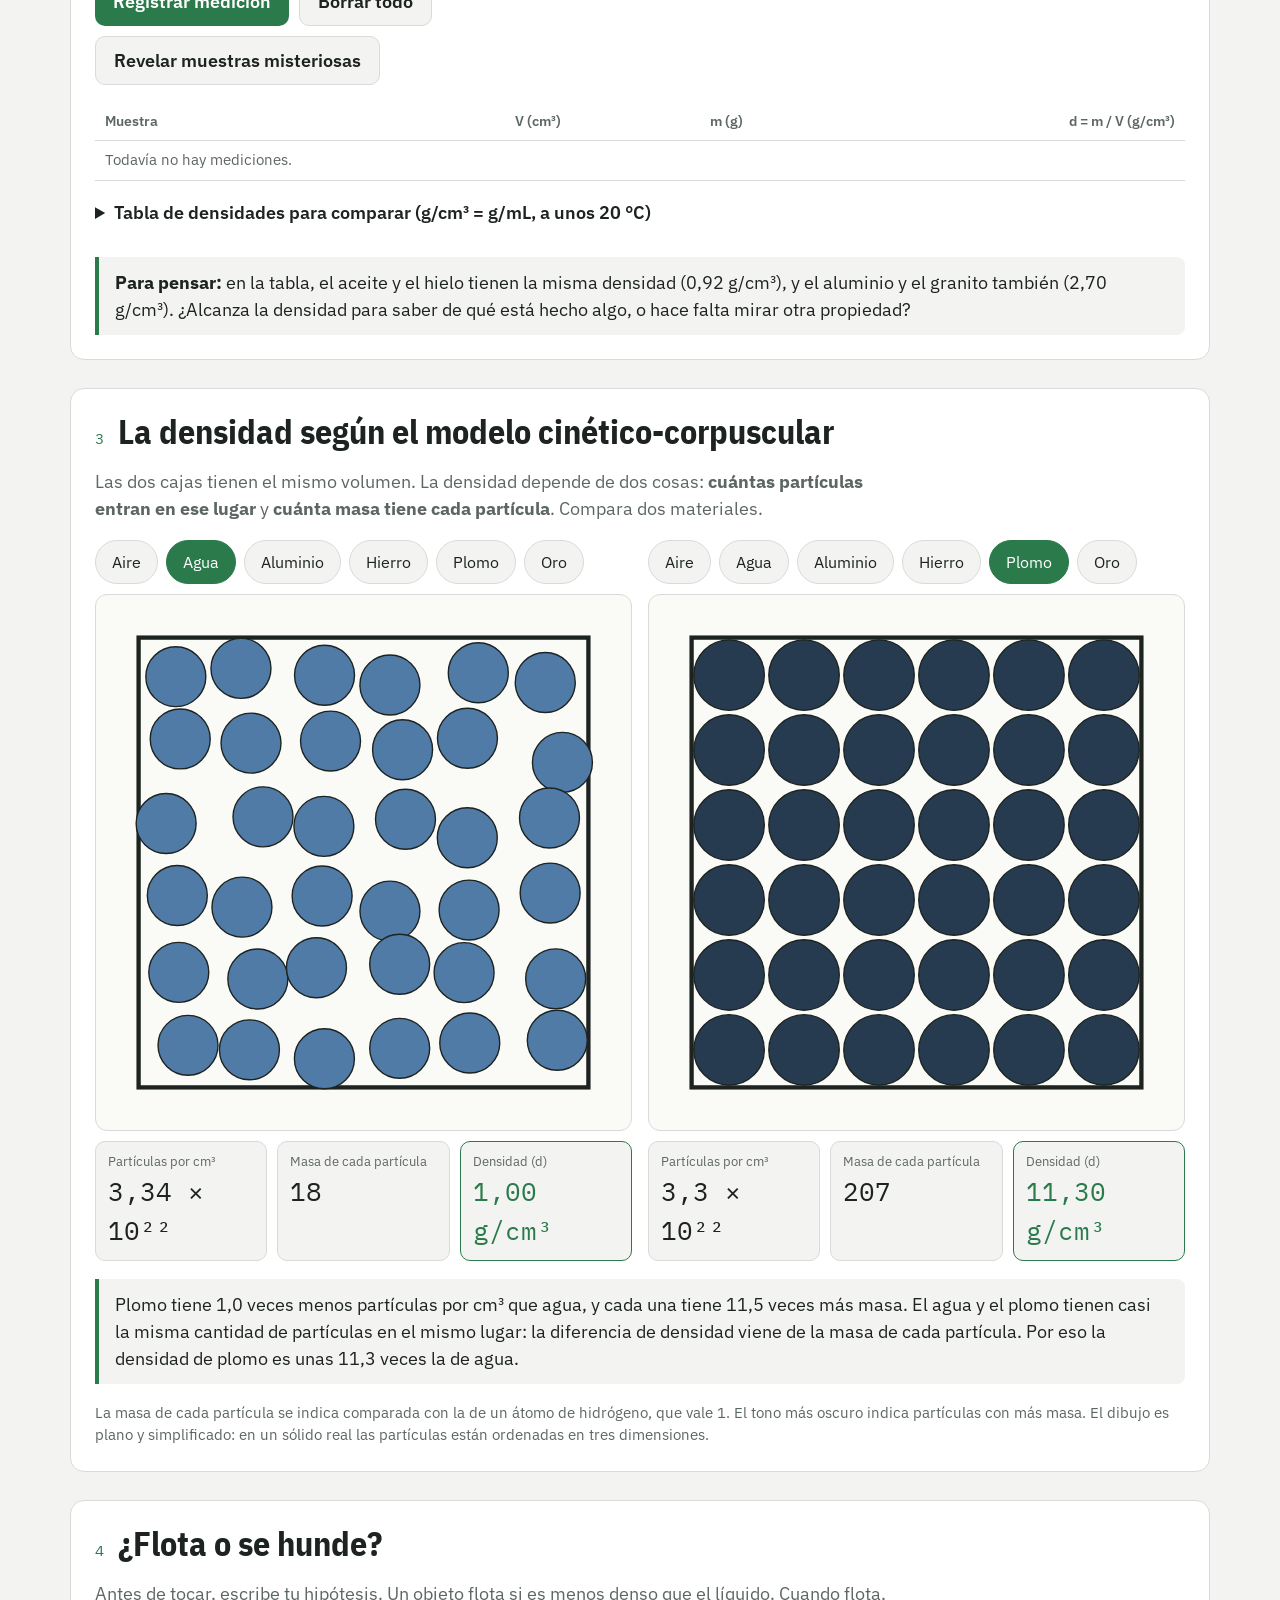
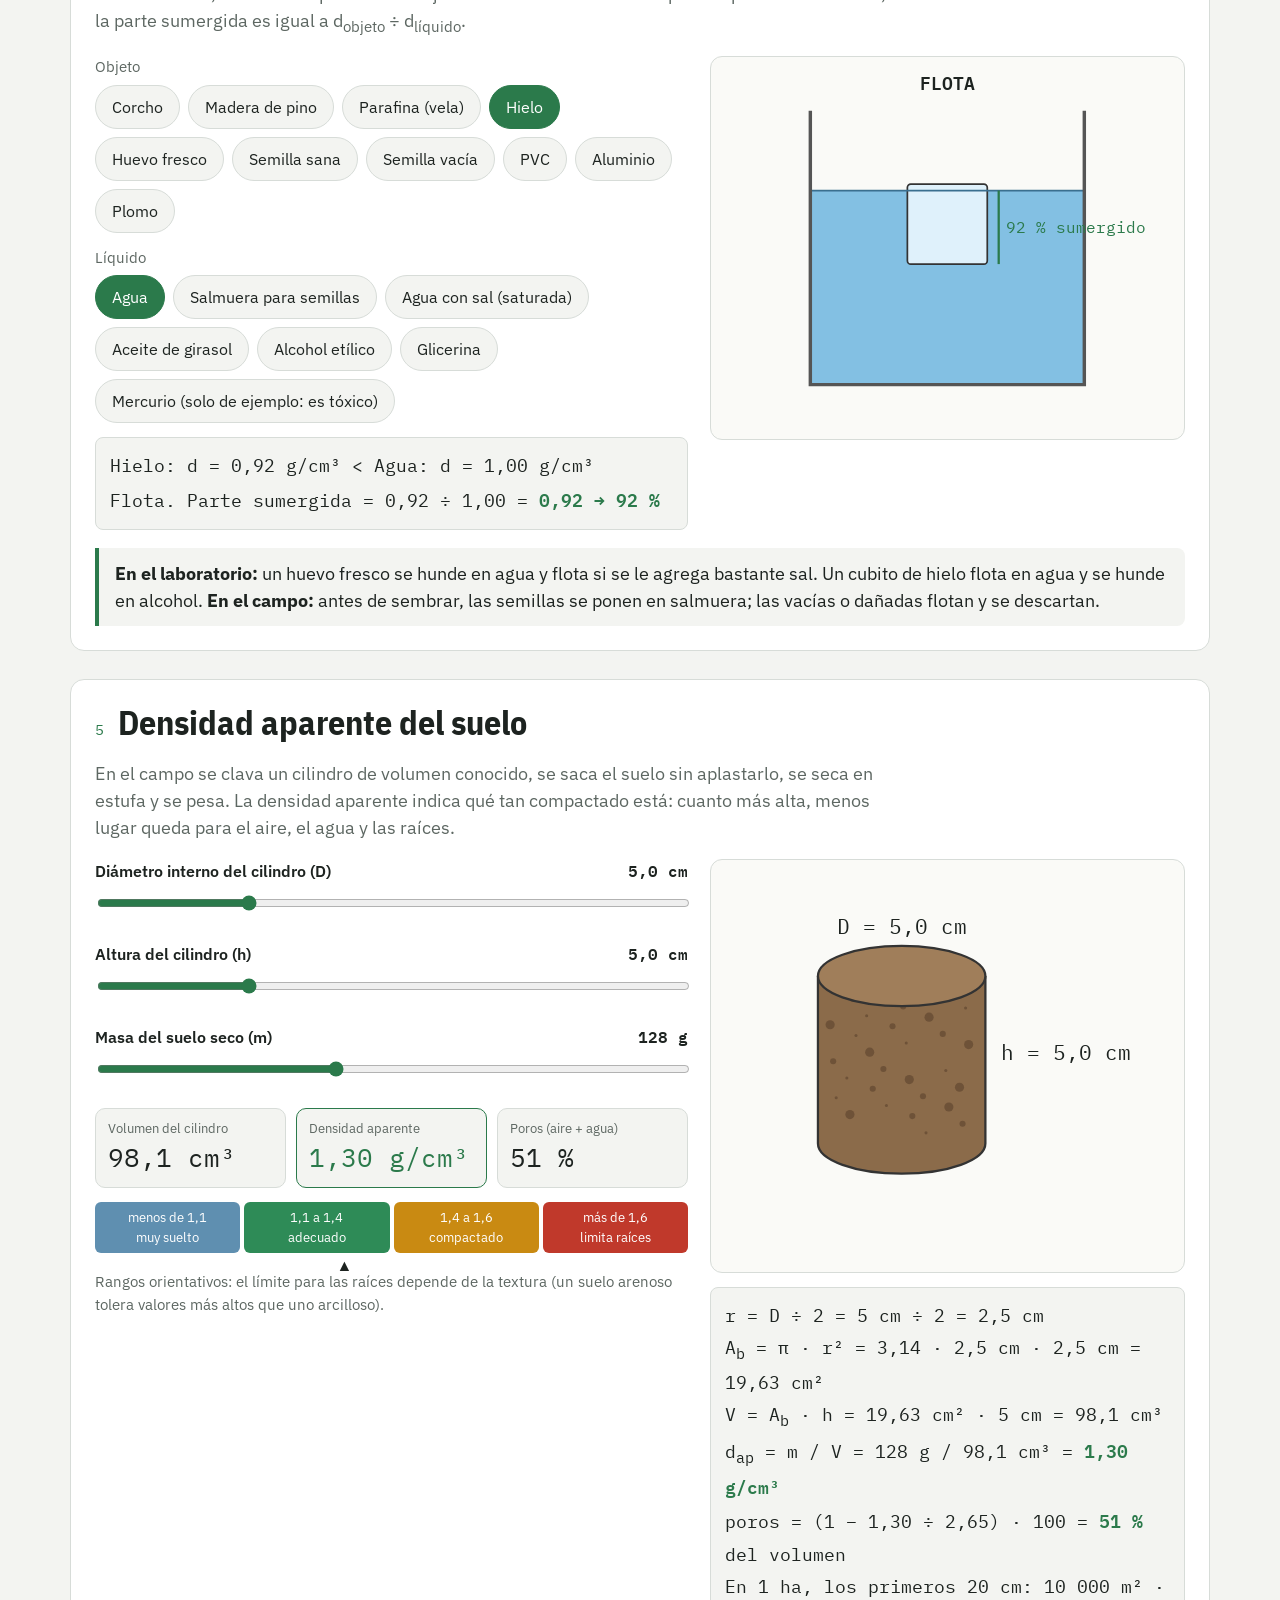
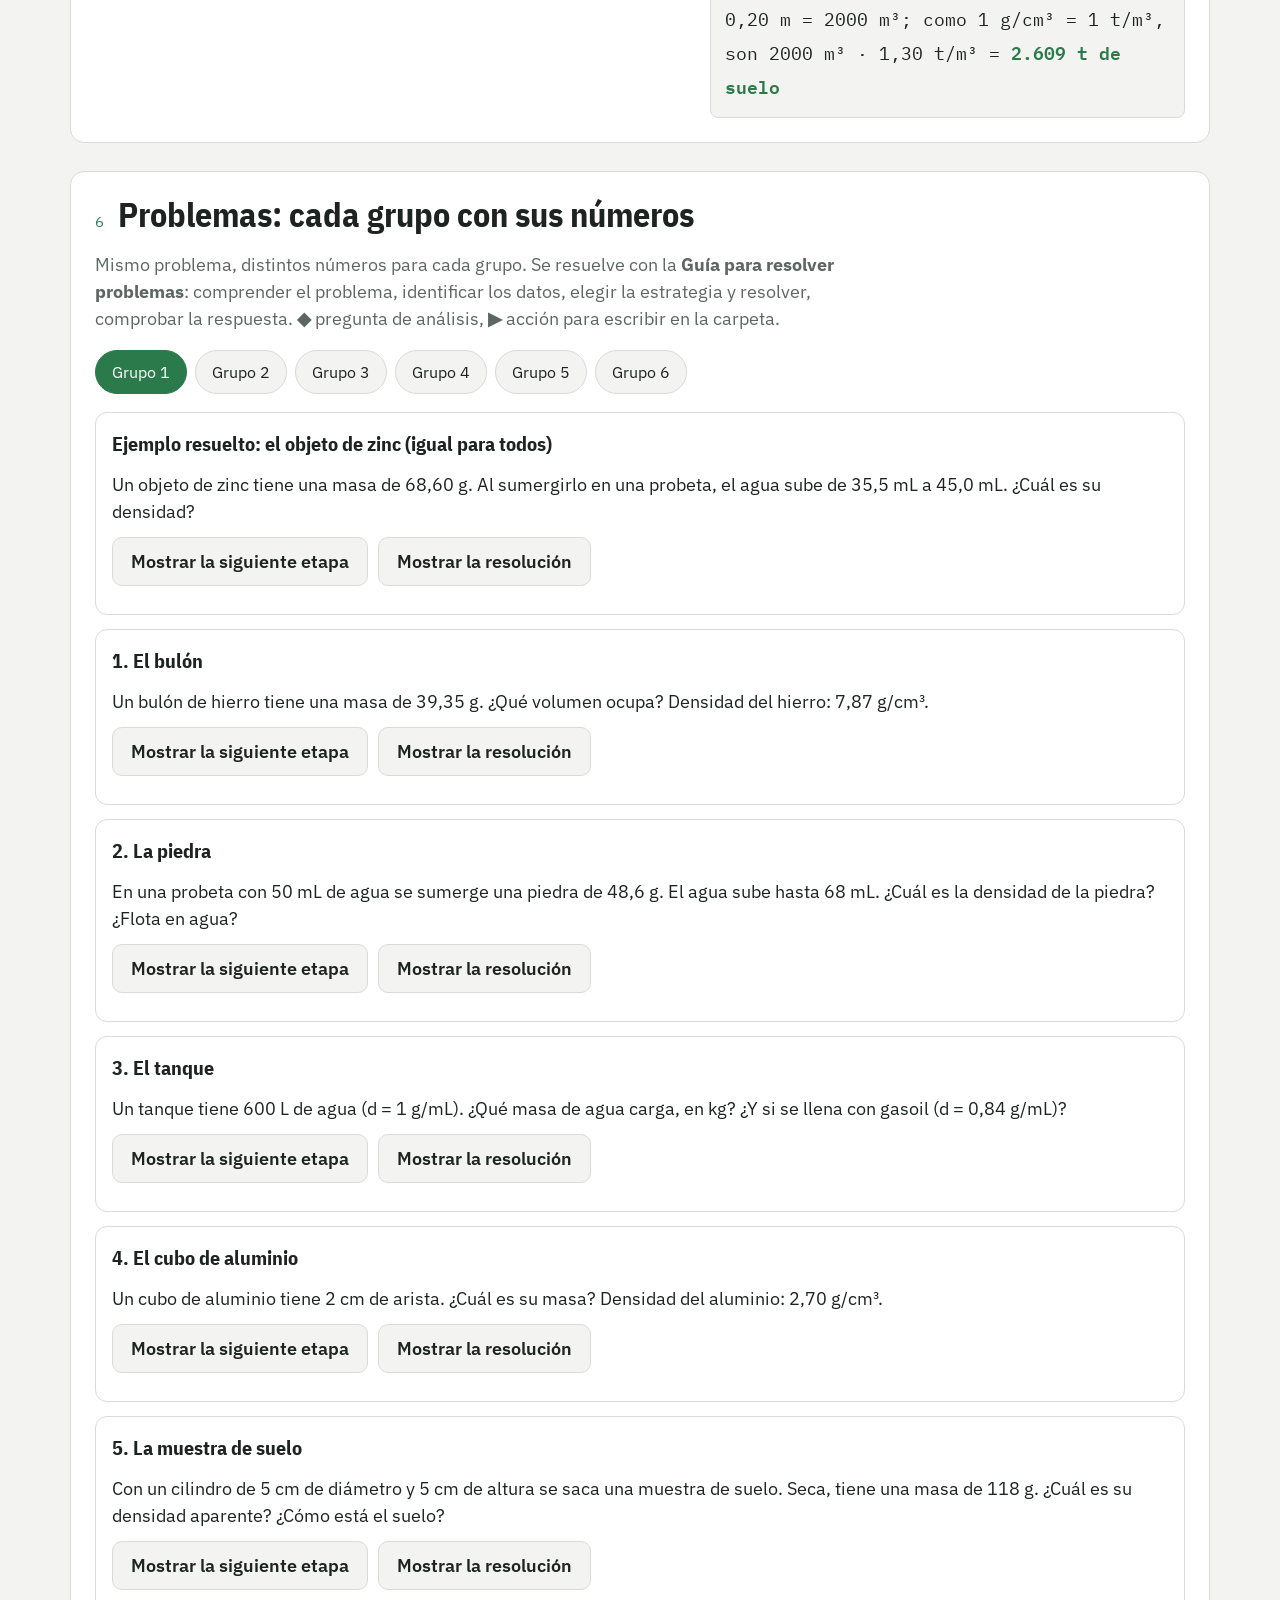
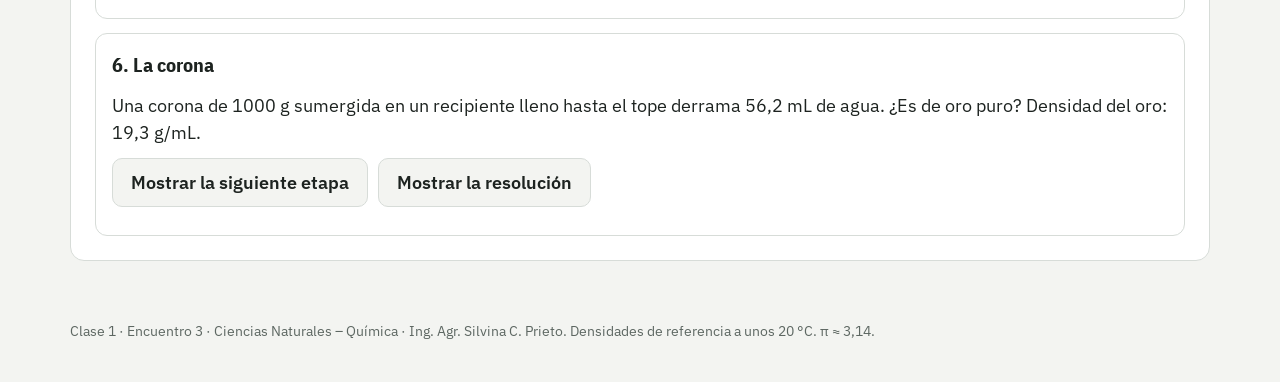
<file: clases/01-materia-medicion-densidad/simuladores/e3.html>
<!DOCTYPE html>
<html lang="es">
<head>
<meta charset="utf-8">
<meta name="viewport" content="width=device-width, initial-scale=1">
<title>Encuentro 3 – Densidad y resolución de problemas</title>
<link rel="preconnect" href="https://fonts.googleapis.com">
<link rel="preconnect" href="https://fonts.gstatic.com" crossorigin>
<link href="https://fonts.googleapis.com/css2?family=IBM+Plex+Mono:wght@400;600&family=IBM+Plex+Sans+Condensed:wght@500;700&family=IBM+Plex+Sans:wght@400;600&display=swap" rel="stylesheet">
<link rel="stylesheet" href="estilo.css">
<style>
.balanza .pantalla { font-size: 52px; }
.problema { border: 1px solid var(--line); border-radius: 12px; padding: 16px; display: grid; gap: 12px; }
.problema h3 { font-size: 20px; }
.etapa { border-radius: 10px; overflow: hidden; border: 1px solid var(--line); }
.etapa .cab { color: #fff; font-weight: 600; padding: 8px 12px; display: flex; gap: 10px; align-items: baseline; }
.etapa .cab .n { font-family: var(--font-mono); font-size: 20px; }
.etapa ul { margin: 0; padding: 10px 14px 10px 14px; list-style: none; display: grid; gap: 6px; background: var(--surface); }
.etapa li.p::before { content: "◆ "; color: var(--muted); }
.etapa li.a { font-weight: 600; }
.etapa li.a::before { content: "▶ "; }
.etapa .cuenta { font-family: var(--font-mono); font-weight: 400; }
.etapa li.eq .renglones { font-family: var(--font-mono); font-size: 18px; display: grid; gap: 4px; padding: 8px 14px; background: var(--bg); border-left: 3px solid var(--accent); border-radius: 0 6px 6px 0; width: fit-content; }
.etapa li.esq .esquema { max-width: 460px; background: #fafaf7; border: 1px dashed var(--line); border-radius: 8px; padding: 6px; }
.etapa li.esq svg { display: block; width: 100%; height: auto; }
.etapa li.esq svg text { font-family: var(--font-mono); }
.e1 .cab { background: #1f6fa8; } .e2 .cab { background: #217a4b; } .e3 .cab { background: #a65a1c; } .e4 .cab { background: #6a2fb5; }
.franjas { display: grid; grid-template-columns: repeat(4, 1fr); gap: 4px; font-size: 13px; text-align: center; }
.franjas div { padding: 6px 4px; border-radius: 6px; color: #fff; }
.aguja { position: relative; height: 18px; }
.aguja span { position: absolute; top: 0; transform: translateX(-50%); font-size: 16px; }
.cajas { display: grid; grid-template-columns: repeat(2, minmax(0, 1fr)); gap: 16px; }
@media (max-width: 700px) { .cajas { grid-template-columns: 1fr; } }
.caja-part { display: grid; gap: 10px; }
</style>
</head>
<body>
<header class="top">
  <div class="kicker">QUÍMICA · 1.ER AÑO · CLASE 1 · ENCUENTRO 3 DE 3</div>
  <h1>Densidad: ¿de qué está hecho?</h1>
  <p class="lead">La masa y el volumen dependen de cuánto material hay, pero su cociente no. Esa propiedad intensiva, la densidad (d = m / V), permite resolver el problema de la corona, reconocer materiales, predecir si algo flota y evaluar si un suelo está compactado.</p>
</header>

<nav class="secciones" aria-label="Secciones">
  <div class="fila">
    <a class="volver" href="index.html">← Clase 1</a>
    <a href="#corona">1 · La corona</a>
    <a href="#laboratorio">2 · Balanza y probeta</a>
    <a href="#particulas">3 · Las partículas</a>
    <a href="#flota">4 · ¿Flota o se hunde?</a>
    <a href="#suelo">5 · Densidad del suelo</a>
    <a href="#problemas">6 · Problemas por grupo</a>
    <button type="button" id="tema">Tema oscuro</button>
  </div>
</nav>

<main>

<!-- 1 · Corona -->
<section class="bloque" id="corona">
  <div class="titulo"><span class="num">1</span><h2>El problema de la corona, resuelto</h2></div>
  <p class="pregunta">El lingote y la corona tienen la misma masa. Cada uno se sumerge en un recipiente lleno hasta el tope y el agua que se derrama se recoge en una probeta. <strong>Hipótesis de Arquímedes:</strong> si la corona tiene plata, va a derramar más agua que el lingote. Mueve el porcentaje de plata y observa.</p>
  <div class="grid2">
    <div class="controles">
      <div class="control">
        <label for="corMasa">Masa de la corona y del lingote <output id="corMasaOut"></output></label>
        <input type="range" id="corMasa" min="500" max="1500" step="50" value="1000">
      </div>
      <div class="control">
        <label for="corPlata">Plata mezclada en la corona (en masa) <output id="corPlataOut"></output></label>
        <input type="range" id="corPlata" min="0" max="50" step="5" value="30">
      </div>
      <div class="tabla-wrap">
        <table>
          <thead><tr><th></th><th class="n">Masa (g)</th><th class="n">Agua derramada (mL)</th><th class="n">d = m / V (g/mL)</th></tr></thead>
          <tbody>
            <tr><td>Lingote de oro puro</td><td class="n" id="corML"></td><td class="n" id="corVL"></td><td class="n" id="corDL"></td></tr>
            <tr><td>Corona</td><td class="n" id="corMC"></td><td class="n" id="corVC"></td><td class="n" id="corDC"></td></tr>
          </tbody>
        </table>
      </div>
      <p class="idea" id="corConclusion"></p>
      <p class="nota">Para saber más: la historia de la bañera la contó el arquitecto romano Vitruvio unos 200 años después. Con una corona real la diferencia de agua es de pocos mililitros y cuesta medirla por derrame; Galileo propuso que Arquímedes usó una balanza sumergida en agua.</p>
    </div>
    <div class="dibujo" aria-hidden="true"><svg id="svgCorona" viewBox="0 0 440 330"></svg></div>
  </div>
</section>

<!-- 2 · Laboratorio -->
<section class="bloque" id="laboratorio">
  <div class="titulo"><span class="num">2</span><h2>Medir masa y volumen, y graficar</h2></div>
  <p class="pregunta">Elige una muestra, cambia su tamaño y registra varias mediciones. Si los puntos de un material quedan en una recta que pasa por el cero, el cociente m ÷ V es siempre el mismo: es su densidad.</p>
  <div class="grid2">
    <div class="controles">
      <div class="chips" id="chipsMuestra" role="group" aria-label="Muestra"></div>
      <div class="control">
        <label for="volMuestra">Volumen de la muestra (probeta) <output id="volMuestraOut"></output></label>
        <input type="range" id="volMuestra" min="2" max="100" step="1" value="20">
      </div>
      <div class="grid2 igual" style="gap:12px">
        <div class="instrumento balanza">
          <div class="rotulo"><span>BALANZA DE PRECISIÓN</span><span>0,01 g</span></div>
          <div class="pantalla"><span id="balanza">0,00</span> <small>g</small></div>
        </div>
        <div class="instrumento">
          <div class="rotulo"><span>PROBETA</span><span>1 mL</span></div>
          <div class="pantalla"><span id="probeta">0</span> <small>mL</small></div>
        </div>
      </div>
      <div class="fila-botones">
        <button type="button" class="boton" id="registrar">Registrar medición</button>
        <button type="button" class="boton sec" id="borrar">Borrar todo</button>
        <button type="button" class="boton sec" id="revelar">Revelar muestras misteriosas</button>
      </div>
    </div>
    <div class="dibujo"><svg id="grafico" viewBox="0 0 440 340" role="img" aria-label="Gráfico de masa en función del volumen"></svg></div>
  </div>
  <div class="tabla-wrap">
    <table>
      <thead><tr><th>Muestra</th><th class="n">V (cm³)</th><th class="n">m (g)</th><th class="n">d = m / V (g/cm³)</th></tr></thead>
      <tbody id="tablaMed"><tr><td colspan="4" class="nota">Todavía no hay mediciones.</td></tr></tbody>
    </table>
  </div>
  <details>
    <summary style="cursor:pointer;font-weight:600;min-height:40px">Tabla de densidades para comparar (g/cm³ = g/mL, a unos 20 °C)</summary>
    <div class="tabla-wrap"><table><tbody id="tablaRef"></tbody></table></div>
  </details>
  <p class="idea"><strong>Para pensar:</strong> en la tabla, el aceite y el hielo tienen la misma densidad (0,92 g/cm³), y el aluminio y el granito también (2,70 g/cm³). ¿Alcanza la densidad para saber de qué está hecho algo, o hace falta mirar otra propiedad?</p>
</section>

<!-- 3 · Partículas -->
<section class="bloque" id="particulas">
  <div class="titulo"><span class="num">3</span><h2>La densidad según el modelo cinético-corpuscular</h2></div>
  <p class="pregunta">Las dos cajas tienen el mismo volumen. La densidad depende de dos cosas: <strong>cuántas partículas entran en ese lugar</strong> y <strong>cuánta masa tiene cada partícula</strong>. Compara dos materiales.</p>
  <div class="cajas">
    <div class="caja-part">
      <div class="chips" id="chipsPartA" role="group" aria-label="Material de la caja izquierda"></div>
      <div class="dibujo" aria-hidden="true"><svg id="svgPartA" viewBox="0 0 300 300"></svg></div>
      <div class="lecturas" id="datosPartA"></div>
    </div>
    <div class="caja-part">
      <div class="chips" id="chipsPartB" role="group" aria-label="Material de la caja derecha"></div>
      <div class="dibujo" aria-hidden="true"><svg id="svgPartB" viewBox="0 0 300 300"></svg></div>
      <div class="lecturas" id="datosPartB"></div>
    </div>
  </div>
  <p class="idea" id="partComparacion"></p>
  <p class="nota">La masa de cada partícula se indica comparada con la de un átomo de hidrógeno, que vale 1. El tono más oscuro indica partículas con más masa. El dibujo es plano y simplificado: en un sólido real las partículas están ordenadas en tres dimensiones.</p>
</section>

<!-- 4 · Flota -->
<section class="bloque" id="flota">
  <div class="titulo"><span class="num">4</span><h2>¿Flota o se hunde?</h2></div>
  <p class="pregunta">Antes de tocar, escribe tu hipótesis. Un objeto flota si es menos denso que el líquido. Cuando flota, la parte sumergida es igual a d<sub>objeto</sub> ÷ d<sub>líquido</sub>.</p>
  <div class="grid2">
    <div class="controles">
      <div><div class="nota" style="margin-bottom:6px">Objeto</div><div class="chips" id="chipsObjF" role="group" aria-label="Objeto"></div></div>
      <div><div class="nota" style="margin-bottom:6px">Líquido</div><div class="chips" id="chipsLiqF" role="group" aria-label="Líquido"></div></div>
      <div class="formula" id="flotaFormula" aria-live="polite"></div>
    </div>
    <div class="dibujo" aria-hidden="true"><svg id="svgFlota" viewBox="0 0 400 320"></svg></div>
  </div>
  <p class="idea"><strong>En el laboratorio:</strong> un huevo fresco se hunde en agua y flota si se le agrega bastante sal. Un cubito de hielo flota en agua y se hunde en alcohol. <strong>En el campo:</strong> antes de sembrar, las semillas se ponen en salmuera; las vacías o dañadas flotan y se descartan.</p>
</section>

<!-- 5 · Suelo -->
<section class="bloque" id="suelo">
  <div class="titulo"><span class="num">5</span><h2>Densidad aparente del suelo</h2></div>
  <p class="pregunta">En el campo se clava un cilindro de volumen conocido, se saca el suelo sin aplastarlo, se seca en estufa y se pesa. La densidad aparente indica qué tan compactado está: cuanto más alta, menos lugar queda para el aire, el agua y las raíces.</p>
  <div class="grid2">
    <div class="controles">
      <div class="control"><label for="sDiam">Diámetro interno del cilindro (D) <output id="sDiamOut"></output></label><input type="range" id="sDiam" min="4" max="8" step="0.1" value="5"></div>
      <div class="control"><label for="sAlto">Altura del cilindro (h) <output id="sAltoOut"></output></label><input type="range" id="sAlto" min="4" max="8" step="0.1" value="5"></div>
      <div class="control"><label for="sMasa">Masa del suelo seco (m) <output id="sMasaOut"></output></label><input type="range" id="sMasa" min="80" max="200" step="1" value="128"></div>
      <div class="lecturas">
        <div class="lectura"><div class="k">Volumen del cilindro</div><div class="v" id="sVol"></div></div>
        <div class="lectura destacada"><div class="k">Densidad aparente</div><div class="v" id="sRho"></div></div>
        <div class="lectura"><div class="k">Poros (aire + agua)</div><div class="v" id="sPor"></div></div>
      </div>
      <div>
        <div class="franjas">
          <div style="background:#5f8fb0">menos de 1,1<br>muy suelto</div>
          <div style="background:#2e8b57">1,1 a 1,4<br>adecuado</div>
          <div style="background:#c98a12">1,4 a 1,6<br>compactado</div>
          <div style="background:#c0392b">más de 1,6<br>limita raíces</div>
        </div>
        <div class="aguja"><span id="sAguja">▲</span></div>
        <p class="nota">Rangos orientativos: el límite para las raíces depende de la textura (un suelo arenoso tolera valores más altos que uno arcilloso).</p>
      </div>
    </div>
    <div class="controles">
      <div class="dibujo" aria-hidden="true"><svg id="svgCil" viewBox="0 0 300 260"></svg></div>
      <div class="formula" id="sFormula"></div>
    </div>
  </div>
</section>

<!-- 6 · Problemas -->
<section class="bloque" id="problemas">
  <div class="titulo"><span class="num">6</span><h2>Problemas: cada grupo con sus números</h2></div>
  <p class="pregunta">Mismo problema, distintos números para cada grupo. Se resuelve con la <strong>Guía para resolver problemas</strong>: comprender el problema, identificar los datos, elegir la estrategia y resolver, comprobar la respuesta. <strong>◆</strong> pregunta de análisis, <strong>▶</strong> acción para escribir en la carpeta.</p>
  <div class="chips" id="chipsGrupo" role="group" aria-label="Grupo"></div>
  <div id="listaProblemas" class="controles"></div>
</section>

</main>
<footer>Clase 1 · Encuentro 3 · Ciencias Naturales – Química · Ing. Agr. Silvina C. Prieto. Densidades de referencia a unos 20 °C. π ≈ 3,14.</footer>

<script src="comun.js"></script>
<script>
botonTema($("#tema"));

/* ---------- 1 · Corona ---------- */
["corMasa", "corPlata"].forEach(id => $("#" + id).addEventListener("input", dibujarCorona));
function dibujarCorona() {
  const m = Number($("#corMasa").value), p = Number($("#corPlata").value) / 100;
  const VL = m / MATERIALES.oro.d;
  const VC = m * (1 - p) / MATERIALES.oro.d + m * p / MATERIALES.plata.d;
  const dC = m / VC;
  $("#corMasaOut").textContent = `${m} g`;
  $("#corPlataOut").textContent = `${Math.round(p * 100)} %`;
  $("#corML").textContent = fmt(m, 0); $("#corMC").textContent = fmt(m, 0);
  $("#corVL").textContent = fmt(VL, 1); $("#corVC").textContent = fmt(VC, 1);
  $("#corDL").textContent = fmt(m / VL, 1); $("#corDC").textContent = fmt(dC, 1);
  $("#corConclusion").innerHTML = p === 0
    ? `Con 0 % de plata, la corona derrama lo mismo que el lingote: <strong>es de oro puro</strong> y su densidad es la del oro, 19,3 g/mL.`
    : `La corona derrama <strong>${fmt(VC - VL, 1)} mL más</strong> que el lingote. Misma masa, mayor volumen: su densidad (${fmt(dC, 1)} g/mL) es menor que la del oro (19,3 g/mL). <strong>La corona no es de oro puro.</strong>`;
  // Dibujo: dos recipientes llenos al tope y dos probetas de 100 mL con el agua derramada
  let s = "";
  const recip = (x, label, color, forma) => {
    let r = `<rect x="${x}" y="60" width="120" height="130" fill="#6fb7e0" opacity=".75"/>`;
    r += forma === "lingote"
      ? `<rect x="${x + 30}" y="150" width="60" height="28" fill="${color}" stroke="#8a6d16" stroke-width="1.5"/>`
      : `<path d="M${x + 28} 178 L${x + 28} 146 L${x + 42} 160 L${x + 60} 136 L${x + 78} 160 L${x + 92} 146 L${x + 92} 178 Z" fill="${color}" stroke="#8a6d16" stroke-width="1.5"/>`;
    r += `<path d="M${x} 55 V190 H${x + 120} V55" fill="none" stroke="#555" stroke-width="3"/>`;
    r += `<path d="M${x + 120} 58 q10 4 10 30" fill="none" stroke="#6fb7e0" stroke-width="4"/>`;
    r += `<text x="${x + 60}" y="40" text-anchor="middle" font-size="15" fill="#1d2320" font-weight="600">${label}</text>`;
    return r;
  };
  const probeta = (x, V) => {
    const top = 215, bot = 315, alto = bot - top, w = 28;
    const y = bot - alto * V / 100;
    let r = `<rect x="${x}" y="${y}" width="${w}" height="${bot - y}" fill="#6fb7e0" opacity=".75"/>`;
    r += `<path d="M${x} ${top} V${bot} H${x + w} V${top}" fill="none" stroke="#555" stroke-width="2"/>`;
    for (let k = 0; k <= 100; k += 10) { const yy = bot - alto * k / 100; r += `<line x1="${x + w}" x2="${x + w - (k % 50 === 0 ? 12 : 6)}" y1="${yy}" y2="${yy}" stroke="#333"/>`; if (k % 50 === 0) r += `<text x="${x + w + 4}" y="${yy + 4}" font-size="11" fill="#333">${k}</text>`; }
    r += `<text x="${x + w + 40}" y="${y + 5}" font-size="14" fill="#1d2320">${fmt(V, 1)} mL</text>`;
    return r;
  };
  s += recip(20, "Lingote de oro", "#e2b93b", "lingote");
  s += recip(240, "Corona", p > 0 ? "#e6cd7a" : "#e2b93b", "corona");
  s += probeta(56, VL) + probeta(276, Math.min(100, VC));
  $("#svgCorona").innerHTML = s;
}
dibujarCorona();

/* ---------- 2 · Laboratorio ---------- */
const MUESTRAS = {
  agua: MATERIALES.agua, aceite: MATERIALES.aceite, alcohol: MATERIALES.alcohol,
  aluminio: MATERIALES.aluminio, zinc: MATERIALES.zinc, hierro: MATERIALES.hierro, pino: MATERIALES.pino,
  A: { nombre: "Muestra A", real: "aluminio", misterio: true },
  B: { nombre: "Muestra B", real: "laton", misterio: true },
  C: { nombre: "Muestra C", real: "pvc", misterio: true }
};
Object.values(MUESTRAS).forEach(mu => { if (mu.misterio) mu.d = MATERIALES[mu.real].d; });
const COLORES_GRAF = { agua: "#1f77b4", aceite: "#c9a227", alcohol: "#7f8c8d", aluminio: "#5d6d7e", zinc: "#16a085", hierro: "#2c3e50", pino: "#a0522d", A: "#e07a5f", B: "#8e6bbf", C: "#3d9a8b" };
let muestra = "agua", mediciones = [], revelado = false;
grupoChips($("#chipsMuestra"), Object.entries(MUESTRAS).map(([k, mu]) => ({ texto: mu.nombre, valor: k })), muestra, v => { muestra = v; leer(); });
$("#volMuestra").addEventListener("input", leer);
$("#registrar").addEventListener("click", () => {
  const V = Number($("#volMuestra").value);
  mediciones.push({ k: muestra, V, m: Math.round(MUESTRAS[muestra].d * V * 100) / 100 });
  dibujarTabla(); dibujarGrafico();
});
$("#borrar").addEventListener("click", () => { mediciones = []; dibujarTabla(); dibujarGrafico(); });
$("#revelar").addEventListener("click", () => { revelado = !revelado; $("#revelar").textContent = revelado ? "Ocultar muestras misteriosas" : "Revelar muestras misteriosas"; dibujarTabla(); });
function leer() {
  const V = Number($("#volMuestra").value);
  $("#volMuestraOut").textContent = `${V} cm³`;
  $("#probeta").textContent = V;
  $("#balanza").textContent = fmt(MUESTRAS[muestra].d * V, 2);
}
const nombreMuestra = k => { const mu = MUESTRAS[k]; return mu.misterio && revelado ? `${mu.nombre} = ${MATERIALES[mu.real].nombre}` : mu.nombre; };
function dibujarTabla() {
  const tb = $("#tablaMed");
  if (!mediciones.length) { tb.innerHTML = `<tr><td colspan="4" class="nota">Todavía no hay mediciones.</td></tr>`; return; }
  tb.innerHTML = mediciones.map(x => `<tr><td><span style="color:${COLORES_GRAF[x.k]}">●</span> ${nombreMuestra(x.k)}</td><td class="n">${x.V}</td><td class="n">${fmt(x.m, 2)}</td><td class="n">${fmt(x.m / x.V, 2)}</td></tr>`).join("");
}
function dibujarGrafico() {
  const W = 440, H = 340, mx = 60, my = 20, ancho = W - mx - 20, alto = H - my - 50, Vmax = 100;
  const mMax = Math.max(100, ...mediciones.map(x => x.m));
  const escM = [100, 200, 400, 800, 1000].find(t => t >= mMax) || Math.ceil(mMax / 100) * 100;
  const X = v => mx + ancho * v / Vmax, Y = m => my + alto - alto * m / escM;
  let h = "";
  for (let v = 0; v <= Vmax; v += 20) h += `<line x1="${X(v)}" x2="${X(v)}" y1="${my}" y2="${my + alto}" stroke="#e1e4e0"/><text x="${X(v)}" y="${my + alto + 18}" text-anchor="middle" font-size="12" fill="#5d6762">${v}</text>`;
  for (let k = 0; k <= 5; k++) { const m = escM * k / 5; h += `<line x1="${mx}" x2="${mx + ancho}" y1="${Y(m)}" y2="${Y(m)}" stroke="#e1e4e0"/><text x="${mx - 6}" y="${Y(m) + 4}" text-anchor="end" font-size="12" fill="#5d6762">${fmtLibre(m, 0)}</text>`; }
  h += `<line x1="${mx}" x2="${mx + ancho}" y1="${my + alto}" y2="${my + alto}" stroke="#1d2320" stroke-width="1.5"/><line x1="${mx}" x2="${mx}" y1="${my}" y2="${my + alto}" stroke="#1d2320" stroke-width="1.5"/>`;
  h += `<text x="${mx + ancho / 2}" y="${H - 8}" text-anchor="middle" font-size="13" fill="#1d2320">volumen, V (cm³)</text>`;
  h += `<text x="16" y="${my + alto / 2}" text-anchor="middle" font-size="13" fill="#1d2320" transform="rotate(-90 16 ${my + alto / 2})">masa, m (g)</text>`;
  const porMuestra = {};
  mediciones.forEach(x => (porMuestra[x.k] = porMuestra[x.k] || []).push(x));
  Object.entries(porMuestra).forEach(([k, pts]) => {
    if (pts.length >= 2) {
      const d = pts.reduce((s, x) => s + x.m / x.V, 0) / pts.length;
      const vFin = Math.min(Vmax, escM / d);
      h += `<line x1="${X(0)}" y1="${Y(0)}" x2="${X(vFin)}" y2="${Y(d * vFin)}" stroke="${COLORES_GRAF[k]}" stroke-width="2" stroke-dasharray="6 4"/>`;
      h += `<text x="${X(vFin) - 4}" y="${Y(d * vFin) - 6}" text-anchor="end" font-size="12" fill="${COLORES_GRAF[k]}">d = ${fmt(d, 2)} g/cm³</text>`;
    }
    pts.forEach(x => h += `<circle cx="${X(x.V)}" cy="${Y(x.m)}" r="5.5" fill="${COLORES_GRAF[k]}" stroke="#fff" stroke-width="1.5"/>`);
  });
  if (!mediciones.length) h += `<text x="${mx + ancho / 2}" y="${my + alto / 2}" text-anchor="middle" font-size="15" fill="#5d6762">Registra mediciones para ver los puntos</text>`;
  $("#grafico").innerHTML = h;
}
$("#tablaRef").innerHTML = Object.entries(MATERIALES).filter(([k]) => !["salmuera"].includes(k)).map(([, mt]) => mt).sort((a, b) => a.d - b.d)
  .map(mt => `<tr><td>${mt.nombre}</td><td class="n">${fmtLibre(mt.d, 4)}</td><td class="nota">${mt.estado}</td></tr>`).join("");
leer(); dibujarTabla(); dibujarGrafico();

/* ---------- 3 · Partículas ---------- */
// n: partículas por cm³ (en unidades de 10²² ); mp: masa de cada partícula comparada con la del hidrógeno.
// d ≈ n · mp / 60,2. Los valores reproducen las densidades de la tabla.
const PART = {
  aire: { nombre: "Aire", n: 0.0025, mp: 29, estado: "gas" },
  agua: { nombre: "Agua", n: 3.34, mp: 18, estado: "líquido" },
  aluminio: { nombre: "Aluminio", n: 6.03, mp: 27, estado: "sólido" },
  hierro: { nombre: "Hierro", n: 8.49, mp: 56, estado: "sólido" },
  plomo: { nombre: "Plomo", n: 3.30, mp: 207, estado: "sólido" },
  oro: { nombre: "Oro", n: 5.90, mp: 197, estado: "sólido" }
};
let partA = "agua", partB = "plomo";
grupoChips($("#chipsPartA"), Object.entries(PART).map(([k, p]) => ({ texto: p.nombre, valor: k })), partA, v => { partA = v; dibujarParticulas(); });
grupoChips($("#chipsPartB"), Object.entries(PART).map(([k, p]) => ({ texto: p.nombre, valor: k })), partB, v => { partB = v; dibujarParticulas(); });
function cajaParticulas(k) {
  const p = PART[k], L = 260, x0 = 20, y0 = 20;
  const porFila = p.estado === "gas" ? 6 : Math.round(6 * Math.cbrt(p.n / 3.34));
  const celda = L / porFila;
  const oscuro = Math.min(1, Math.log(p.mp) / Math.log(210));
  const tono = `hsl(210, 35%, ${78 - 55 * oscuro}%)`;
  let s = `<rect x="${x0}" y="${y0}" width="${L}" height="${L}" fill="#fafaf7" stroke="#1d2320" stroke-width="2.5"/>`;
  if (p.estado === "gas") {
    s += `<circle cx="${x0 + L * 0.62}" cy="${y0 + L * 0.35}" r="${celda * 0.42}" fill="${tono}" stroke="#1d2320"/>`;
  } else {
    let semilla = 7;
    const azar = () => { semilla = (semilla * 9301 + 49297) % 233280; return semilla / 233280; };
    for (let i = 0; i < porFila; i++) for (let j = 0; j < porFila; j++) {
      let cx = x0 + celda * (j + 0.5), cy = y0 + celda * (i + 0.5), r = celda * 0.47;
      if (p.estado === "líquido") { cx += (azar() - 0.5) * celda * 0.35; cy += (azar() - 0.5) * celda * 0.35; r = celda * 0.4; }
      s += `<circle cx="${cx}" cy="${cy}" r="${r}" fill="${tono}" stroke="#1d2320" stroke-width=".8"/>`;
    }
  }
  return { svg: s, porFila };
}
function dibujarParticulas() {
  [["A", partA], ["B", partB]].forEach(([lado, k]) => {
    const p = PART[k], { svg, porFila } = cajaParticulas(k);
    $(`#svgPart${lado}`).innerHTML = svg;
    const d = MATERIALES[k].d; // valor de la tabla; n · mp / 60,2 da casi lo mismo
    $(`#datosPart${lado}`).innerHTML =
      `<div class="lectura"><div class="k">Partículas por cm³</div><div class="v">${p.estado === "gas" ? "muy pocas" : fmtLibre(p.n, 2) + " × 10²²"}</div></div>
       <div class="lectura"><div class="k">Masa de cada partícula</div><div class="v">${p.mp}</div></div>
       <div class="lectura destacada"><div class="k">Densidad (d)</div><div class="v">${d < 0.01 ? fmtLibre(d, 4) : fmt(d, 2)} g/cm³</div></div>`;
  });
  const a = PART[partA], b = PART[partB];
  let txt = "";
  if (partA === partB) txt = "Es el mismo material: misma cantidad de partículas y misma masa de cada una.";
  else if (a.estado === "gas" || b.estado === "gas") txt = `En un gas las partículas están muy separadas: en el mismo lugar entran unas mil veces menos que en un líquido o un sólido. Por eso su densidad es tan baja. (En el dibujo hay una sola partícula de aire; para que sea justo, por cada una tendría que haber unas 1300 de agua.)`;
  else {
    const rn = b.n / a.n, rm = b.mp / a.mp;
    txt = `${b.nombre} tiene ${rn >= 1 ? fmt(rn, 1) + " veces más" : fmt(1 / rn, 1) + " veces menos"} partículas por cm³ que ${a.nombre.toLowerCase()}, y cada una tiene ${rm >= 1 ? fmt(rm, 1) + " veces más" : fmt(1 / rm, 1) + " veces menos"} masa. ` +
      (partA === "agua" && partB === "plomo" || partA === "plomo" && partB === "agua" ? "El agua y el plomo tienen casi la misma cantidad de partículas en el mismo lugar: la diferencia de densidad viene de la masa de cada partícula. " : "") +
      `Por eso la densidad de ${b.nombre.toLowerCase()} es unas ${fmt(MATERIALES[partB].d / MATERIALES[partA].d, 1)} veces la de ${a.nombre.toLowerCase()}.`;
  }
  $("#partComparacion").textContent = txt;
}
dibujarParticulas();

/* ---------- 4 · Flota ---------- */
const OBJ_F = {
  corcho: MATERIALES.corcho, pino: MATERIALES.pino, parafina: MATERIALES.parafina, hielo: MATERIALES.hielo,
  huevo: { nombre: "Huevo fresco", d: 1.07, color: "#f1e3c8" },
  semLlena: { nombre: "Semilla sana", d: 1.15, color: "#c9a25a" },
  semVana: { nombre: "Semilla vacía", d: 0.70, color: "#e3cf9e" },
  pvc: MATERIALES.pvc, aluminio: MATERIALES.aluminio, plomo: MATERIALES.plomo
};
const LIQ_F = { agua: MATERIALES.agua, salmuera: MATERIALES.salmuera, aguaSal: MATERIALES.aguaSal, aceite: MATERIALES.aceite, alcohol: MATERIALES.alcohol, glicerina: MATERIALES.glicerina, mercurio: MATERIALES.mercurio };
let objF = "hielo", liqF = "agua";
grupoChips($("#chipsObjF"), Object.entries(OBJ_F).map(([k, o]) => ({ texto: o.nombre, valor: k })), objF, v => { objF = v; dibujarFlota(); });
grupoChips($("#chipsLiqF"), Object.entries(LIQ_F).map(([k, l]) => ({ texto: l.nombre, valor: k })), liqF, v => { liqF = v; dibujarFlota(); });
function dibujarFlota() {
  const o = OBJ_F[objF], l = LIQ_F[liqF];
  const frac = o.d / l.d, flota = frac < 1;
  const x0 = 80, y0 = 40, w = 240, h = 240, sup = y0 + 70, t = 70;
  let s = `<rect x="${x0}" y="${sup}" width="${w}" height="${y0 + h - sup}" fill="${l.color}" opacity=".85"/>`;
  const oy = flota ? sup - t * (1 - frac) : y0 + h - t - 3, ox = x0 + w / 2 - t / 2;
  if (objF === "huevo") s += `<ellipse cx="${ox + t / 2}" cy="${oy + t / 2}" rx="${t / 2.6}" ry="${t / 2}" fill="${o.color}" stroke="#333" stroke-width="1.5"/>`;
  else if (objF.startsWith("sem")) s += `<ellipse cx="${ox + t / 2}" cy="${oy + t / 2}" rx="${t / 2}" ry="${t / 2.8}" fill="${o.color}" stroke="#333" stroke-width="1.5"/>`;
  else s += `<rect x="${ox}" y="${oy}" width="${t}" height="${t}" rx="3" fill="${o.color}" stroke="#333" stroke-width="1.5"/>`;
  s += `<line x1="${x0}" x2="${x0 + w}" y1="${sup}" y2="${sup}" stroke="#3a6f8f" stroke-width="1.5"/>`;
  s += `<path d="M${x0} ${y0} V${y0 + h} H${x0 + w} V${y0}" fill="none" stroke="#555" stroke-width="3"/>`;
  if (flota) {
    s += `<line x1="${ox + t + 10}" x2="${ox + t + 10}" y1="${sup}" y2="${oy + t}" stroke="#2b7a4b" stroke-width="2"/>`;
    s += `<text x="${ox + t + 16}" y="${(sup + oy + t) / 2 + 5}" font-size="14" fill="#2b7a4b">${fmt(frac * 100, 0)} % sumergido</text>`;
  }
  s += `<text x="200" y="22" text-anchor="middle" font-size="16" fill="#1d2320" font-weight="600">${flota ? "FLOTA" : "SE HUNDE"}</text>`;
  $("#svgFlota").innerHTML = s;
  $("#flotaFormula").innerHTML = `${o.nombre}: d = ${fmt(o.d, 2)} g/cm³ ${flota ? "<" : ">"} ${l.nombre}: d = ${fmt(l.d, 2)} g/cm³<br>` +
    (flota ? `Flota. Parte sumergida = ${fmt(o.d, 2)} ÷ ${fmt(l.d, 2)} = <span class="res">${fmt(frac, 2)} → ${fmt(frac * 100, 0)} %</span>`
           : `<span class="res">Se hunde</span>: el objeto es más denso que el líquido.`) +
    (objF === "plomo" && liqF !== "mercurio" ? `<br>¿Qué densidad debería tener un líquido para que el plomo flote? Prueba con el mercurio.` : "");
}
dibujarFlota();

/* ---------- 5 · Suelo ---------- */
const D_PARTICULAS = 2.65; // densidad de las partículas minerales del suelo, g/cm³
["sDiam", "sAlto", "sMasa"].forEach(id => $("#" + id).addEventListener("input", calcularSuelo));
function calcularSuelo() {
  const D = Number($("#sDiam").value), h = Number($("#sAlto").value), m = Number($("#sMasa").value);
  const r = D / 2, Ab = PI * r * r, V = Ab * h, d = m / V, por = (1 - d / D_PARTICULAS) * 100;
  $("#sDiamOut").textContent = `${fmt(D, 1)} cm`; $("#sAltoOut").textContent = `${fmt(h, 1)} cm`; $("#sMasaOut").textContent = `${m} g`;
  $("#sVol").textContent = `${fmt(V, 1)} cm³`;
  $("#sRho").textContent = `${fmt(d, 2)} g/cm³`;
  $("#sPor").textContent = `${fmt(por, 0)} %`;
  const tramos = [[0.8, 1.1], [1.1, 1.4], [1.4, 1.6], [1.6, 2.0]];
  let pos = 0;
  for (let i = 0; i < 4; i++) { const [a, b] = tramos[i]; if (d <= b || i === 3) { pos = (i + Math.max(0, Math.min(1, (d - a) / (b - a)))) / 4; break; } }
  $("#sAguja").style.left = `${pos * 100}%`;
  const masaHa = 10000 * 0.2 * d;
  $("#sFormula").innerHTML =
    `r = D ÷ 2 = ${fmtLibre(D, 1)} cm ÷ 2 = ${fmtLibre(r, 2)} cm<br>` +
    `A<sub>b</sub> = π · r² = 3,14 · ${fmtLibre(r, 2)} cm · ${fmtLibre(r, 2)} cm = ${fmt(Ab, 2)} cm²<br>` +
    `V = A<sub>b</sub> · h = ${fmt(Ab, 2)} cm² · ${fmtLibre(h, 1)} cm = ${fmt(V, 1)} cm³<br>` +
    `d<sub>ap</sub> = m / V = ${m} g / ${fmt(V, 1)} cm³ = <span class="res">${fmt(d, 2)} g/cm³</span><br>` +
    `poros = (1 − ${fmt(d, 2)} ÷ ${fmt(D_PARTICULAS, 2)}) · 100 = <span class="res">${fmt(por, 0)} %</span> del volumen<br>` +
    `En 1 ha, los primeros 20 cm: 10 000 m² · 0,20 m = 2000 m³; como 1 g/cm³ = 1 t/m³, son 2000 m³ · ${fmt(d, 2)} t/m³ = <span class="res">${fmtLibre(Math.round(masaHa), 0)} t de suelo</span>`;
  const esc = 22, DD = D * esc, H = h * esc, e = DD * 0.18, cx = 120, y0 = 30 + (192 - H) / 2;
  let s = `<path d="M${cx - DD / 2} ${y0} V${y0 + H} A${DD / 2} ${e} 0 0 0 ${cx + DD / 2} ${y0 + H} V${y0}" fill="#8b6b4a" stroke="#333" stroke-width="1.5"/>`;
  for (let k = 0; k < 30; k++) { const px = cx - DD / 2 + 6 + ((k * 37) % (DD - 12)), py = y0 + 8 + ((k * 53) % (H - 10)); s += `<circle cx="${px}" cy="${py}" r="${1 + (k % 3)}" fill="#6e5238"/>`; }
  s += `<ellipse cx="${cx}" cy="${y0}" rx="${DD / 2}" ry="${e}" fill="#a07e5a" stroke="#333" stroke-width="1.5"/>`;
  s += `<text x="${cx}" y="${y0 - e - 8}" text-anchor="middle" font-size="14" fill="#1d2320">D = ${fmt(D, 1)} cm</text>`;
  s += `<text x="${cx + DD / 2 + 10}" y="${y0 + H / 2}" font-size="14" fill="#1d2320">h = ${fmt(h, 1)} cm</text>`;
  $("#svgCil").innerHTML = s;
}
calcularSuelo();

/* ---------- 6 · Problemas con la Guía para resolver problemas ---------- */
// Criterios de la docente: el despeje se escribe renglón por renglón, uno abajo del otro;
// primero se opera con las ecuaciones y recién al final se reemplazan los datos.
// Cada problema lleva un esquema con los datos, como se pide en clase.
const G = {
  bulon: [39.35, 47.22, 55.09, 62.96, 70.83, 78.70],   // g de hierro → 5 a 10 cm³
  piedraSube: [18, 20, 22, 24, 26, 30],                // mL que sube el agua
  tanque: [600, 800, 1000, 1500, 2000, 3000],          // L
  cuboArista: [2, 2.5, 3, 3.5, 4, 5],                  // cm, aluminio
  sueloMasa: [118, 128, 137, 147, 157, 167],           // g, cilindro de D = 5 cm y h = 5 cm
  coronaPlata: [10, 15, 20, 25, 30, 35]                // % de plata en una corona de 1000 g
};
let grupo = 1;
grupoChips($("#chipsGrupo"), [1, 2, 3, 4, 5, 6].map(g => ({ texto: `Grupo ${g}`, valor: g })), grupo, v => { grupo = v; armarProblemas(); });
const P = t => ({ t: "p", x: t }), A = t => ({ t: "a", x: t });
const EQ = (...renglones) => ({ t: "eq", x: renglones });      // despeje: un renglón debajo del otro
const ESQ = svg => ({ t: "esq", x: svg });

/* Esquemas (dibujos simples con los datos del problema) */
const T = (x, y, txt, op = "") => `<text x="${x}" y="${y}" font-size="14" fill="#1d2320" ${op}>${txt}</text>`;
const TI = (x, y, txt) => T(x, y, txt, 'fill="#c0392b" font-weight="600"');
function esqProbetas(vi, vf, objeto, masaTxt, incog) {
  const vaso = (x, nivel, conObj) => {
    const top = 30, bot = 190, w = 54, y = bot - (bot - top) * nivel / 100;
    let s = `<rect x="${x}" y="${y}" width="${w}" height="${bot - y}" fill="#6fb7e0" opacity=".75"/>`;
    if (conObj) s += objeto === "piedra"
      ? `<path d="M${x + 12} ${bot - 4} q4 -22 18 -20 q16 0 14 20 z" fill="#9a8f86" stroke="#333"/>`
      : objeto === "bulon"
      ? `<rect x="${x + 20}" y="${bot - 46}" width="14" height="42" fill="#6f7478" stroke="#333"/><rect x="${x + 14}" y="${bot - 52}" width="26" height="8" fill="#6f7478" stroke="#333"/>`
      : `<rect x="${x + 14}" y="${bot - 30}" width="26" height="26" fill="#a3aab0" stroke="#333"/>`;
    s += `<path d="M${x} ${top - 6} V${bot} H${x + w} V${top - 6}" fill="none" stroke="#555" stroke-width="2.5"/>`;
    s += `<line x1="${x + w}" x2="${x + w + 12}" y1="${y}" y2="${y}" stroke="#c98a12" stroke-dasharray="3 2"/>`;
    return s;
  };
  let s = vaso(50, vi, false) + vaso(270, vf, true);
  s += T(20, 214, `V<tspan font-size="10" dy="3">inicial</tspan><tspan dy="-3"> = ${fmtLibre(vi, 1)} mL</tspan>`);
  s += T(240, 214, `V<tspan font-size="10" dy="3">final</tspan><tspan dy="-3"> = ${fmtLibre(vf, 1)} mL</tspan>`);
  s += `<path d="M135 110 h110" stroke="#555" stroke-width="2" marker-end="url(#fle)"/>`;
  s += T(240, 238, masaTxt) + TI(20, 238, incog);
  return `<svg viewBox="0 0 420 250" role="img" aria-label="Esquema del problema"><defs><marker id="fle" viewBox="0 0 10 10" refX="9" refY="5" markerWidth="7" markerHeight="7" orient="auto"><path d="M0 0L10 5L0 10z" fill="#555"/></marker></defs>${s}</svg>`;
}
function esqBulon(m) {
  let s = `<rect x="70" y="40" width="40" height="130" fill="#6f7478" stroke="#333" stroke-width="1.5"/>`;
  for (let y = 70; y < 170; y += 10) s += `<line x1="70" x2="110" y1="${y}" y2="${y + 6}" stroke="#4a4f53"/>`;
  s += `<polygon points="50,20 130,20 140,40 40,40" fill="#6f7478" stroke="#333" stroke-width="1.5"/>`;
  s += T(170, 70, `m = ${fmt(m, 2)} g`) + T(170, 100, "d = 7,87 g/cm³") + TI(170, 130, "V = ?");
  return `<svg viewBox="0 0 420 190" role="img" aria-label="Esquema del bulón">${s}</svg>`;
}
function esqTanque(L) {
  let s = `<rect x="40" y="50" width="200" height="110" rx="40" fill="#6fb7e0" opacity=".8" stroke="#333" stroke-width="2"/>`;
  s += `<rect x="120" y="36" width="40" height="16" fill="#ddd" stroke="#333"/>`;
  s += `<circle cx="80" cy="175" r="14" fill="#555"/><circle cx="200" cy="175" r="14" fill="#555"/>`;
  s += T(260, 70, `V = ${L.toLocaleString("es-AR")} L`) + T(260, 98, "d agua = 1 g/mL") + T(260, 126, "d gasoil = 0,84 g/mL") + TI(260, 154, "m = ? (kg)");
  return `<svg viewBox="0 0 440 200" role="img" aria-label="Esquema del tanque">${s}</svg>`;
}
function esqCubo(a) {
  const L = 110, x0 = 50, y0 = 60, dx = 45, dy = -32;
  let s = `<polygon points="${x0},${y0} ${x0 + dx},${y0 + dy} ${x0 + L + dx},${y0 + dy} ${x0 + L},${y0}" fill="#d3d9dd" stroke="#333" stroke-width="1.5"/>`;
  s += `<polygon points="${x0 + L},${y0} ${x0 + L + dx},${y0 + dy} ${x0 + L + dx},${y0 + L + dy} ${x0 + L},${y0 + L}" fill="#a9b2b8" stroke="#333" stroke-width="1.5"/>`;
  s += `<rect x="${x0}" y="${y0}" width="${L}" height="${L}" fill="#b8c0c6" stroke="#333" stroke-width="1.5"/>`;
  s += T(x0 + L / 2 - 30, y0 + L + 22, `a = ${fmtLibre(a, 1)} cm`);
  s += T(250, 70, `a = ${fmtLibre(a, 1)} cm`) + T(250, 98, "d = 2,70 g/cm³") + TI(250, 126, "m = ?");
  return `<svg viewBox="0 0 430 200" role="img" aria-label="Esquema del cubo">${s}</svg>`;
}
function esqSuelo(m) {
  const cx = 100, y0 = 40, D = 110, H = 110, e = 18;
  let s = `<path d="M${cx - D / 2} ${y0} V${y0 + H} A${D / 2} ${e} 0 0 0 ${cx + D / 2} ${y0 + H} V${y0}" fill="#8b6b4a" stroke="#333" stroke-width="1.5"/>`;
  s += `<ellipse cx="${cx}" cy="${y0}" rx="${D / 2}" ry="${e}" fill="#a07e5a" stroke="#333" stroke-width="1.5"/>`;
  s += `<line x1="${cx - D / 2}" x2="${cx + D / 2}" y1="${y0}" y2="${y0}" stroke="#fff" stroke-width="2"/>`;
  s += T(cx - 34, y0 - e - 6, "D = 5 cm") + T(cx + D / 2 + 8, y0 + H / 2, "h = 5 cm");
  s += T(250, 70, `m = ${m} g`) + T(250, 98, "D = 5 cm · h = 5 cm") + TI(250, 126, "d ap = ?");
  return `<svg viewBox="0 0 460 190" role="img" aria-label="Esquema del cilindro de suelo">${s}</svg>`;
}
function esqCorona(vr) {
  let s = `<rect x="40" y="40" width="130" height="120" fill="#6fb7e0" opacity=".75"/>`;
  s += `<path d="M75 150 L75 120 L90 135 L105 110 L120 135 L135 120 L135 150 Z" fill="#e6cd7a" stroke="#8a6d16" stroke-width="1.5"/>`;
  s += `<path d="M40 34 V160 H170 V34" fill="none" stroke="#555" stroke-width="2.5"/><path d="M170 38 q12 4 12 34" fill="none" stroke="#6fb7e0" stroke-width="4"/>`;
  s += `<rect x="172" y="110" width="26" height="60" fill="none" stroke="#555" stroke-width="2"/><rect x="172" y="135" width="26" height="35" fill="#6fb7e0" opacity=".75"/>`;
  s += T(220, 70, "m = 1000 g") + T(220, 98, `V derramado = ${fmt(vr, 1)} mL`) + T(220, 126, "d oro = 19,3 g/mL") + TI(220, 154, "d corona = ?");
  return `<svg viewBox="0 0 460 185" role="img" aria-label="Esquema de la corona">${s}</svg>`;
}

function armarProblemas() {
  const i = grupo - 1, lista = [];
  lista.push({ t: "Ejemplo resuelto: el objeto de zinc (igual para todos)",
    e: "Un objeto de zinc tiene una masa de 68,60 g. Al sumergirlo en una probeta, el agua sube de 35,5 mL a 45,0 mL. ¿Cuál es su densidad?",
    pasos: [
      [P("¿Qué me pide el problema? La densidad del objeto."), A("Busco: d (en g/mL)")],
      [A("Hago un esquema con los datos."), ESQ(esqProbetas(35.5, 45, "zinc", "m = 68,60 g", "d = ?")),
       P("¿Tengo todos los datos? Falta el volumen: es un dato intermedio."), A("m = 68,60 g · V<sub>inicial</sub> = 35,5 mL · V<sub>final</sub> = 45,0 mL")],
      [P("¿Qué relación hay? d = m / V, y el volumen es el desplazado."), A("Calculo el dato intermedio y lo agrego a los datos:"),
       EQ("V = V<sub>final</sub> − V<sub>inicial</sub>", "V = 45,0 mL − 35,5 mL", "V = 9,5 mL"),
       P("¿Hay que despejar? No: d ya está sola. ¿Convertir unidades? No."), A("Reemplazo los datos y opero con números y unidades:"),
       EQ("d = m / V", "d = 68,60 g / 9,5 mL", "d = 7,22 g/mL")],
      [P("¿La unidad tiene sentido? g/mL es una densidad. ¿Es razonable? Es mayor que la del agua: el zinc se hunde."), A("Respuesta: la densidad del objeto es 7,22 g/mL (el zinc tiene 7,14 g/mL).")]
    ] });
  { const m = G.bulon[i], V = m / MATERIALES.hierro.d;
    lista.push({ t: "1. El bulón", e: `Un bulón de hierro tiene una masa de ${fmt(m, 2)} g. ¿Qué volumen ocupa? Densidad del hierro: 7,87 g/cm³.`,
      pasos: [
        [P("¿Qué me pide? El volumen del bulón."), A("Busco: V (en cm³)")],
        [A("Hago un esquema con los datos."), ESQ(esqBulon(m)),
         P("¿Las unidades combinan? Sí: g y g/cm³."), A(`m = ${fmt(m, 2)} g · d = 7,87 g/cm³`)],
        [P("¿Qué relación hay? d = m / V. Busco V: tengo que despejarla."), A("Despejo, un renglón debajo del otro:"),
         EQ("d = m / V", "d · V = m", "V = m / d"),
         A("Recién ahora reemplazo los datos:"),
         EQ(`V = ${fmt(m, 2)} g / 7,87 g/cm³`, `V = ${fmt(V, 2)} cm³`)],
        [P("¿La unidad tiene sentido? g se cancela con g y queda cm³: es un volumen. ¿Es razonable? Un bulón es chico."), A(`Respuesta: el bulón ocupa ${fmt(V, 2)} cm³. En la probeta, el agua subiría ${fmt(V, 0)} mL.`)]
      ] }); }
  { const dV = G.piedraSube[i], m = Math.round(2.70 * dV * 10) / 10, d = m / dV;
    lista.push({ t: "2. La piedra", e: `En una probeta con 50 mL de agua se sumerge una piedra de ${fmt(m, 1)} g. El agua sube hasta ${50 + dV} mL. ¿Cuál es la densidad de la piedra? ¿Flota en agua?`,
      pasos: [
        [P("¿Qué me pide? La densidad de la piedra y si flota."), A("Busco: d (en g/mL)")],
        [A("Hago un esquema con los datos."), ESQ(esqProbetas(50, 50 + dV, "piedra", `m = ${fmt(m, 1)} g`, "d = ?")),
         P("¿Tengo todos los datos? Falta el volumen: es un dato intermedio."), A(`m = ${fmt(m, 1)} g · V<sub>inicial</sub> = 50 mL · V<sub>final</sub> = ${50 + dV} mL`)],
        [A("Calculo el dato intermedio y lo agrego a los datos:"),
         EQ("V = V<sub>final</sub> − V<sub>inicial</sub>", `V = ${50 + dV} mL − 50 mL`, `V = ${dV} mL`),
         P("¿Hay que despejar? No: d ya está sola."), A("Reemplazo los datos:"),
         EQ("d = m / V", `d = ${fmt(m, 1)} g / ${dV} mL`, `d = ${fmt(d, 2)} g/mL`)],
        [P(`¿Es razonable? ${fmt(d, 2)} g/mL es mayor que 1 g/mL del agua: se hunde, como cualquier piedra.`), A(`Respuesta: d = ${fmt(d, 2)} g/mL; la piedra se hunde. Coincide con la densidad del granito.`)]
      ] }); }
  { const L = G.tanque[i], mL = L * 1000;
    lista.push({ t: "3. El tanque", e: `Un tanque tiene ${L.toLocaleString("es-AR")} L de agua (d = 1 g/mL). ¿Qué masa de agua carga, en kg? ¿Y si se llena con gasoil (d = 0,84 g/mL)?`,
      pasos: [
        [P("¿Qué me pide? La masa del agua y la del gasoil, en kg."), A("Busco: m (en kg)")],
        [A("Hago un esquema con los datos."), ESQ(esqTanque(L)),
         P("¿Las unidades combinan? No: el volumen está en L y la densidad en g/mL. Hay que convertir."), A(`V = ${L.toLocaleString("es-AR")} L · d<sub>agua</sub> = 1 g/mL · d<sub>gasoil</sub> = 0,84 g/mL`)],
        [P("¿Qué relación hay? d = m / V. Busco m: tengo que despejarla."), A("Despejo, un renglón debajo del otro:"),
         EQ("d = m / V", "d · V = m", "m = d · V"),
         A(`Convierto con la tabla de saltos: L → mL son 3 saltos, la coma corre 3 lugares. V = ${mL.toLocaleString("es-AR")} mL`),
         A("Recién ahora reemplazo los datos:"),
         EQ(`agua: m = 1 g/mL · ${mL.toLocaleString("es-AR")} mL`, `m = ${mL.toLocaleString("es-AR")} g = ${L.toLocaleString("es-AR")} kg`),
         EQ(`gasoil: m = 0,84 g/mL · ${mL.toLocaleString("es-AR")} mL`, `m = ${(mL * 0.84).toLocaleString("es-AR")} g = ${fmtLibre(L * 0.84, 1)} kg`)],
        [P("¿Es razonable? El gasoil es menos denso: el mismo tanque tiene menos masa lleno de gasoil."), A(`Respuesta: ${L.toLocaleString("es-AR")} kg de agua o ${fmtLibre(L * 0.84, 1)} kg de gasoil.`)]
      ] }); }
  { const a = G.cuboArista[i], Ab = a * a, V = Ab * a, m = 2.70 * V;
    lista.push({ t: "4. El cubo de aluminio", e: `Un cubo de aluminio tiene ${fmtLibre(a, 1)} cm de arista. ¿Cuál es su masa? Densidad del aluminio: 2,70 g/cm³.`,
      pasos: [
        [P("¿Qué me pide? La masa del cubo."), A("Busco: m (en g)")],
        [A("Hago un esquema con los datos."), ESQ(esqCubo(a)),
         P("¿Tengo todos los datos? Falta el volumen: lo calculo con la arista."), A(`a = ${fmtLibre(a, 1)} cm · d = 2,70 g/cm³`)],
        [A("Calculo el dato intermedio y lo agrego a los datos:"),
         EQ("V = A<sub>b</sub> · h = a · a · a", `V = ${fmtLibre(a, 1)} cm · ${fmtLibre(a, 1)} cm · ${fmtLibre(a, 1)} cm`, `V = ${fmtLibre(V, 3)} cm³`),
         P("¿Qué relación hay? d = m / V. Busco m: tengo que despejarla."), A("Despejo, un renglón debajo del otro:"),
         EQ("d = m / V", "d · V = m", "m = d · V"),
         A("Recién ahora reemplazo los datos:"),
         EQ(`m = 2,70 g/cm³ · ${fmtLibre(V, 3)} cm³`, `m = ${fmt(m, 2)} g`)],
        [P("¿La unidad tiene sentido? cm³ se cancela y queda g: es una masa."), A(`Respuesta: el cubo tiene una masa de ${fmt(m, 2)} g.`)]
      ] }); }
  { const m = G.sueloMasa[i], V = PI * 2.5 * 2.5 * 5, d = m / V;
    const est = d < 1.1 ? "muy suelto" : d <= 1.4 ? "adecuado para las raíces" : d <= 1.6 ? "compactado" : "tan compactado que limita las raíces";
    lista.push({ t: "5. La muestra de suelo", e: `Con un cilindro de 5 cm de diámetro y 5 cm de altura se saca una muestra de suelo. Seca, tiene una masa de ${m} g. ¿Cuál es su densidad aparente? ¿Cómo está el suelo?`,
      pasos: [
        [P("¿Qué me pide? La densidad aparente y cómo está el suelo."), A("Busco: d<sub>ap</sub> (en g/cm³)")],
        [A("Hago un esquema con los datos."), ESQ(esqSuelo(m)),
         P("¿Tengo todos los datos? Falta el volumen, y antes el radio."), A(`D = 5 cm · h = 5 cm · m = ${m} g`)],
        [A("Calculo los datos intermedios y los agrego a los datos:"),
         EQ("r = D ÷ 2", "r = 5 cm ÷ 2", "r = 2,5 cm"),
         EQ("V = A<sub>b</sub> · h = π · r² · h", "V = 3,14 · 2,5 cm · 2,5 cm · 5 cm", `V = ${fmtLibre(V, 3)} cm³`),
         P("¿Hay que despejar? No: d<sub>ap</sub> ya está sola."), A("Reemplazo los datos:"),
         EQ("d<sub>ap</sub> = m / V", `d<sub>ap</sub> = ${m} g / ${fmtLibre(V, 3)} cm³`, `d<sub>ap</sub> = ${fmt(d, 2)} g/cm³`)],
        [P("¿Es razonable? Todos los suelos están entre 1 y 2 g/cm³."), A(`Respuesta: d<sub>ap</sub> = ${fmt(d, 2)} g/cm³; según la tabla orientativa, el suelo está ${est}.`)]
      ] }); }
  { const p = G.coronaPlata[i] / 100, V = 1000 * (1 - p) / 19.3 + 1000 * p / 10.5, Vr = Math.round(V * 10) / 10, d = 1000 / Vr;
    lista.push({ t: "6. La corona", e: `Una corona de 1000 g sumergida en un recipiente lleno hasta el tope derrama ${fmt(Vr, 1)} mL de agua. ¿Es de oro puro? Densidad del oro: 19,3 g/mL.`,
      pasos: [
        [P("¿Qué me pide? Saber si la corona es de oro puro."), A("Busco: d de la corona (en g/mL), para compararla con la del oro")],
        [A("Hago un esquema con los datos."), ESQ(esqCorona(Vr)),
         P("¿El agua derramada es un dato útil? Sí: es el volumen de la corona."), A(`m = 1000 g · V = ${fmt(Vr, 1)} mL · d<sub>oro</sub> = 19,3 g/mL`)],
        [P("¿Hay que despejar? No: d ya está sola."), A("Reemplazo los datos:"),
         EQ("d = m / V", `d = 1000 g / ${fmt(Vr, 1)} mL`, `d = ${fmt(d, 1)} g/mL`)],
        [P("¿Es razonable? Está entre la plata (10,5) y el oro (19,3): tiene sentido para una mezcla."), A(`Respuesta: la densidad es ${fmt(d, 1)} g/mL, menor que la del oro. La corona no es de oro puro.`)]
      ] }); }
  const NOMBRES = ["Comprender el problema", "Identificar los datos", "Elegir la estrategia y resolver", "Comprobar la respuesta"];
  const item = it => it.t === "eq"
    ? `<li class="eq"><div class="renglones">${it.x.map(r => `<div>${r}</div>`).join("")}</div></li>`
    : it.t === "esq" ? `<li class="esq"><div class="esquema">${it.x}</div></li>`
    : `<li class="${it.t}"><span class="${it.t === "a" ? "cuenta" : ""}">${it.x}</span></li>`;
  const caja = $("#listaProblemas"); caja.innerHTML = "";
  lista.forEach(pr => {
    const div = document.createElement("div");
    div.className = "problema";
    div.innerHTML = `<h3>${pr.t}</h3><p style="margin:0">${pr.e}</p>
      <div class="fila-botones"><button type="button" class="boton sec" data-sig>Mostrar la siguiente etapa</button><button type="button" class="boton sec" data-todo>Mostrar la resolución</button></div>
      <div class="controles etapas"></div>`;
    const etapas = $(".etapas", div);
    let n = 0;
    const mostrarHasta = hasta => {
      n = hasta;
      etapas.innerHTML = pr.pasos.slice(0, n).map((items, k) => `<div class="etapa e${k + 1}"><div class="cab"><span class="n">${k + 1}</span>${NOMBRES[k]}</div><ul>${items.map(item).join("")}</ul></div>`).join("");
      $("[data-sig]", div).disabled = n >= pr.pasos.length;
      $("[data-todo]", div).textContent = n >= pr.pasos.length ? "Ocultar la resolución" : "Mostrar la resolución";
    };
    $("[data-sig]", div).addEventListener("click", () => mostrarHasta(Math.min(pr.pasos.length, n + 1)));
    $("[data-todo]", div).addEventListener("click", () => mostrarHasta(n >= pr.pasos.length ? 0 : pr.pasos.length));
    caja.appendChild(div);
  });
}
armarProblemas();
</script>
</body>
</html>
</file>
<file: clases/01-materia-medicion-densidad/simuladores/estilo.css>
/* Estilo común de los simuladores de Química.
   Pensado para el proyector con pantalla táctil: botones y deslizadores grandes,
   nada que dependa de pasar el mouse por encima, secciones apiladas para proyectar. */
:root {
  --bg: #f3f4f1;
  --surface: #ffffff;
  --ink: #1d2320;
  --muted: #5d6762;
  --line: #d7dcd8;
  --accent: #2b7a4b;
  --accent-ink: #ffffff;
  --instrument: #14191b;
  --instrument-line: #2b3438;
  --display: #b9c4a6;
  --display-ink: #1c2414;
  --agua: #6fb7e0;
  --ok: #2e8b57;
  --warn: #c98a12;
  --bad: #c0392b;
  --tachado: #c0392b;
  --font-display: "IBM Plex Sans Condensed", "Arial Narrow", Arial, sans-serif;
  --font-body: "IBM Plex Sans", Arial, Helvetica, sans-serif;
  --font-mono: "IBM Plex Mono", Consolas, "Courier New", monospace;
  color-scheme: light;
}
@media (prefers-color-scheme: dark) {
  :root:not([data-theme="light"]) {
    --bg: #111517; --surface: #1a2023; --ink: #e7ece9; --muted: #9aa6a1; --line: #2e373b;
    --accent: #6cc391; --accent-ink: #0d1f15; --instrument: #0b0f10; --instrument-line: #263034;
    --tachado: #ff7a6b;
    color-scheme: dark;
  }
}
:root[data-theme="dark"] {
  --bg: #111517; --surface: #1a2023; --ink: #e7ece9; --muted: #9aa6a1; --line: #2e373b;
  --accent: #6cc391; --accent-ink: #0d1f15; --instrument: #0b0f10; --instrument-line: #263034;
  --tachado: #ff7a6b;
  color-scheme: dark;
}

* { box-sizing: border-box; }
html { scroll-behavior: smooth; -webkit-text-size-adjust: 100%; }
@media (prefers-reduced-motion: reduce) { html { scroll-behavior: auto; } * { transition: none !important; } }
body { margin: 0; background: var(--bg); color: var(--ink); font-family: var(--font-body); font-size: 18px; line-height: 1.5; }

header.top { padding: 28px 20px 12px; max-width: 1180px; margin: 0 auto; }
.kicker { font-family: var(--font-mono); font-size: 13px; color: var(--accent); letter-spacing: .04em; }
h1, h2, h3 { font-family: var(--font-display); text-wrap: balance; margin: 0; }
h1 { font-size: clamp(32px, 4.5vw, 48px); line-height: 1.05; margin-top: 6px; }
h2 { font-size: clamp(26px, 3vw, 34px); line-height: 1.1; }
h3 { font-size: 21px; }
.lead { color: var(--muted); max-width: 70ch; margin: 10px 0 0; }
.lead a, .nota a, footer a { color: var(--accent); }

nav.secciones { position: sticky; top: 0; z-index: 5; background: var(--bg); border-bottom: 1px solid var(--line); }
nav.secciones .fila { max-width: 1180px; margin: 0 auto; padding: 10px 20px; display: flex; gap: 8px; overflow-x: auto; align-items: center; }
nav.secciones a, nav.secciones button {
  white-space: nowrap; text-decoration: none; color: var(--ink); font: inherit; font-size: 15px;
  border: 1px solid var(--line); background: var(--surface); padding: 8px 14px; border-radius: 999px; cursor: pointer; min-height: 40px;
}
nav.secciones a:hover, nav.secciones a:focus-visible { border-color: var(--accent); color: var(--accent); outline: none; }
nav.secciones .volver { font-weight: 600; }

main { max-width: 1180px; margin: 0 auto; padding: 10px 20px 60px; display: grid; gap: 28px; }
section.bloque {
  background: var(--surface); border: 1px solid var(--line); border-radius: 14px;
  padding: 24px; display: grid; gap: 18px; scroll-margin-top: 74px;
}
.titulo { display: flex; gap: 14px; align-items: baseline; flex-wrap: wrap; }
.num { font-family: var(--font-mono); color: var(--accent); font-size: 15px; }
.pregunta { color: var(--muted); margin: 0; max-width: 72ch; }
.grid2 { display: grid; grid-template-columns: minmax(0, 1.25fr) minmax(0, 1fr); gap: 22px; align-items: start; }
.grid2.igual { grid-template-columns: minmax(0, 1fr) minmax(0, 1fr); }
@media (max-width: 860px) { .grid2, .grid2.igual { grid-template-columns: 1fr; } }

/* Controles: grandes para la pantalla táctil */
.controles { display: grid; gap: 14px; }
.control label { display: flex; justify-content: space-between; gap: 10px; font-weight: 600; font-size: 16px; }
.control output { font-family: var(--font-mono); font-variant-numeric: tabular-nums; }
input[type=range] { width: 100%; accent-color: var(--accent); height: 36px; cursor: pointer; }
input[type=number] {
  font: inherit; font-family: var(--font-mono); font-size: 20px; width: 9ch; padding: 6px 10px;
  border: 1px solid var(--line); border-radius: 8px; background: var(--bg); color: var(--ink);
}
.chips { display: flex; flex-wrap: wrap; gap: 8px; }
.chip {
  font: inherit; font-size: 16px; cursor: pointer; min-height: 44px;
  border: 1px solid var(--line); background: var(--bg); color: var(--ink);
  padding: 8px 16px; border-radius: 999px;
}
.chip[aria-pressed="true"] { background: var(--accent); border-color: var(--accent); color: var(--accent-ink); }
.chip:focus-visible, button:focus-visible, input:focus-visible { outline: 3px solid var(--accent); outline-offset: 2px; }
.boton {
  font: inherit; font-weight: 600; cursor: pointer; min-height: 48px;
  border: none; border-radius: 10px; padding: 10px 18px; background: var(--accent); color: var(--accent-ink);
}
.boton.sec { background: var(--bg); color: var(--ink); border: 1px solid var(--line); }
.boton:disabled { opacity: .45; cursor: default; }
.fila-botones { display: flex; flex-wrap: wrap; gap: 10px; }

/* Instrumentos */
.instrumento { background: var(--instrument); border: 1px solid var(--instrument-line); border-radius: 12px; padding: 14px; color: #cfd8d4; }
.instrumento .rotulo { font-family: var(--font-mono); font-size: 12px; color: #8a9893; display: flex; justify-content: space-between; gap: 8px; flex-wrap: wrap; }
.pantalla {
  margin-top: 8px; background: var(--display); color: var(--display-ink); border-radius: 8px;
  font-family: var(--font-mono); font-size: 46px; font-weight: 600; padding: 6px 12px; text-align: right;
  font-variant-numeric: tabular-nums; letter-spacing: .02em;
}
.pantalla small { font-size: 22px; }
.instrumento .nota { color: #8a9893; }

/* Resultados */
.lecturas { display: grid; grid-template-columns: repeat(auto-fit, minmax(150px, 1fr)); gap: 10px; }
.lectura { background: var(--bg); border: 1px solid var(--line); border-radius: 10px; padding: 10px 12px; }
.lectura .k { font-size: 13px; color: var(--muted); }
.lectura .v { font-family: var(--font-mono); font-size: 26px; font-variant-numeric: tabular-nums; }
.lectura.destacada { border-color: var(--accent); }
.lectura.destacada .v { color: var(--accent); }

.nota { font-size: 15px; color: var(--muted); margin: 0; }
.idea { border-left: 4px solid var(--accent); background: var(--bg); padding: 12px 16px; border-radius: 0 8px 8px 0; margin: 0; }
.formula {
  font-family: var(--font-mono); font-size: 18px; background: var(--bg); border: 1px solid var(--line);
  border-radius: 8px; padding: 12px 14px; overflow-x: auto; line-height: 1.8;
}
.formula .res { color: var(--accent); font-weight: 600; }
.oculto { display: none !important; }

/* Tablas */
.tabla-wrap { overflow-x: auto; }
table { border-collapse: collapse; width: 100%; font-size: 16px; }
th, td { border-bottom: 1px solid var(--line); padding: 8px 10px; text-align: left; }
th { font-size: 14px; color: var(--muted); font-weight: 600; }
td.n, th.n { text-align: right; }
td.n { font-family: var(--font-mono); font-variant-numeric: tabular-nums; }

/* Tarjetas para clasificar */
.tarjetas { display: grid; grid-template-columns: repeat(auto-fill, minmax(200px, 1fr)); gap: 10px; }
.tarjeta { border: 1px solid var(--line); border-radius: 12px; padding: 12px; display: grid; gap: 10px; background: var(--bg); }
.tarjeta .nombre { font-weight: 600; font-size: 18px; }
.tarjeta .opciones { display: flex; gap: 6px; flex-wrap: wrap; }
.tarjeta .opciones .chip { font-size: 14px; padding: 6px 12px; min-height: 40px; }
.tarjeta.bien { border-color: var(--ok); box-shadow: inset 4px 0 0 var(--ok); }
.tarjeta.mal { border-color: var(--bad); box-shadow: inset 4px 0 0 var(--bad); }
.tarjeta .porque { font-size: 14px; color: var(--muted); margin: 0; }
.estado { font-size: 14px; font-weight: 600; padding: 2px 10px; border-radius: 999px; color: #fff; display: inline-block; }
.estado.ok { background: var(--ok); }
.estado.mal { background: var(--bad); }
.estado.atencion { background: var(--warn); }

/* Dibujos */
.dibujo { border: 1px solid var(--line); border-radius: 12px; background: #fafaf7; color: #1d2320; padding: 8px; }
.dibujo svg { display: block; width: 100%; height: auto; }
.dibujo svg text { font-family: var(--font-mono); }

footer { max-width: 1180px; margin: 0 auto; padding: 0 20px 40px; color: var(--muted); font-size: 14px; }
</file>
<file: recursos/practica.css>
.ideas{display:grid;gap:12px}
.q{border-top:1px solid var(--line);padding:16px 0}.q:first-child{border-top:0}
.q h3{font-size:19px;margin:0 0 10px}
.op{display:block;width:100%;text-align:left;font:inherit;font-size:17px;padding:10px 14px;margin:0 0 8px;border:1px solid var(--line);border-radius:10px;background:var(--bg);color:var(--ink);cursor:pointer;min-height:48px}
.op:hover:not(:disabled){border-color:var(--accent)}
.op:disabled{cursor:default}
.op.bien{border-color:var(--ok);box-shadow:inset 4px 0 0 var(--ok)}
.op.mal{border-color:var(--bad);box-shadow:inset 4px 0 0 var(--bad)}
.dev{font-size:15px;color:var(--muted);margin:4px 0 0;min-height:1.2em}
.puntaje{font-weight:700;font-size:20px}
.pt{display:grid;grid-template-columns:repeat(18,minmax(40px,1fr));gap:3px;min-width:780px}
.el{aspect-ratio:1;border:1px solid rgba(0,0,0,.25);border-radius:6px;font:600 15px var(--font-mono);display:grid;place-items:center;cursor:pointer;color:#1d2320;padding:0;position:relative}
.el small{position:absolute;top:1px;left:3px;font-size:9px;font-weight:400}
.el[aria-pressed=true]{outline:3px solid var(--ink);outline-offset:1px}
.c-alc{background:#f4b8a8}.c-ate{background:#f6d58e}.c-tra{background:#a9cfe8}.c-otm{background:#c9d6b0}
.c-mtd{background:#d8c3e6}.c-nm{background:#bfe3c8}.c-hal{background:#f2e68f}.c-gn{background:#e0b5d0}
.ley-tabla{display:flex;flex-wrap:wrap;gap:8px 14px;font-size:14px}
.ley-tabla span::before{content:"";display:inline-block;width:14px;height:14px;border-radius:3px;margin-right:6px;vertical-align:-2px;background:var(--c);border:1px solid rgba(0,0,0,.25)}
.detalle{display:flex;gap:18px;align-items:center;flex-wrap:wrap}
.gran{width:104px;height:104px;border-radius:12px;display:grid;place-items:center;font:700 44px var(--font-mono);color:#1d2320;position:relative;border:1px solid rgba(0,0,0,.25)}
.gran small{position:absolute;top:6px;left:9px;font-size:14px;font-weight:400}
.detalle dl{display:grid;grid-template-columns:auto auto;gap:2px 14px;margin:0}.detalle dt{color:var(--muted)}.detalle dd{margin:0;font-weight:600}
</file>
